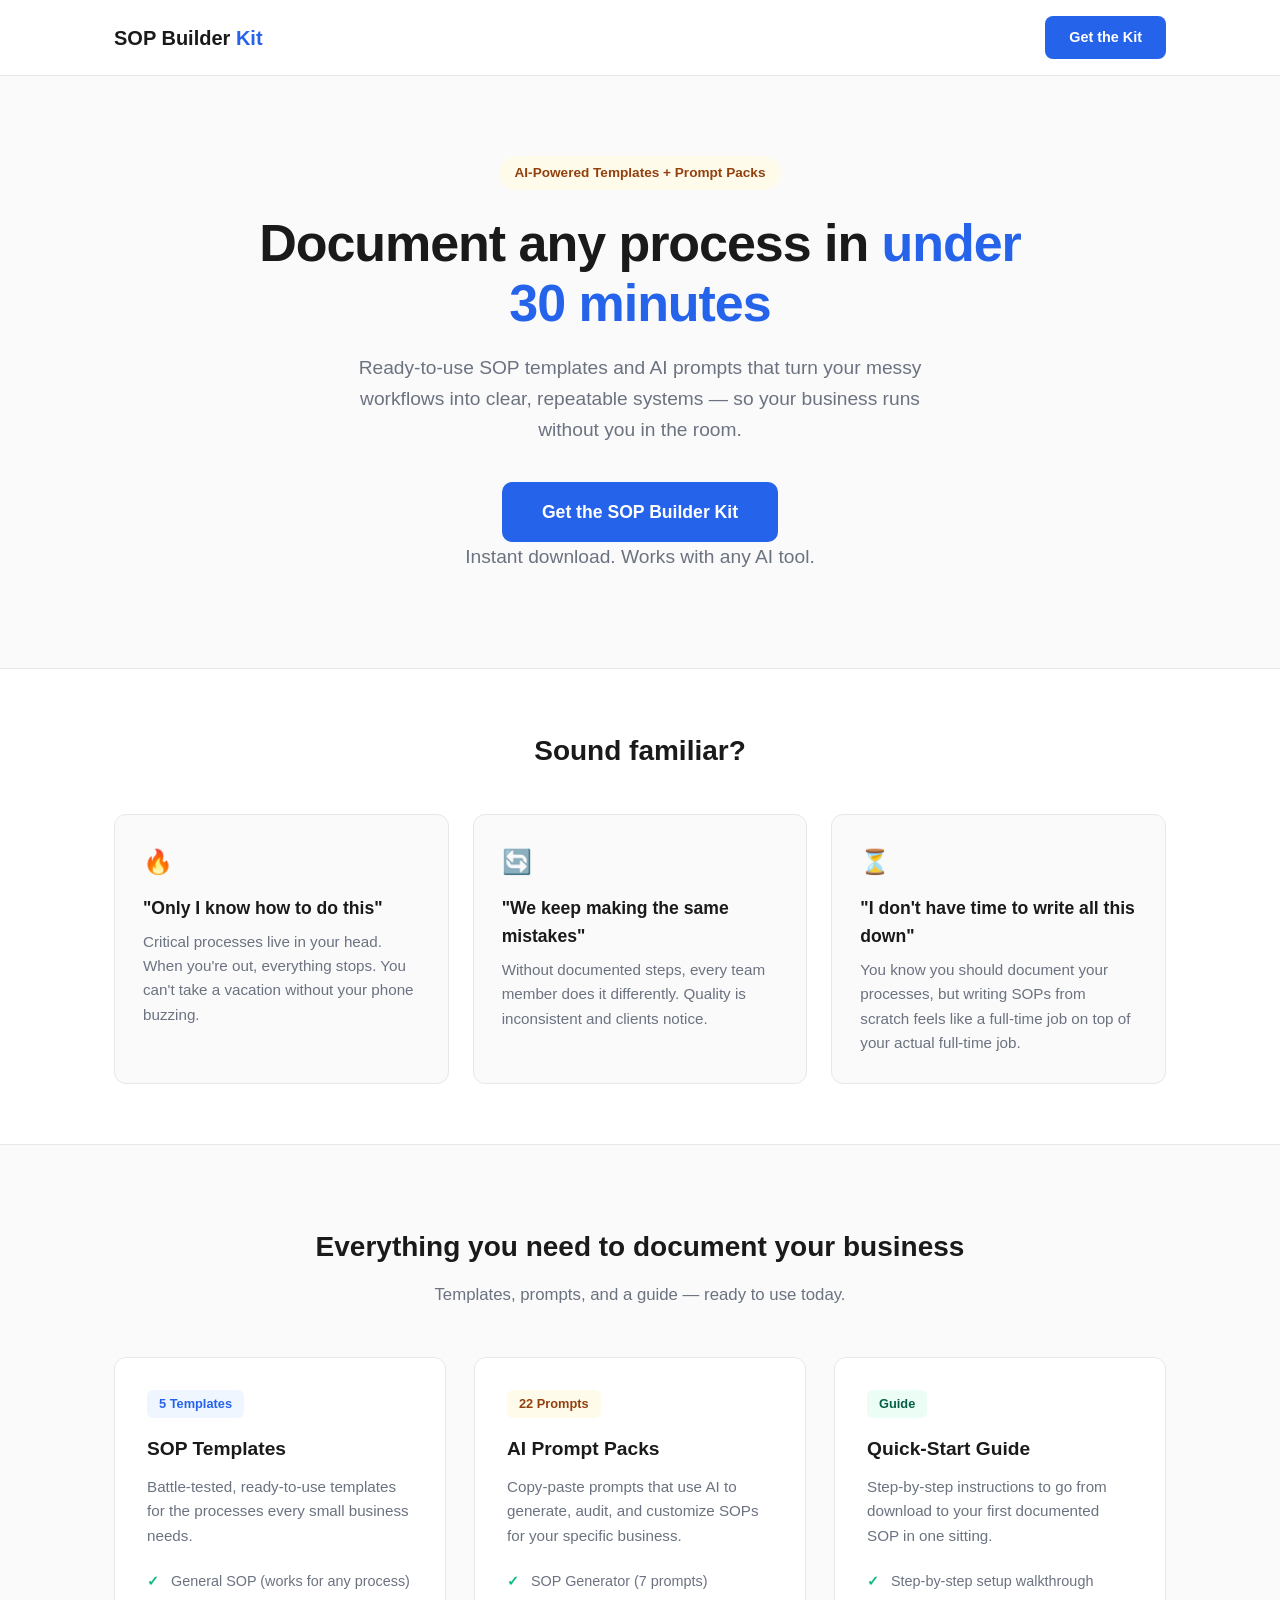
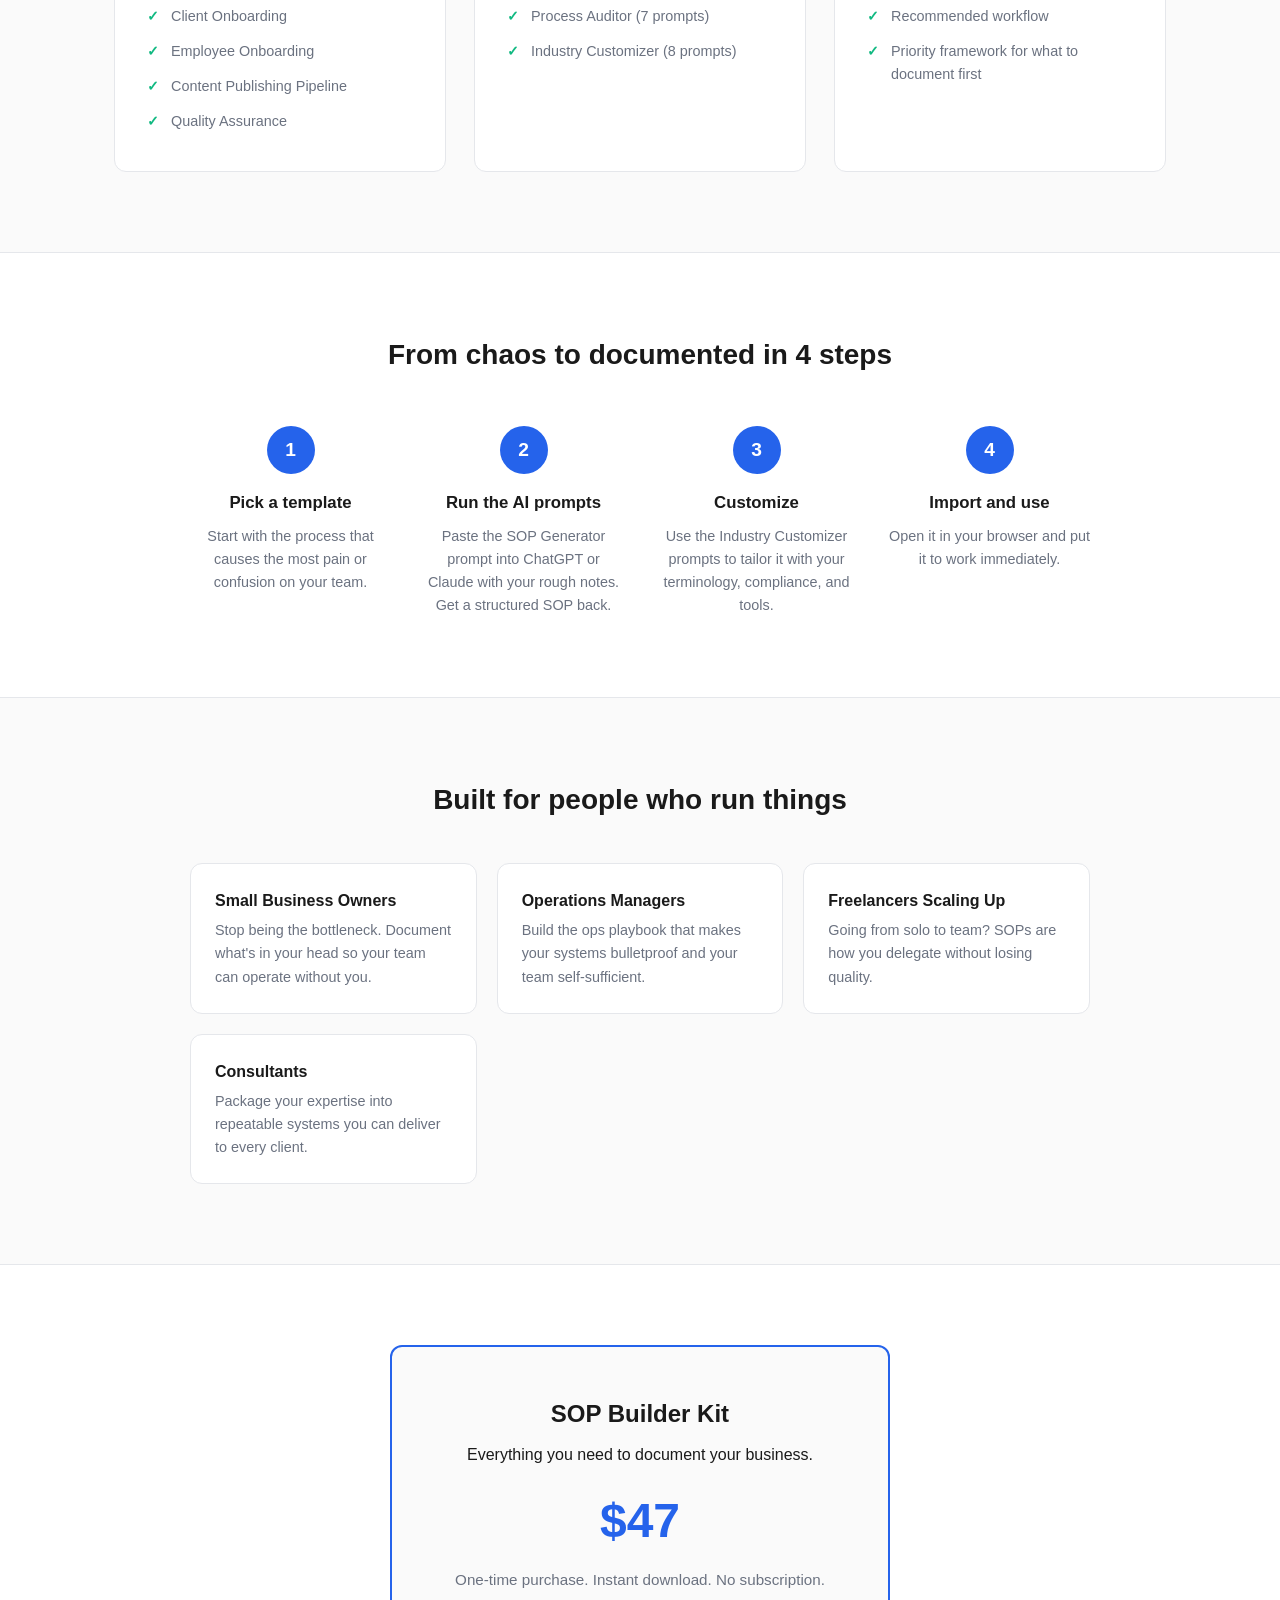
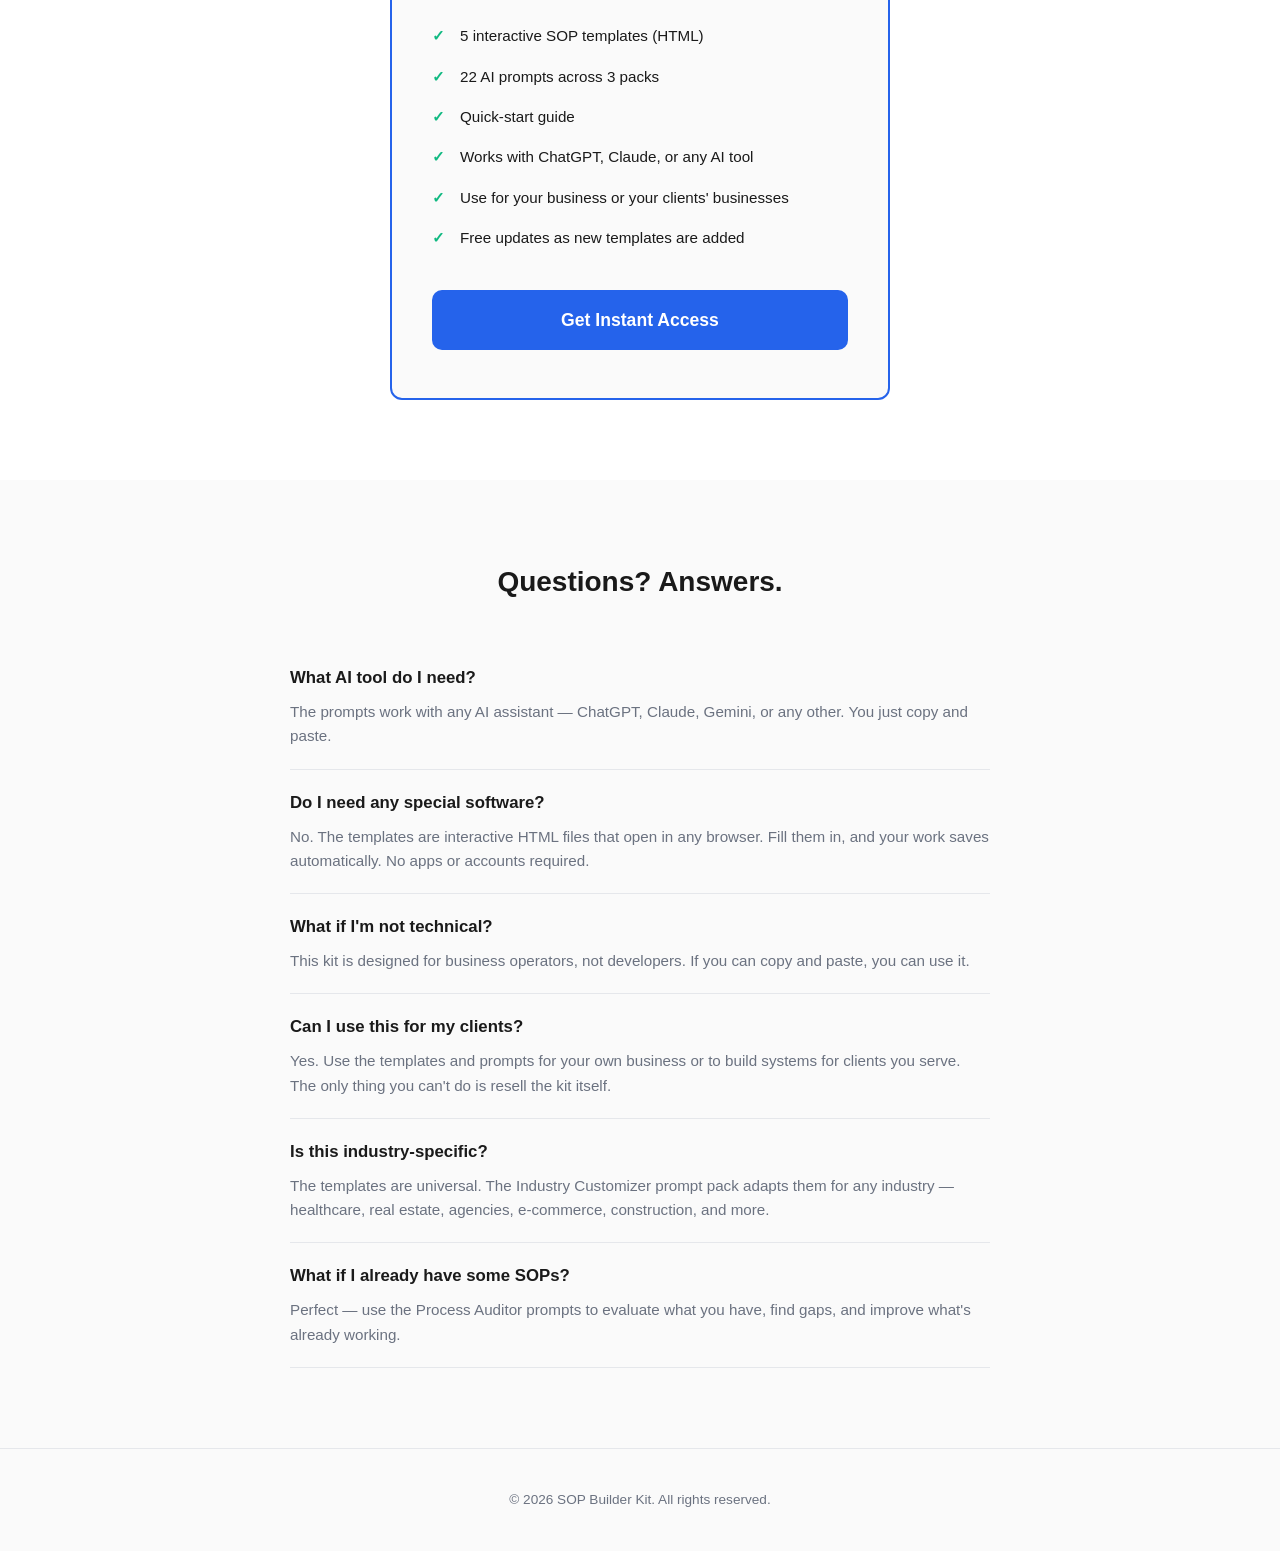
<file: landing-page/index.html>
<!DOCTYPE html>
<html lang="en">
<head>
  <meta charset="UTF-8">
  <meta name="viewport" content="width=device-width, initial-scale=1.0">
  <title>SOP Builder Kit — AI-Powered SOPs for Small Businesses</title>
  <meta name="description" content="Turn messy, undocumented processes into clear, repeatable SOPs in under 30 minutes. Templates, AI prompts, and systems for small business owners.">
  <link rel="stylesheet" href="styles.css">
</head>
<body>

  <header>
    <div class="container">
      <a href="#" class="logo">SOP Builder <span>Kit</span></a>
      <a href="https://YOUR-STORE.lemonsqueezy.com/checkout/buy/PRODUCT-ID" class="nav-cta">Get the Kit</a>
    </div>
  </header>

  <section class="hero">
    <div class="container">
      <div class="hero-badge">AI-Powered Templates + Prompt Packs</div>
      <h1>Document any process in <span class="highlight">under 30 minutes</span></h1>
      <p>Ready-to-use SOP templates and AI prompts that turn your messy workflows into clear, repeatable systems — so your business runs without you in the room.</p>
      <a href="https://YOUR-STORE.lemonsqueezy.com/checkout/buy/PRODUCT-ID" class="hero-cta">Get the SOP Builder Kit</a>
      <p class="hero-sub">Instant download. Works with any AI tool.</p>
    </div>
  </section>

  <section class="problem">
    <div class="container">
      <h2>Sound familiar?</h2>
      <div class="problem-grid">
        <div class="problem-card">
          <div class="icon">&#x1F525;</div>
          <h3>"Only I know how to do this"</h3>
          <p>Critical processes live in your head. When you're out, everything stops. You can't take a vacation without your phone buzzing.</p>
        </div>
        <div class="problem-card">
          <div class="icon">&#x1F504;</div>
          <h3>"We keep making the same mistakes"</h3>
          <p>Without documented steps, every team member does it differently. Quality is inconsistent and clients notice.</p>
        </div>
        <div class="problem-card">
          <div class="icon">&#x23F3;</div>
          <h3>"I don't have time to write all this down"</h3>
          <p>You know you should document your processes, but writing SOPs from scratch feels like a full-time job on top of your actual full-time job.</p>
        </div>
      </div>
    </div>
  </section>

  <section class="whats-inside">
    <div class="container">
      <h2>Everything you need to document your business</h2>
      <p class="subtitle">Templates, prompts, and a guide — ready to use today.</p>
      <div class="product-grid">
        <div class="product-card">
          <span class="tag tag-templates">5 Templates</span>
          <h3>SOP Templates</h3>
          <p>Battle-tested, ready-to-use templates for the processes every small business needs.</p>
          <ul>
            <li>General SOP (works for any process)</li>
            <li>Client Onboarding</li>
            <li>Employee Onboarding</li>
            <li>Content Publishing Pipeline</li>
            <li>Quality Assurance</li>
          </ul>
        </div>
        <div class="product-card">
          <span class="tag tag-prompts">22 Prompts</span>
          <h3>AI Prompt Packs</h3>
          <p>Copy-paste prompts that use AI to generate, audit, and customize SOPs for your specific business.</p>
          <ul>
            <li>SOP Generator (7 prompts)</li>
            <li>Process Auditor (7 prompts)</li>
            <li>Industry Customizer (8 prompts)</li>
          </ul>
        </div>
        <div class="product-card">
          <span class="tag tag-guide">Guide</span>
          <h3>Quick-Start Guide</h3>
          <p>Step-by-step instructions to go from download to your first documented SOP in one sitting.</p>
          <ul>
            <li>Step-by-step setup walkthrough</li>
            <li>Recommended workflow</li>
            <li>Priority framework for what to document first</li>
          </ul>
        </div>
      </div>
    </div>
  </section>

  <section class="how-it-works">
    <div class="container">
      <h2>From chaos to documented in 4 steps</h2>
      <div class="steps">
        <div class="step">
          <div class="step-number">1</div>
          <h3>Pick a template</h3>
          <p>Start with the process that causes the most pain or confusion on your team.</p>
        </div>
        <div class="step">
          <div class="step-number">2</div>
          <h3>Run the AI prompts</h3>
          <p>Paste the SOP Generator prompt into ChatGPT or Claude with your rough notes. Get a structured SOP back.</p>
        </div>
        <div class="step">
          <div class="step-number">3</div>
          <h3>Customize</h3>
          <p>Use the Industry Customizer prompts to tailor it with your terminology, compliance, and tools.</p>
        </div>
        <div class="step">
          <div class="step-number">4</div>
          <h3>Import and use</h3>
          <p>Open it in your browser and put it to work immediately.</p>
        </div>
      </div>
    </div>
  </section>

  <section class="audience">
    <div class="container">
      <h2>Built for people who run things</h2>
      <div class="audience-grid">
        <div class="audience-item">
          <h3>Small Business Owners</h3>
          <p>Stop being the bottleneck. Document what's in your head so your team can operate without you.</p>
        </div>
        <div class="audience-item">
          <h3>Operations Managers</h3>
          <p>Build the ops playbook that makes your systems bulletproof and your team self-sufficient.</p>
        </div>
        <div class="audience-item">
          <h3>Freelancers Scaling Up</h3>
          <p>Going from solo to team? SOPs are how you delegate without losing quality.</p>
        </div>
        <div class="audience-item">
          <h3>Consultants</h3>
          <p>Package your expertise into repeatable systems you can deliver to every client.</p>
        </div>
      </div>
    </div>
  </section>

  <section class="pricing" id="pricing">
    <div class="container">
      <div class="pricing-card">
        <h2>SOP Builder Kit</h2>
        <p>Everything you need to document your business.</p>
        <div class="price">$47</div>
        <p class="price-note">One-time purchase. Instant download. No subscription.</p>
        <ul>
          <li>5 interactive SOP templates (HTML)</li>
          <li>22 AI prompts across 3 packs</li>
          <li>Quick-start guide</li>
          <li>Works with ChatGPT, Claude, or any AI tool</li>
          <li>Use for your business or your clients' businesses</li>
          <li>Free updates as new templates are added</li>
        </ul>
        <a href="https://YOUR-STORE.lemonsqueezy.com/checkout/buy/PRODUCT-ID" class="pricing-cta">Get Instant Access</a>
      </div>
    </div>
  </section>

  <section class="faq">
    <div class="container">
      <h2>Questions? Answers.</h2>
      <div class="faq-list">
        <div class="faq-item">
          <h3>What AI tool do I need?</h3>
          <p>The prompts work with any AI assistant — ChatGPT, Claude, Gemini, or any other. You just copy and paste.</p>
        </div>
        <div class="faq-item">
          <h3>Do I need any special software?</h3>
          <p>No. The templates are interactive HTML files that open in any browser. Fill them in, and your work saves automatically. No apps or accounts required.</p>
        </div>
        <div class="faq-item">
          <h3>What if I'm not technical?</h3>
          <p>This kit is designed for business operators, not developers. If you can copy and paste, you can use it.</p>
        </div>
        <div class="faq-item">
          <h3>Can I use this for my clients?</h3>
          <p>Yes. Use the templates and prompts for your own business or to build systems for clients you serve. The only thing you can't do is resell the kit itself.</p>
        </div>
        <div class="faq-item">
          <h3>Is this industry-specific?</h3>
          <p>The templates are universal. The Industry Customizer prompt pack adapts them for any industry — healthcare, real estate, agencies, e-commerce, construction, and more.</p>
        </div>
        <div class="faq-item">
          <h3>What if I already have some SOPs?</h3>
          <p>Perfect — use the Process Auditor prompts to evaluate what you have, find gaps, and improve what's already working.</p>
        </div>
      </div>
    </div>
  </section>

  <footer>
    <div class="container">
      <p>&copy; 2026 SOP Builder Kit. All rights reserved.</p>
    </div>
  </footer>

</body>
</html>
</file>
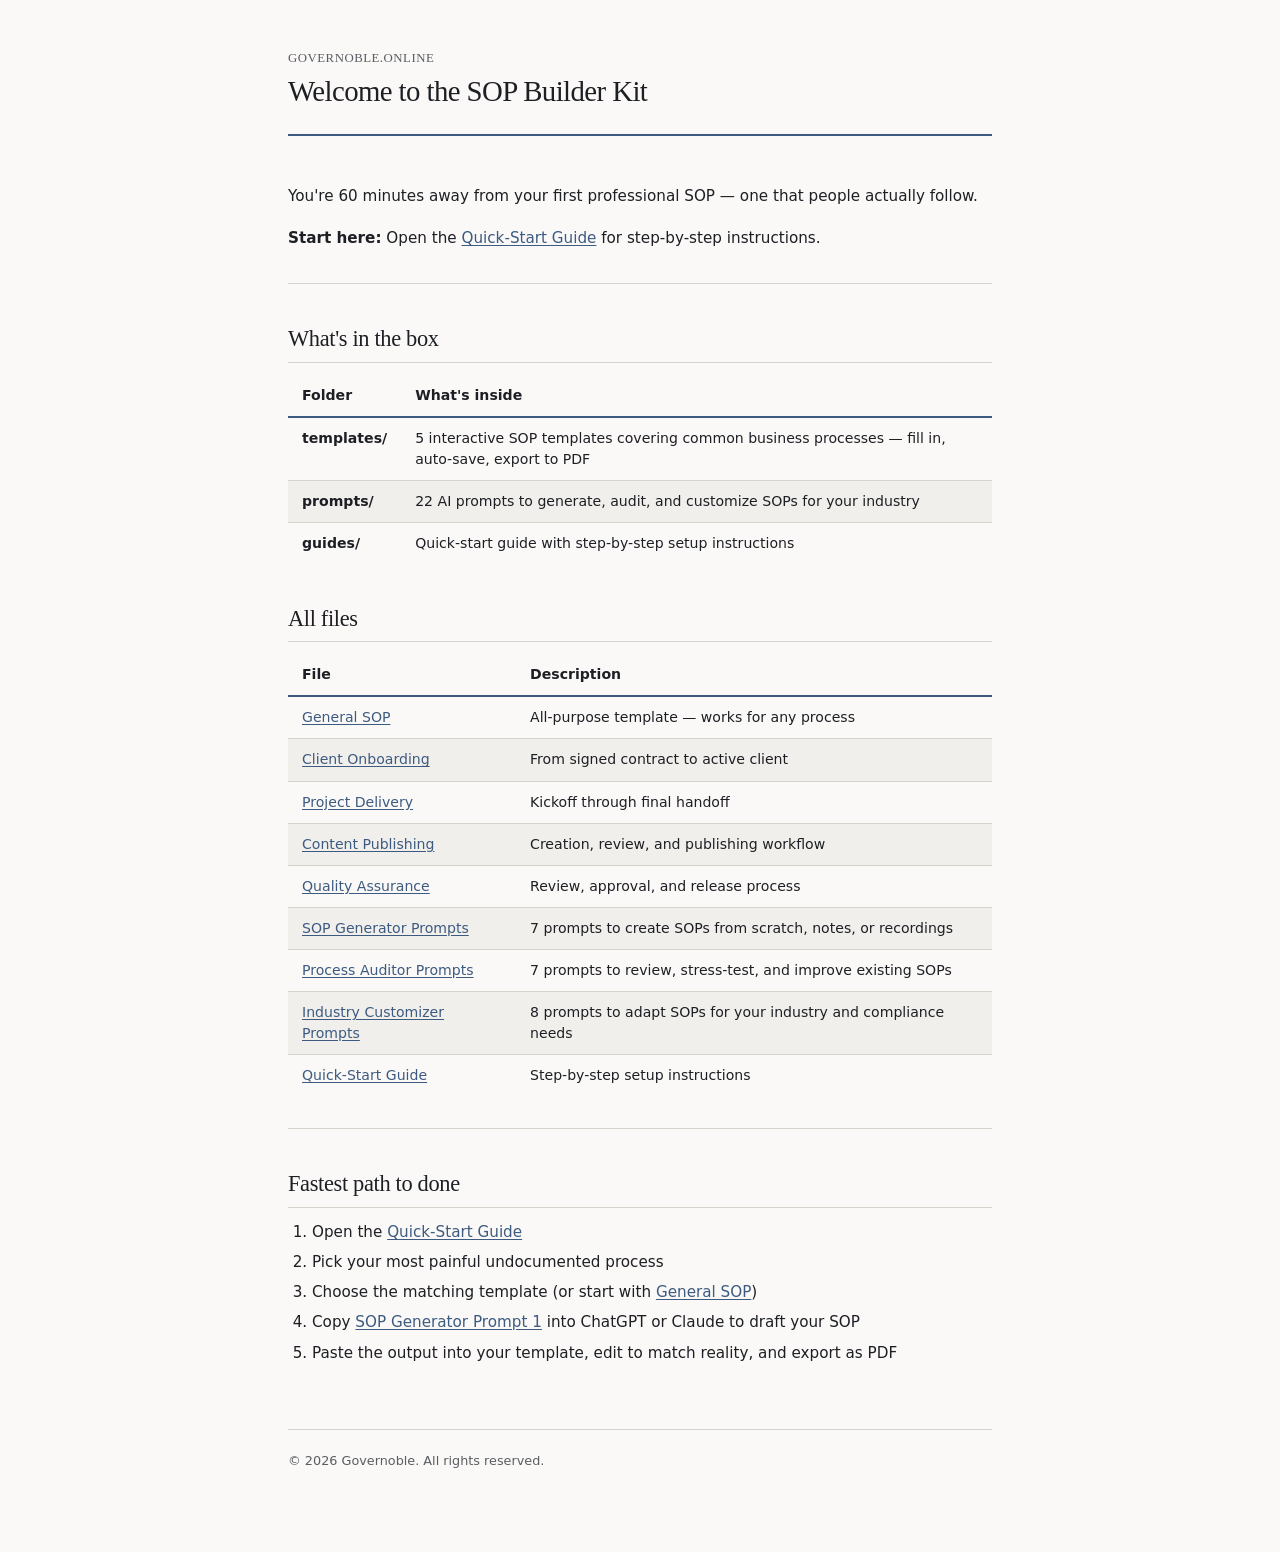
<file: START-HERE.html>
<!DOCTYPE html>
<html lang="en">
<head>
  <meta charset="UTF-8">
  <meta name="viewport" content="width=device-width, initial-scale=1.0">
  <title>Welcome — SOP Builder Kit</title>
  <style>
:root {
  --ink: #141821; --ground: #faf9f7; --paper: #fff; --steel: #3d5a80; --coral: #d96b4e;
  --text: #1d1f24; --text-muted: #5a5d63; --border: #d6d3cc; --code-bg: #f0efeb;
  --quote-border: #d96b4e; --quote-bg: #fdf6f3;
  --font-display: Georgia, 'Noto Serif', 'Times New Roman', serif;
  --font-body: -apple-system, 'Segoe UI', system-ui, Roboto, Helvetica, Arial, sans-serif;
  --max-w: 760px;
}
@media (prefers-color-scheme: dark) {
  :root {
    --ink: #edece8; --ground: #111520; --paper: #1a1f2e; --steel: #7ba4d4; --coral: #e0845f;
    --text: #dddbd7; --text-muted: #8a8d94; --border: #2a2f3d; --code-bg: #161b28;
    --quote-border: #e0845f; --quote-bg: #1e1a17;
  }
}
*, *::before, *::after { margin: 0; padding: 0; box-sizing: border-box; }
body { font-family: var(--font-body); color: var(--text); background: var(--ground); line-height: 1.7; -webkit-font-smoothing: antialiased; max-width: var(--max-w); margin: 0 auto; padding: 48px 28px 80px; }
h1 { font-family: var(--font-display); font-size: 1.8rem; font-weight: 400; letter-spacing: -0.02em; margin: 48px 0 16px; line-height: 1.25; }
h2 { font-family: var(--font-display); font-size: 1.4rem; font-weight: 400; letter-spacing: -0.015em; margin: 40px 0 12px; padding-bottom: 8px; border-bottom: 1px solid var(--border); line-height: 1.3; }
p { margin: 0 0 16px; font-size: 0.95rem; }
hr { border: none; border-top: 1px solid var(--border); margin: 32px 0; }
ol { margin: 0 0 16px; padding-left: 24px; font-size: 0.95rem; }
li { margin-bottom: 6px; line-height: 1.6; }
a { color: var(--steel); text-decoration: underline; text-underline-offset: 2px; }
a:hover { color: var(--coral); }
.product-header { margin-bottom: 48px; padding-bottom: 24px; border-bottom: 2px solid var(--steel); }
.product-header .brand { font-family: var(--font-display); font-size: 0.8rem; color: var(--text-muted); letter-spacing: 0.04em; text-transform: uppercase; margin-bottom: 4px; }
.product-header h1 { margin: 0; }
.table-wrap { overflow-x: auto; margin: 0 0 20px; }
table { width: 100%; border-collapse: collapse; font-size: 0.88rem; line-height: 1.5; }
thead th { text-align: left; font-weight: 700; padding: 10px 14px; border-bottom: 2px solid var(--steel); white-space: nowrap; }
tbody td { padding: 10px 14px; border-bottom: 1px solid var(--border); vertical-align: top; }
tbody tr:last-child td { border-bottom: none; }
tbody tr:nth-child(even) { background: var(--code-bg); }
.product-footer { margin-top: 64px; padding-top: 20px; border-top: 1px solid var(--border); font-size: 0.8rem; color: var(--text-muted); }
@media print { body { background: #fff; color: #000; max-width: none; padding: 0; } a { color: #000; } .product-header { border-bottom-color: #000; } }
@media (max-width: 480px) { body { padding: 24px 16px 48px; } h1 { font-size: 1.5rem; } h2 { font-size: 1.2rem; } }
  </style>
</head>
<body>

  <div class="product-header">
    <div class="brand">Governoble.online</div>
    <h1>Welcome to the SOP Builder Kit</h1>
  </div>

  <p>You're 60 minutes away from your first professional SOP — one that people actually follow.</p>

  <p><strong>Start here:</strong> Open the <a href="guides/quick-start.html">Quick-Start Guide</a> for step-by-step instructions.</p>

  <hr>

  <h2>What's in the box</h2>

  <div class="table-wrap">
    <table>
      <thead>
        <tr><th>Folder</th><th>What's inside</th></tr>
      </thead>
      <tbody>
        <tr><td><strong>templates/</strong></td><td>5 interactive SOP templates covering common business processes — fill in, auto-save, export to PDF</td></tr>
        <tr><td><strong>prompts/</strong></td><td>22 AI prompts to generate, audit, and customize SOPs for your industry</td></tr>
        <tr><td><strong>guides/</strong></td><td>Quick-start guide with step-by-step setup instructions</td></tr>
      </tbody>
    </table>
  </div>

  <h2>All files</h2>

  <div class="table-wrap">
    <table>
      <thead>
        <tr><th>File</th><th>Description</th></tr>
      </thead>
      <tbody>
        <tr><td><a href="templates/01-general-sop.html">General SOP</a></td><td>All-purpose template — works for any process</td></tr>
        <tr><td><a href="templates/02-client-onboarding.html">Client Onboarding</a></td><td>From signed contract to active client</td></tr>
        <tr><td><a href="templates/03-project-delivery.html">Project Delivery</a></td><td>Kickoff through final handoff</td></tr>
        <tr><td><a href="templates/04-content-publishing.html">Content Publishing</a></td><td>Creation, review, and publishing workflow</td></tr>
        <tr><td><a href="templates/05-quality-assurance.html">Quality Assurance</a></td><td>Review, approval, and release process</td></tr>
        <tr><td><a href="prompts/sop-generator.html">SOP Generator Prompts</a></td><td>7 prompts to create SOPs from scratch, notes, or recordings</td></tr>
        <tr><td><a href="prompts/process-auditor.html">Process Auditor Prompts</a></td><td>7 prompts to review, stress-test, and improve existing SOPs</td></tr>
        <tr><td><a href="prompts/industry-customizer.html">Industry Customizer Prompts</a></td><td>8 prompts to adapt SOPs for your industry and compliance needs</td></tr>
        <tr><td><a href="guides/quick-start.html">Quick-Start Guide</a></td><td>Step-by-step setup instructions</td></tr>
      </tbody>
    </table>
  </div>

  <hr>

  <h2>Fastest path to done</h2>

  <ol>
    <li>Open the <a href="guides/quick-start.html">Quick-Start Guide</a></li>
    <li>Pick your most painful undocumented process</li>
    <li>Choose the matching template (or start with <a href="templates/01-general-sop.html">General SOP</a>)</li>
    <li>Copy <a href="prompts/sop-generator.html">SOP Generator Prompt 1</a> into ChatGPT or Claude to draft your SOP</li>
    <li>Paste the output into your template, edit to match reality, and export as PDF</li>
  </ol>

  <div class="product-footer">
    &copy; 2026 Governoble. All rights reserved.
  </div>

</body>
</html>
</file>
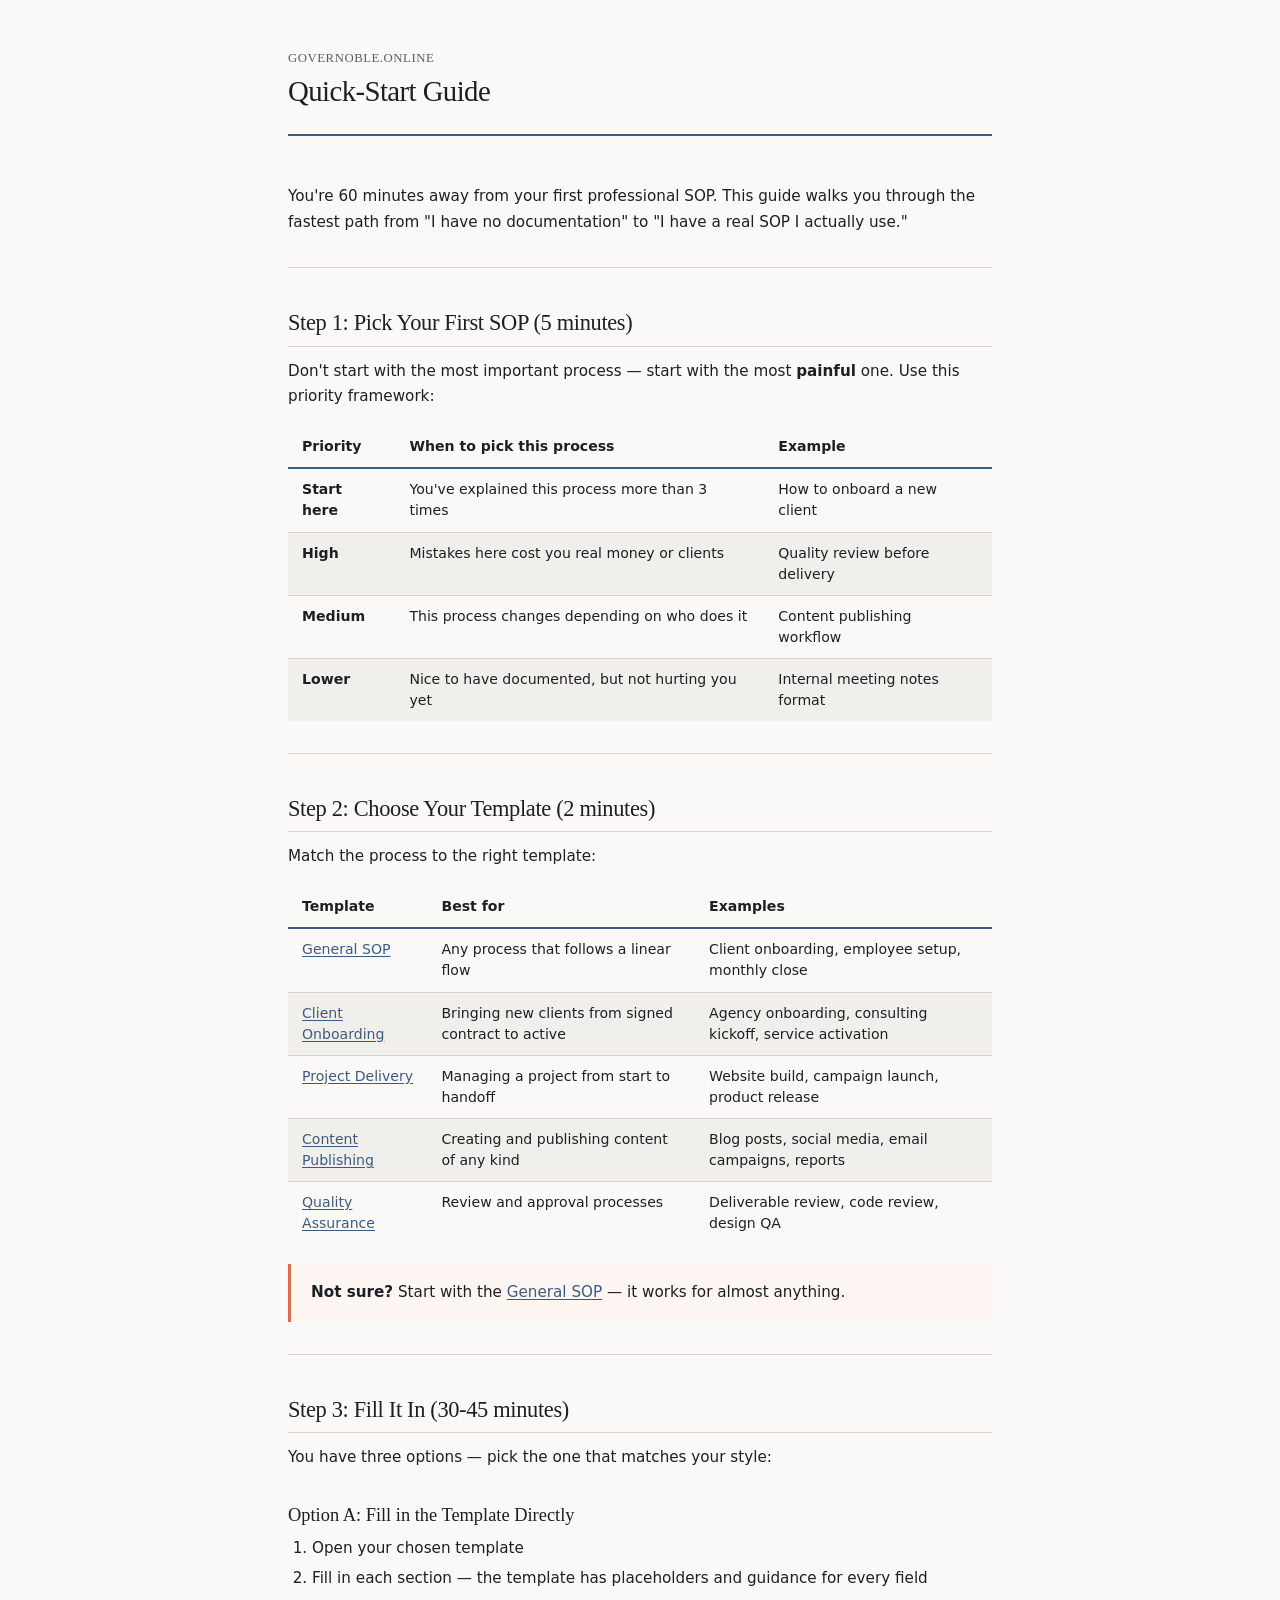
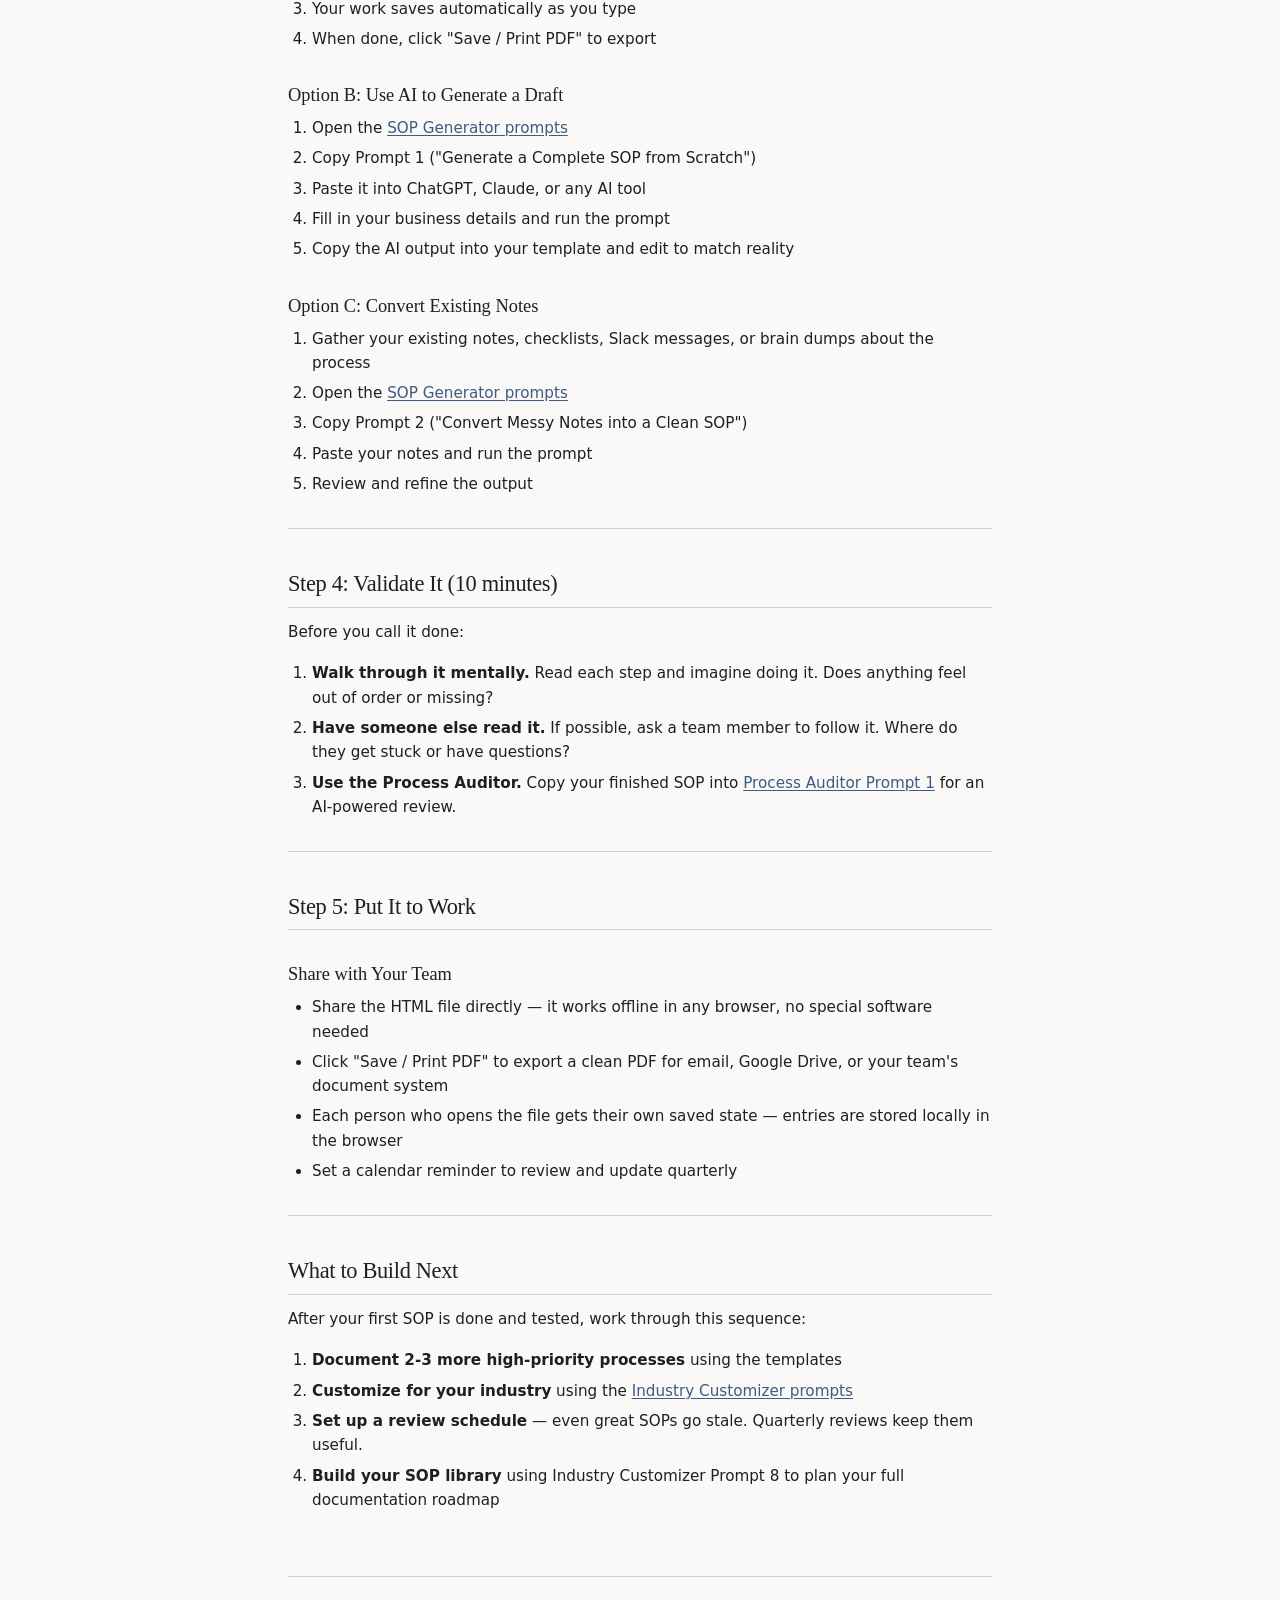
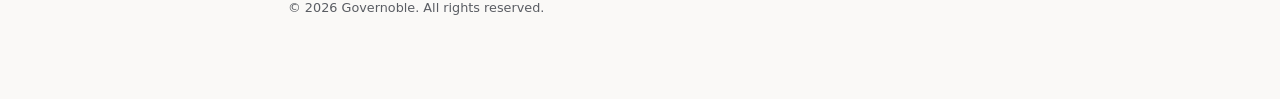
<file: guides/quick-start.html>
<!DOCTYPE html>
<html lang="en">
<head>
  <meta charset="UTF-8">
  <meta name="viewport" content="width=device-width, initial-scale=1.0">
  <title>Quick-Start Guide — SOP Builder Kit</title>
  <style>
:root {
  --ink: #141821; --ground: #faf9f7; --paper: #fff; --steel: #3d5a80; --coral: #d96b4e;
  --text: #1d1f24; --text-muted: #5a5d63; --border: #d6d3cc; --code-bg: #f0efeb;
  --quote-border: #d96b4e; --quote-bg: #fdf6f3;
  --font-display: Georgia, 'Noto Serif', 'Times New Roman', serif;
  --font-body: -apple-system, 'Segoe UI', system-ui, Roboto, Helvetica, Arial, sans-serif;
  --font-mono: 'Cascadia Code', 'SF Mono', SFMono-Regular, Consolas, 'Liberation Mono', monospace;
  --max-w: 760px;
}
@media (prefers-color-scheme: dark) {
  :root {
    --ink: #edece8; --ground: #111520; --paper: #1a1f2e; --steel: #7ba4d4; --coral: #e0845f;
    --text: #dddbd7; --text-muted: #8a8d94; --border: #2a2f3d; --code-bg: #161b28;
    --quote-border: #e0845f; --quote-bg: #1e1a17;
  }
}
*, *::before, *::after { margin: 0; padding: 0; box-sizing: border-box; }
body { font-family: var(--font-body); color: var(--text); background: var(--ground); line-height: 1.7; -webkit-font-smoothing: antialiased; max-width: var(--max-w); margin: 0 auto; padding: 48px 28px 80px; }
h1 { font-family: var(--font-display); font-size: 1.8rem; font-weight: 400; letter-spacing: -0.02em; margin: 48px 0 16px; line-height: 1.25; }
h2 { font-family: var(--font-display); font-size: 1.4rem; font-weight: 400; letter-spacing: -0.015em; margin: 40px 0 12px; padding-bottom: 8px; border-bottom: 1px solid var(--border); line-height: 1.3; }
h3 { font-family: var(--font-display); font-size: 1.15rem; font-weight: 400; margin: 32px 0 8px; line-height: 1.35; }
p { margin: 0 0 16px; font-size: 0.95rem; }
hr { border: none; border-top: 1px solid var(--border); margin: 32px 0; }
ul, ol { margin: 0 0 16px; padding-left: 24px; font-size: 0.95rem; }
li { margin-bottom: 6px; line-height: 1.6; }
em { font-style: italic; }
a { color: var(--steel); text-decoration: underline; text-underline-offset: 2px; }
a:hover { color: var(--coral); }
blockquote { border-left: 3px solid var(--quote-border); background: var(--quote-bg); padding: 16px 20px; margin: 0 0 20px; border-radius: 0 4px 4px 0; font-size: 0.92rem; }
blockquote p:last-child { margin-bottom: 0; }
pre { background: var(--code-bg); padding: 20px 24px; border-radius: 4px; overflow-x: auto; margin: 0 0 20px; font-size: 0.85rem; line-height: 1.6; white-space: pre-wrap; word-wrap: break-word; }
code { font-family: var(--font-mono); font-size: 0.85em; background: var(--code-bg); padding: 2px 6px; border-radius: 3px; }
pre code { background: none; padding: 0; font-size: inherit; }
.product-header { margin-bottom: 48px; padding-bottom: 24px; border-bottom: 2px solid var(--steel); }
.product-header .brand { font-family: var(--font-display); font-size: 0.8rem; color: var(--text-muted); letter-spacing: 0.04em; text-transform: uppercase; margin-bottom: 4px; }
.product-header h1 { margin: 0; }
.table-wrap { overflow-x: auto; margin: 0 0 20px; }
table { width: 100%; border-collapse: collapse; font-size: 0.88rem; line-height: 1.5; }
thead th { text-align: left; font-weight: 700; padding: 10px 14px; border-bottom: 2px solid var(--steel); white-space: nowrap; }
tbody td { padding: 10px 14px; border-bottom: 1px solid var(--border); vertical-align: top; }
tbody tr:last-child td { border-bottom: none; }
tbody tr:nth-child(even) { background: var(--code-bg); }
.product-footer { margin-top: 64px; padding-top: 20px; border-top: 1px solid var(--border); font-size: 0.8rem; color: var(--text-muted); }
@media print { body { background: #fff; color: #000; max-width: none; padding: 0; } a { color: #000; } pre { background: #f5f5f5; } .product-header { border-bottom-color: #000; } }
@media (max-width: 480px) { body { padding: 24px 16px 48px; } h1 { font-size: 1.5rem; } h2 { font-size: 1.2rem; } pre { padding: 16px; font-size: 0.82rem; } }
  </style>
</head>
<body>

  <div class="product-header">
    <div class="brand">Governoble.online</div>
    <h1>Quick-Start Guide</h1>
  </div>

  <p>You're 60 minutes away from your first professional SOP. This guide walks you through the fastest path from "I have no documentation" to "I have a real SOP I actually use."</p>

  <hr>

  <h2>Step 1: Pick Your First SOP (5 minutes)</h2>

  <p>Don't start with the most important process — start with the most <strong>painful</strong> one. Use this priority framework:</p>

  <div class="table-wrap">
    <table>
      <thead><tr><th>Priority</th><th>When to pick this process</th><th>Example</th></tr></thead>
      <tbody>
        <tr><td><strong>Start here</strong></td><td>You've explained this process more than 3 times</td><td>How to onboard a new client</td></tr>
        <tr><td><strong>High</strong></td><td>Mistakes here cost you real money or clients</td><td>Quality review before delivery</td></tr>
        <tr><td><strong>Medium</strong></td><td>This process changes depending on who does it</td><td>Content publishing workflow</td></tr>
        <tr><td><strong>Lower</strong></td><td>Nice to have documented, but not hurting you yet</td><td>Internal meeting notes format</td></tr>
      </tbody>
    </table>
  </div>

  <hr>

  <h2>Step 2: Choose Your Template (2 minutes)</h2>

  <p>Match the process to the right template:</p>

  <div class="table-wrap">
    <table>
      <thead><tr><th>Template</th><th>Best for</th><th>Examples</th></tr></thead>
      <tbody>
        <tr><td><a href="../templates/01-general-sop.html">General SOP</a></td><td>Any process that follows a linear flow</td><td>Client onboarding, employee setup, monthly close</td></tr>
        <tr><td><a href="../templates/02-client-onboarding.html">Client Onboarding</a></td><td>Bringing new clients from signed contract to active</td><td>Agency onboarding, consulting kickoff, service activation</td></tr>
        <tr><td><a href="../templates/03-project-delivery.html">Project Delivery</a></td><td>Managing a project from start to handoff</td><td>Website build, campaign launch, product release</td></tr>
        <tr><td><a href="../templates/04-content-publishing.html">Content Publishing</a></td><td>Creating and publishing content of any kind</td><td>Blog posts, social media, email campaigns, reports</td></tr>
        <tr><td><a href="../templates/05-quality-assurance.html">Quality Assurance</a></td><td>Review and approval processes</td><td>Deliverable review, code review, design QA</td></tr>
      </tbody>
    </table>
  </div>

  <blockquote>
    <p><strong>Not sure?</strong> Start with the <a href="../templates/01-general-sop.html">General SOP</a> — it works for almost anything.</p>
  </blockquote>

  <hr>

  <h2>Step 3: Fill It In (30-45 minutes)</h2>

  <p>You have three options — pick the one that matches your style:</p>

  <h3>Option A: Fill in the Template Directly</h3>
  <ol>
    <li>Open your chosen template</li>
    <li>Fill in each section — the template has placeholders and guidance for every field</li>
    <li>Your work saves automatically as you type</li>
    <li>When done, click "Save / Print PDF" to export</li>
  </ol>

  <h3>Option B: Use AI to Generate a Draft</h3>
  <ol>
    <li>Open the <a href="../prompts/sop-generator.html">SOP Generator prompts</a></li>
    <li>Copy Prompt 1 ("Generate a Complete SOP from Scratch")</li>
    <li>Paste it into ChatGPT, Claude, or any AI tool</li>
    <li>Fill in your business details and run the prompt</li>
    <li>Copy the AI output into your template and edit to match reality</li>
  </ol>

  <h3>Option C: Convert Existing Notes</h3>
  <ol>
    <li>Gather your existing notes, checklists, Slack messages, or brain dumps about the process</li>
    <li>Open the <a href="../prompts/sop-generator.html">SOP Generator prompts</a></li>
    <li>Copy Prompt 2 ("Convert Messy Notes into a Clean SOP")</li>
    <li>Paste your notes and run the prompt</li>
    <li>Review and refine the output</li>
  </ol>

  <hr>

  <h2>Step 4: Validate It (10 minutes)</h2>

  <p>Before you call it done:</p>

  <ol>
    <li><strong>Walk through it mentally.</strong> Read each step and imagine doing it. Does anything feel out of order or missing?</li>
    <li><strong>Have someone else read it.</strong> If possible, ask a team member to follow it. Where do they get stuck or have questions?</li>
    <li><strong>Use the Process Auditor.</strong> Copy your finished SOP into <a href="../prompts/process-auditor.html">Process Auditor Prompt 1</a> for an AI-powered review.</li>
  </ol>

  <hr>

  <h2>Step 5: Put It to Work</h2>

  <h3>Share with Your Team</h3>
  <ul>
    <li>Share the HTML file directly — it works offline in any browser, no special software needed</li>
    <li>Click "Save / Print PDF" to export a clean PDF for email, Google Drive, or your team's document system</li>
    <li>Each person who opens the file gets their own saved state — entries are stored locally in the browser</li>
    <li>Set a calendar reminder to review and update quarterly</li>
  </ul>

  <hr>

  <h2>What to Build Next</h2>

  <p>After your first SOP is done and tested, work through this sequence:</p>

  <ol>
    <li><strong>Document 2-3 more high-priority processes</strong> using the templates</li>
    <li><strong>Customize for your industry</strong> using the <a href="../prompts/industry-customizer.html">Industry Customizer prompts</a></li>
    <li><strong>Set up a review schedule</strong> — even great SOPs go stale. Quarterly reviews keep them useful.</li>
    <li><strong>Build your SOP library</strong> using Industry Customizer Prompt 8 to plan your full documentation roadmap</li>
  </ol>

  <div class="product-footer">
    &copy; 2026 Governoble. All rights reserved.
  </div>

</body>
</html>
</file>
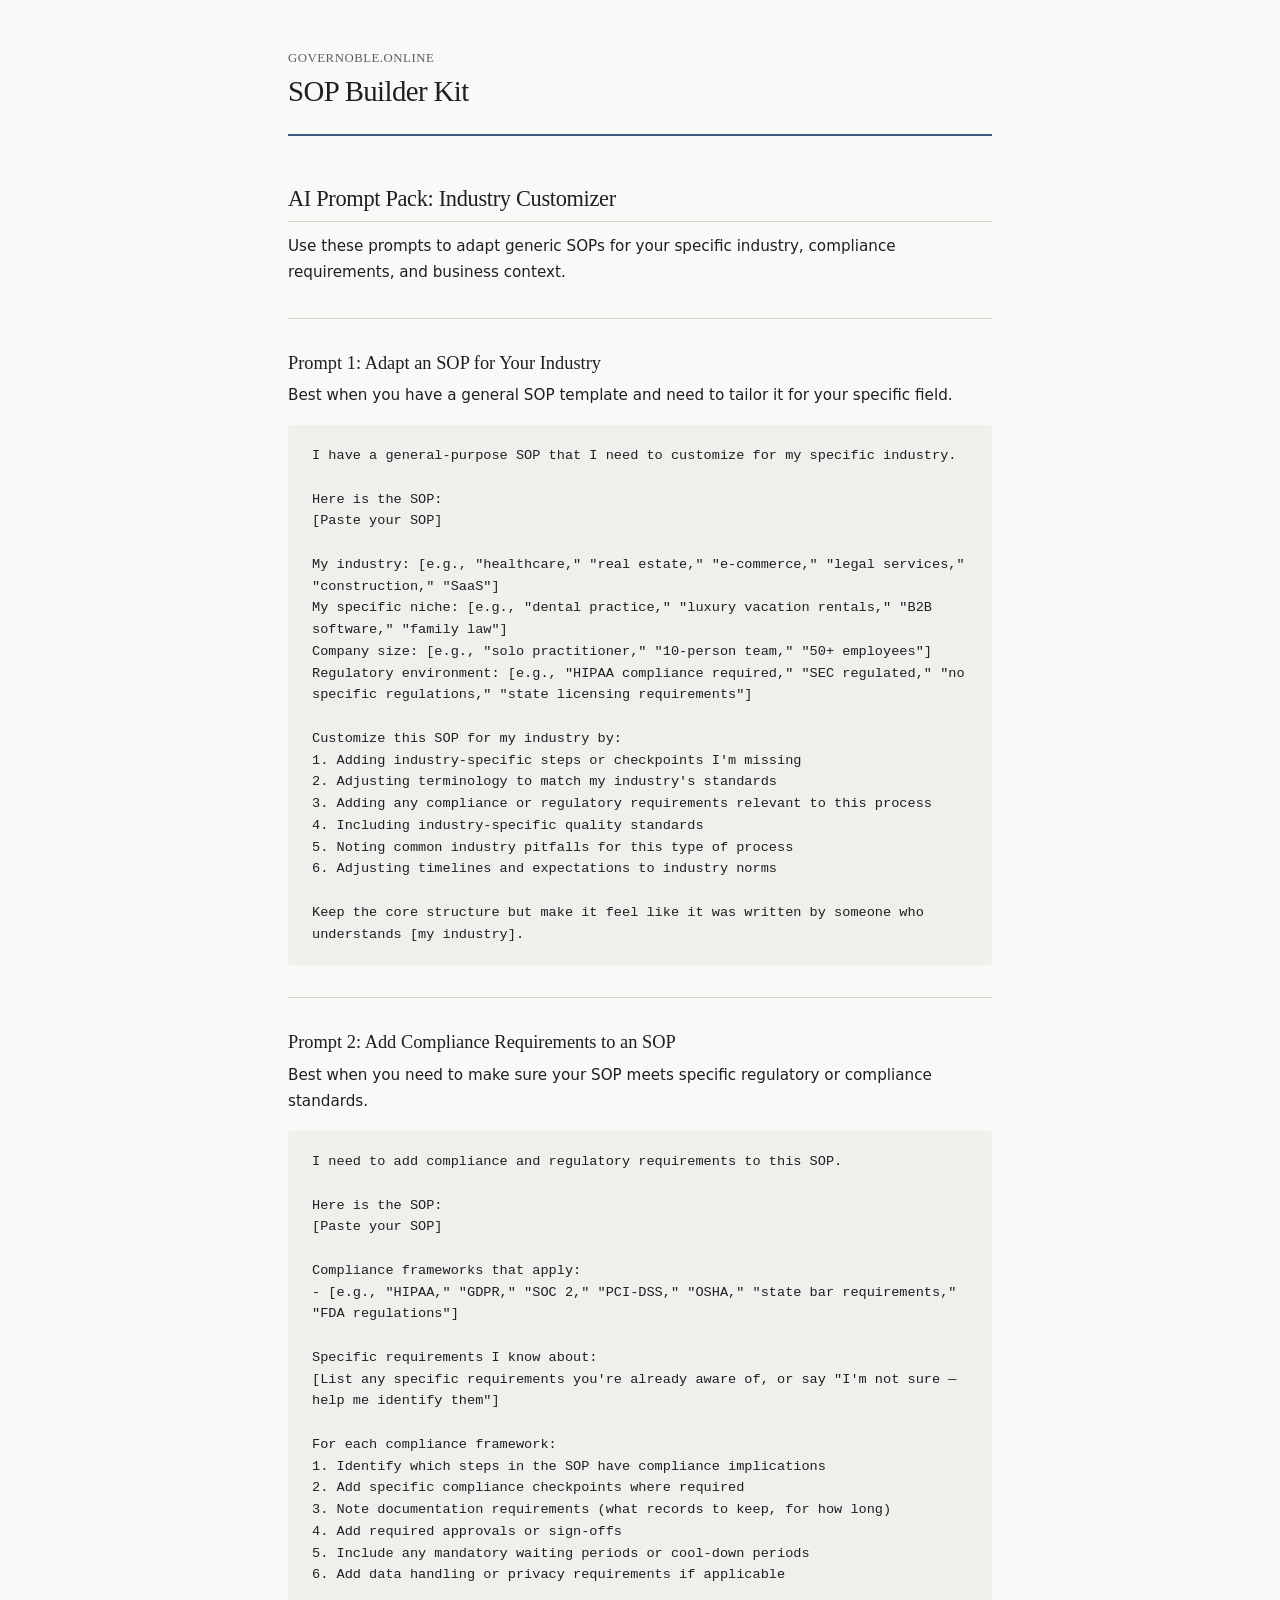
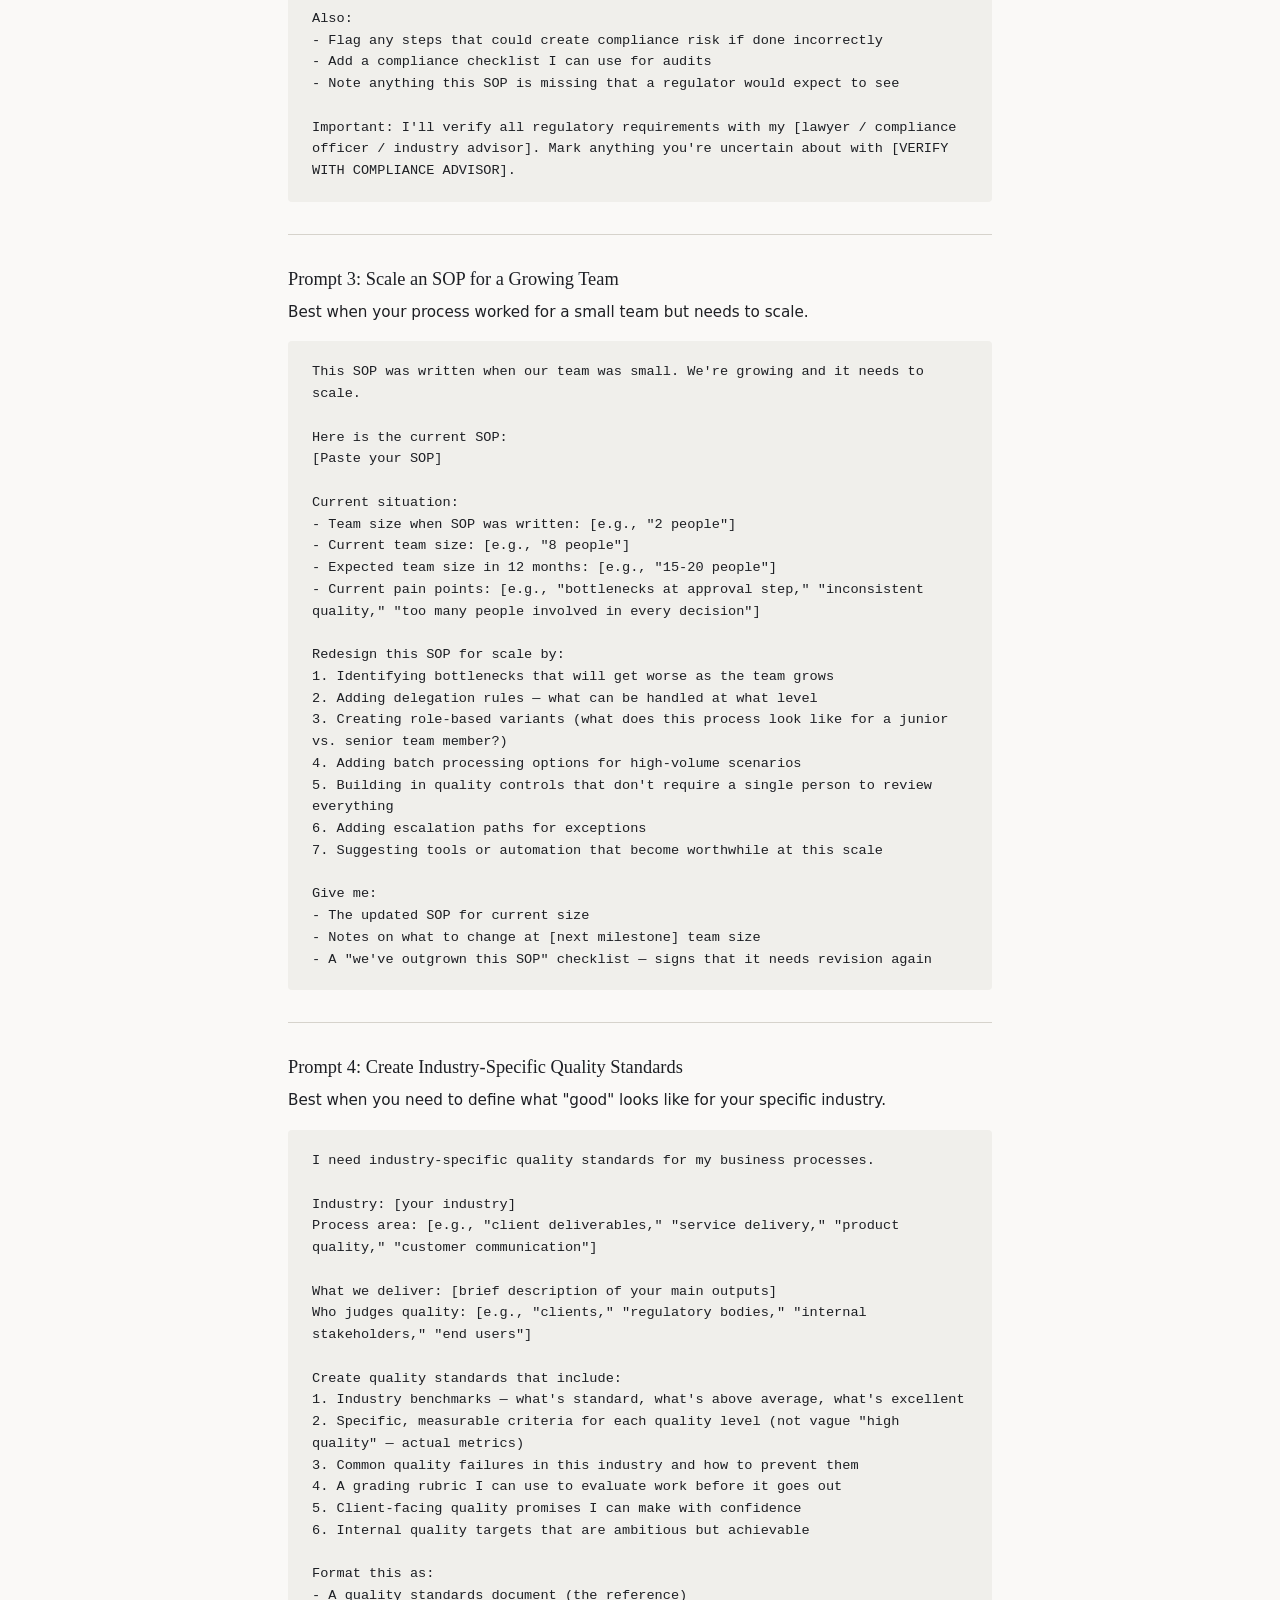
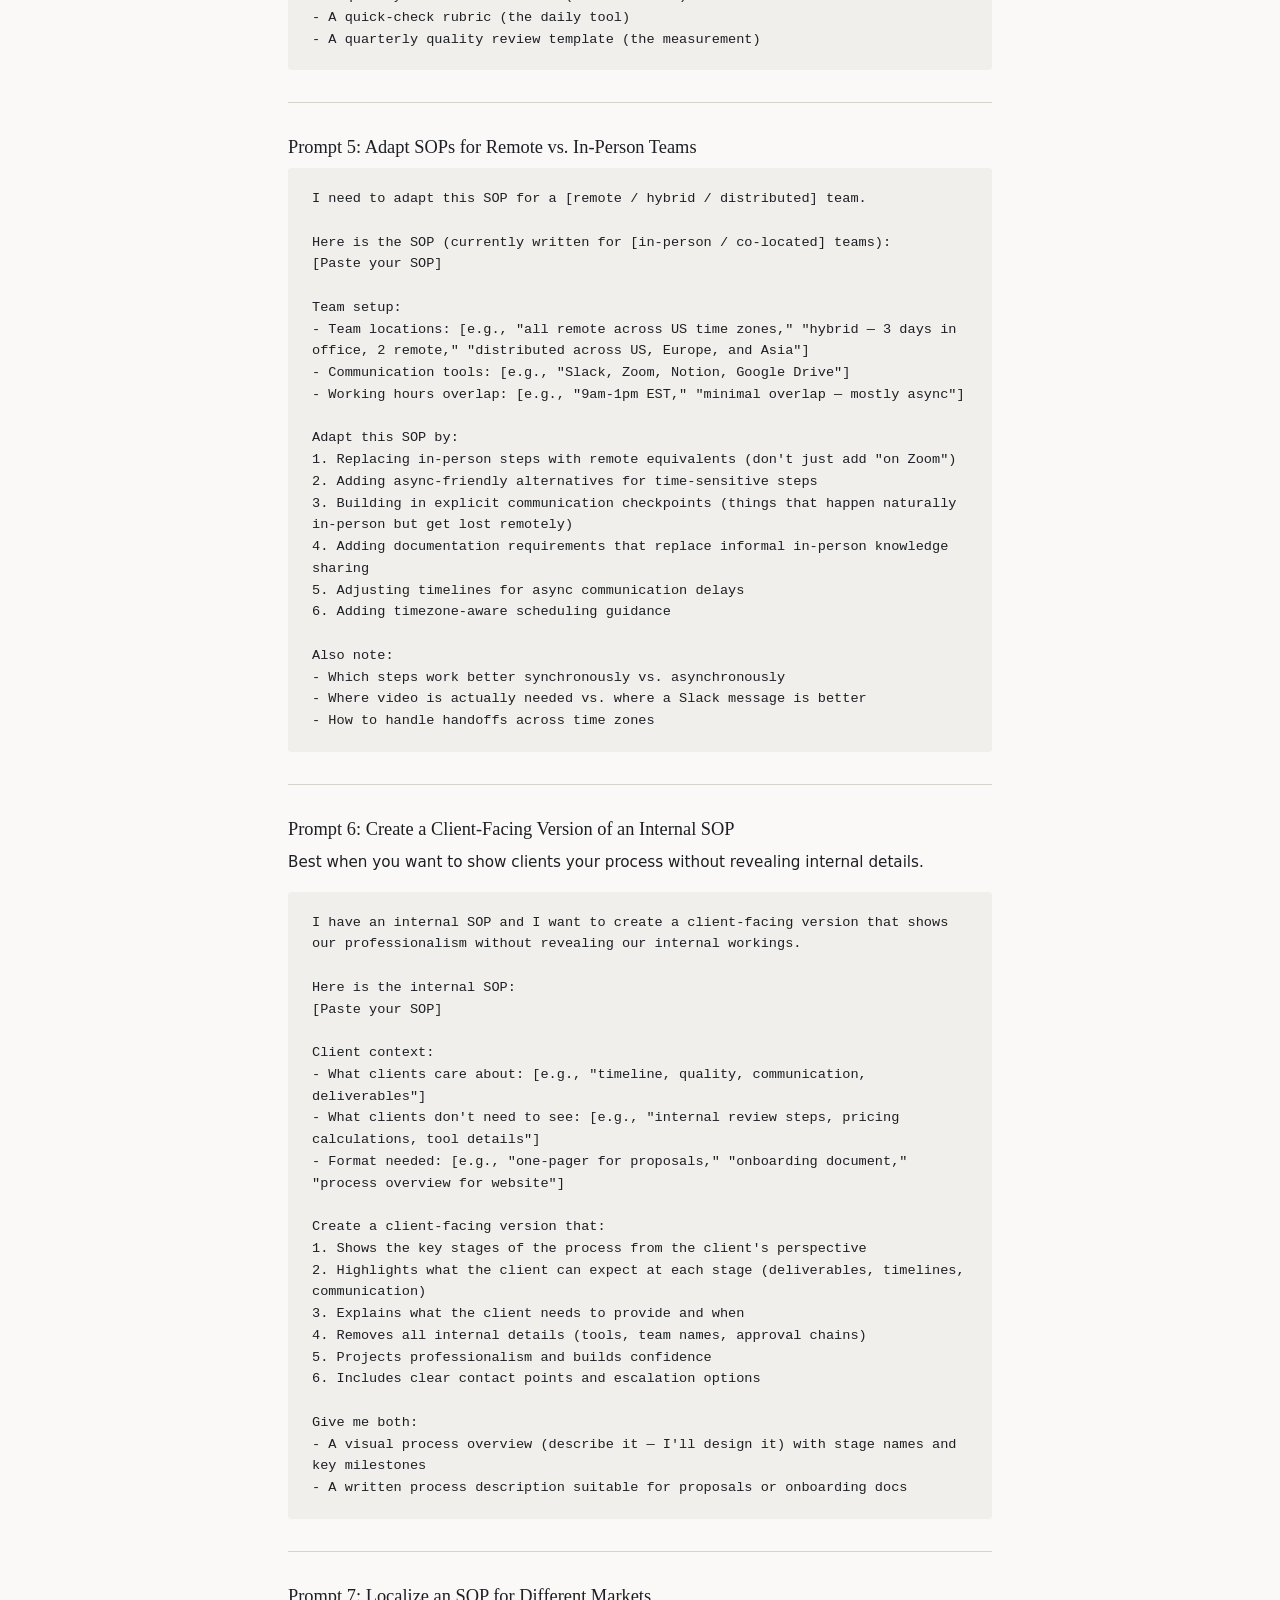
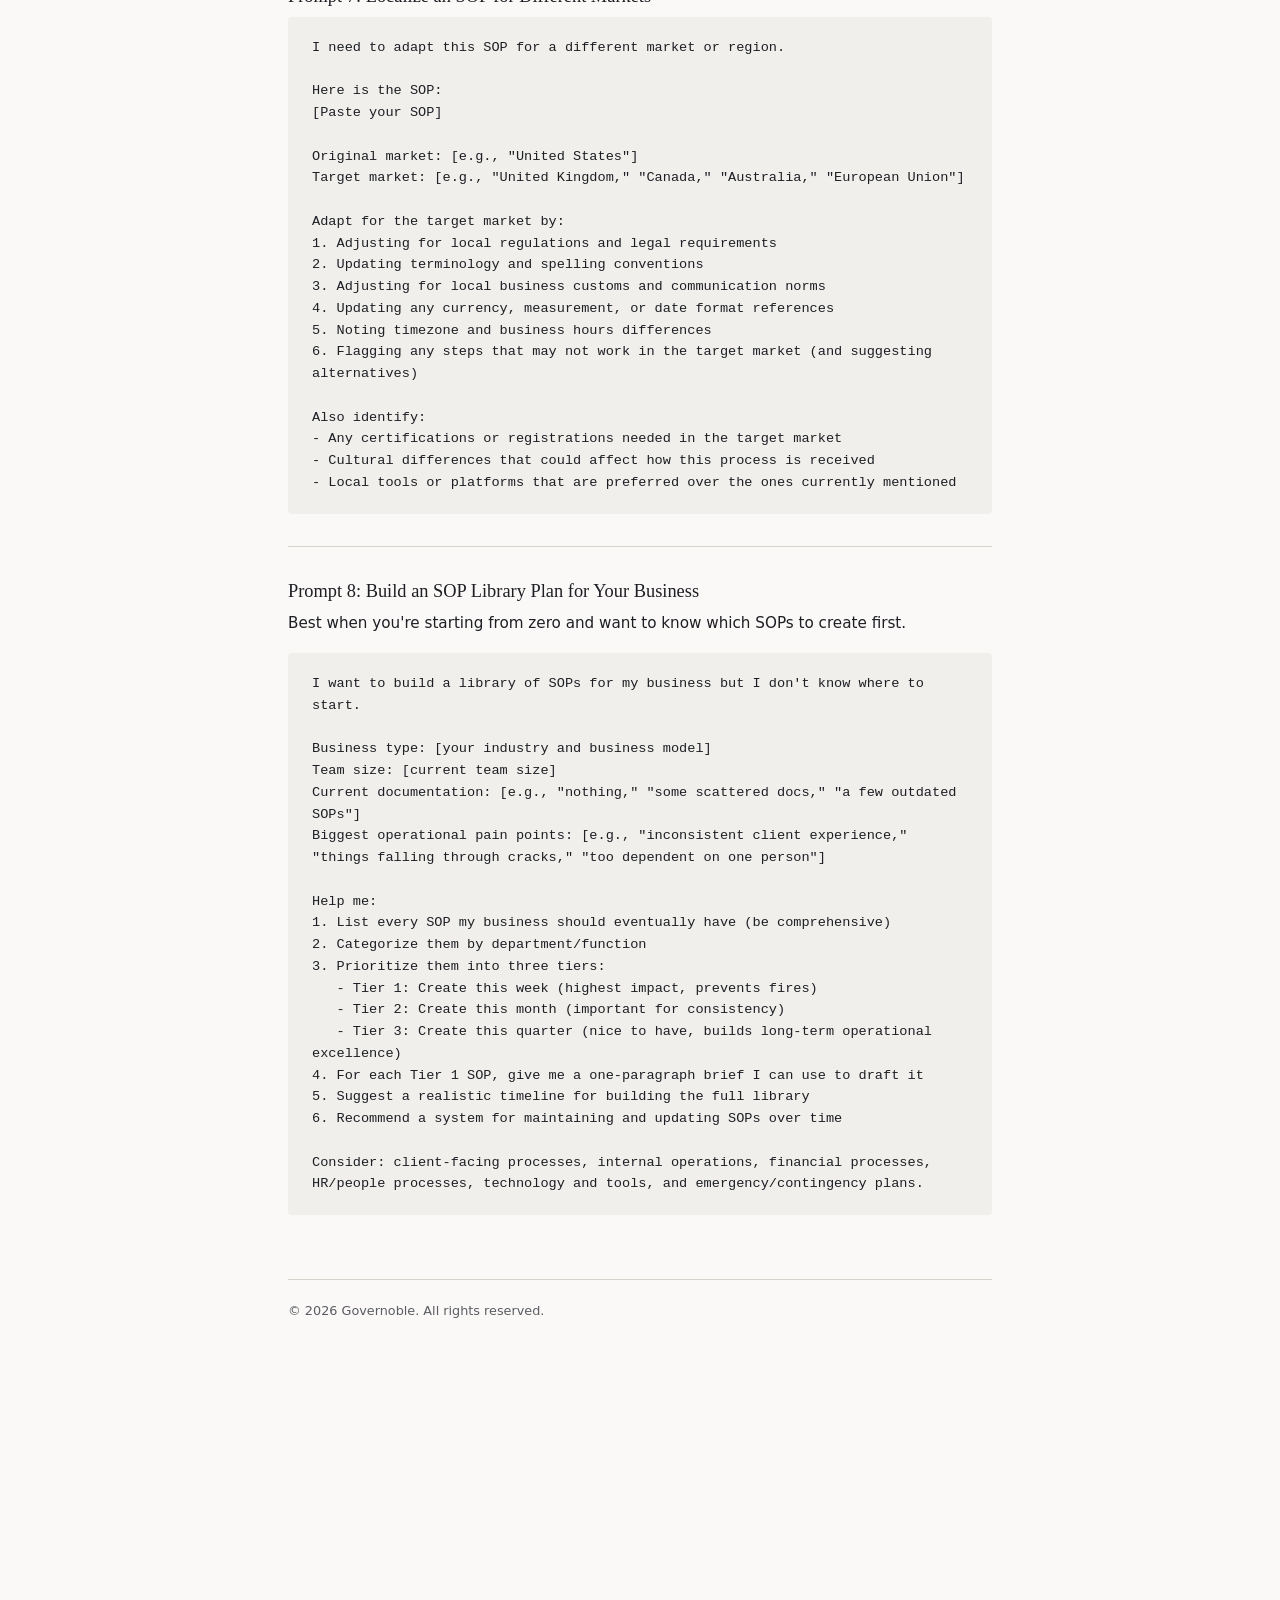
<file: prompts/industry-customizer.html>
<!DOCTYPE html>
<html lang="en">
<head>
  <meta charset="UTF-8">
  <meta name="viewport" content="width=device-width, initial-scale=1.0">
  <title>AI Prompt Pack: Industry Customizer — SOP Builder Kit</title>
  <style>
:root {
  --ink: #141821; --ground: #faf9f7; --paper: #fff; --steel: #3d5a80; --coral: #d96b4e;
  --text: #1d1f24; --text-muted: #5a5d63; --border: #d6d3cc; --code-bg: #f0efeb;
  --quote-border: #d96b4e; --quote-bg: #fdf6f3;
  --font-display: Georgia, 'Noto Serif', 'Times New Roman', serif;
  --font-body: -apple-system, 'Segoe UI', system-ui, Roboto, Helvetica, Arial, sans-serif;
  --font-mono: 'Cascadia Code', 'SF Mono', SFMono-Regular, Consolas, 'Liberation Mono', monospace;
  --max-w: 760px;
}
@media (prefers-color-scheme: dark) {
  :root {
    --ink: #edece8; --ground: #111520; --paper: #1a1f2e; --steel: #7ba4d4; --coral: #e0845f;
    --text: #dddbd7; --text-muted: #8a8d94; --border: #2a2f3d; --code-bg: #161b28;
    --quote-border: #e0845f; --quote-bg: #1e1a17;
  }
}
*, *::before, *::after { margin: 0; padding: 0; box-sizing: border-box; }
body { font-family: var(--font-body); color: var(--text); background: var(--ground); line-height: 1.7; -webkit-font-smoothing: antialiased; max-width: var(--max-w); margin: 0 auto; padding: 48px 28px 80px; }
h1 { font-family: var(--font-display); font-size: 1.8rem; font-weight: 400; letter-spacing: -0.02em; margin: 48px 0 16px; line-height: 1.25; }
h2 { font-family: var(--font-display); font-size: 1.4rem; font-weight: 400; letter-spacing: -0.015em; margin: 40px 0 12px; padding-bottom: 8px; border-bottom: 1px solid var(--border); line-height: 1.3; }
h3 { font-family: var(--font-display); font-size: 1.15rem; font-weight: 400; margin: 32px 0 8px; line-height: 1.35; }
p { margin: 0 0 16px; font-size: 0.95rem; }
hr { border: none; border-top: 1px solid var(--border); margin: 32px 0; }
ul, ol { margin: 0 0 16px; padding-left: 24px; font-size: 0.95rem; }
li { margin-bottom: 6px; line-height: 1.6; }
.product-header { margin-bottom: 48px; padding-bottom: 24px; border-bottom: 2px solid var(--steel); }
.product-header .brand { font-family: var(--font-display); font-size: 0.8rem; color: var(--text-muted); letter-spacing: 0.04em; text-transform: uppercase; margin-bottom: 4px; }
.product-header h1 { margin: 0; }
pre { background: var(--code-bg); padding: 20px 24px; border-radius: 4px; overflow-x: auto; margin: 0 0 20px; font-size: 0.85rem; line-height: 1.6; white-space: pre-wrap; word-wrap: break-word; }
code { font-family: var(--font-mono); font-size: 0.85em; background: var(--code-bg); padding: 2px 6px; border-radius: 3px; }
pre code { background: none; padding: 0; font-size: inherit; }
.product-footer { margin-top: 64px; padding-top: 20px; border-top: 1px solid var(--border); font-size: 0.8rem; color: var(--text-muted); }
@media print { body { background: #fff; color: #000; max-width: none; padding: 0; } pre { background: #f5f5f5; } .product-header { border-bottom-color: #000; } }
@media (max-width: 480px) { body { padding: 24px 16px 48px; } h1 { font-size: 1.5rem; } h2 { font-size: 1.2rem; } pre { padding: 16px; font-size: 0.82rem; } }
  </style>
</head>
<body>

  <div class="product-header">
    <div class="brand">Governoble.online</div>
    <h1>SOP Builder Kit</h1>
  </div>

  <h2>AI Prompt Pack: Industry Customizer</h2>

  <p>Use these prompts to adapt generic SOPs for your specific industry, compliance requirements, and business context.</p>

  <hr>

  <h3>Prompt 1: Adapt an SOP for Your Industry</h3>

  <p>Best when you have a general SOP template and need to tailor it for your specific field.</p>

  <pre><code>I have a general-purpose SOP that I need to customize for my specific industry.

Here is the SOP:
[Paste your SOP]

My industry: [e.g., "healthcare," "real estate," "e-commerce," "legal services," "construction," "SaaS"]
My specific niche: [e.g., "dental practice," "luxury vacation rentals," "B2B software," "family law"]
Company size: [e.g., "solo practitioner," "10-person team," "50+ employees"]
Regulatory environment: [e.g., "HIPAA compliance required," "SEC regulated," "no specific regulations," "state licensing requirements"]

Customize this SOP for my industry by:
1. Adding industry-specific steps or checkpoints I'm missing
2. Adjusting terminology to match my industry's standards
3. Adding any compliance or regulatory requirements relevant to this process
4. Including industry-specific quality standards
5. Noting common industry pitfalls for this type of process
6. Adjusting timelines and expectations to industry norms

Keep the core structure but make it feel like it was written by someone who understands [my industry].</code></pre>

  <hr>

  <h3>Prompt 2: Add Compliance Requirements to an SOP</h3>

  <p>Best when you need to make sure your SOP meets specific regulatory or compliance standards.</p>

  <pre><code>I need to add compliance and regulatory requirements to this SOP.

Here is the SOP:
[Paste your SOP]

Compliance frameworks that apply:
- [e.g., "HIPAA," "GDPR," "SOC 2," "PCI-DSS," "OSHA," "state bar requirements," "FDA regulations"]

Specific requirements I know about:
[List any specific requirements you're already aware of, or say "I'm not sure — help me identify them"]

For each compliance framework:
1. Identify which steps in the SOP have compliance implications
2. Add specific compliance checkpoints where required
3. Note documentation requirements (what records to keep, for how long)
4. Add required approvals or sign-offs
5. Include any mandatory waiting periods or cool-down periods
6. Add data handling or privacy requirements if applicable

Also:
- Flag any steps that could create compliance risk if done incorrectly
- Add a compliance checklist I can use for audits
- Note anything this SOP is missing that a regulator would expect to see

Important: I'll verify all regulatory requirements with my [lawyer / compliance officer / industry advisor]. Mark anything you're uncertain about with [VERIFY WITH COMPLIANCE ADVISOR].</code></pre>

  <hr>

  <h3>Prompt 3: Scale an SOP for a Growing Team</h3>

  <p>Best when your process worked for a small team but needs to scale.</p>

  <pre><code>This SOP was written when our team was small. We're growing and it needs to scale.

Here is the current SOP:
[Paste your SOP]

Current situation:
- Team size when SOP was written: [e.g., "2 people"]
- Current team size: [e.g., "8 people"]
- Expected team size in 12 months: [e.g., "15-20 people"]
- Current pain points: [e.g., "bottlenecks at approval step," "inconsistent quality," "too many people involved in every decision"]

Redesign this SOP for scale by:
1. Identifying bottlenecks that will get worse as the team grows
2. Adding delegation rules — what can be handled at what level
3. Creating role-based variants (what does this process look like for a junior vs. senior team member?)
4. Adding batch processing options for high-volume scenarios
5. Building in quality controls that don't require a single person to review everything
6. Adding escalation paths for exceptions
7. Suggesting tools or automation that become worthwhile at this scale

Give me:
- The updated SOP for current size
- Notes on what to change at [next milestone] team size
- A "we've outgrown this SOP" checklist — signs that it needs revision again</code></pre>

  <hr>

  <h3>Prompt 4: Create Industry-Specific Quality Standards</h3>

  <p>Best when you need to define what "good" looks like for your specific industry.</p>

  <pre><code>I need industry-specific quality standards for my business processes.

Industry: [your industry]
Process area: [e.g., "client deliverables," "service delivery," "product quality," "customer communication"]

What we deliver: [brief description of your main outputs]
Who judges quality: [e.g., "clients," "regulatory bodies," "internal stakeholders," "end users"]

Create quality standards that include:
1. Industry benchmarks — what's standard, what's above average, what's excellent
2. Specific, measurable criteria for each quality level (not vague "high quality" — actual metrics)
3. Common quality failures in this industry and how to prevent them
4. A grading rubric I can use to evaluate work before it goes out
5. Client-facing quality promises I can make with confidence
6. Internal quality targets that are ambitious but achievable

Format this as:
- A quality standards document (the reference)
- A quick-check rubric (the daily tool)
- A quarterly quality review template (the measurement)</code></pre>

  <hr>

  <h3>Prompt 5: Adapt SOPs for Remote vs. In-Person Teams</h3>

  <pre><code>I need to adapt this SOP for a [remote / hybrid / distributed] team.

Here is the SOP (currently written for [in-person / co-located] teams):
[Paste your SOP]

Team setup:
- Team locations: [e.g., "all remote across US time zones," "hybrid — 3 days in office, 2 remote," "distributed across US, Europe, and Asia"]
- Communication tools: [e.g., "Slack, Zoom, Notion, Google Drive"]
- Working hours overlap: [e.g., "9am-1pm EST," "minimal overlap — mostly async"]

Adapt this SOP by:
1. Replacing in-person steps with remote equivalents (don't just add "on Zoom")
2. Adding async-friendly alternatives for time-sensitive steps
3. Building in explicit communication checkpoints (things that happen naturally in-person but get lost remotely)
4. Adding documentation requirements that replace informal in-person knowledge sharing
5. Adjusting timelines for async communication delays
6. Adding timezone-aware scheduling guidance

Also note:
- Which steps work better synchronously vs. asynchronously
- Where video is actually needed vs. where a Slack message is better
- How to handle handoffs across time zones</code></pre>

  <hr>

  <h3>Prompt 6: Create a Client-Facing Version of an Internal SOP</h3>

  <p>Best when you want to show clients your process without revealing internal details.</p>

  <pre><code>I have an internal SOP and I want to create a client-facing version that shows our professionalism without revealing our internal workings.

Here is the internal SOP:
[Paste your SOP]

Client context:
- What clients care about: [e.g., "timeline, quality, communication, deliverables"]
- What clients don't need to see: [e.g., "internal review steps, pricing calculations, tool details"]
- Format needed: [e.g., "one-pager for proposals," "onboarding document," "process overview for website"]

Create a client-facing version that:
1. Shows the key stages of the process from the client's perspective
2. Highlights what the client can expect at each stage (deliverables, timelines, communication)
3. Explains what the client needs to provide and when
4. Removes all internal details (tools, team names, approval chains)
5. Projects professionalism and builds confidence
6. Includes clear contact points and escalation options

Give me both:
- A visual process overview (describe it — I'll design it) with stage names and key milestones
- A written process description suitable for proposals or onboarding docs</code></pre>

  <hr>

  <h3>Prompt 7: Localize an SOP for Different Markets</h3>

  <pre><code>I need to adapt this SOP for a different market or region.

Here is the SOP:
[Paste your SOP]

Original market: [e.g., "United States"]
Target market: [e.g., "United Kingdom," "Canada," "Australia," "European Union"]

Adapt for the target market by:
1. Adjusting for local regulations and legal requirements
2. Updating terminology and spelling conventions
3. Adjusting for local business customs and communication norms
4. Updating any currency, measurement, or date format references
5. Noting timezone and business hours differences
6. Flagging any steps that may not work in the target market (and suggesting alternatives)

Also identify:
- Any certifications or registrations needed in the target market
- Cultural differences that could affect how this process is received
- Local tools or platforms that are preferred over the ones currently mentioned</code></pre>

  <hr>

  <h3>Prompt 8: Build an SOP Library Plan for Your Business</h3>

  <p>Best when you're starting from zero and want to know which SOPs to create first.</p>

  <pre><code>I want to build a library of SOPs for my business but I don't know where to start.

Business type: [your industry and business model]
Team size: [current team size]
Current documentation: [e.g., "nothing," "some scattered docs," "a few outdated SOPs"]
Biggest operational pain points: [e.g., "inconsistent client experience," "things falling through cracks," "too dependent on one person"]

Help me:
1. List every SOP my business should eventually have (be comprehensive)
2. Categorize them by department/function
3. Prioritize them into three tiers:
   - Tier 1: Create this week (highest impact, prevents fires)
   - Tier 2: Create this month (important for consistency)
   - Tier 3: Create this quarter (nice to have, builds long-term operational excellence)
4. For each Tier 1 SOP, give me a one-paragraph brief I can use to draft it
5. Suggest a realistic timeline for building the full library
6. Recommend a system for maintaining and updating SOPs over time

Consider: client-facing processes, internal operations, financial processes, HR/people processes, technology and tools, and emergency/contingency plans.</code></pre>

  <div class="product-footer">
    &copy; 2026 Governoble. All rights reserved.
  </div>

</body>
</html>
</file>
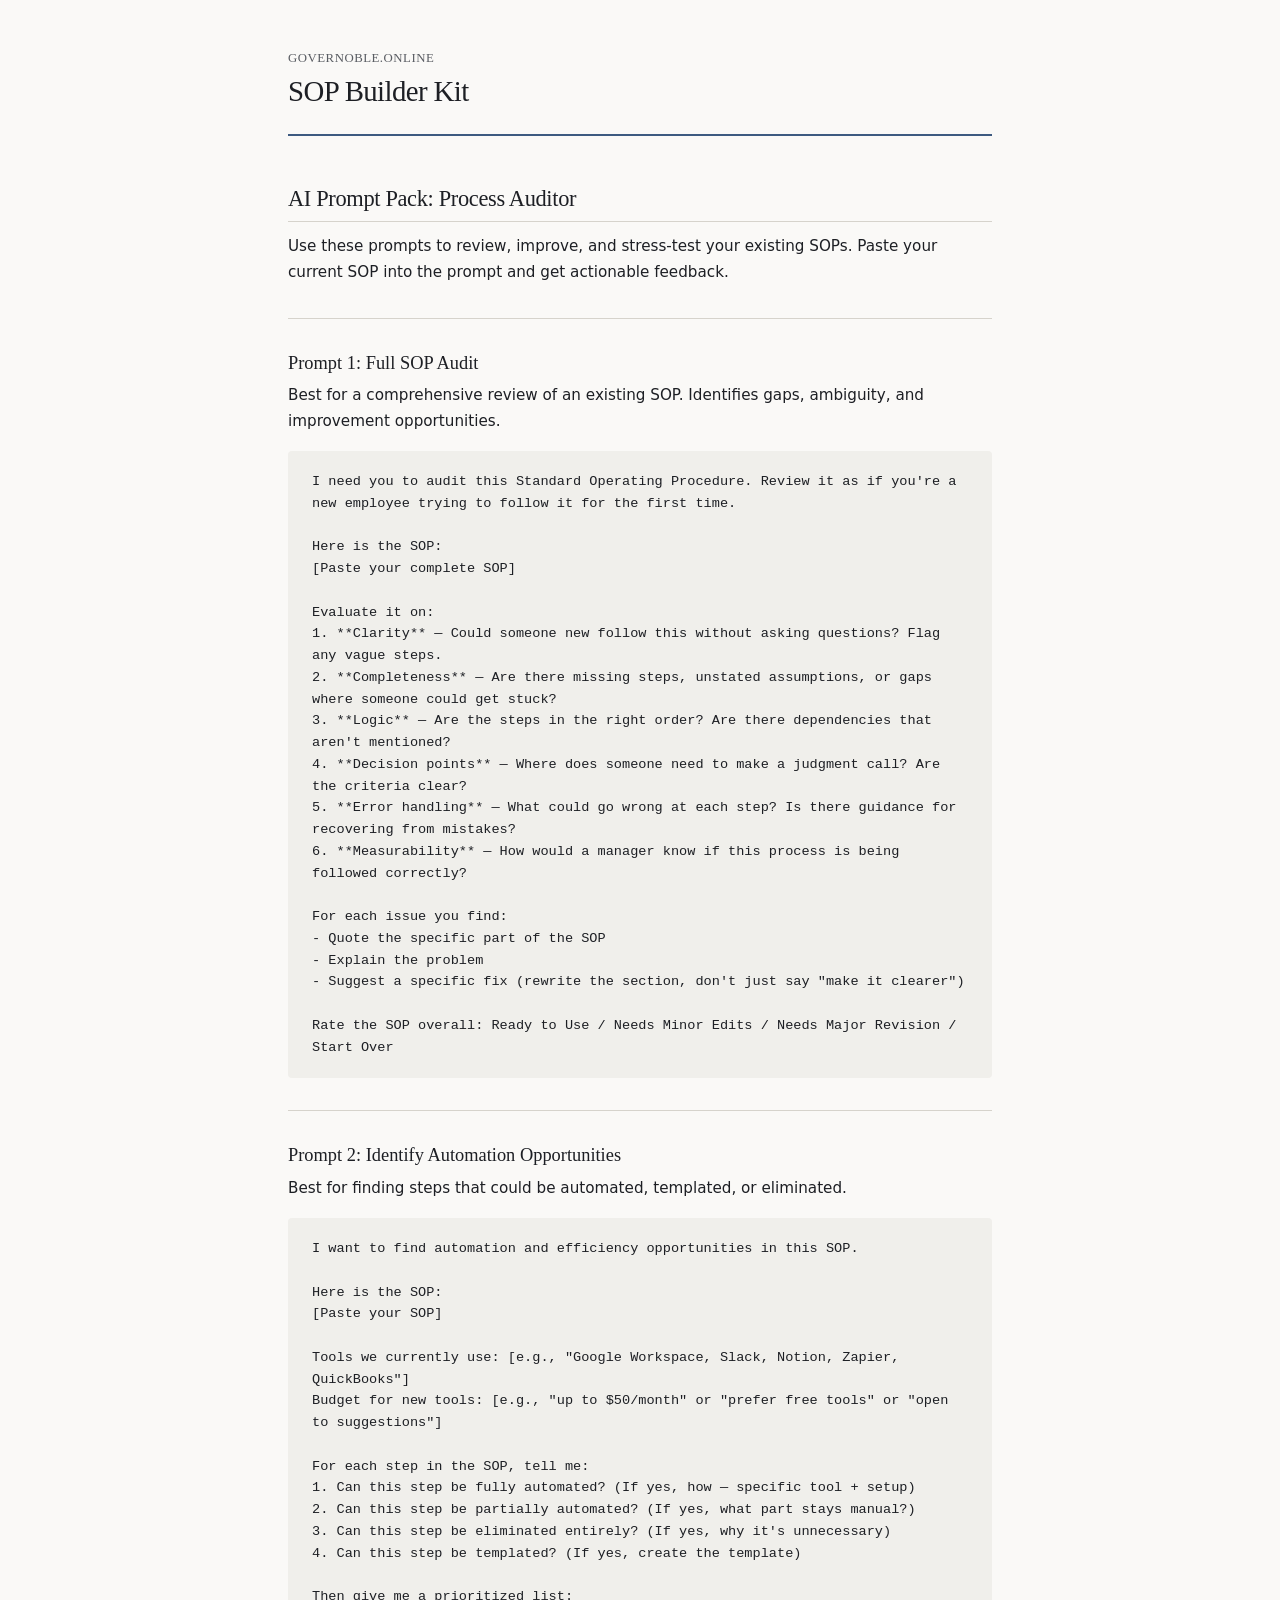
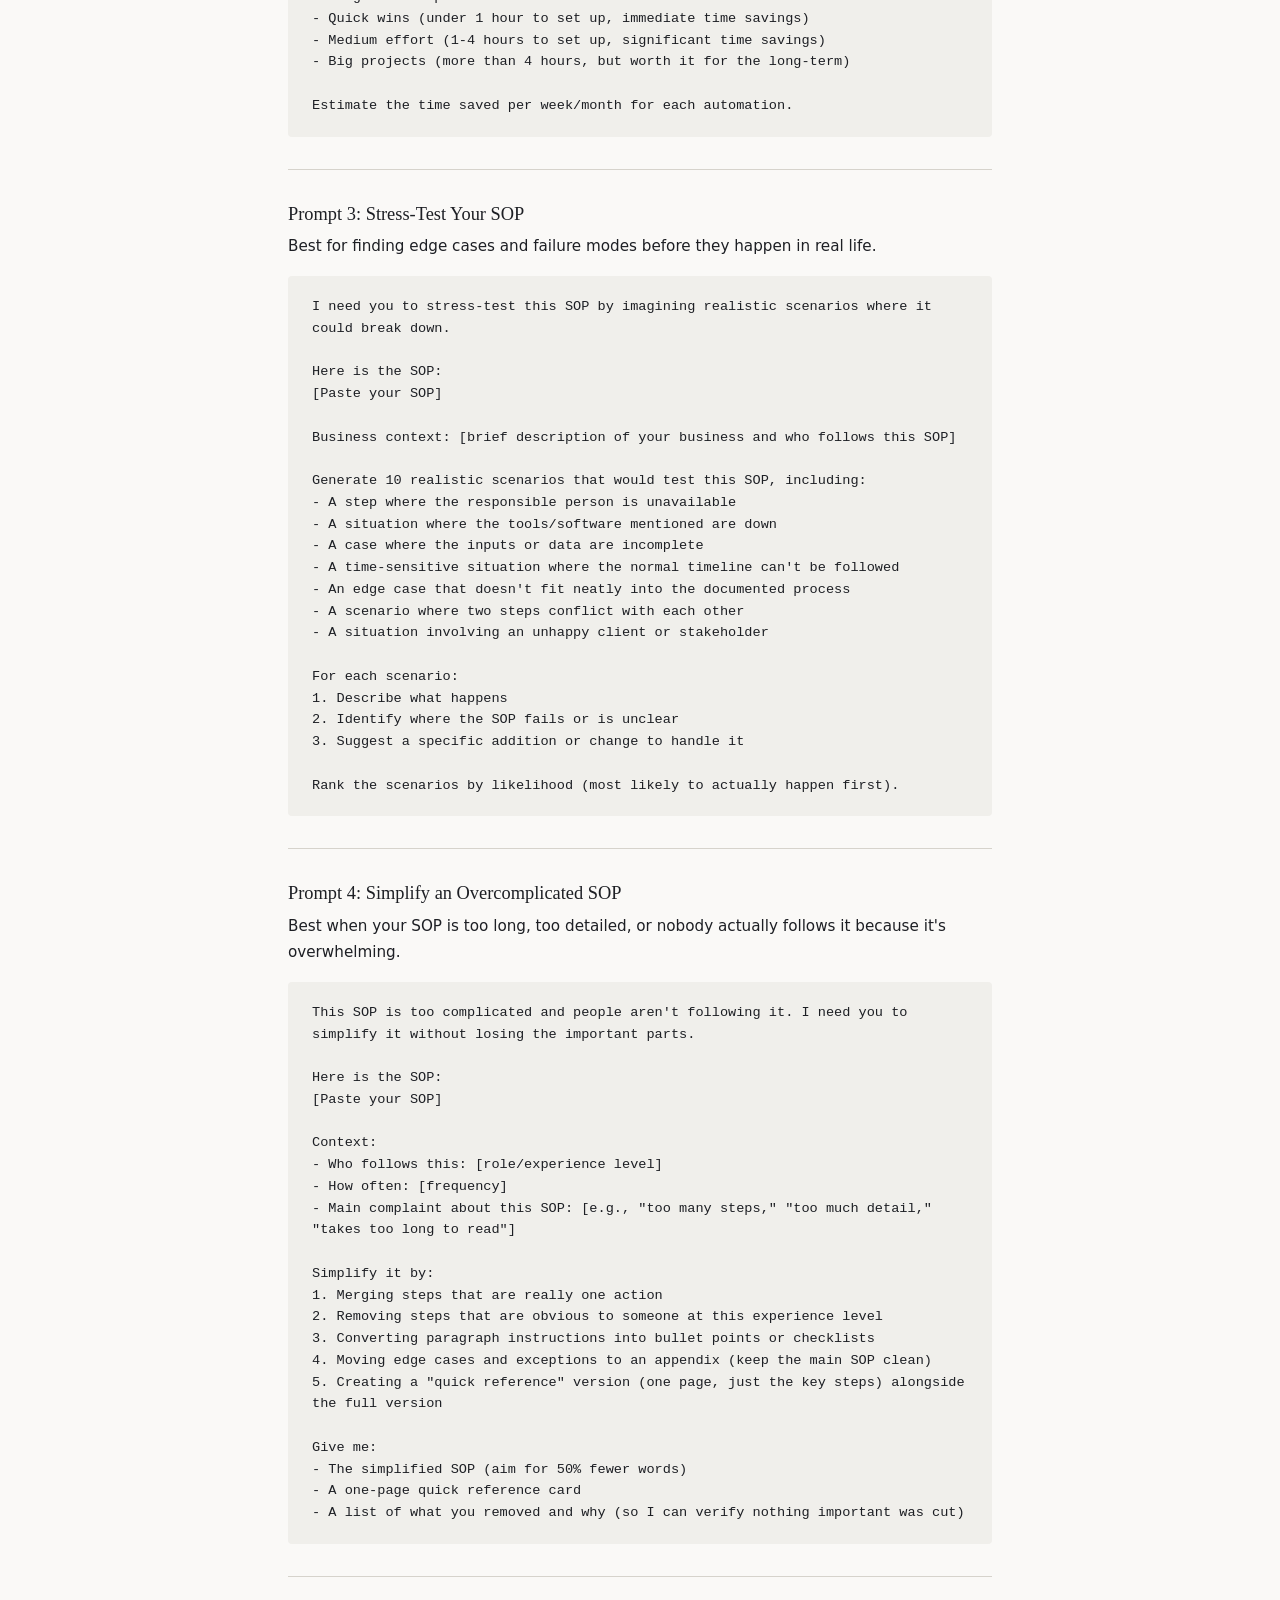
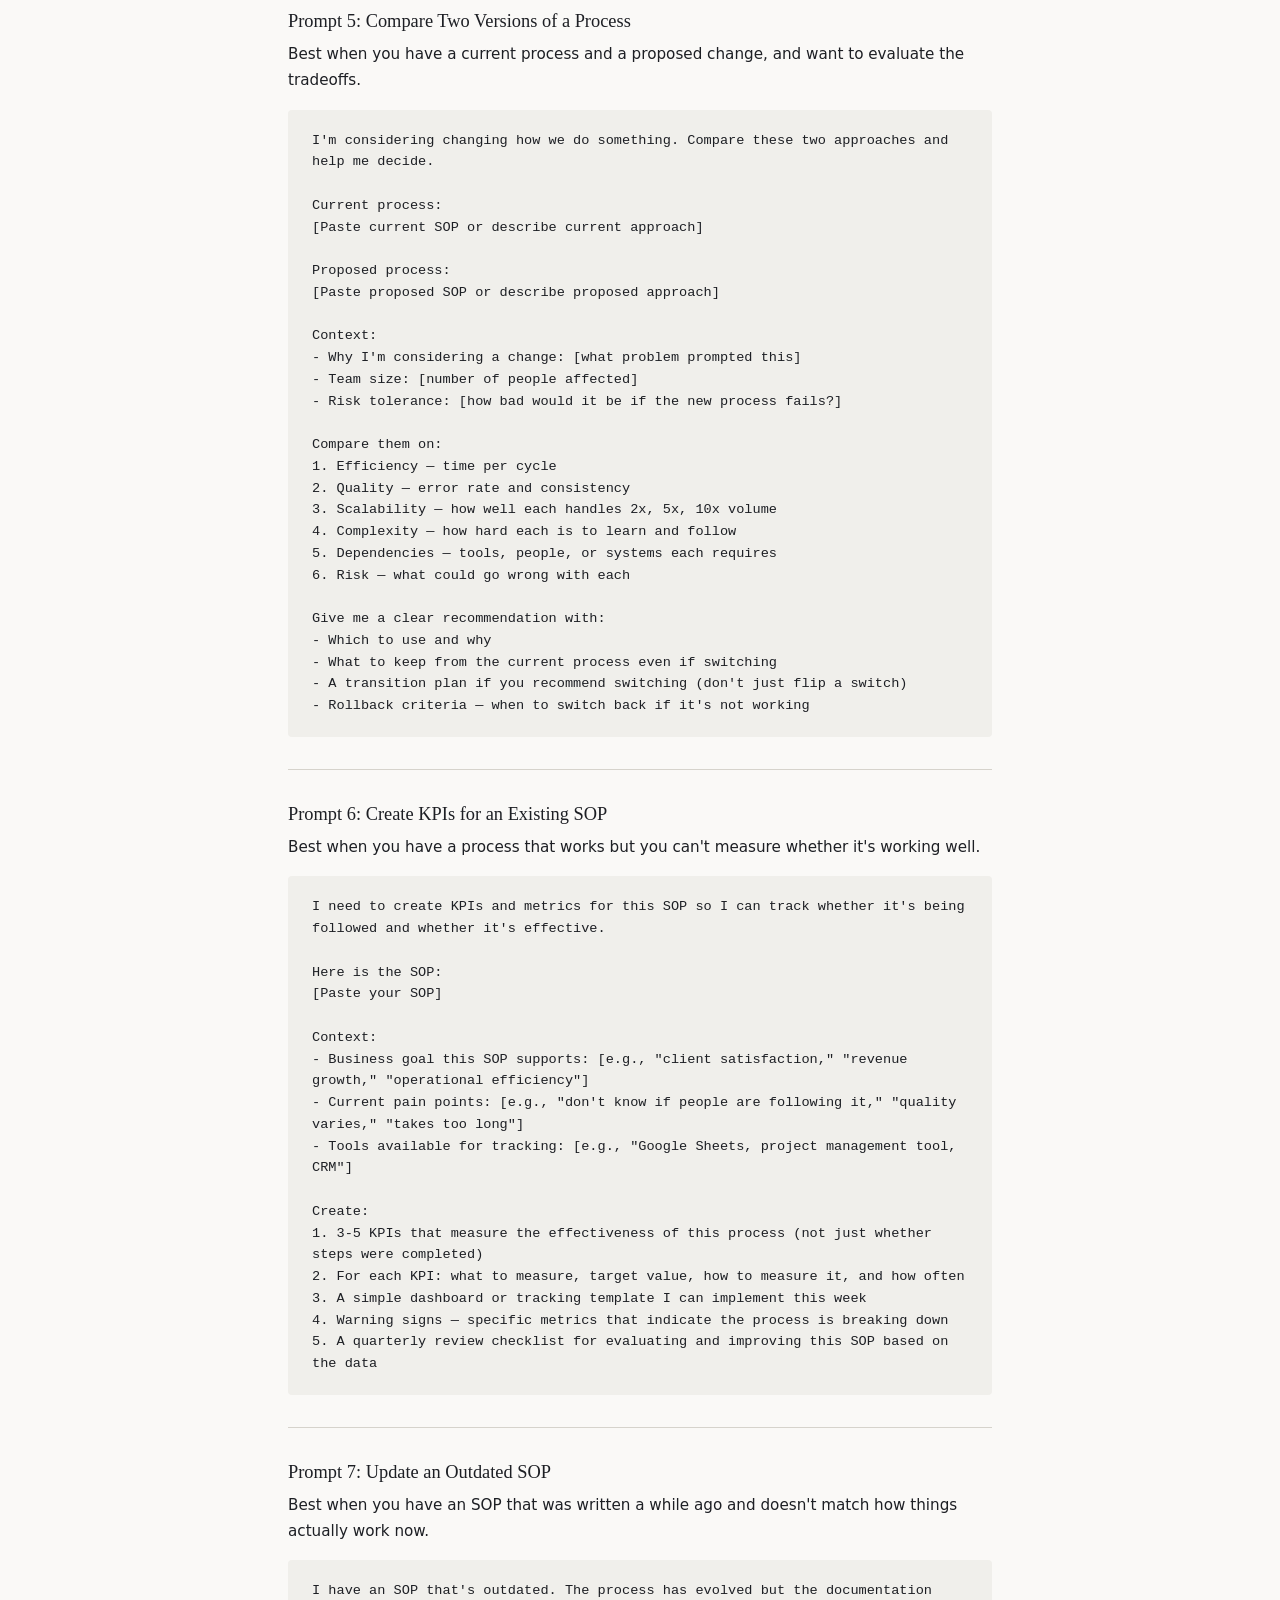
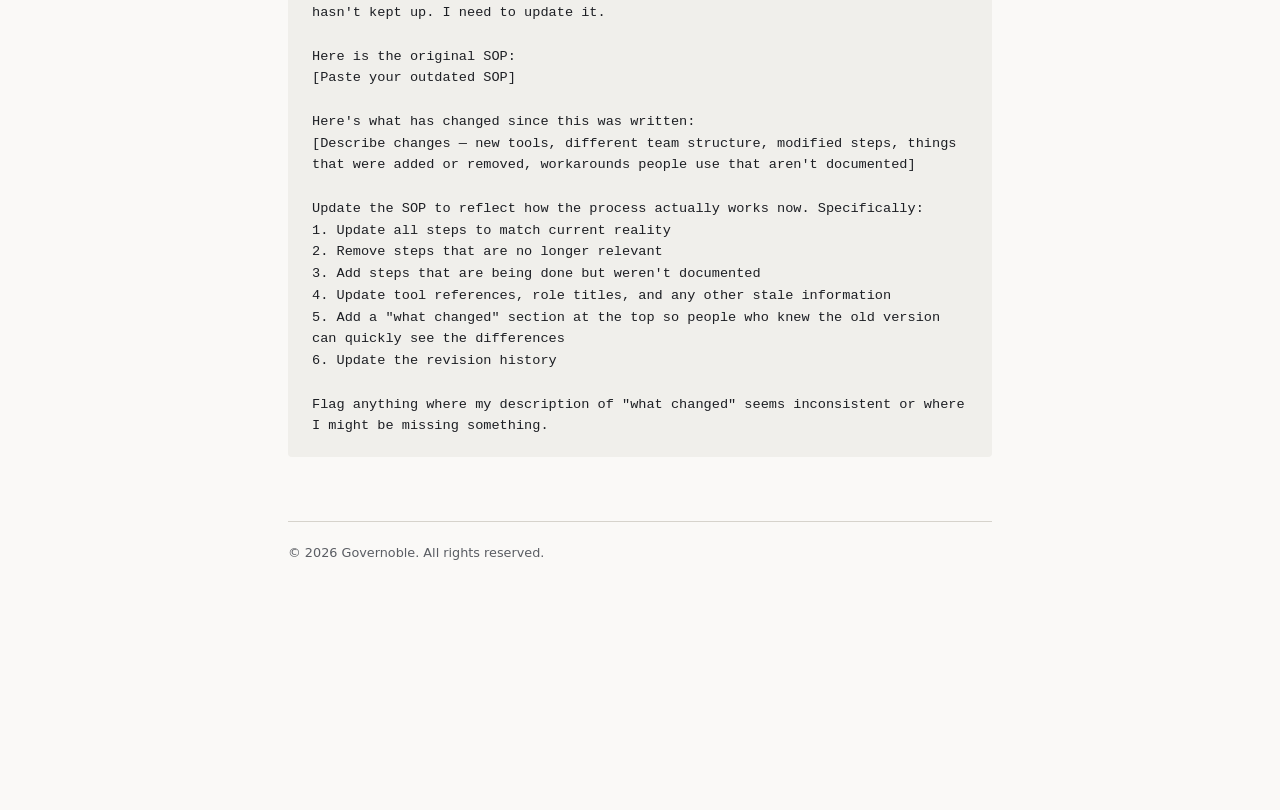
<file: prompts/process-auditor.html>
<!DOCTYPE html>
<html lang="en">
<head>
  <meta charset="UTF-8">
  <meta name="viewport" content="width=device-width, initial-scale=1.0">
  <title>AI Prompt Pack: Process Auditor — SOP Builder Kit</title>
  <style>
:root {
  --ink: #141821; --ground: #faf9f7; --paper: #fff; --steel: #3d5a80; --coral: #d96b4e;
  --text: #1d1f24; --text-muted: #5a5d63; --border: #d6d3cc; --code-bg: #f0efeb;
  --quote-border: #d96b4e; --quote-bg: #fdf6f3;
  --font-display: Georgia, 'Noto Serif', 'Times New Roman', serif;
  --font-body: -apple-system, 'Segoe UI', system-ui, Roboto, Helvetica, Arial, sans-serif;
  --font-mono: 'Cascadia Code', 'SF Mono', SFMono-Regular, Consolas, 'Liberation Mono', monospace;
  --max-w: 760px;
}
@media (prefers-color-scheme: dark) {
  :root {
    --ink: #edece8; --ground: #111520; --paper: #1a1f2e; --steel: #7ba4d4; --coral: #e0845f;
    --text: #dddbd7; --text-muted: #8a8d94; --border: #2a2f3d; --code-bg: #161b28;
    --quote-border: #e0845f; --quote-bg: #1e1a17;
  }
}
*, *::before, *::after { margin: 0; padding: 0; box-sizing: border-box; }
body { font-family: var(--font-body); color: var(--text); background: var(--ground); line-height: 1.7; -webkit-font-smoothing: antialiased; max-width: var(--max-w); margin: 0 auto; padding: 48px 28px 80px; }
h1 { font-family: var(--font-display); font-size: 1.8rem; font-weight: 400; letter-spacing: -0.02em; margin: 48px 0 16px; line-height: 1.25; }
h2 { font-family: var(--font-display); font-size: 1.4rem; font-weight: 400; letter-spacing: -0.015em; margin: 40px 0 12px; padding-bottom: 8px; border-bottom: 1px solid var(--border); line-height: 1.3; }
h3 { font-family: var(--font-display); font-size: 1.15rem; font-weight: 400; margin: 32px 0 8px; line-height: 1.35; }
p { margin: 0 0 16px; font-size: 0.95rem; }
hr { border: none; border-top: 1px solid var(--border); margin: 32px 0; }
ul, ol { margin: 0 0 16px; padding-left: 24px; font-size: 0.95rem; }
li { margin-bottom: 6px; line-height: 1.6; }
.product-header { margin-bottom: 48px; padding-bottom: 24px; border-bottom: 2px solid var(--steel); }
.product-header .brand { font-family: var(--font-display); font-size: 0.8rem; color: var(--text-muted); letter-spacing: 0.04em; text-transform: uppercase; margin-bottom: 4px; }
.product-header h1 { margin: 0; }
pre { background: var(--code-bg); padding: 20px 24px; border-radius: 4px; overflow-x: auto; margin: 0 0 20px; font-size: 0.85rem; line-height: 1.6; white-space: pre-wrap; word-wrap: break-word; }
code { font-family: var(--font-mono); font-size: 0.85em; background: var(--code-bg); padding: 2px 6px; border-radius: 3px; }
pre code { background: none; padding: 0; font-size: inherit; }
.product-footer { margin-top: 64px; padding-top: 20px; border-top: 1px solid var(--border); font-size: 0.8rem; color: var(--text-muted); }
@media print { body { background: #fff; color: #000; max-width: none; padding: 0; } pre { background: #f5f5f5; } .product-header { border-bottom-color: #000; } }
@media (max-width: 480px) { body { padding: 24px 16px 48px; } h1 { font-size: 1.5rem; } h2 { font-size: 1.2rem; } pre { padding: 16px; font-size: 0.82rem; } }
  </style>
</head>
<body>

  <div class="product-header">
    <div class="brand">Governoble.online</div>
    <h1>SOP Builder Kit</h1>
  </div>

  <h2>AI Prompt Pack: Process Auditor</h2>

  <p>Use these prompts to review, improve, and stress-test your existing SOPs. Paste your current SOP into the prompt and get actionable feedback.</p>

  <hr>

  <h3>Prompt 1: Full SOP Audit</h3>

  <p>Best for a comprehensive review of an existing SOP. Identifies gaps, ambiguity, and improvement opportunities.</p>

  <pre><code>I need you to audit this Standard Operating Procedure. Review it as if you're a new employee trying to follow it for the first time.

Here is the SOP:
[Paste your complete SOP]

Evaluate it on:
1. **Clarity** — Could someone new follow this without asking questions? Flag any vague steps.
2. **Completeness** — Are there missing steps, unstated assumptions, or gaps where someone could get stuck?
3. **Logic** — Are the steps in the right order? Are there dependencies that aren't mentioned?
4. **Decision points** — Where does someone need to make a judgment call? Are the criteria clear?
5. **Error handling** — What could go wrong at each step? Is there guidance for recovering from mistakes?
6. **Measurability** — How would a manager know if this process is being followed correctly?

For each issue you find:
- Quote the specific part of the SOP
- Explain the problem
- Suggest a specific fix (rewrite the section, don't just say "make it clearer")

Rate the SOP overall: Ready to Use / Needs Minor Edits / Needs Major Revision / Start Over</code></pre>

  <hr>

  <h3>Prompt 2: Identify Automation Opportunities</h3>

  <p>Best for finding steps that could be automated, templated, or eliminated.</p>

  <pre><code>I want to find automation and efficiency opportunities in this SOP.

Here is the SOP:
[Paste your SOP]

Tools we currently use: [e.g., "Google Workspace, Slack, Notion, Zapier, QuickBooks"]
Budget for new tools: [e.g., "up to $50/month" or "prefer free tools" or "open to suggestions"]

For each step in the SOP, tell me:
1. Can this step be fully automated? (If yes, how — specific tool + setup)
2. Can this step be partially automated? (If yes, what part stays manual?)
3. Can this step be eliminated entirely? (If yes, why it's unnecessary)
4. Can this step be templated? (If yes, create the template)

Then give me a prioritized list:
- Quick wins (under 1 hour to set up, immediate time savings)
- Medium effort (1-4 hours to set up, significant time savings)
- Big projects (more than 4 hours, but worth it for the long-term)

Estimate the time saved per week/month for each automation.</code></pre>

  <hr>

  <h3>Prompt 3: Stress-Test Your SOP</h3>

  <p>Best for finding edge cases and failure modes before they happen in real life.</p>

  <pre><code>I need you to stress-test this SOP by imagining realistic scenarios where it could break down.

Here is the SOP:
[Paste your SOP]

Business context: [brief description of your business and who follows this SOP]

Generate 10 realistic scenarios that would test this SOP, including:
- A step where the responsible person is unavailable
- A situation where the tools/software mentioned are down
- A case where the inputs or data are incomplete
- A time-sensitive situation where the normal timeline can't be followed
- An edge case that doesn't fit neatly into the documented process
- A scenario where two steps conflict with each other
- A situation involving an unhappy client or stakeholder

For each scenario:
1. Describe what happens
2. Identify where the SOP fails or is unclear
3. Suggest a specific addition or change to handle it

Rank the scenarios by likelihood (most likely to actually happen first).</code></pre>

  <hr>

  <h3>Prompt 4: Simplify an Overcomplicated SOP</h3>

  <p>Best when your SOP is too long, too detailed, or nobody actually follows it because it's overwhelming.</p>

  <pre><code>This SOP is too complicated and people aren't following it. I need you to simplify it without losing the important parts.

Here is the SOP:
[Paste your SOP]

Context:
- Who follows this: [role/experience level]
- How often: [frequency]
- Main complaint about this SOP: [e.g., "too many steps," "too much detail," "takes too long to read"]

Simplify it by:
1. Merging steps that are really one action
2. Removing steps that are obvious to someone at this experience level
3. Converting paragraph instructions into bullet points or checklists
4. Moving edge cases and exceptions to an appendix (keep the main SOP clean)
5. Creating a "quick reference" version (one page, just the key steps) alongside the full version

Give me:
- The simplified SOP (aim for 50% fewer words)
- A one-page quick reference card
- A list of what you removed and why (so I can verify nothing important was cut)</code></pre>

  <hr>

  <h3>Prompt 5: Compare Two Versions of a Process</h3>

  <p>Best when you have a current process and a proposed change, and want to evaluate the tradeoffs.</p>

  <pre><code>I'm considering changing how we do something. Compare these two approaches and help me decide.

Current process:
[Paste current SOP or describe current approach]

Proposed process:
[Paste proposed SOP or describe proposed approach]

Context:
- Why I'm considering a change: [what problem prompted this]
- Team size: [number of people affected]
- Risk tolerance: [how bad would it be if the new process fails?]

Compare them on:
1. Efficiency — time per cycle
2. Quality — error rate and consistency
3. Scalability — how well each handles 2x, 5x, 10x volume
4. Complexity — how hard each is to learn and follow
5. Dependencies — tools, people, or systems each requires
6. Risk — what could go wrong with each

Give me a clear recommendation with:
- Which to use and why
- What to keep from the current process even if switching
- A transition plan if you recommend switching (don't just flip a switch)
- Rollback criteria — when to switch back if it's not working</code></pre>

  <hr>

  <h3>Prompt 6: Create KPIs for an Existing SOP</h3>

  <p>Best when you have a process that works but you can't measure whether it's working well.</p>

  <pre><code>I need to create KPIs and metrics for this SOP so I can track whether it's being followed and whether it's effective.

Here is the SOP:
[Paste your SOP]

Context:
- Business goal this SOP supports: [e.g., "client satisfaction," "revenue growth," "operational efficiency"]
- Current pain points: [e.g., "don't know if people are following it," "quality varies," "takes too long"]
- Tools available for tracking: [e.g., "Google Sheets, project management tool, CRM"]

Create:
1. 3-5 KPIs that measure the effectiveness of this process (not just whether steps were completed)
2. For each KPI: what to measure, target value, how to measure it, and how often
3. A simple dashboard or tracking template I can implement this week
4. Warning signs — specific metrics that indicate the process is breaking down
5. A quarterly review checklist for evaluating and improving this SOP based on the data</code></pre>

  <hr>

  <h3>Prompt 7: Update an Outdated SOP</h3>

  <p>Best when you have an SOP that was written a while ago and doesn't match how things actually work now.</p>

  <pre><code>I have an SOP that's outdated. The process has evolved but the documentation hasn't kept up. I need to update it.

Here is the original SOP:
[Paste your outdated SOP]

Here's what has changed since this was written:
[Describe changes — new tools, different team structure, modified steps, things that were added or removed, workarounds people use that aren't documented]

Update the SOP to reflect how the process actually works now. Specifically:
1. Update all steps to match current reality
2. Remove steps that are no longer relevant
3. Add steps that are being done but weren't documented
4. Update tool references, role titles, and any other stale information
5. Add a "what changed" section at the top so people who knew the old version can quickly see the differences
6. Update the revision history

Flag anything where my description of "what changed" seems inconsistent or where I might be missing something.</code></pre>

  <div class="product-footer">
    &copy; 2026 Governoble. All rights reserved.
  </div>

</body>
</html>
</file>
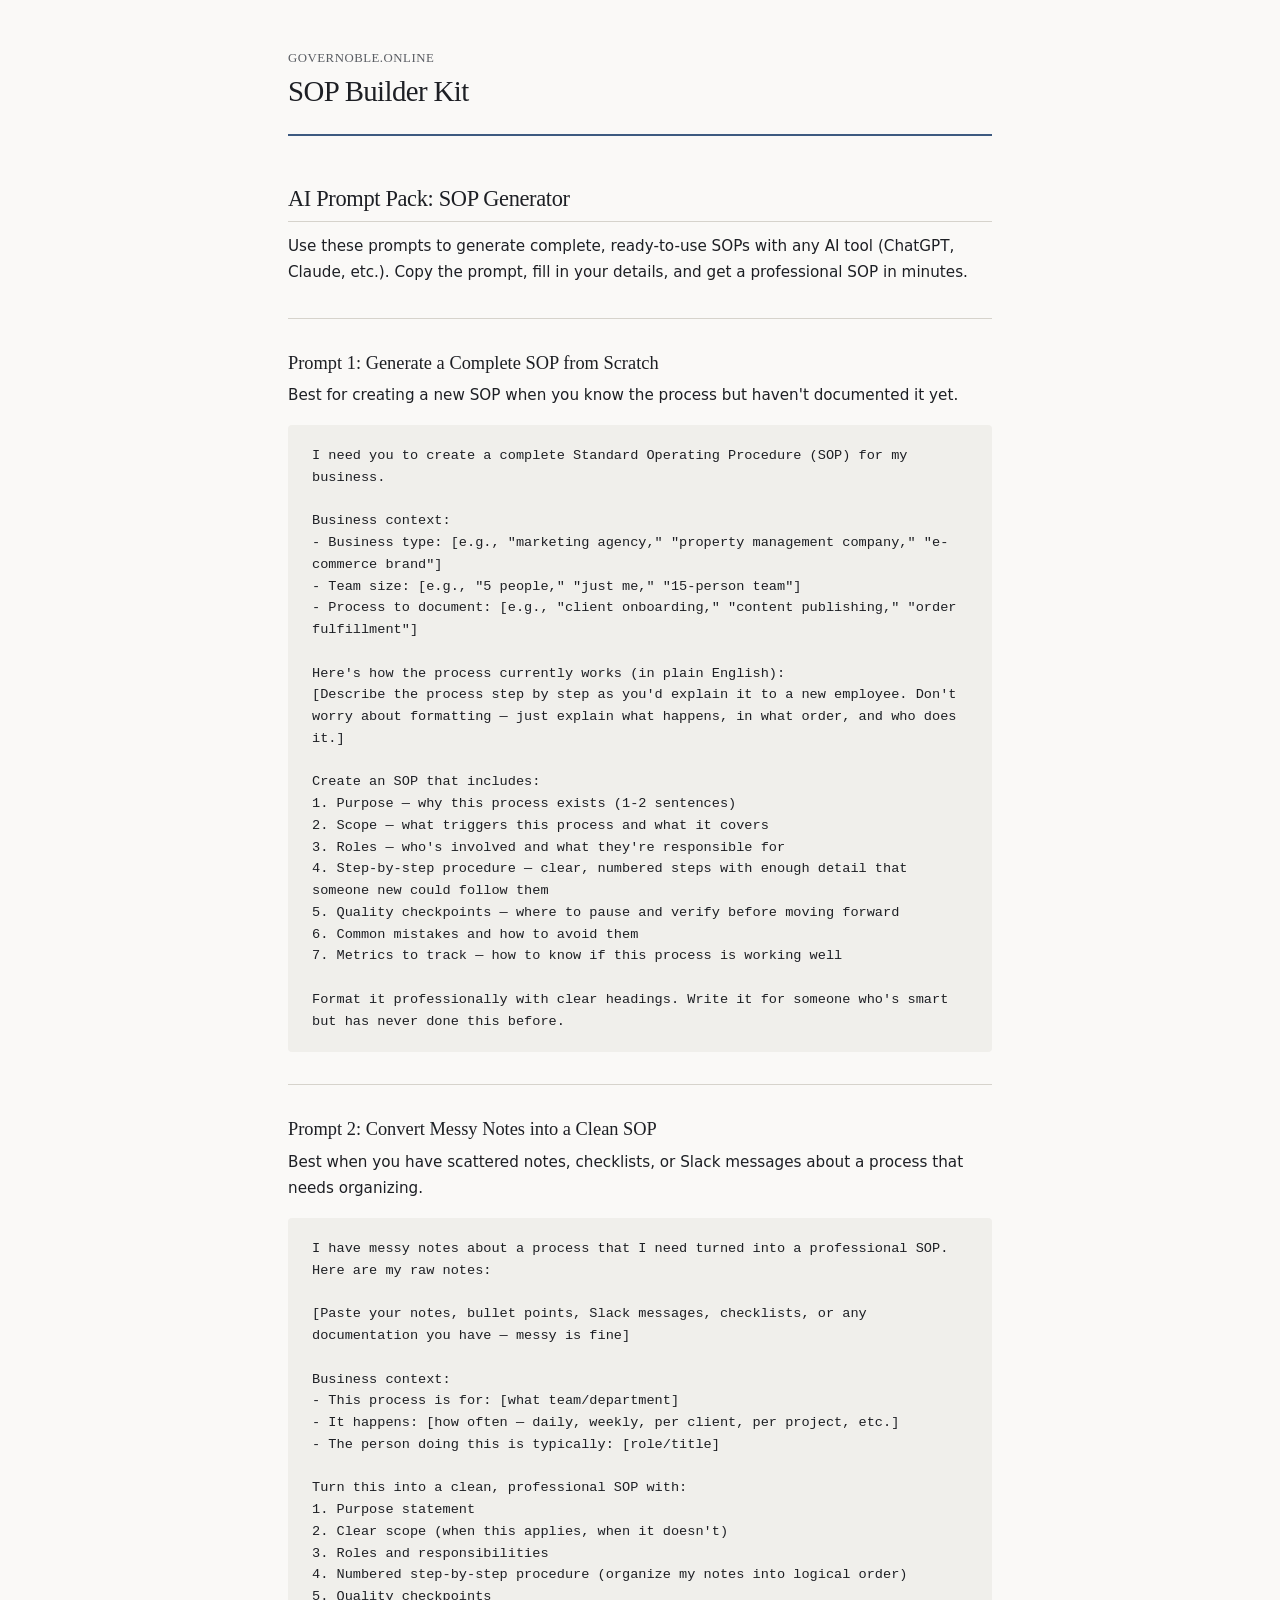
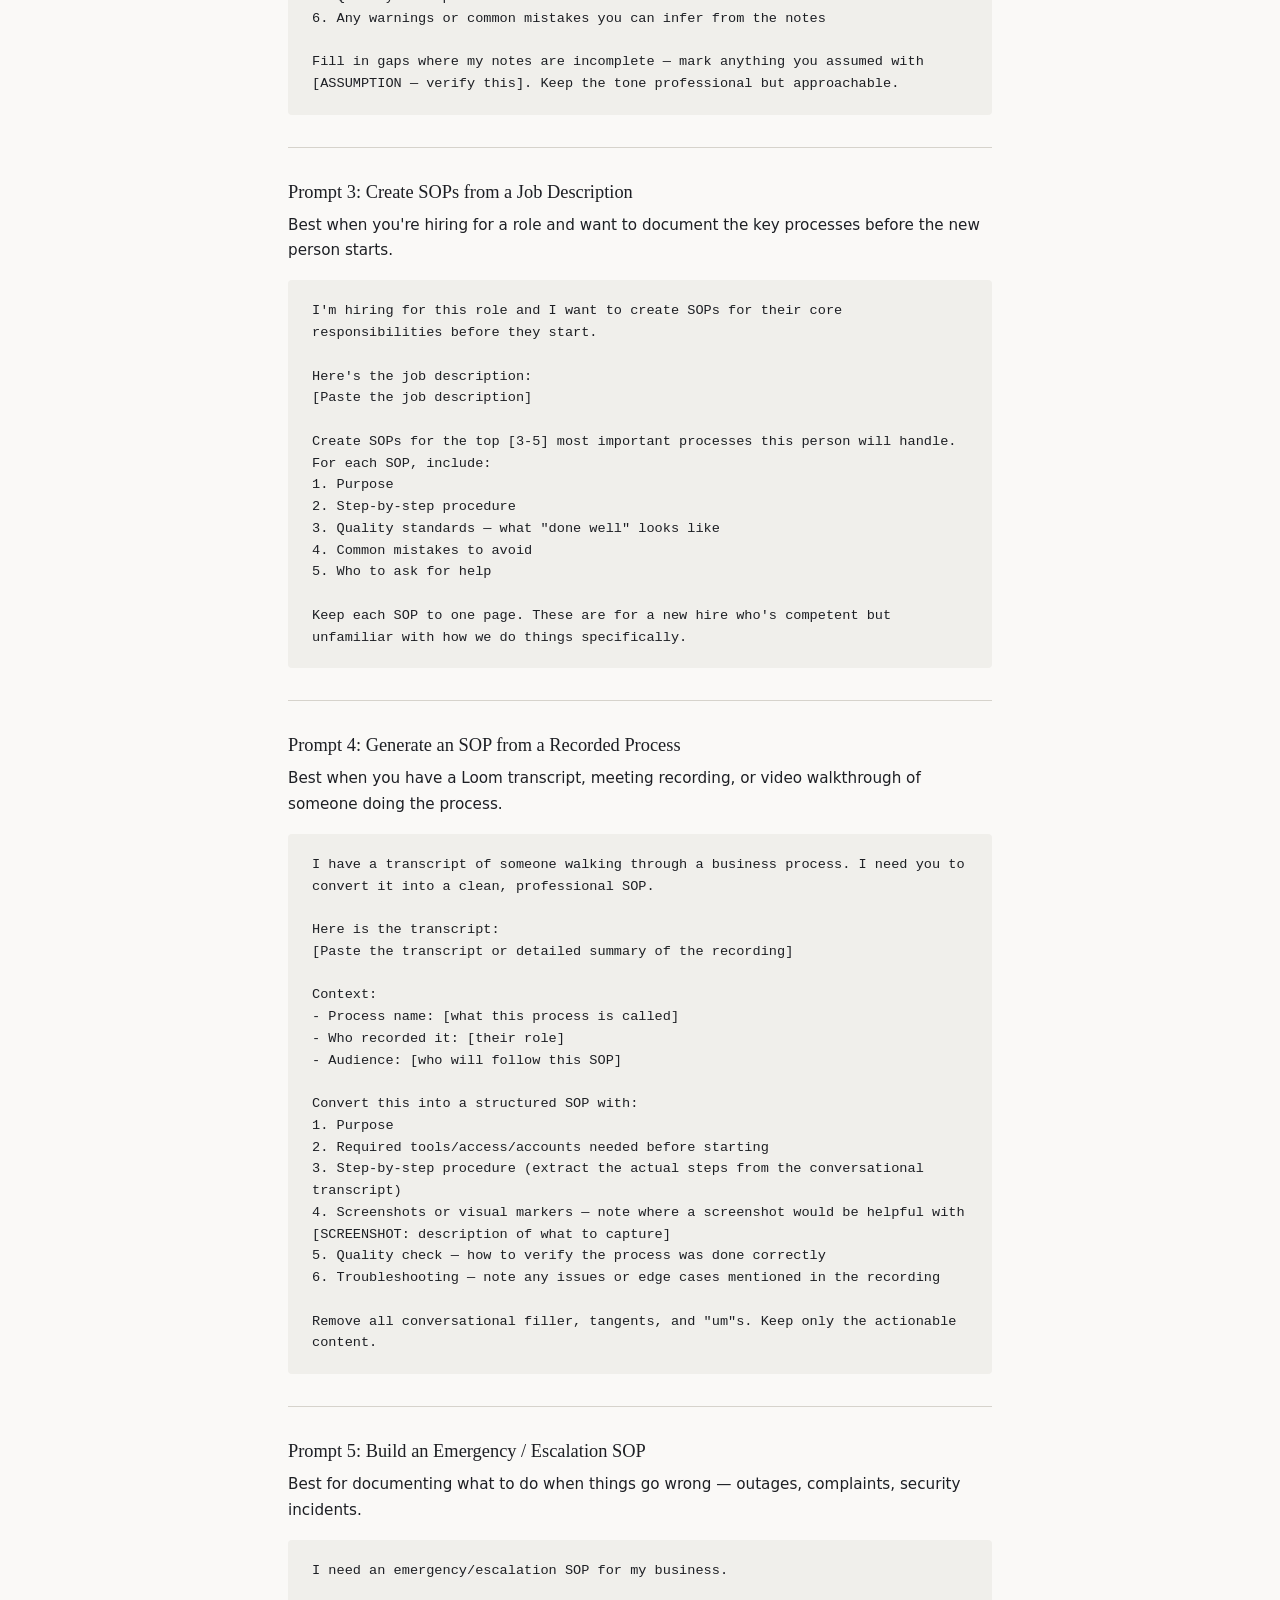
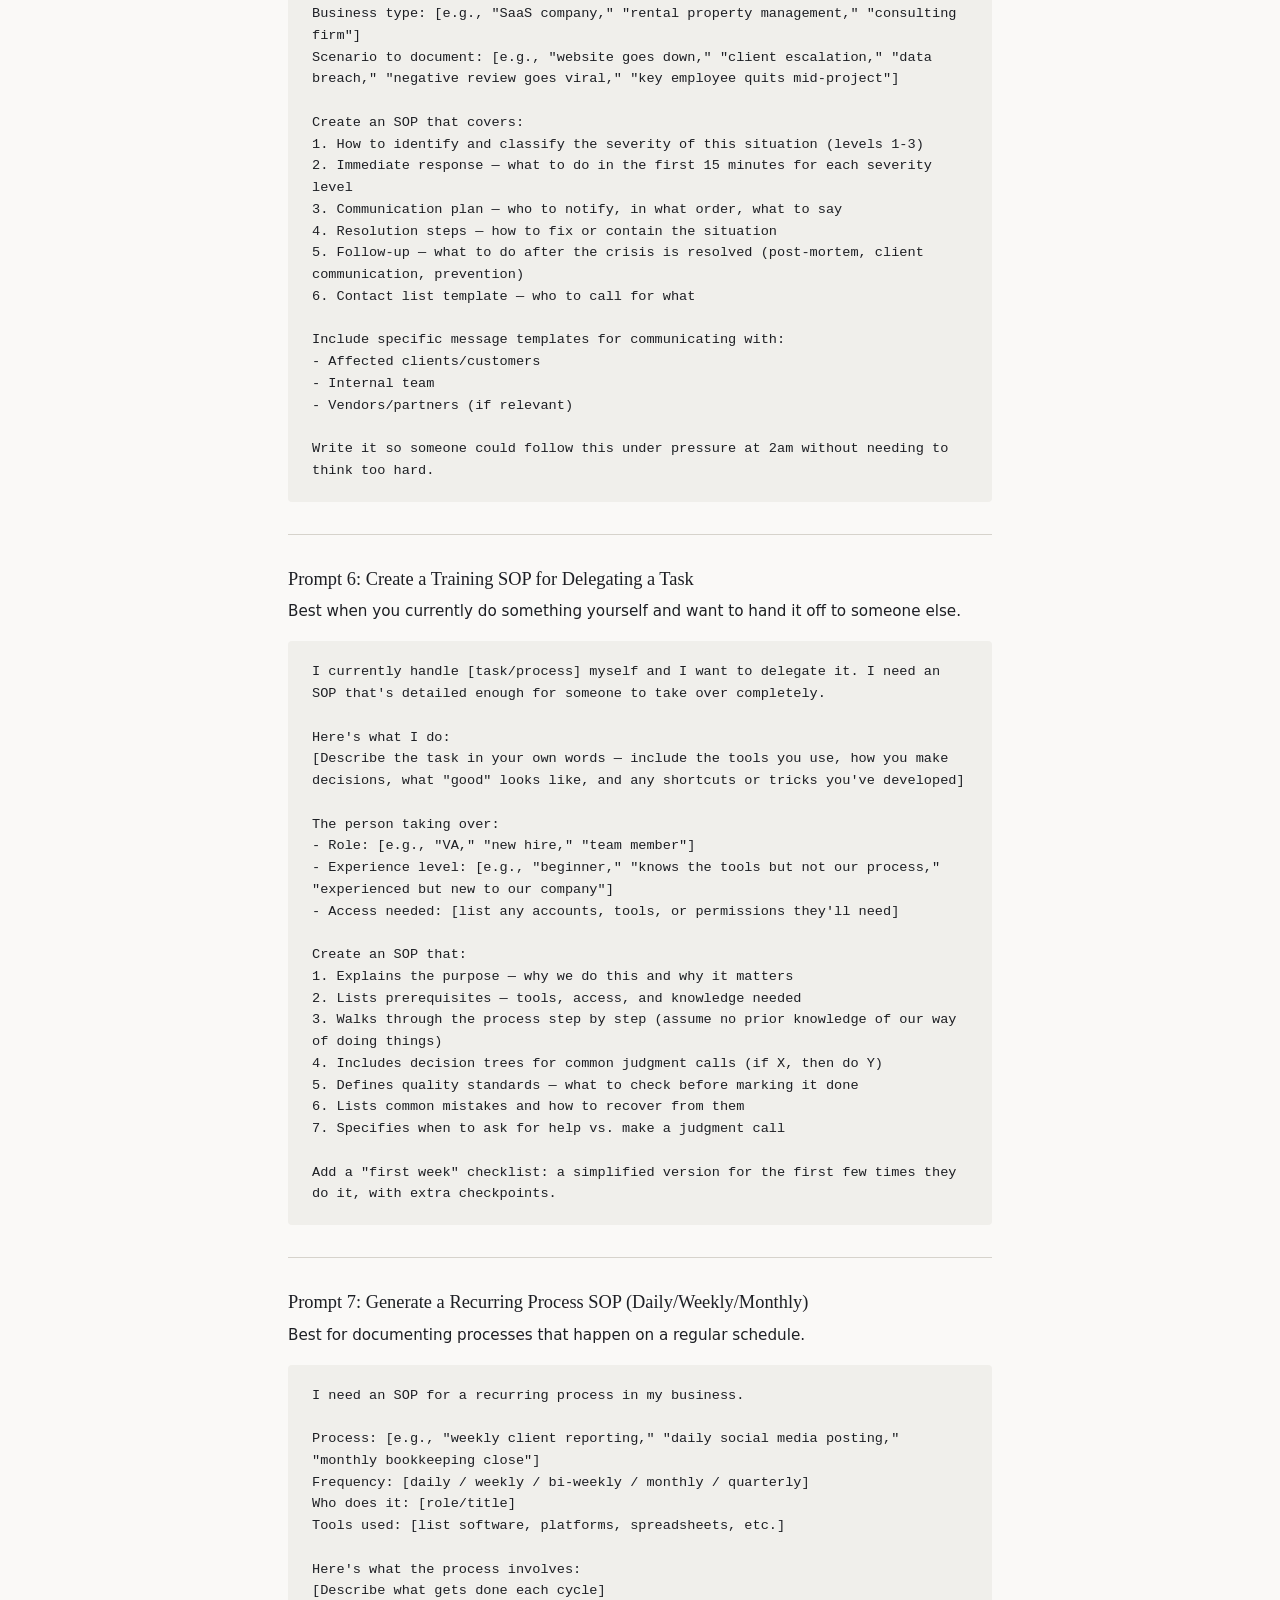
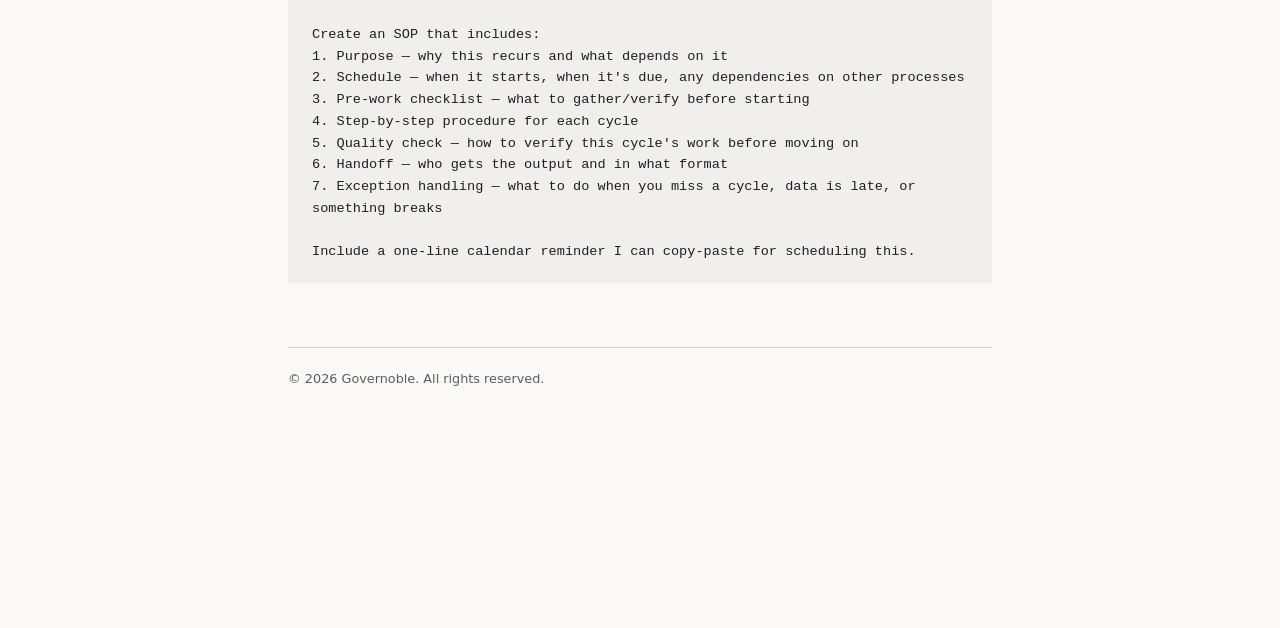
<file: prompts/sop-generator.html>
<!DOCTYPE html>
<html lang="en">
<head>
  <meta charset="UTF-8">
  <meta name="viewport" content="width=device-width, initial-scale=1.0">
  <title>AI Prompt Pack: SOP Generator — SOP Builder Kit</title>
  <style>
:root {
  --ink: #141821; --ground: #faf9f7; --paper: #fff; --steel: #3d5a80; --coral: #d96b4e;
  --text: #1d1f24; --text-muted: #5a5d63; --border: #d6d3cc; --code-bg: #f0efeb;
  --quote-border: #d96b4e; --quote-bg: #fdf6f3;
  --font-display: Georgia, 'Noto Serif', 'Times New Roman', serif;
  --font-body: -apple-system, 'Segoe UI', system-ui, Roboto, Helvetica, Arial, sans-serif;
  --font-mono: 'Cascadia Code', 'SF Mono', SFMono-Regular, Consolas, 'Liberation Mono', monospace;
  --max-w: 760px;
}
@media (prefers-color-scheme: dark) {
  :root {
    --ink: #edece8; --ground: #111520; --paper: #1a1f2e; --steel: #7ba4d4; --coral: #e0845f;
    --text: #dddbd7; --text-muted: #8a8d94; --border: #2a2f3d; --code-bg: #161b28;
    --quote-border: #e0845f; --quote-bg: #1e1a17;
  }
}
*, *::before, *::after { margin: 0; padding: 0; box-sizing: border-box; }
body { font-family: var(--font-body); color: var(--text); background: var(--ground); line-height: 1.7; -webkit-font-smoothing: antialiased; max-width: var(--max-w); margin: 0 auto; padding: 48px 28px 80px; }
h1 { font-family: var(--font-display); font-size: 1.8rem; font-weight: 400; letter-spacing: -0.02em; margin: 48px 0 16px; line-height: 1.25; }
h2 { font-family: var(--font-display); font-size: 1.4rem; font-weight: 400; letter-spacing: -0.015em; margin: 40px 0 12px; padding-bottom: 8px; border-bottom: 1px solid var(--border); line-height: 1.3; }
h3 { font-family: var(--font-display); font-size: 1.15rem; font-weight: 400; margin: 32px 0 8px; line-height: 1.35; }
p { margin: 0 0 16px; font-size: 0.95rem; }
hr { border: none; border-top: 1px solid var(--border); margin: 32px 0; }
ul, ol { margin: 0 0 16px; padding-left: 24px; font-size: 0.95rem; }
li { margin-bottom: 6px; line-height: 1.6; }
.product-header { margin-bottom: 48px; padding-bottom: 24px; border-bottom: 2px solid var(--steel); }
.product-header .brand { font-family: var(--font-display); font-size: 0.8rem; color: var(--text-muted); letter-spacing: 0.04em; text-transform: uppercase; margin-bottom: 4px; }
.product-header h1 { margin: 0; }
pre { background: var(--code-bg); padding: 20px 24px; border-radius: 4px; overflow-x: auto; margin: 0 0 20px; font-size: 0.85rem; line-height: 1.6; white-space: pre-wrap; word-wrap: break-word; }
code { font-family: var(--font-mono); font-size: 0.85em; background: var(--code-bg); padding: 2px 6px; border-radius: 3px; }
pre code { background: none; padding: 0; font-size: inherit; }
.product-footer { margin-top: 64px; padding-top: 20px; border-top: 1px solid var(--border); font-size: 0.8rem; color: var(--text-muted); }
@media print { body { background: #fff; color: #000; max-width: none; padding: 0; } pre { background: #f5f5f5; } .product-header { border-bottom-color: #000; } }
@media (max-width: 480px) { body { padding: 24px 16px 48px; } h1 { font-size: 1.5rem; } h2 { font-size: 1.2rem; } pre { padding: 16px; font-size: 0.82rem; } }
  </style>
</head>
<body>

  <div class="product-header">
    <div class="brand">Governoble.online</div>
    <h1>SOP Builder Kit</h1>
  </div>

  <h2>AI Prompt Pack: SOP Generator</h2>

  <p>Use these prompts to generate complete, ready-to-use SOPs with any AI tool (ChatGPT, Claude, etc.). Copy the prompt, fill in your details, and get a professional SOP in minutes.</p>

  <hr>

  <h3>Prompt 1: Generate a Complete SOP from Scratch</h3>

  <p>Best for creating a new SOP when you know the process but haven't documented it yet.</p>

  <pre><code>I need you to create a complete Standard Operating Procedure (SOP) for my business.

Business context:
- Business type: [e.g., "marketing agency," "property management company," "e-commerce brand"]
- Team size: [e.g., "5 people," "just me," "15-person team"]
- Process to document: [e.g., "client onboarding," "content publishing," "order fulfillment"]

Here's how the process currently works (in plain English):
[Describe the process step by step as you'd explain it to a new employee. Don't worry about formatting — just explain what happens, in what order, and who does it.]

Create an SOP that includes:
1. Purpose — why this process exists (1-2 sentences)
2. Scope — what triggers this process and what it covers
3. Roles — who's involved and what they're responsible for
4. Step-by-step procedure — clear, numbered steps with enough detail that someone new could follow them
5. Quality checkpoints — where to pause and verify before moving forward
6. Common mistakes and how to avoid them
7. Metrics to track — how to know if this process is working well

Format it professionally with clear headings. Write it for someone who's smart but has never done this before.</code></pre>

  <hr>

  <h3>Prompt 2: Convert Messy Notes into a Clean SOP</h3>

  <p>Best when you have scattered notes, checklists, or Slack messages about a process that needs organizing.</p>

  <pre><code>I have messy notes about a process that I need turned into a professional SOP. Here are my raw notes:

[Paste your notes, bullet points, Slack messages, checklists, or any documentation you have — messy is fine]

Business context:
- This process is for: [what team/department]
- It happens: [how often — daily, weekly, per client, per project, etc.]
- The person doing this is typically: [role/title]

Turn this into a clean, professional SOP with:
1. Purpose statement
2. Clear scope (when this applies, when it doesn't)
3. Roles and responsibilities
4. Numbered step-by-step procedure (organize my notes into logical order)
5. Quality checkpoints
6. Any warnings or common mistakes you can infer from the notes

Fill in gaps where my notes are incomplete — mark anything you assumed with [ASSUMPTION — verify this]. Keep the tone professional but approachable.</code></pre>

  <hr>

  <h3>Prompt 3: Create SOPs from a Job Description</h3>

  <p>Best when you're hiring for a role and want to document the key processes before the new person starts.</p>

  <pre><code>I'm hiring for this role and I want to create SOPs for their core responsibilities before they start.

Here's the job description:
[Paste the job description]

Create SOPs for the top [3-5] most important processes this person will handle. For each SOP, include:
1. Purpose
2. Step-by-step procedure
3. Quality standards — what "done well" looks like
4. Common mistakes to avoid
5. Who to ask for help

Keep each SOP to one page. These are for a new hire who's competent but unfamiliar with how we do things specifically.</code></pre>

  <hr>

  <h3>Prompt 4: Generate an SOP from a Recorded Process</h3>

  <p>Best when you have a Loom transcript, meeting recording, or video walkthrough of someone doing the process.</p>

  <pre><code>I have a transcript of someone walking through a business process. I need you to convert it into a clean, professional SOP.

Here is the transcript:
[Paste the transcript or detailed summary of the recording]

Context:
- Process name: [what this process is called]
- Who recorded it: [their role]
- Audience: [who will follow this SOP]

Convert this into a structured SOP with:
1. Purpose
2. Required tools/access/accounts needed before starting
3. Step-by-step procedure (extract the actual steps from the conversational transcript)
4. Screenshots or visual markers — note where a screenshot would be helpful with [SCREENSHOT: description of what to capture]
5. Quality check — how to verify the process was done correctly
6. Troubleshooting — note any issues or edge cases mentioned in the recording

Remove all conversational filler, tangents, and "um"s. Keep only the actionable content.</code></pre>

  <hr>

  <h3>Prompt 5: Build an Emergency / Escalation SOP</h3>

  <p>Best for documenting what to do when things go wrong — outages, complaints, security incidents.</p>

  <pre><code>I need an emergency/escalation SOP for my business.

Business type: [e.g., "SaaS company," "rental property management," "consulting firm"]
Scenario to document: [e.g., "website goes down," "client escalation," "data breach," "negative review goes viral," "key employee quits mid-project"]

Create an SOP that covers:
1. How to identify and classify the severity of this situation (levels 1-3)
2. Immediate response — what to do in the first 15 minutes for each severity level
3. Communication plan — who to notify, in what order, what to say
4. Resolution steps — how to fix or contain the situation
5. Follow-up — what to do after the crisis is resolved (post-mortem, client communication, prevention)
6. Contact list template — who to call for what

Include specific message templates for communicating with:
- Affected clients/customers
- Internal team
- Vendors/partners (if relevant)

Write it so someone could follow this under pressure at 2am without needing to think too hard.</code></pre>

  <hr>

  <h3>Prompt 6: Create a Training SOP for Delegating a Task</h3>

  <p>Best when you currently do something yourself and want to hand it off to someone else.</p>

  <pre><code>I currently handle [task/process] myself and I want to delegate it. I need an SOP that's detailed enough for someone to take over completely.

Here's what I do:
[Describe the task in your own words — include the tools you use, how you make decisions, what "good" looks like, and any shortcuts or tricks you've developed]

The person taking over:
- Role: [e.g., "VA," "new hire," "team member"]
- Experience level: [e.g., "beginner," "knows the tools but not our process," "experienced but new to our company"]
- Access needed: [list any accounts, tools, or permissions they'll need]

Create an SOP that:
1. Explains the purpose — why we do this and why it matters
2. Lists prerequisites — tools, access, and knowledge needed
3. Walks through the process step by step (assume no prior knowledge of our way of doing things)
4. Includes decision trees for common judgment calls (if X, then do Y)
5. Defines quality standards — what to check before marking it done
6. Lists common mistakes and how to recover from them
7. Specifies when to ask for help vs. make a judgment call

Add a "first week" checklist: a simplified version for the first few times they do it, with extra checkpoints.</code></pre>

  <hr>

  <h3>Prompt 7: Generate a Recurring Process SOP (Daily/Weekly/Monthly)</h3>

  <p>Best for documenting processes that happen on a regular schedule.</p>

  <pre><code>I need an SOP for a recurring process in my business.

Process: [e.g., "weekly client reporting," "daily social media posting," "monthly bookkeeping close"]
Frequency: [daily / weekly / bi-weekly / monthly / quarterly]
Who does it: [role/title]
Tools used: [list software, platforms, spreadsheets, etc.]

Here's what the process involves:
[Describe what gets done each cycle]

Create an SOP that includes:
1. Purpose — why this recurs and what depends on it
2. Schedule — when it starts, when it's due, any dependencies on other processes
3. Pre-work checklist — what to gather/verify before starting
4. Step-by-step procedure for each cycle
5. Quality check — how to verify this cycle's work before moving on
6. Handoff — who gets the output and in what format
7. Exception handling — what to do when you miss a cycle, data is late, or something breaks

Include a one-line calendar reminder I can copy-paste for scheduling this.</code></pre>

  <div class="product-footer">
    &copy; 2026 Governoble. All rights reserved.
  </div>

</body>
</html>
</file>
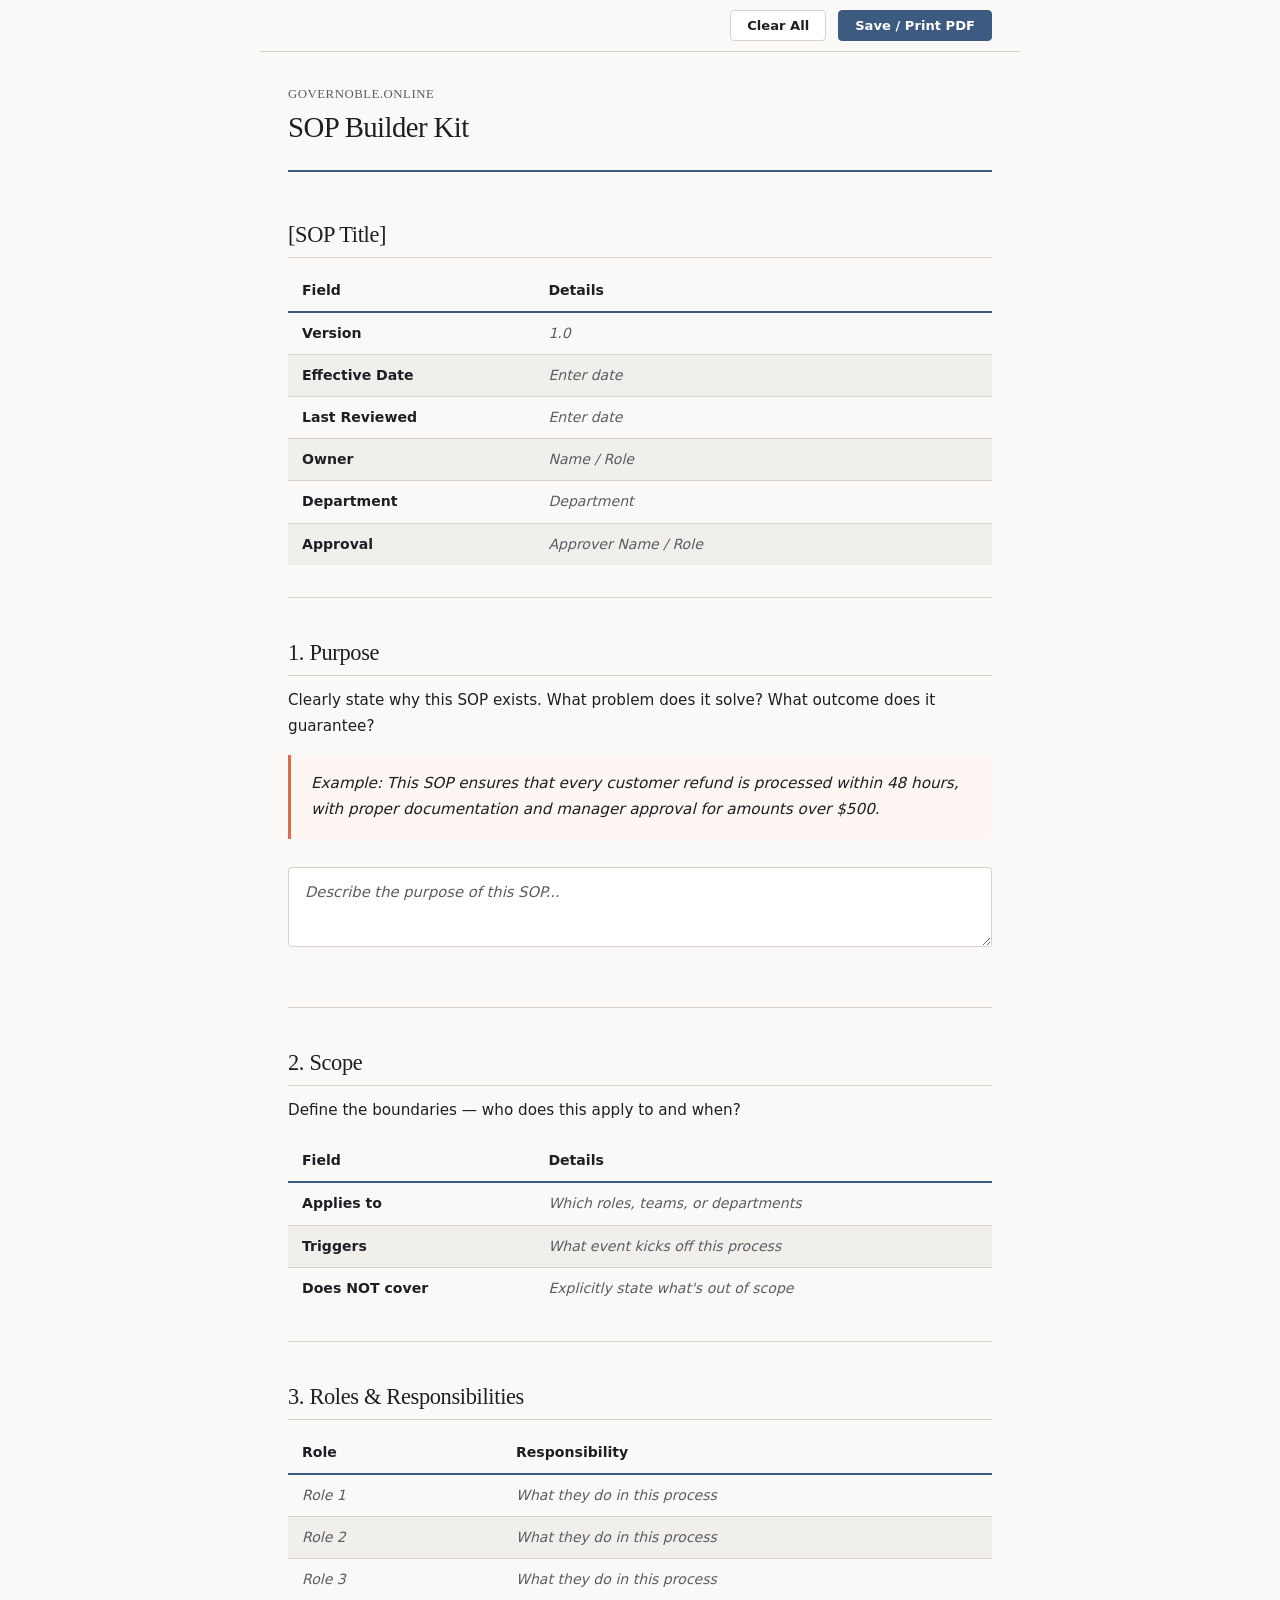
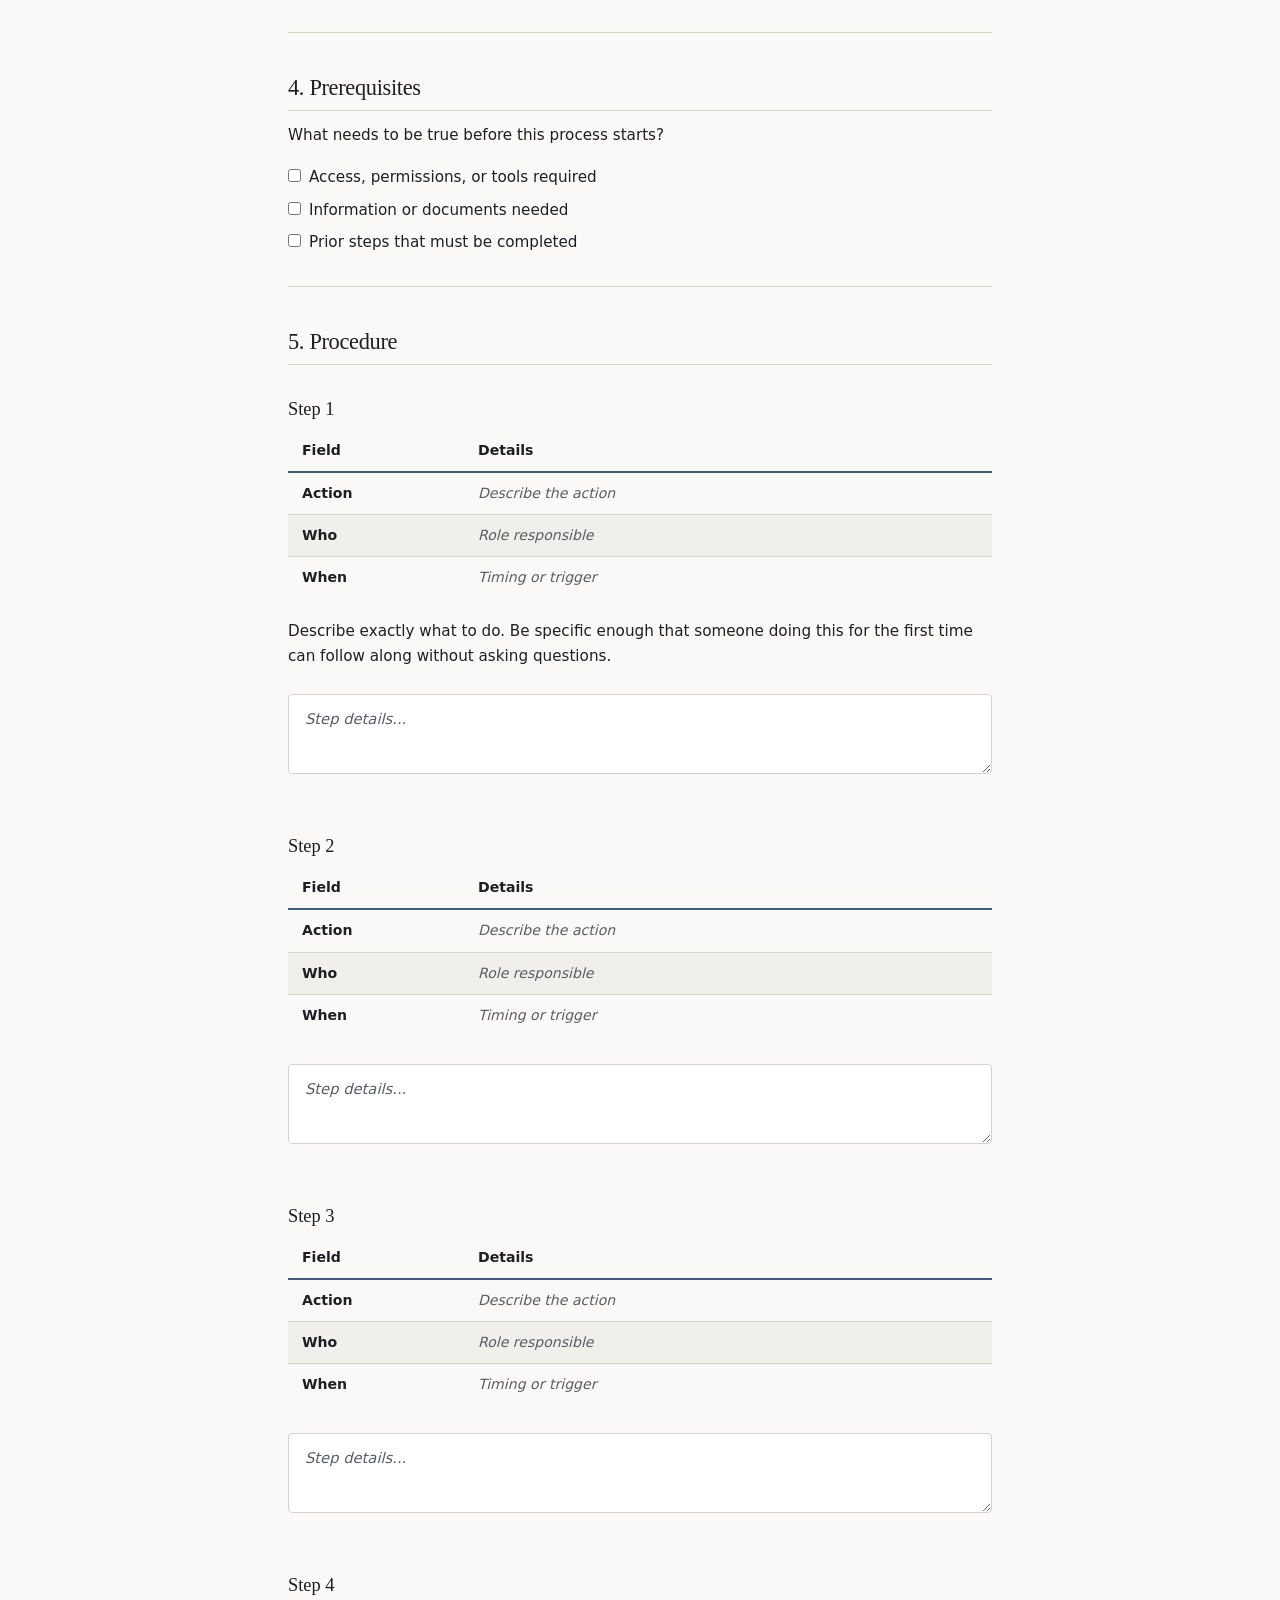
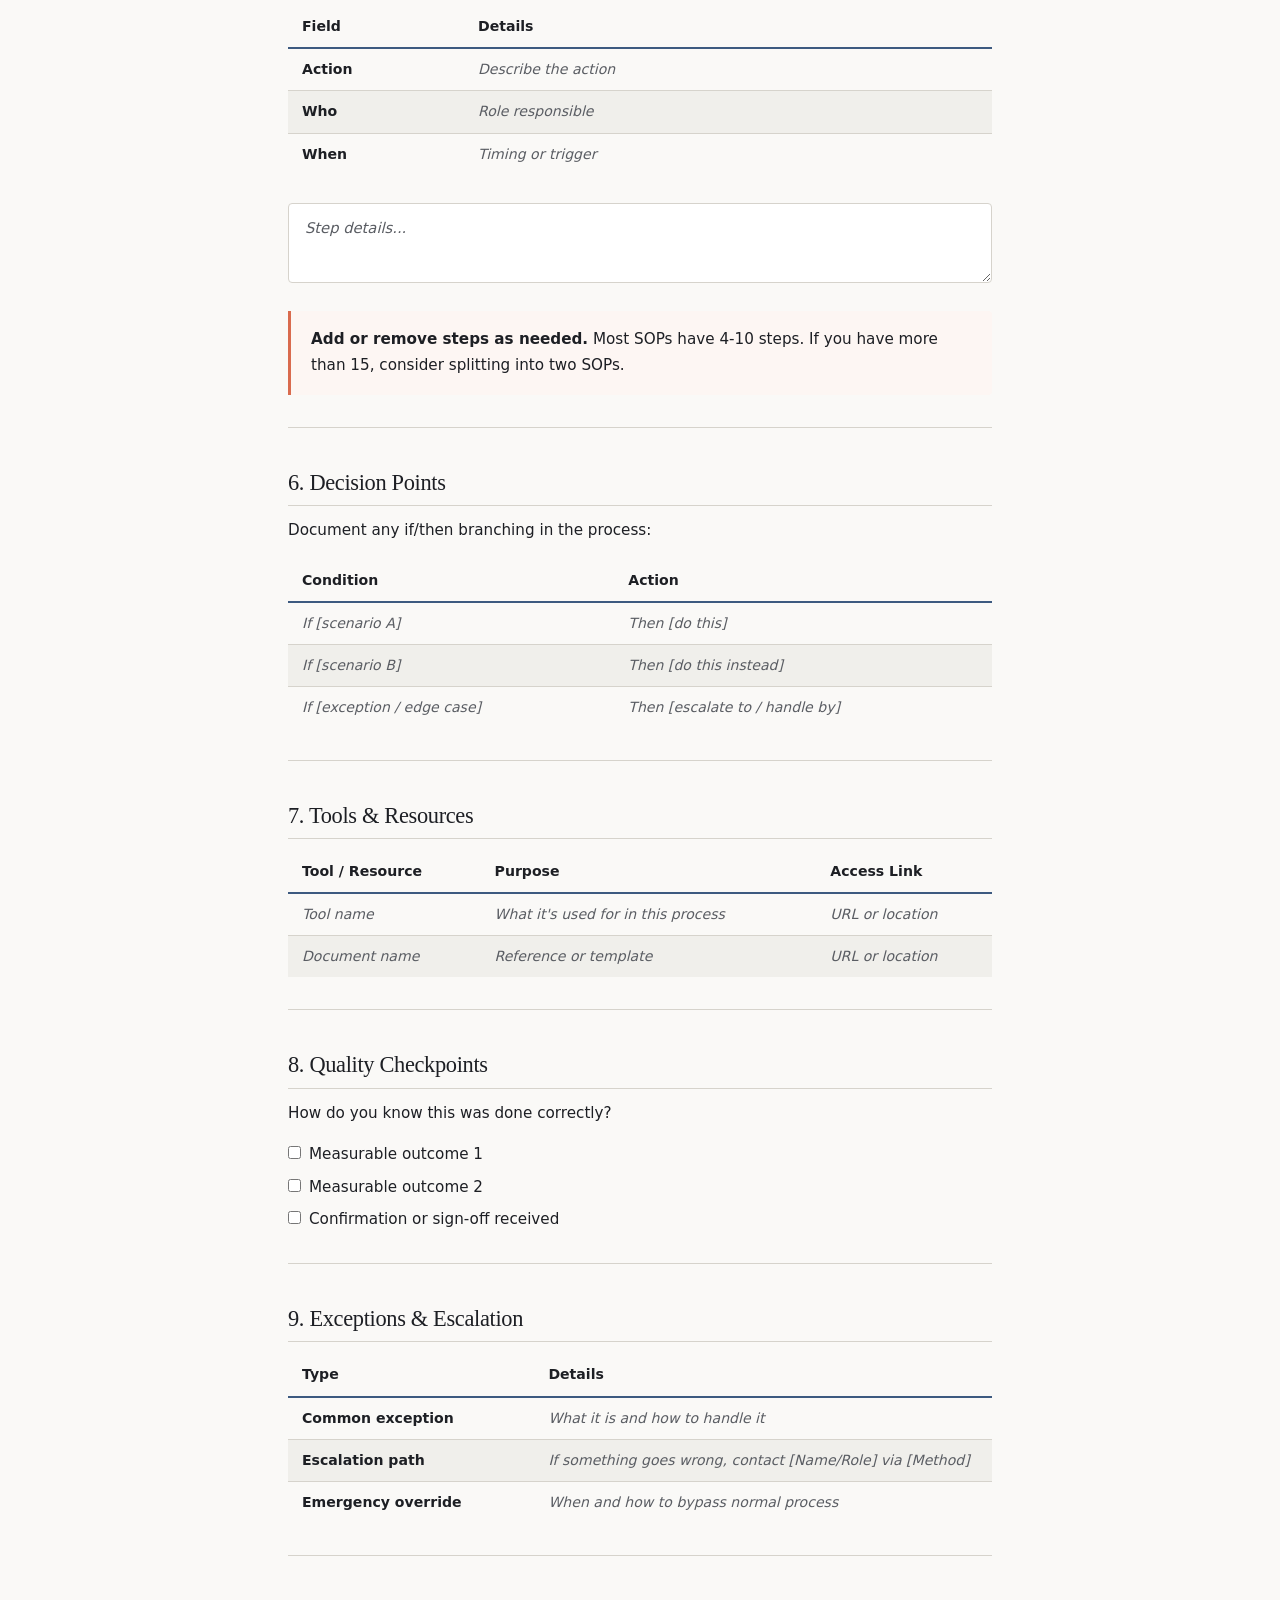
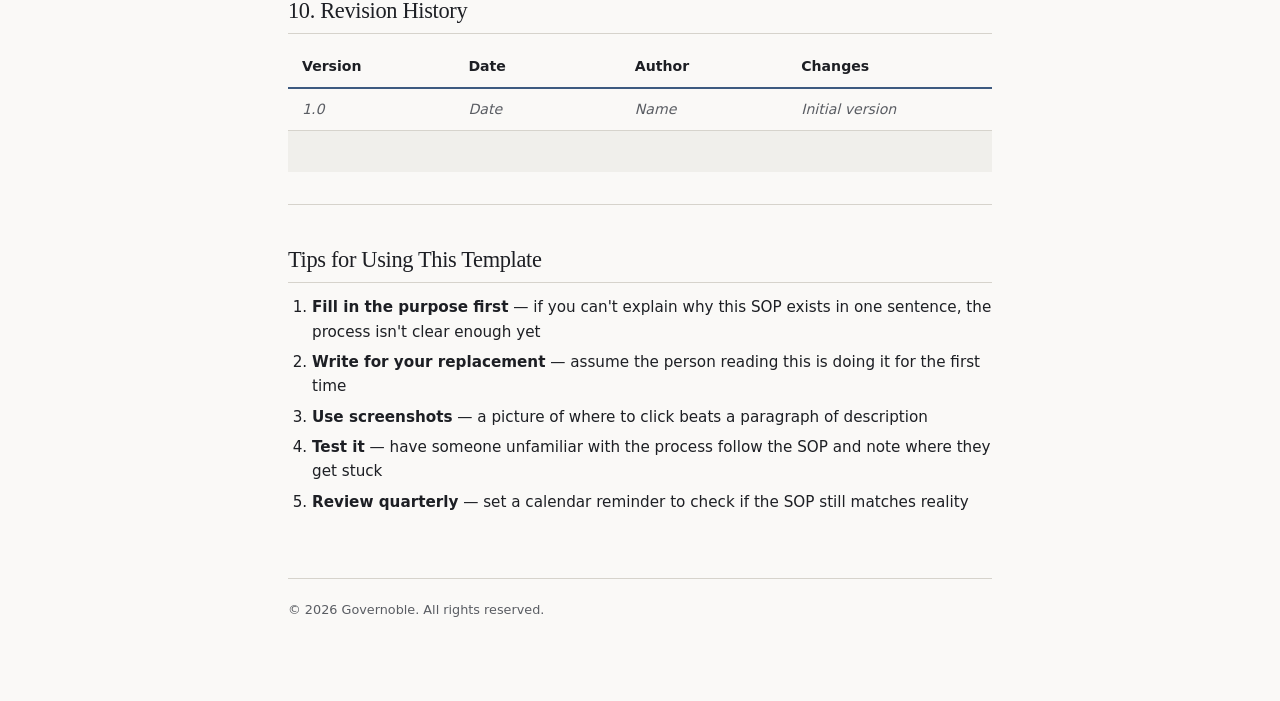
<file: templates/01-general-sop.html>
<!DOCTYPE html>
<html lang="en">
<head>
  <meta charset="UTF-8">
  <meta name="viewport" content="width=device-width, initial-scale=1.0">
  <title>General SOP Template — SOP Builder Kit</title>
  <style>
/* Governoble.online — Product Stylesheet */
:root {
  --ink: #141821;
  --ground: #faf9f7;
  --paper: #fff;
  --steel: #3d5a80;
  --coral: #d96b4e;
  --text: #1d1f24;
  --text-muted: #5a5d63;
  --border: #d6d3cc;
  --code-bg: #f0efeb;
  --quote-border: #d96b4e;
  --quote-bg: #fdf6f3;
  --check-color: #3d5a80;
  --font-display: Georgia, 'Noto Serif', 'Times New Roman', serif;
  --font-body: -apple-system, 'Segoe UI', system-ui, Roboto, Helvetica, Arial, sans-serif;
  --font-mono: 'Cascadia Code', 'SF Mono', SFMono-Regular, Consolas, 'Liberation Mono', monospace;
  --max-w: 760px;
}

@media (prefers-color-scheme: dark) {
  :root {
    --ink: #edece8;
    --ground: #111520;
    --paper: #1a1f2e;
    --steel: #7ba4d4;
    --coral: #e0845f;
    --text: #dddbd7;
    --text-muted: #8a8d94;
    --border: #2a2f3d;
    --code-bg: #161b28;
    --quote-border: #e0845f;
    --quote-bg: #1e1a17;
    --check-color: #7ba4d4;
  }
}

*, *::before, *::after { margin: 0; padding: 0; box-sizing: border-box; }

body {
  font-family: var(--font-body);
  color: var(--text);
  background: var(--ground);
  line-height: 1.7;
  -webkit-font-smoothing: antialiased;
  max-width: var(--max-w);
  margin: 0 auto;
  padding: 48px 28px 80px;
}

/* Typography */
h1 { font-family: var(--font-display); font-size: 1.8rem; font-weight: 400; letter-spacing: -0.02em; margin: 48px 0 16px; line-height: 1.25; }
h2 { font-family: var(--font-display); font-size: 1.4rem; font-weight: 400; letter-spacing: -0.015em; margin: 40px 0 12px; padding-bottom: 8px; border-bottom: 1px solid var(--border); line-height: 1.3; }
h3 { font-family: var(--font-display); font-size: 1.15rem; font-weight: 400; margin: 32px 0 8px; line-height: 1.35; }
h4 { font-size: 0.95rem; font-weight: 700; margin: 24px 0 6px; }
p { margin: 0 0 16px; font-size: 0.95rem; }
hr { border: none; border-top: 1px solid var(--border); margin: 32px 0; }
ul { margin: 0 0 16px; padding-left: 24px; font-size: 0.95rem; }
ol { margin: 0 0 16px; padding-left: 24px; font-size: 0.95rem; }
li { margin-bottom: 6px; line-height: 1.6; }

/* Header */
.product-header { margin-bottom: 48px; padding-bottom: 24px; border-bottom: 2px solid var(--steel); }
.product-header .brand { font-family: var(--font-display); font-size: 0.8rem; color: var(--text-muted); letter-spacing: 0.04em; text-transform: uppercase; margin-bottom: 4px; }
.product-header h1 { margin: 0; }

/* Tables */
.table-wrap { overflow-x: auto; margin: 0 0 20px; }
table { width: 100%; border-collapse: collapse; font-size: 0.88rem; line-height: 1.5; }
thead th { text-align: left; font-weight: 700; padding: 10px 14px; border-bottom: 2px solid var(--steel); white-space: nowrap; }
tbody td { padding: 10px 14px; border-bottom: 1px solid var(--border); vertical-align: top; }
tbody tr:last-child td { border-bottom: none; }
tbody tr:nth-child(even) { background: var(--code-bg); }

/* Blockquotes */
blockquote { border-left: 3px solid var(--quote-border); background: var(--quote-bg); padding: 16px 20px; margin: 0 0 20px; border-radius: 0 4px 4px 0; font-size: 0.92rem; }
blockquote p:last-child { margin-bottom: 0; }

/* Editable cells */
td[contenteditable="true"] {
  outline: none;
  min-width: 100px;
  transition: background 0.15s;
}
td[contenteditable="true"]:hover {
  background: var(--code-bg);
}
td[contenteditable="true"]:focus {
  background: var(--quote-bg);
  box-shadow: inset 0 0 0 2px var(--steel);
}
td[contenteditable="true"].placeholder {
  color: var(--text-muted);
  font-style: italic;
}

/* Textareas */
textarea.field {
  width: 100%;
  min-height: 80px;
  padding: 12px 16px;
  font-family: var(--font-body);
  font-size: 0.92rem;
  line-height: 1.6;
  color: var(--text);
  background: var(--paper);
  border: 1px solid var(--border);
  border-radius: 4px;
  resize: vertical;
  margin: 8px 0 20px;
  outline: none;
}
textarea.field:focus {
  border-color: var(--steel);
  box-shadow: 0 0 0 2px rgba(61,90,128,0.15);
}
textarea.field::placeholder {
  color: var(--text-muted);
  font-style: italic;
}

/* Checkboxes */
.checklist { list-style: none; padding-left: 0; margin: 0 0 16px; }
.checklist li { margin-bottom: 8px; display: flex; align-items: flex-start; gap: 8px; }
.checklist input[type="checkbox"] { margin-top: 4px; accent-color: var(--check-color); flex-shrink: 0; }

/* Radio groups */
.radio-group { margin: 8px 0 16px; }
.radio-group label {
  display: block;
  padding: 8px 12px;
  margin-bottom: 4px;
  border-radius: 4px;
  cursor: pointer;
  font-size: 0.9rem;
  transition: background 0.15s;
}
.radio-group label:hover { background: var(--code-bg); }
.radio-group input[type="radio"] { margin-right: 8px; accent-color: var(--steel); }

/* Toolbar */
.toolbar {
  position: sticky;
  top: 0;
  z-index: 50;
  background: var(--ground);
  border-bottom: 1px solid var(--border);
  padding: 10px 0;
  margin: -48px -28px 32px;
  padding: 10px 28px;
  display: flex;
  align-items: center;
  justify-content: space-between;
  gap: 12px;
}
.toolbar-left { display: flex; align-items: center; gap: 12px; }
.toolbar-right { display: flex; align-items: center; gap: 12px; }
.toolbar button {
  font-family: var(--font-body);
  font-size: 0.82rem;
  font-weight: 600;
  padding: 7px 16px;
  border-radius: 4px;
  border: 1px solid var(--border);
  background: var(--paper);
  color: var(--text);
  cursor: pointer;
  transition: background 0.15s, border-color 0.15s;
}
.toolbar button:hover {
  background: var(--code-bg);
  border-color: var(--steel);
}
.toolbar button.primary {
  background: var(--steel);
  color: #fff;
  border-color: var(--steel);
}
.toolbar button.primary:hover {
  background: var(--coral);
  border-color: var(--coral);
}
#save-indicator {
  font-size: 0.78rem;
  color: var(--text-muted);
  opacity: 0;
  transition: opacity 0.3s;
}
#save-indicator.visible { opacity: 1; }

/* Footer */
.product-footer { margin-top: 64px; padding-top: 20px; border-top: 1px solid var(--border); font-size: 0.8rem; color: var(--text-muted); }

/* Print */
@media print {
  body { background: #fff; color: #000; max-width: none; padding: 0; }
  .toolbar { display: none; }
  h2 { border-bottom-color: #ccc; }
  thead th { border-bottom-color: #000; }
  tbody td { border-bottom-color: #ddd; }
  td[contenteditable="true"]:empty::after { content: ""; }
  textarea.field { border-color: #ccc; }
  .product-header { border-bottom-color: #000; }
  .tips-section { page-break-before: always; }
}

@media (max-width: 480px) {
  body { padding: 24px 16px 48px; }
  .toolbar { margin: -24px -16px 24px; padding: 10px 16px; }
  h1 { font-size: 1.5rem; }
  h2 { font-size: 1.2rem; }
  table { font-size: 0.82rem; }
  thead th, tbody td { padding: 8px 10px; }
}
  </style>
</head>
<body>

  <div class="toolbar" id="toolbar">
    <div class="toolbar-left">
      <span id="save-indicator"></span>
    </div>
    <div class="toolbar-right">
      <button id="btn-clear">Clear All</button>
      <button id="btn-print" class="primary">Save / Print PDF</button>
    </div>
  </div>

  <div class="product-header">
    <div class="brand">Governoble.online</div>
    <h1>SOP Builder Kit</h1>
  </div>

  <h2>[SOP Title]</h2>

  <div class="table-wrap">
    <table>
      <thead>
        <tr><th style="width:35%">Field</th><th>Details</th></tr>
      </thead>
      <tbody>
        <tr><td><strong>Version</strong></td><td contenteditable="true" data-placeholder="1.0"></td></tr>
        <tr><td><strong>Effective Date</strong></td><td contenteditable="true" data-placeholder="Enter date"></td></tr>
        <tr><td><strong>Last Reviewed</strong></td><td contenteditable="true" data-placeholder="Enter date"></td></tr>
        <tr><td><strong>Owner</strong></td><td contenteditable="true" data-placeholder="Name / Role"></td></tr>
        <tr><td><strong>Department</strong></td><td contenteditable="true" data-placeholder="Department"></td></tr>
        <tr><td><strong>Approval</strong></td><td contenteditable="true" data-placeholder="Approver Name / Role"></td></tr>
      </tbody>
    </table>
  </div>

  <hr>

  <h2>1. Purpose</h2>

  <p>Clearly state why this SOP exists. What problem does it solve? What outcome does it guarantee?</p>

  <blockquote>
    <p><em>Example: This SOP ensures that every customer refund is processed within 48 hours, with proper documentation and manager approval for amounts over $500.</em></p>
  </blockquote>

  <textarea class="field" placeholder="Describe the purpose of this SOP..."></textarea>

  <hr>

  <h2>2. Scope</h2>

  <p>Define the boundaries — who does this apply to and when?</p>

  <div class="table-wrap">
    <table>
      <thead>
        <tr><th style="width:35%">Field</th><th>Details</th></tr>
      </thead>
      <tbody>
        <tr><td><strong>Applies to</strong></td><td contenteditable="true" data-placeholder="Which roles, teams, or departments"></td></tr>
        <tr><td><strong>Triggers</strong></td><td contenteditable="true" data-placeholder="What event kicks off this process"></td></tr>
        <tr><td><strong>Does NOT cover</strong></td><td contenteditable="true" data-placeholder="Explicitly state what's out of scope"></td></tr>
      </tbody>
    </table>
  </div>

  <hr>

  <h2>3. Roles &amp; Responsibilities</h2>

  <div class="table-wrap">
    <table>
      <thead>
        <tr><th>Role</th><th>Responsibility</th></tr>
      </thead>
      <tbody>
        <tr><td contenteditable="true" data-placeholder="Role 1"></td><td contenteditable="true" data-placeholder="What they do in this process"></td></tr>
        <tr><td contenteditable="true" data-placeholder="Role 2"></td><td contenteditable="true" data-placeholder="What they do in this process"></td></tr>
        <tr><td contenteditable="true" data-placeholder="Role 3"></td><td contenteditable="true" data-placeholder="What they do in this process"></td></tr>
      </tbody>
    </table>
  </div>

  <hr>

  <h2>4. Prerequisites</h2>

  <p>What needs to be true before this process starts?</p>

  <ul class="checklist">
    <li><input type="checkbox"><label contenteditable="true" data-placeholder="Access, permissions, or tools required"></label></li>
    <li><input type="checkbox"><label contenteditable="true" data-placeholder="Information or documents needed"></label></li>
    <li><input type="checkbox"><label contenteditable="true" data-placeholder="Prior steps that must be completed"></label></li>
  </ul>

  <hr>

  <h2>5. Procedure</h2>

  <h3>Step 1</h3>
  <div class="table-wrap">
    <table>
      <thead>
        <tr><th style="width:25%">Field</th><th>Details</th></tr>
      </thead>
      <tbody>
        <tr><td><strong>Action</strong></td><td contenteditable="true" data-placeholder="Describe the action"></td></tr>
        <tr><td><strong>Who</strong></td><td contenteditable="true" data-placeholder="Role responsible"></td></tr>
        <tr><td><strong>When</strong></td><td contenteditable="true" data-placeholder="Timing or trigger"></td></tr>
      </tbody>
    </table>
  </div>
  <p>Describe exactly what to do. Be specific enough that someone doing this for the first time can follow along without asking questions.</p>
  <textarea class="field" placeholder="Step details..."></textarea>

  <h3>Step 2</h3>
  <div class="table-wrap">
    <table>
      <thead>
        <tr><th style="width:25%">Field</th><th>Details</th></tr>
      </thead>
      <tbody>
        <tr><td><strong>Action</strong></td><td contenteditable="true" data-placeholder="Describe the action"></td></tr>
        <tr><td><strong>Who</strong></td><td contenteditable="true" data-placeholder="Role responsible"></td></tr>
        <tr><td><strong>When</strong></td><td contenteditable="true" data-placeholder="Timing or trigger"></td></tr>
      </tbody>
    </table>
  </div>
  <textarea class="field" placeholder="Step details..."></textarea>

  <h3>Step 3</h3>
  <div class="table-wrap">
    <table>
      <thead>
        <tr><th style="width:25%">Field</th><th>Details</th></tr>
      </thead>
      <tbody>
        <tr><td><strong>Action</strong></td><td contenteditable="true" data-placeholder="Describe the action"></td></tr>
        <tr><td><strong>Who</strong></td><td contenteditable="true" data-placeholder="Role responsible"></td></tr>
        <tr><td><strong>When</strong></td><td contenteditable="true" data-placeholder="Timing or trigger"></td></tr>
      </tbody>
    </table>
  </div>
  <textarea class="field" placeholder="Step details..."></textarea>

  <h3>Step 4</h3>
  <div class="table-wrap">
    <table>
      <thead>
        <tr><th style="width:25%">Field</th><th>Details</th></tr>
      </thead>
      <tbody>
        <tr><td><strong>Action</strong></td><td contenteditable="true" data-placeholder="Describe the action"></td></tr>
        <tr><td><strong>Who</strong></td><td contenteditable="true" data-placeholder="Role responsible"></td></tr>
        <tr><td><strong>When</strong></td><td contenteditable="true" data-placeholder="Timing or trigger"></td></tr>
      </tbody>
    </table>
  </div>
  <textarea class="field" placeholder="Step details..."></textarea>

  <blockquote>
    <p><strong>Add or remove steps as needed.</strong> Most SOPs have 4-10 steps. If you have more than 15, consider splitting into two SOPs.</p>
  </blockquote>

  <hr>

  <h2>6. Decision Points</h2>

  <p>Document any if/then branching in the process:</p>

  <div class="table-wrap">
    <table>
      <thead>
        <tr><th>Condition</th><th>Action</th></tr>
      </thead>
      <tbody>
        <tr><td contenteditable="true" data-placeholder="If [scenario A]"></td><td contenteditable="true" data-placeholder="Then [do this]"></td></tr>
        <tr><td contenteditable="true" data-placeholder="If [scenario B]"></td><td contenteditable="true" data-placeholder="Then [do this instead]"></td></tr>
        <tr><td contenteditable="true" data-placeholder="If [exception / edge case]"></td><td contenteditable="true" data-placeholder="Then [escalate to / handle by]"></td></tr>
      </tbody>
    </table>
  </div>

  <hr>

  <h2>7. Tools &amp; Resources</h2>

  <div class="table-wrap">
    <table>
      <thead>
        <tr><th>Tool / Resource</th><th>Purpose</th><th>Access Link</th></tr>
      </thead>
      <tbody>
        <tr><td contenteditable="true" data-placeholder="Tool name"></td><td contenteditable="true" data-placeholder="What it's used for in this process"></td><td contenteditable="true" data-placeholder="URL or location"></td></tr>
        <tr><td contenteditable="true" data-placeholder="Document name"></td><td contenteditable="true" data-placeholder="Reference or template"></td><td contenteditable="true" data-placeholder="URL or location"></td></tr>
      </tbody>
    </table>
  </div>

  <hr>

  <h2>8. Quality Checkpoints</h2>

  <p>How do you know this was done correctly?</p>

  <ul class="checklist">
    <li><input type="checkbox"><label contenteditable="true" data-placeholder="Measurable outcome 1"></label></li>
    <li><input type="checkbox"><label contenteditable="true" data-placeholder="Measurable outcome 2"></label></li>
    <li><input type="checkbox"><label contenteditable="true" data-placeholder="Confirmation or sign-off received"></label></li>
  </ul>

  <hr>

  <h2>9. Exceptions &amp; Escalation</h2>

  <div class="table-wrap">
    <table>
      <thead>
        <tr><th style="width:35%">Type</th><th>Details</th></tr>
      </thead>
      <tbody>
        <tr><td><strong>Common exception</strong></td><td contenteditable="true" data-placeholder="What it is and how to handle it"></td></tr>
        <tr><td><strong>Escalation path</strong></td><td contenteditable="true" data-placeholder="If something goes wrong, contact [Name/Role] via [Method]"></td></tr>
        <tr><td><strong>Emergency override</strong></td><td contenteditable="true" data-placeholder="When and how to bypass normal process"></td></tr>
      </tbody>
    </table>
  </div>

  <hr>

  <h2>10. Revision History</h2>

  <div class="table-wrap">
    <table>
      <thead>
        <tr><th>Version</th><th>Date</th><th>Author</th><th>Changes</th></tr>
      </thead>
      <tbody>
        <tr><td contenteditable="true" data-placeholder="1.0"></td><td contenteditable="true" data-placeholder="Date"></td><td contenteditable="true" data-placeholder="Name"></td><td contenteditable="true" data-placeholder="Initial version"></td></tr>
        <tr><td contenteditable="true" data-placeholder=""></td><td contenteditable="true" data-placeholder=""></td><td contenteditable="true" data-placeholder=""></td><td contenteditable="true" data-placeholder=""></td></tr>
      </tbody>
    </table>
  </div>

  <hr>

  <div class="tips-section">
    <h2>Tips for Using This Template</h2>
    <ol>
      <li><strong>Fill in the purpose first</strong> — if you can't explain why this SOP exists in one sentence, the process isn't clear enough yet</li>
      <li><strong>Write for your replacement</strong> — assume the person reading this is doing it for the first time</li>
      <li><strong>Use screenshots</strong> — a picture of where to click beats a paragraph of description</li>
      <li><strong>Test it</strong> — have someone unfamiliar with the process follow the SOP and note where they get stuck</li>
      <li><strong>Review quarterly</strong> — set a calendar reminder to check if the SOP still matches reality</li>
    </ol>
  </div>

  <div class="product-footer">
    &copy; 2026 Governoble. All rights reserved.
  </div>

  <script>
// Governoble Interactive Template Engine
(function() {
  var STORAGE_KEY = 'governoble_' + document.title.replace(/[^a-z0-9]/gi, '_');

  function saveState() {
    var state = {};
    document.querySelectorAll('[contenteditable="true"]').forEach(function(el, i) {
      if (!el.classList.contains('placeholder') && el.textContent.trim()) {
        state['edit_' + i] = el.innerHTML;
      }
    });
    document.querySelectorAll('input[type="checkbox"]').forEach(function(el, i) {
      state['check_' + i] = el.checked;
    });
    document.querySelectorAll('input[type="radio"]').forEach(function(el, i) {
      state['radio_' + i] = el.checked;
    });
    document.querySelectorAll('textarea').forEach(function(el, i) {
      state['textarea_' + i] = el.value;
    });
    try {
      localStorage.setItem(STORAGE_KEY, JSON.stringify(state));
      showSaveIndicator();
    } catch(e) {}
  }

  function restoreState() {
    var stored;
    try { stored = JSON.parse(localStorage.getItem(STORAGE_KEY)); } catch(e) {}
    if (!stored) return;
    document.querySelectorAll('[contenteditable="true"]').forEach(function(el, i) {
      if (stored['edit_' + i]) {
        el.innerHTML = stored['edit_' + i];
        el.classList.remove('placeholder');
      }
    });
    document.querySelectorAll('input[type="checkbox"]').forEach(function(el, i) {
      if (stored['check_' + i] !== undefined) el.checked = stored['check_' + i];
    });
    document.querySelectorAll('input[type="radio"]').forEach(function(el, i) {
      if (stored['radio_' + i] !== undefined) el.checked = stored['radio_' + i];
    });
    document.querySelectorAll('textarea').forEach(function(el, i) {
      if (stored['textarea_' + i]) el.value = stored['textarea_' + i];
    });
  }

  function showSaveIndicator() {
    var el = document.getElementById('save-indicator');
    if (!el) return;
    el.textContent = 'Saved';
    el.classList.add('visible');
    setTimeout(function() { el.classList.remove('visible'); }, 1500);
  }

  var saveTimeout;
  function debouncedSave() {
    clearTimeout(saveTimeout);
    saveTimeout = setTimeout(saveState, 800);
  }

  function setupPlaceholders() {
    document.querySelectorAll('[contenteditable="true"]').forEach(function(el) {
      var ph = el.getAttribute('data-placeholder');
      if (!ph) return;
      if (!el.textContent.trim()) {
        el.textContent = ph;
        el.classList.add('placeholder');
      }
      el.addEventListener('focus', function() {
        if (el.classList.contains('placeholder')) {
          el.textContent = '';
          el.classList.remove('placeholder');
        }
      });
      el.addEventListener('blur', function() {
        if (!el.textContent.trim()) {
          el.textContent = ph;
          el.classList.add('placeholder');
        }
      });
    });
  }

  function setupToolbar() {
    document.getElementById('btn-print').addEventListener('click', function() { window.print(); });
    document.getElementById('btn-clear').addEventListener('click', function() {
      if (!confirm('Clear all entries and start fresh? This cannot be undone.')) return;
      document.querySelectorAll('[contenteditable="true"]').forEach(function(el) {
        el.innerHTML = '';
        var ph = el.getAttribute('data-placeholder');
        if (ph) { el.textContent = ph; el.classList.add('placeholder'); }
      });
      document.querySelectorAll('input[type="checkbox"], input[type="radio"]').forEach(function(el) { el.checked = false; });
      document.querySelectorAll('textarea').forEach(function(el) { el.value = ''; });
      try { localStorage.removeItem(STORAGE_KEY); } catch(e) {}
    });
  }

  function init() {
    setupPlaceholders();
    setupToolbar();
    restoreState();
    document.addEventListener('input', function(e) {
      if (e.target.matches('[contenteditable], textarea')) debouncedSave();
    });
    document.addEventListener('change', function(e) {
      if (e.target.matches('input[type="checkbox"], input[type="radio"]')) debouncedSave();
    });
  }

  if (document.readyState === 'loading') {
    document.addEventListener('DOMContentLoaded', init);
  } else {
    init();
  }
})();
  </script>
</body>
</html>
</file>
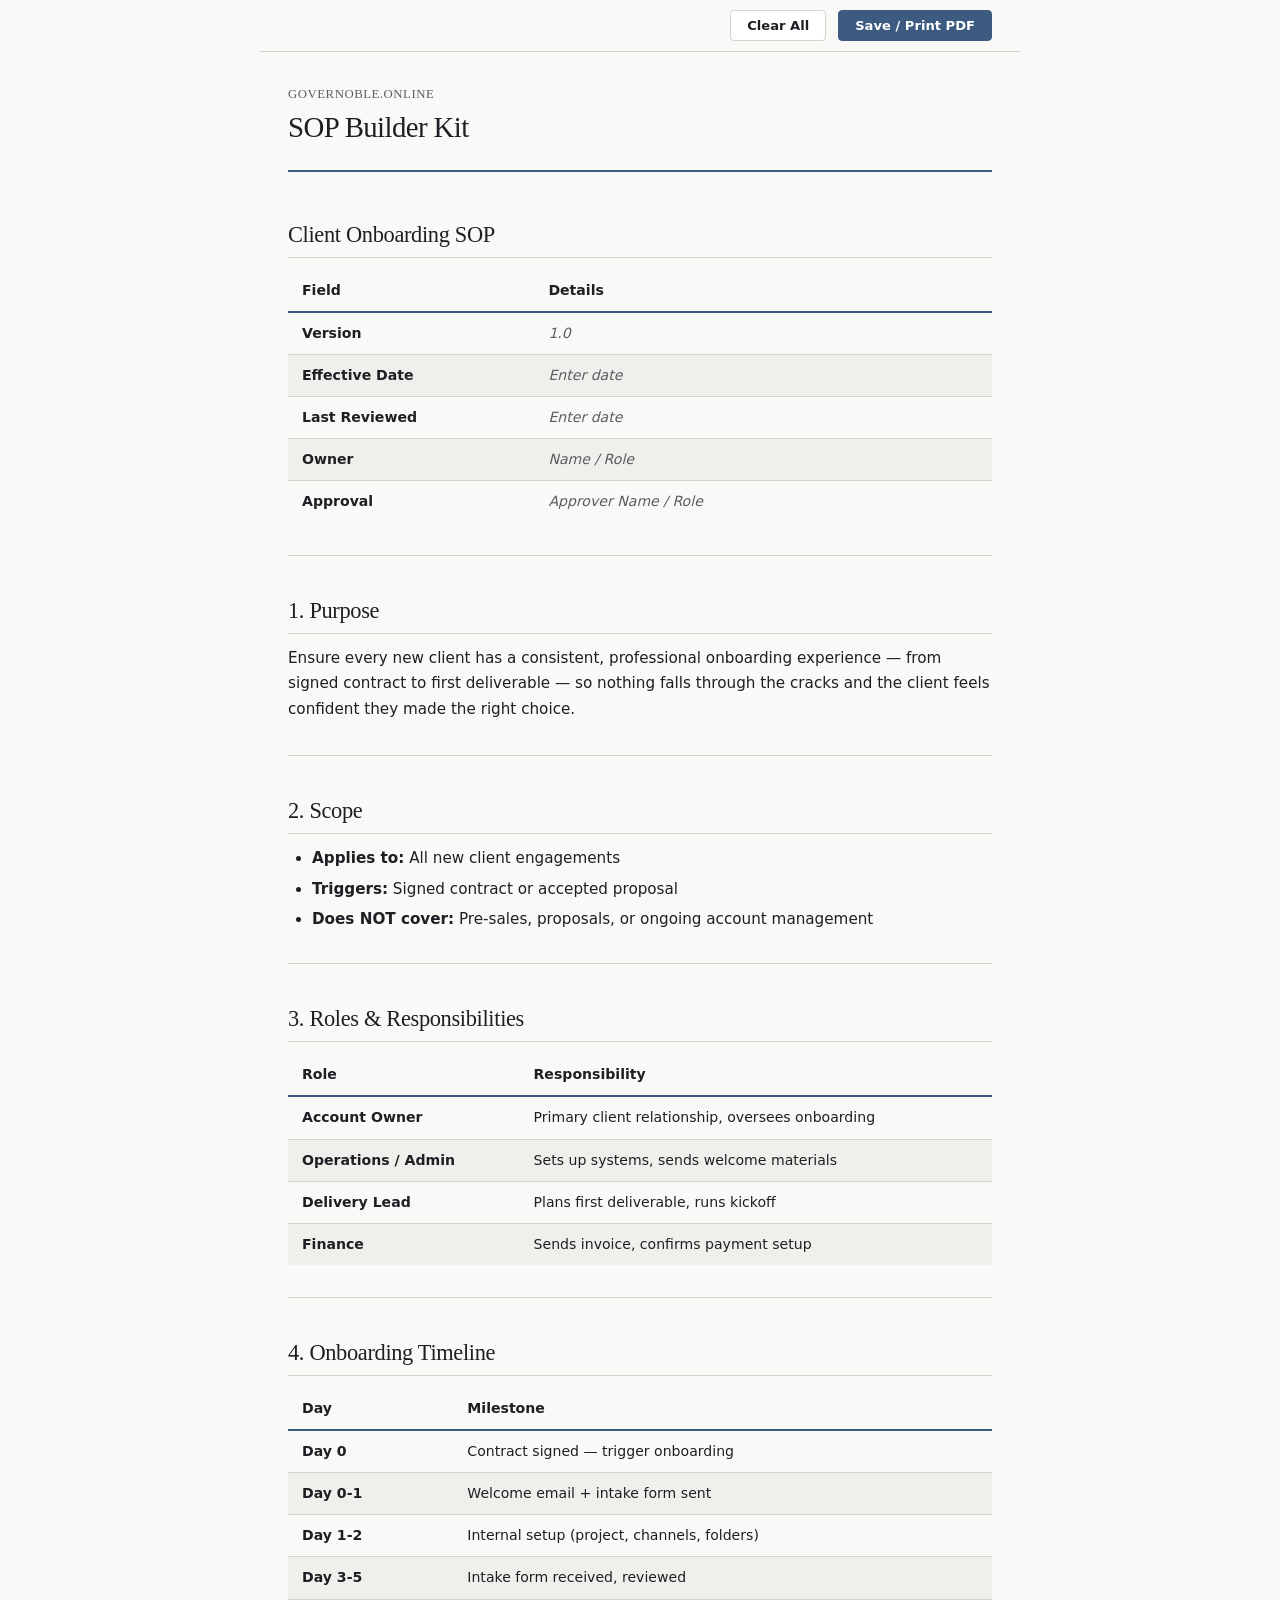
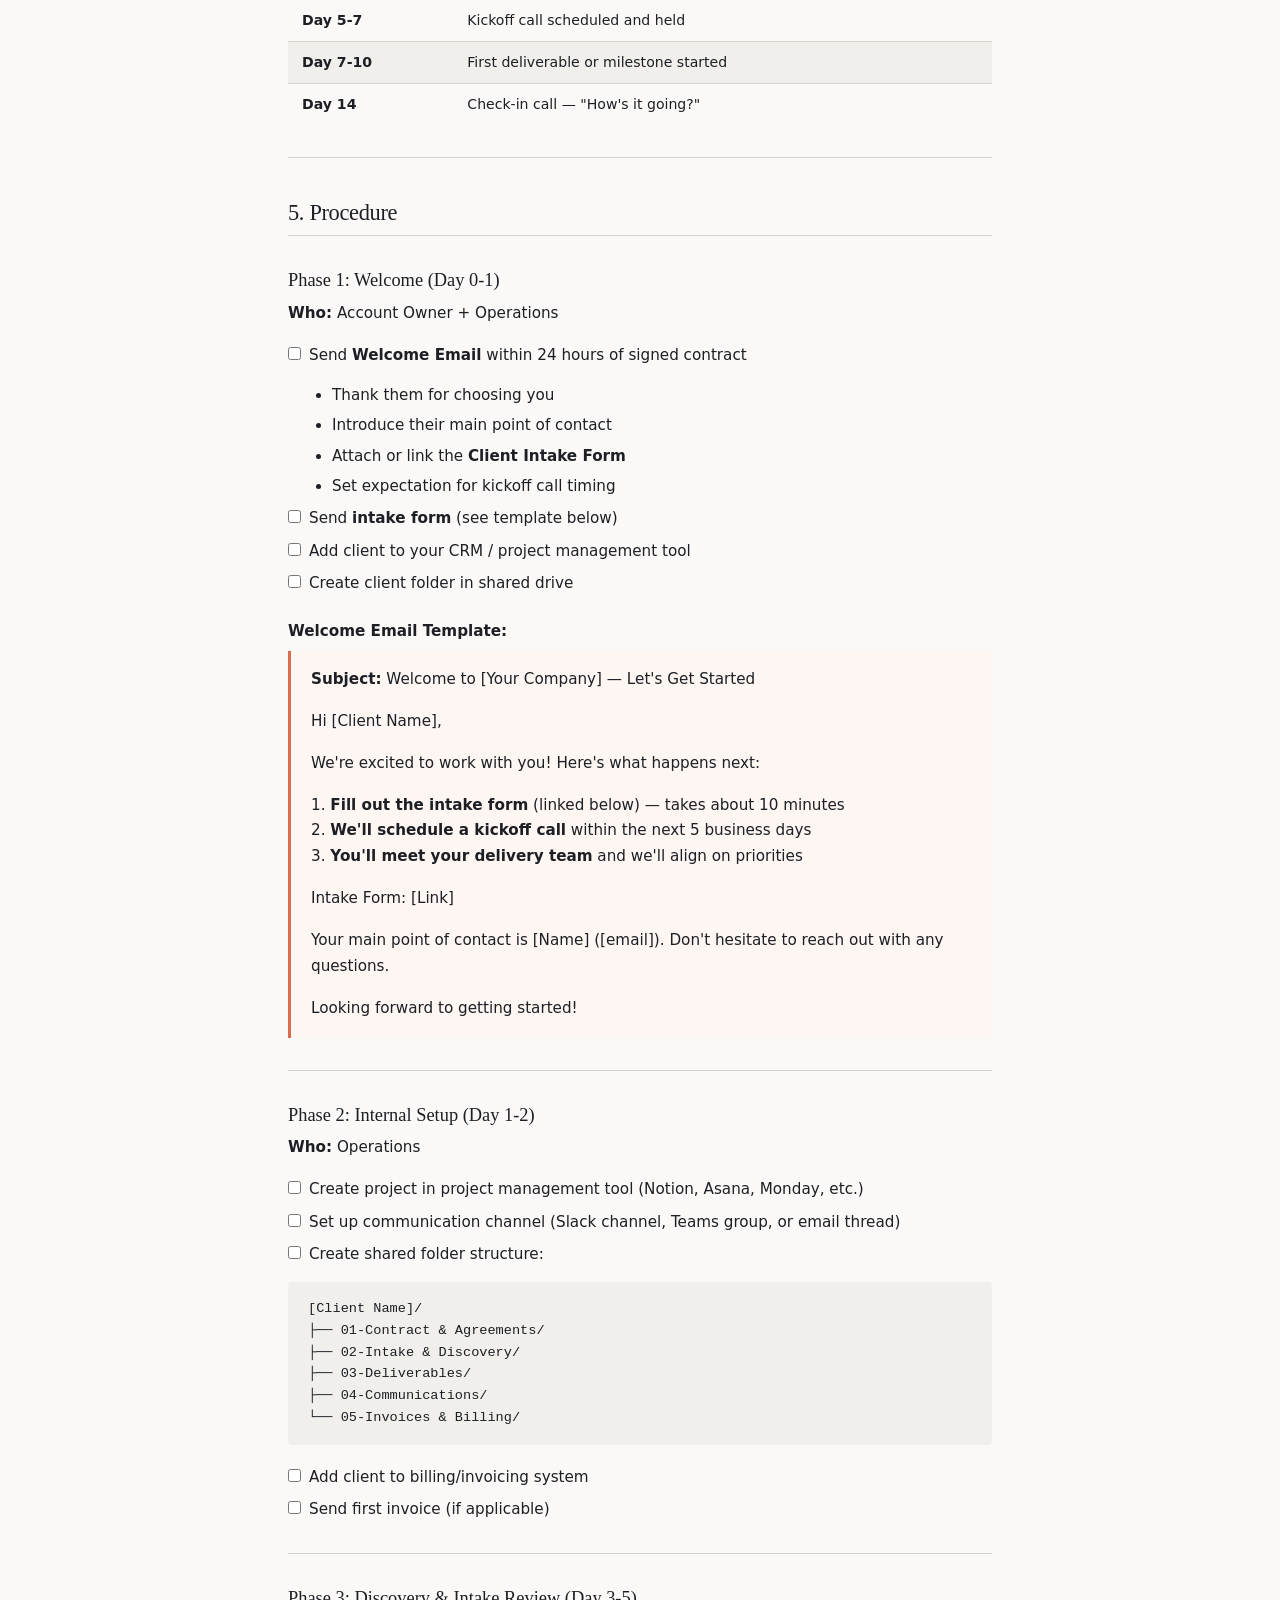
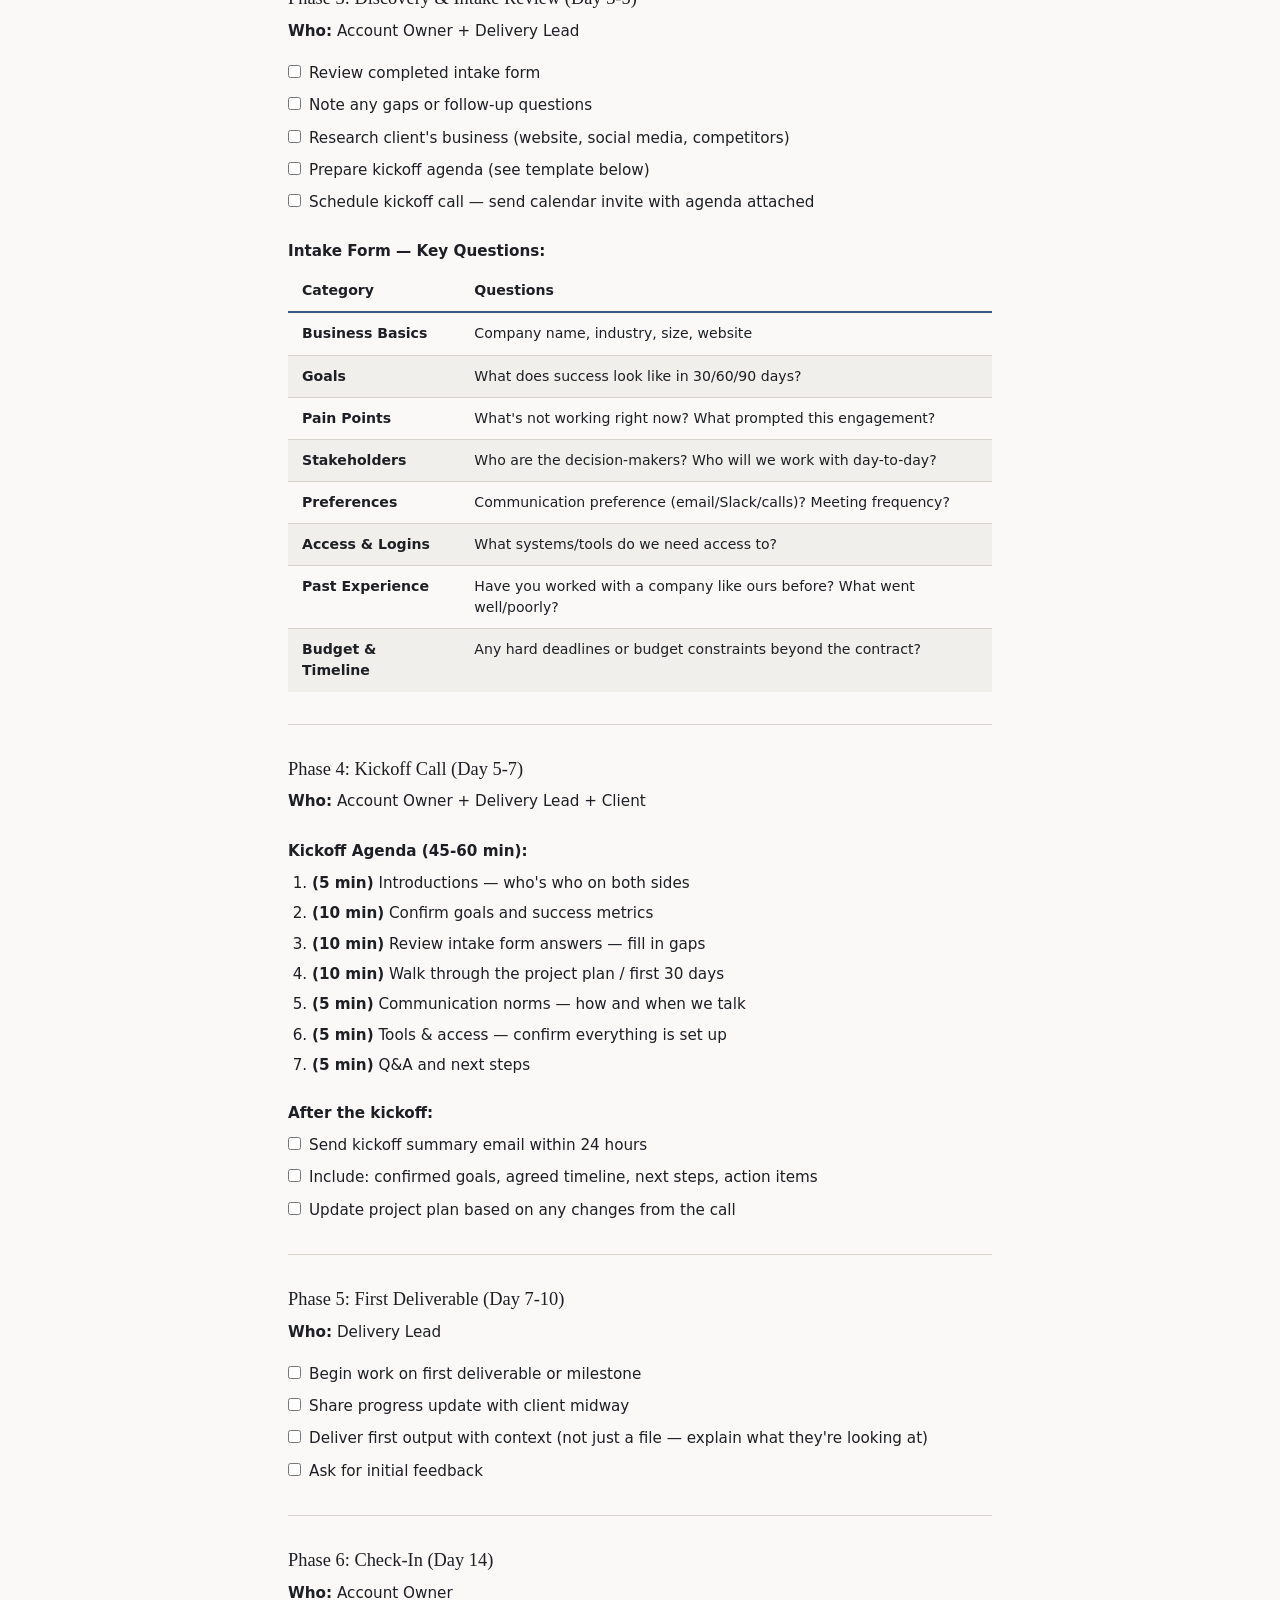
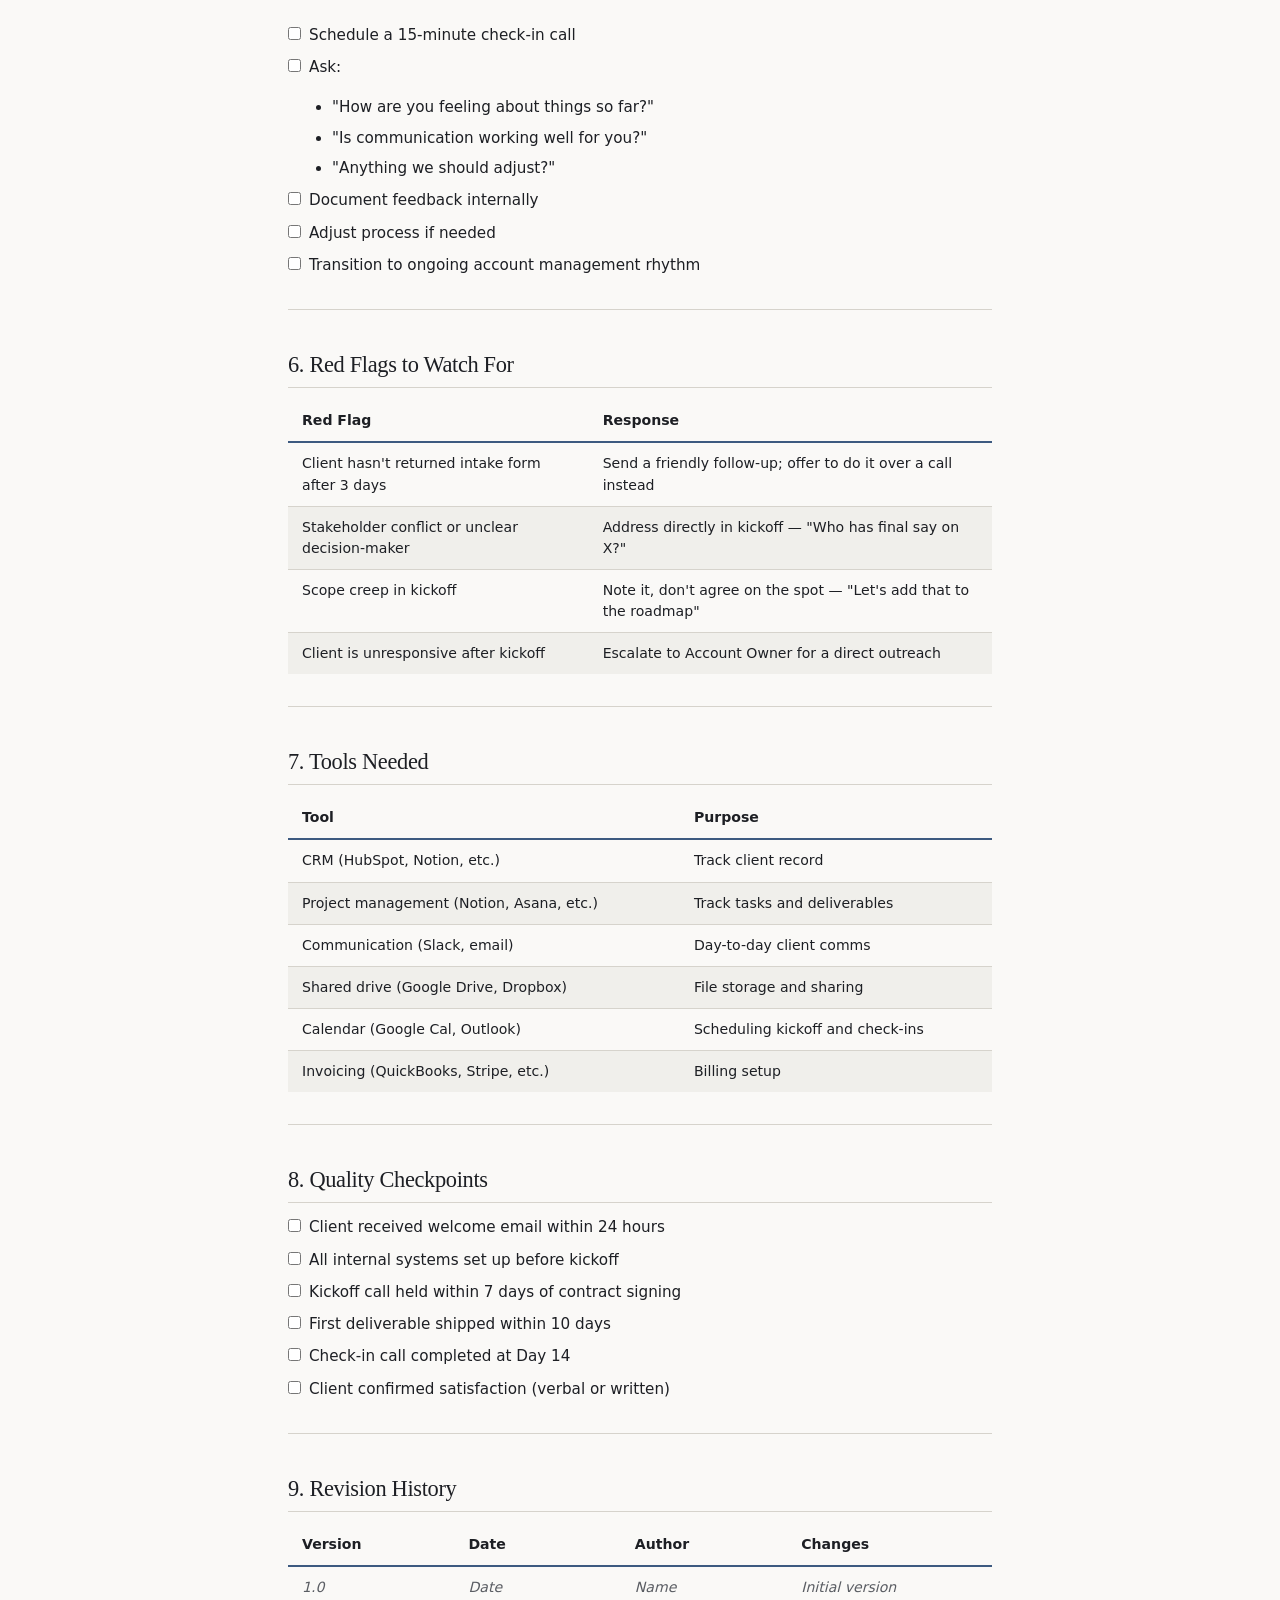
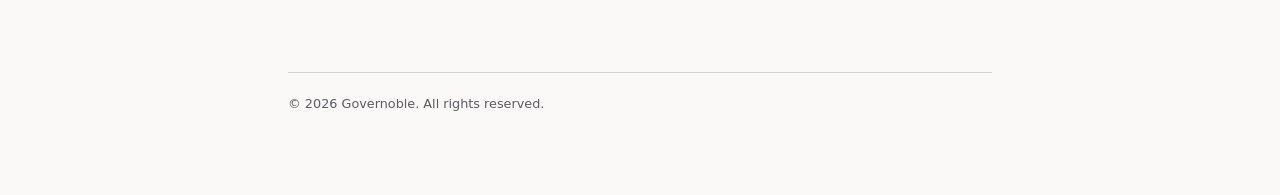
<file: templates/02-client-onboarding.html>
<!DOCTYPE html>
<html lang="en">
<head>
  <meta charset="UTF-8">
  <meta name="viewport" content="width=device-width, initial-scale=1.0">
  <title>Client Onboarding SOP — SOP Builder Kit</title>
  <style>
/* Governoble.online — Product Stylesheet */
:root {
  --ink: #141821;
  --ground: #faf9f7;
  --paper: #fff;
  --steel: #3d5a80;
  --coral: #d96b4e;
  --text: #1d1f24;
  --text-muted: #5a5d63;
  --border: #d6d3cc;
  --code-bg: #f0efeb;
  --quote-border: #d96b4e;
  --quote-bg: #fdf6f3;
  --check-color: #3d5a80;
  --font-display: Georgia, 'Noto Serif', 'Times New Roman', serif;
  --font-body: -apple-system, 'Segoe UI', system-ui, Roboto, Helvetica, Arial, sans-serif;
  --font-mono: 'Cascadia Code', 'SF Mono', SFMono-Regular, Consolas, 'Liberation Mono', monospace;
  --max-w: 760px;
}

@media (prefers-color-scheme: dark) {
  :root {
    --ink: #edece8;
    --ground: #111520;
    --paper: #1a1f2e;
    --steel: #7ba4d4;
    --coral: #e0845f;
    --text: #dddbd7;
    --text-muted: #8a8d94;
    --border: #2a2f3d;
    --code-bg: #161b28;
    --quote-border: #e0845f;
    --quote-bg: #1e1a17;
    --check-color: #7ba4d4;
  }
}

*, *::before, *::after { margin: 0; padding: 0; box-sizing: border-box; }

body {
  font-family: var(--font-body);
  color: var(--text);
  background: var(--ground);
  line-height: 1.7;
  -webkit-font-smoothing: antialiased;
  max-width: var(--max-w);
  margin: 0 auto;
  padding: 48px 28px 80px;
}

h1 { font-family: var(--font-display); font-size: 1.8rem; font-weight: 400; letter-spacing: -0.02em; margin: 48px 0 16px; line-height: 1.25; }
h2 { font-family: var(--font-display); font-size: 1.4rem; font-weight: 400; letter-spacing: -0.015em; margin: 40px 0 12px; padding-bottom: 8px; border-bottom: 1px solid var(--border); line-height: 1.3; }
h3 { font-family: var(--font-display); font-size: 1.15rem; font-weight: 400; margin: 32px 0 8px; line-height: 1.35; }
h4 { font-size: 0.95rem; font-weight: 700; margin: 24px 0 6px; }
p { margin: 0 0 16px; font-size: 0.95rem; }
hr { border: none; border-top: 1px solid var(--border); margin: 32px 0; }
ul { margin: 0 0 16px; padding-left: 24px; font-size: 0.95rem; }
ol { margin: 0 0 16px; padding-left: 24px; font-size: 0.95rem; }
li { margin-bottom: 6px; line-height: 1.6; }

.product-header { margin-bottom: 48px; padding-bottom: 24px; border-bottom: 2px solid var(--steel); }
.product-header .brand { font-family: var(--font-display); font-size: 0.8rem; color: var(--text-muted); letter-spacing: 0.04em; text-transform: uppercase; margin-bottom: 4px; }
.product-header h1 { margin: 0; }

.table-wrap { overflow-x: auto; margin: 0 0 20px; }
table { width: 100%; border-collapse: collapse; font-size: 0.88rem; line-height: 1.5; }
thead th { text-align: left; font-weight: 700; padding: 10px 14px; border-bottom: 2px solid var(--steel); white-space: nowrap; }
tbody td { padding: 10px 14px; border-bottom: 1px solid var(--border); vertical-align: top; }
tbody tr:last-child td { border-bottom: none; }
tbody tr:nth-child(even) { background: var(--code-bg); }

blockquote { border-left: 3px solid var(--quote-border); background: var(--quote-bg); padding: 16px 20px; margin: 0 0 20px; border-radius: 0 4px 4px 0; font-size: 0.92rem; }
blockquote p:last-child { margin-bottom: 0; }

td[contenteditable="true"] { outline: none; min-width: 100px; transition: background 0.15s; }
td[contenteditable="true"]:hover { background: var(--code-bg); }
td[contenteditable="true"]:focus { background: var(--quote-bg); box-shadow: inset 0 0 0 2px var(--steel); }
td[contenteditable="true"].placeholder { color: var(--text-muted); font-style: italic; }

textarea.field { width: 100%; min-height: 80px; padding: 12px 16px; font-family: var(--font-body); font-size: 0.92rem; line-height: 1.6; color: var(--text); background: var(--paper); border: 1px solid var(--border); border-radius: 4px; resize: vertical; margin: 8px 0 20px; outline: none; }
textarea.field:focus { border-color: var(--steel); box-shadow: 0 0 0 2px rgba(61,90,128,0.15); }
textarea.field::placeholder { color: var(--text-muted); font-style: italic; }

.checklist { list-style: none; padding-left: 0; margin: 0 0 16px; }
.checklist li { margin-bottom: 8px; display: flex; align-items: flex-start; gap: 8px; }
.checklist input[type="checkbox"] { margin-top: 4px; accent-color: var(--check-color); flex-shrink: 0; }

code { font-family: var(--font-mono); font-size: 0.85em; background: var(--code-bg); padding: 2px 6px; border-radius: 3px; }
pre { background: var(--code-bg); padding: 16px 20px; border-radius: 4px; overflow-x: auto; margin: 0 0 20px; font-family: var(--font-mono); font-size: 0.85rem; line-height: 1.6; }

.toolbar { position: sticky; top: 0; z-index: 50; background: var(--ground); border-bottom: 1px solid var(--border); padding: 10px 0; margin: -48px -28px 32px; padding: 10px 28px; display: flex; align-items: center; justify-content: space-between; gap: 12px; }
.toolbar-left { display: flex; align-items: center; gap: 12px; }
.toolbar-right { display: flex; align-items: center; gap: 12px; }
.toolbar button { font-family: var(--font-body); font-size: 0.82rem; font-weight: 600; padding: 7px 16px; border-radius: 4px; border: 1px solid var(--border); background: var(--paper); color: var(--text); cursor: pointer; transition: background 0.15s, border-color 0.15s; }
.toolbar button:hover { background: var(--code-bg); border-color: var(--steel); }
.toolbar button.primary { background: var(--steel); color: #fff; border-color: var(--steel); }
.toolbar button.primary:hover { background: var(--coral); border-color: var(--coral); }
#save-indicator { font-size: 0.78rem; color: var(--text-muted); opacity: 0; transition: opacity 0.3s; }
#save-indicator.visible { opacity: 1; }

.product-footer { margin-top: 64px; padding-top: 20px; border-top: 1px solid var(--border); font-size: 0.8rem; color: var(--text-muted); }

@media print {
  body { background: #fff; color: #000; max-width: none; padding: 0; }
  .toolbar { display: none; }
  h2 { border-bottom-color: #ccc; }
  thead th { border-bottom-color: #000; }
  tbody td { border-bottom-color: #ddd; }
  td[contenteditable="true"]:empty::after { content: ""; }
  textarea.field { border-color: #ccc; }
  .product-header { border-bottom-color: #000; }
}

@media (max-width: 480px) {
  body { padding: 24px 16px 48px; }
  .toolbar { margin: -24px -16px 24px; padding: 10px 16px; }
  h1 { font-size: 1.5rem; }
  h2 { font-size: 1.2rem; }
  table { font-size: 0.82rem; }
  thead th, tbody td { padding: 8px 10px; }
}
  </style>
</head>
<body>

  <div class="toolbar" id="toolbar">
    <div class="toolbar-left">
      <span id="save-indicator"></span>
    </div>
    <div class="toolbar-right">
      <button id="btn-clear">Clear All</button>
      <button id="btn-print" class="primary">Save / Print PDF</button>
    </div>
  </div>

  <div class="product-header">
    <div class="brand">Governoble.online</div>
    <h1>SOP Builder Kit</h1>
  </div>

  <h2>Client Onboarding SOP</h2>

  <div class="table-wrap">
    <table>
      <thead>
        <tr><th style="width:35%">Field</th><th>Details</th></tr>
      </thead>
      <tbody>
        <tr><td><strong>Version</strong></td><td contenteditable="true" data-placeholder="1.0"></td></tr>
        <tr><td><strong>Effective Date</strong></td><td contenteditable="true" data-placeholder="Enter date"></td></tr>
        <tr><td><strong>Last Reviewed</strong></td><td contenteditable="true" data-placeholder="Enter date"></td></tr>
        <tr><td><strong>Owner</strong></td><td contenteditable="true" data-placeholder="Name / Role"></td></tr>
        <tr><td><strong>Approval</strong></td><td contenteditable="true" data-placeholder="Approver Name / Role"></td></tr>
      </tbody>
    </table>
  </div>

  <hr>

  <h2>1. Purpose</h2>

  <p>Ensure every new client has a consistent, professional onboarding experience — from signed contract to first deliverable — so nothing falls through the cracks and the client feels confident they made the right choice.</p>

  <hr>

  <h2>2. Scope</h2>

  <ul>
    <li><strong>Applies to:</strong> All new client engagements</li>
    <li><strong>Triggers:</strong> Signed contract or accepted proposal</li>
    <li><strong>Does NOT cover:</strong> Pre-sales, proposals, or ongoing account management</li>
  </ul>

  <hr>

  <h2>3. Roles &amp; Responsibilities</h2>

  <div class="table-wrap">
    <table>
      <thead>
        <tr><th>Role</th><th>Responsibility</th></tr>
      </thead>
      <tbody>
        <tr><td><strong>Account Owner</strong></td><td>Primary client relationship, oversees onboarding</td></tr>
        <tr><td><strong>Operations / Admin</strong></td><td>Sets up systems, sends welcome materials</td></tr>
        <tr><td><strong>Delivery Lead</strong></td><td>Plans first deliverable, runs kickoff</td></tr>
        <tr><td><strong>Finance</strong></td><td>Sends invoice, confirms payment setup</td></tr>
      </tbody>
    </table>
  </div>

  <hr>

  <h2>4. Onboarding Timeline</h2>

  <div class="table-wrap">
    <table>
      <thead>
        <tr><th>Day</th><th>Milestone</th></tr>
      </thead>
      <tbody>
        <tr><td><strong>Day 0</strong></td><td>Contract signed — trigger onboarding</td></tr>
        <tr><td><strong>Day 0-1</strong></td><td>Welcome email + intake form sent</td></tr>
        <tr><td><strong>Day 1-2</strong></td><td>Internal setup (project, channels, folders)</td></tr>
        <tr><td><strong>Day 3-5</strong></td><td>Intake form received, reviewed</td></tr>
        <tr><td><strong>Day 5-7</strong></td><td>Kickoff call scheduled and held</td></tr>
        <tr><td><strong>Day 7-10</strong></td><td>First deliverable or milestone started</td></tr>
        <tr><td><strong>Day 14</strong></td><td>Check-in call — "How's it going?"</td></tr>
      </tbody>
    </table>
  </div>

  <hr>

  <h2>5. Procedure</h2>

  <h3>Phase 1: Welcome (Day 0-1)</h3>

  <p><strong>Who:</strong> Account Owner + Operations</p>

  <ul class="checklist">
    <li><input type="checkbox"><label>Send <strong>Welcome Email</strong> within 24 hours of signed contract</label></li>
  </ul>
  <ul style="margin: 0 0 8px; padding-left: 44px; font-size: 0.95rem;">
    <li>Thank them for choosing you</li>
    <li>Introduce their main point of contact</li>
    <li>Attach or link the <strong>Client Intake Form</strong></li>
    <li>Set expectation for kickoff call timing</li>
  </ul>
  <ul class="checklist">
    <li><input type="checkbox"><label>Send <strong>intake form</strong> (see template below)</label></li>
    <li><input type="checkbox"><label>Add client to your CRM / project management tool</label></li>
    <li><input type="checkbox"><label>Create client folder in shared drive</label></li>
  </ul>

  <h4>Welcome Email Template:</h4>
  <blockquote>
    <p><strong>Subject:</strong> Welcome to [Your Company] — Let's Get Started</p>
    <p>Hi [Client Name],</p>
    <p>We're excited to work with you! Here's what happens next:</p>
    <p>1. <strong>Fill out the intake form</strong> (linked below) — takes about 10 minutes<br>
    2. <strong>We'll schedule a kickoff call</strong> within the next 5 business days<br>
    3. <strong>You'll meet your delivery team</strong> and we'll align on priorities</p>
    <p>Intake Form: [Link]</p>
    <p>Your main point of contact is [Name] ([email]). Don't hesitate to reach out with any questions.</p>
    <p>Looking forward to getting started!</p>
  </blockquote>

  <hr>

  <h3>Phase 2: Internal Setup (Day 1-2)</h3>

  <p><strong>Who:</strong> Operations</p>

  <ul class="checklist">
    <li><input type="checkbox"><label>Create project in project management tool (Notion, Asana, Monday, etc.)</label></li>
    <li><input type="checkbox"><label>Set up communication channel (Slack channel, Teams group, or email thread)</label></li>
    <li><input type="checkbox"><label>Create shared folder structure:</label></li>
  </ul>

  <pre>[Client Name]/
├── 01-Contract &amp; Agreements/
├── 02-Intake &amp; Discovery/
├── 03-Deliverables/
├── 04-Communications/
└── 05-Invoices &amp; Billing/</pre>

  <ul class="checklist">
    <li><input type="checkbox"><label>Add client to billing/invoicing system</label></li>
    <li><input type="checkbox"><label>Send first invoice (if applicable)</label></li>
  </ul>

  <hr>

  <h3>Phase 3: Discovery &amp; Intake Review (Day 3-5)</h3>

  <p><strong>Who:</strong> Account Owner + Delivery Lead</p>

  <ul class="checklist">
    <li><input type="checkbox"><label>Review completed intake form</label></li>
    <li><input type="checkbox"><label>Note any gaps or follow-up questions</label></li>
    <li><input type="checkbox"><label>Research client's business (website, social media, competitors)</label></li>
    <li><input type="checkbox"><label>Prepare kickoff agenda (see template below)</label></li>
    <li><input type="checkbox"><label>Schedule kickoff call — send calendar invite with agenda attached</label></li>
  </ul>

  <h4>Intake Form — Key Questions:</h4>

  <div class="table-wrap">
    <table>
      <thead>
        <tr><th>Category</th><th>Questions</th></tr>
      </thead>
      <tbody>
        <tr><td><strong>Business Basics</strong></td><td>Company name, industry, size, website</td></tr>
        <tr><td><strong>Goals</strong></td><td>What does success look like in 30/60/90 days?</td></tr>
        <tr><td><strong>Pain Points</strong></td><td>What's not working right now? What prompted this engagement?</td></tr>
        <tr><td><strong>Stakeholders</strong></td><td>Who are the decision-makers? Who will we work with day-to-day?</td></tr>
        <tr><td><strong>Preferences</strong></td><td>Communication preference (email/Slack/calls)? Meeting frequency?</td></tr>
        <tr><td><strong>Access &amp; Logins</strong></td><td>What systems/tools do we need access to?</td></tr>
        <tr><td><strong>Past Experience</strong></td><td>Have you worked with a company like ours before? What went well/poorly?</td></tr>
        <tr><td><strong>Budget &amp; Timeline</strong></td><td>Any hard deadlines or budget constraints beyond the contract?</td></tr>
      </tbody>
    </table>
  </div>

  <hr>

  <h3>Phase 4: Kickoff Call (Day 5-7)</h3>

  <p><strong>Who:</strong> Account Owner + Delivery Lead + Client</p>

  <h4>Kickoff Agenda (45-60 min):</h4>

  <ol>
    <li><strong>(5 min)</strong> Introductions — who's who on both sides</li>
    <li><strong>(10 min)</strong> Confirm goals and success metrics</li>
    <li><strong>(10 min)</strong> Review intake form answers — fill in gaps</li>
    <li><strong>(10 min)</strong> Walk through the project plan / first 30 days</li>
    <li><strong>(5 min)</strong> Communication norms — how and when we talk</li>
    <li><strong>(5 min)</strong> Tools &amp; access — confirm everything is set up</li>
    <li><strong>(5 min)</strong> Q&amp;A and next steps</li>
  </ol>

  <h4>After the kickoff:</h4>
  <ul class="checklist">
    <li><input type="checkbox"><label>Send kickoff summary email within 24 hours</label></li>
    <li><input type="checkbox"><label>Include: confirmed goals, agreed timeline, next steps, action items</label></li>
    <li><input type="checkbox"><label>Update project plan based on any changes from the call</label></li>
  </ul>

  <hr>

  <h3>Phase 5: First Deliverable (Day 7-10)</h3>

  <p><strong>Who:</strong> Delivery Lead</p>

  <ul class="checklist">
    <li><input type="checkbox"><label>Begin work on first deliverable or milestone</label></li>
    <li><input type="checkbox"><label>Share progress update with client midway</label></li>
    <li><input type="checkbox"><label>Deliver first output with context (not just a file — explain what they're looking at)</label></li>
    <li><input type="checkbox"><label>Ask for initial feedback</label></li>
  </ul>

  <hr>

  <h3>Phase 6: Check-In (Day 14)</h3>

  <p><strong>Who:</strong> Account Owner</p>

  <ul class="checklist">
    <li><input type="checkbox"><label>Schedule a 15-minute check-in call</label></li>
    <li><input type="checkbox"><label>Ask:</label></li>
  </ul>
  <ul style="margin: 0 0 8px; padding-left: 44px; font-size: 0.95rem;">
    <li>"How are you feeling about things so far?"</li>
    <li>"Is communication working well for you?"</li>
    <li>"Anything we should adjust?"</li>
  </ul>
  <ul class="checklist">
    <li><input type="checkbox"><label>Document feedback internally</label></li>
    <li><input type="checkbox"><label>Adjust process if needed</label></li>
    <li><input type="checkbox"><label>Transition to ongoing account management rhythm</label></li>
  </ul>

  <hr>

  <h2>6. Red Flags to Watch For</h2>

  <div class="table-wrap">
    <table>
      <thead>
        <tr><th>Red Flag</th><th>Response</th></tr>
      </thead>
      <tbody>
        <tr><td>Client hasn't returned intake form after 3 days</td><td>Send a friendly follow-up; offer to do it over a call instead</td></tr>
        <tr><td>Stakeholder conflict or unclear decision-maker</td><td>Address directly in kickoff — "Who has final say on X?"</td></tr>
        <tr><td>Scope creep in kickoff</td><td>Note it, don't agree on the spot — "Let's add that to the roadmap"</td></tr>
        <tr><td>Client is unresponsive after kickoff</td><td>Escalate to Account Owner for a direct outreach</td></tr>
      </tbody>
    </table>
  </div>

  <hr>

  <h2>7. Tools Needed</h2>

  <div class="table-wrap">
    <table>
      <thead>
        <tr><th>Tool</th><th>Purpose</th></tr>
      </thead>
      <tbody>
        <tr><td contenteditable="true" data-placeholder="CRM (HubSpot, Notion, etc.)">CRM (HubSpot, Notion, etc.)</td><td>Track client record</td></tr>
        <tr><td contenteditable="true" data-placeholder="Project management (Notion, Asana, etc.)">Project management (Notion, Asana, etc.)</td><td>Track tasks and deliverables</td></tr>
        <tr><td contenteditable="true" data-placeholder="Communication (Slack, email)">Communication (Slack, email)</td><td>Day-to-day client comms</td></tr>
        <tr><td contenteditable="true" data-placeholder="Shared drive (Google Drive, Dropbox)">Shared drive (Google Drive, Dropbox)</td><td>File storage and sharing</td></tr>
        <tr><td contenteditable="true" data-placeholder="Calendar (Google Cal, Outlook)">Calendar (Google Cal, Outlook)</td><td>Scheduling kickoff and check-ins</td></tr>
        <tr><td contenteditable="true" data-placeholder="Invoicing (QuickBooks, Stripe, etc.)">Invoicing (QuickBooks, Stripe, etc.)</td><td>Billing setup</td></tr>
      </tbody>
    </table>
  </div>

  <hr>

  <h2>8. Quality Checkpoints</h2>

  <ul class="checklist">
    <li><input type="checkbox"><label>Client received welcome email within 24 hours</label></li>
    <li><input type="checkbox"><label>All internal systems set up before kickoff</label></li>
    <li><input type="checkbox"><label>Kickoff call held within 7 days of contract signing</label></li>
    <li><input type="checkbox"><label>First deliverable shipped within 10 days</label></li>
    <li><input type="checkbox"><label>Check-in call completed at Day 14</label></li>
    <li><input type="checkbox"><label>Client confirmed satisfaction (verbal or written)</label></li>
  </ul>

  <hr>

  <h2>9. Revision History</h2>

  <div class="table-wrap">
    <table>
      <thead>
        <tr><th>Version</th><th>Date</th><th>Author</th><th>Changes</th></tr>
      </thead>
      <tbody>
        <tr><td contenteditable="true" data-placeholder="1.0"></td><td contenteditable="true" data-placeholder="Date"></td><td contenteditable="true" data-placeholder="Name"></td><td contenteditable="true" data-placeholder="Initial version"></td></tr>
      </tbody>
    </table>
  </div>

  <div class="product-footer">
    &copy; 2026 Governoble. All rights reserved.
  </div>

  <script>
// Governoble Interactive Template Engine
(function() {
  var STORAGE_KEY = 'governoble_' + document.title.replace(/[^a-z0-9]/gi, '_');

  function saveState() {
    var state = {};
    document.querySelectorAll('[contenteditable="true"]').forEach(function(el, i) {
      if (!el.classList.contains('placeholder') && el.textContent.trim()) {
        state['edit_' + i] = el.innerHTML;
      }
    });
    document.querySelectorAll('input[type="checkbox"]').forEach(function(el, i) {
      state['check_' + i] = el.checked;
    });
    document.querySelectorAll('input[type="radio"]').forEach(function(el, i) {
      state['radio_' + i] = el.checked;
    });
    document.querySelectorAll('textarea').forEach(function(el, i) {
      state['textarea_' + i] = el.value;
    });
    try {
      localStorage.setItem(STORAGE_KEY, JSON.stringify(state));
      showSaveIndicator();
    } catch(e) {}
  }

  function restoreState() {
    var stored;
    try { stored = JSON.parse(localStorage.getItem(STORAGE_KEY)); } catch(e) {}
    if (!stored) return;
    document.querySelectorAll('[contenteditable="true"]').forEach(function(el, i) {
      if (stored['edit_' + i]) {
        el.innerHTML = stored['edit_' + i];
        el.classList.remove('placeholder');
      }
    });
    document.querySelectorAll('input[type="checkbox"]').forEach(function(el, i) {
      if (stored['check_' + i] !== undefined) el.checked = stored['check_' + i];
    });
    document.querySelectorAll('input[type="radio"]').forEach(function(el, i) {
      if (stored['radio_' + i] !== undefined) el.checked = stored['radio_' + i];
    });
    document.querySelectorAll('textarea').forEach(function(el, i) {
      if (stored['textarea_' + i]) el.value = stored['textarea_' + i];
    });
  }

  function showSaveIndicator() {
    var el = document.getElementById('save-indicator');
    if (!el) return;
    el.textContent = 'Saved';
    el.classList.add('visible');
    setTimeout(function() { el.classList.remove('visible'); }, 1500);
  }

  var saveTimeout;
  function debouncedSave() {
    clearTimeout(saveTimeout);
    saveTimeout = setTimeout(saveState, 800);
  }

  function setupPlaceholders() {
    document.querySelectorAll('[contenteditable="true"]').forEach(function(el) {
      var ph = el.getAttribute('data-placeholder');
      if (!ph) return;
      if (!el.textContent.trim()) {
        el.textContent = ph;
        el.classList.add('placeholder');
      }
      el.addEventListener('focus', function() {
        if (el.classList.contains('placeholder')) {
          el.textContent = '';
          el.classList.remove('placeholder');
        }
      });
      el.addEventListener('blur', function() {
        if (!el.textContent.trim()) {
          el.textContent = ph;
          el.classList.add('placeholder');
        }
      });
    });
  }

  function setupToolbar() {
    document.getElementById('btn-print').addEventListener('click', function() { window.print(); });
    document.getElementById('btn-clear').addEventListener('click', function() {
      if (!confirm('Clear all entries and start fresh? This cannot be undone.')) return;
      document.querySelectorAll('[contenteditable="true"]').forEach(function(el) {
        el.innerHTML = '';
        var ph = el.getAttribute('data-placeholder');
        if (ph) { el.textContent = ph; el.classList.add('placeholder'); }
      });
      document.querySelectorAll('input[type="checkbox"], input[type="radio"]').forEach(function(el) { el.checked = false; });
      document.querySelectorAll('textarea').forEach(function(el) { el.value = ''; });
      try { localStorage.removeItem(STORAGE_KEY); } catch(e) {}
    });
  }

  function init() {
    setupPlaceholders();
    setupToolbar();
    restoreState();
    document.addEventListener('input', function(e) {
      if (e.target.matches('[contenteditable], textarea')) debouncedSave();
    });
    document.addEventListener('change', function(e) {
      if (e.target.matches('input[type="checkbox"], input[type="radio"]')) debouncedSave();
    });
  }

  if (document.readyState === 'loading') {
    document.addEventListener('DOMContentLoaded', init);
  } else {
    init();
  }
})();
  </script>
</body>
</html>
</file>
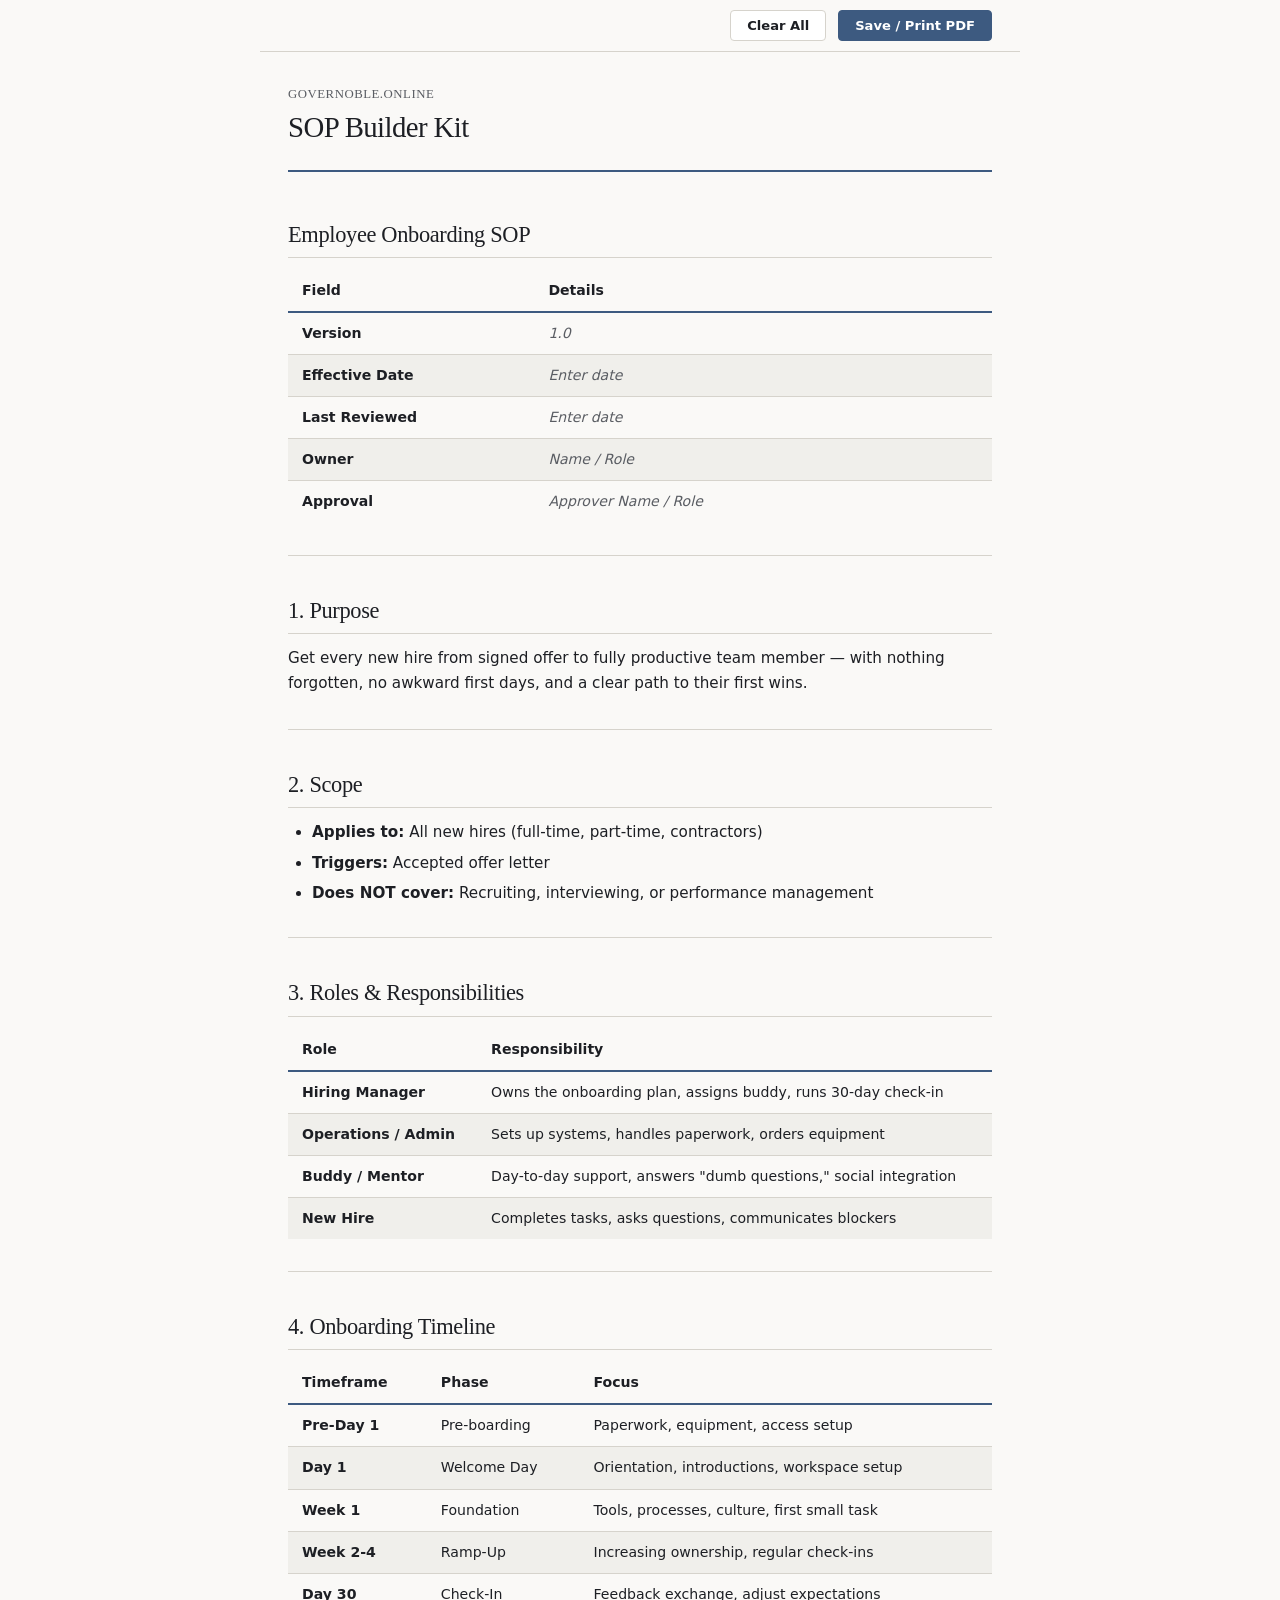
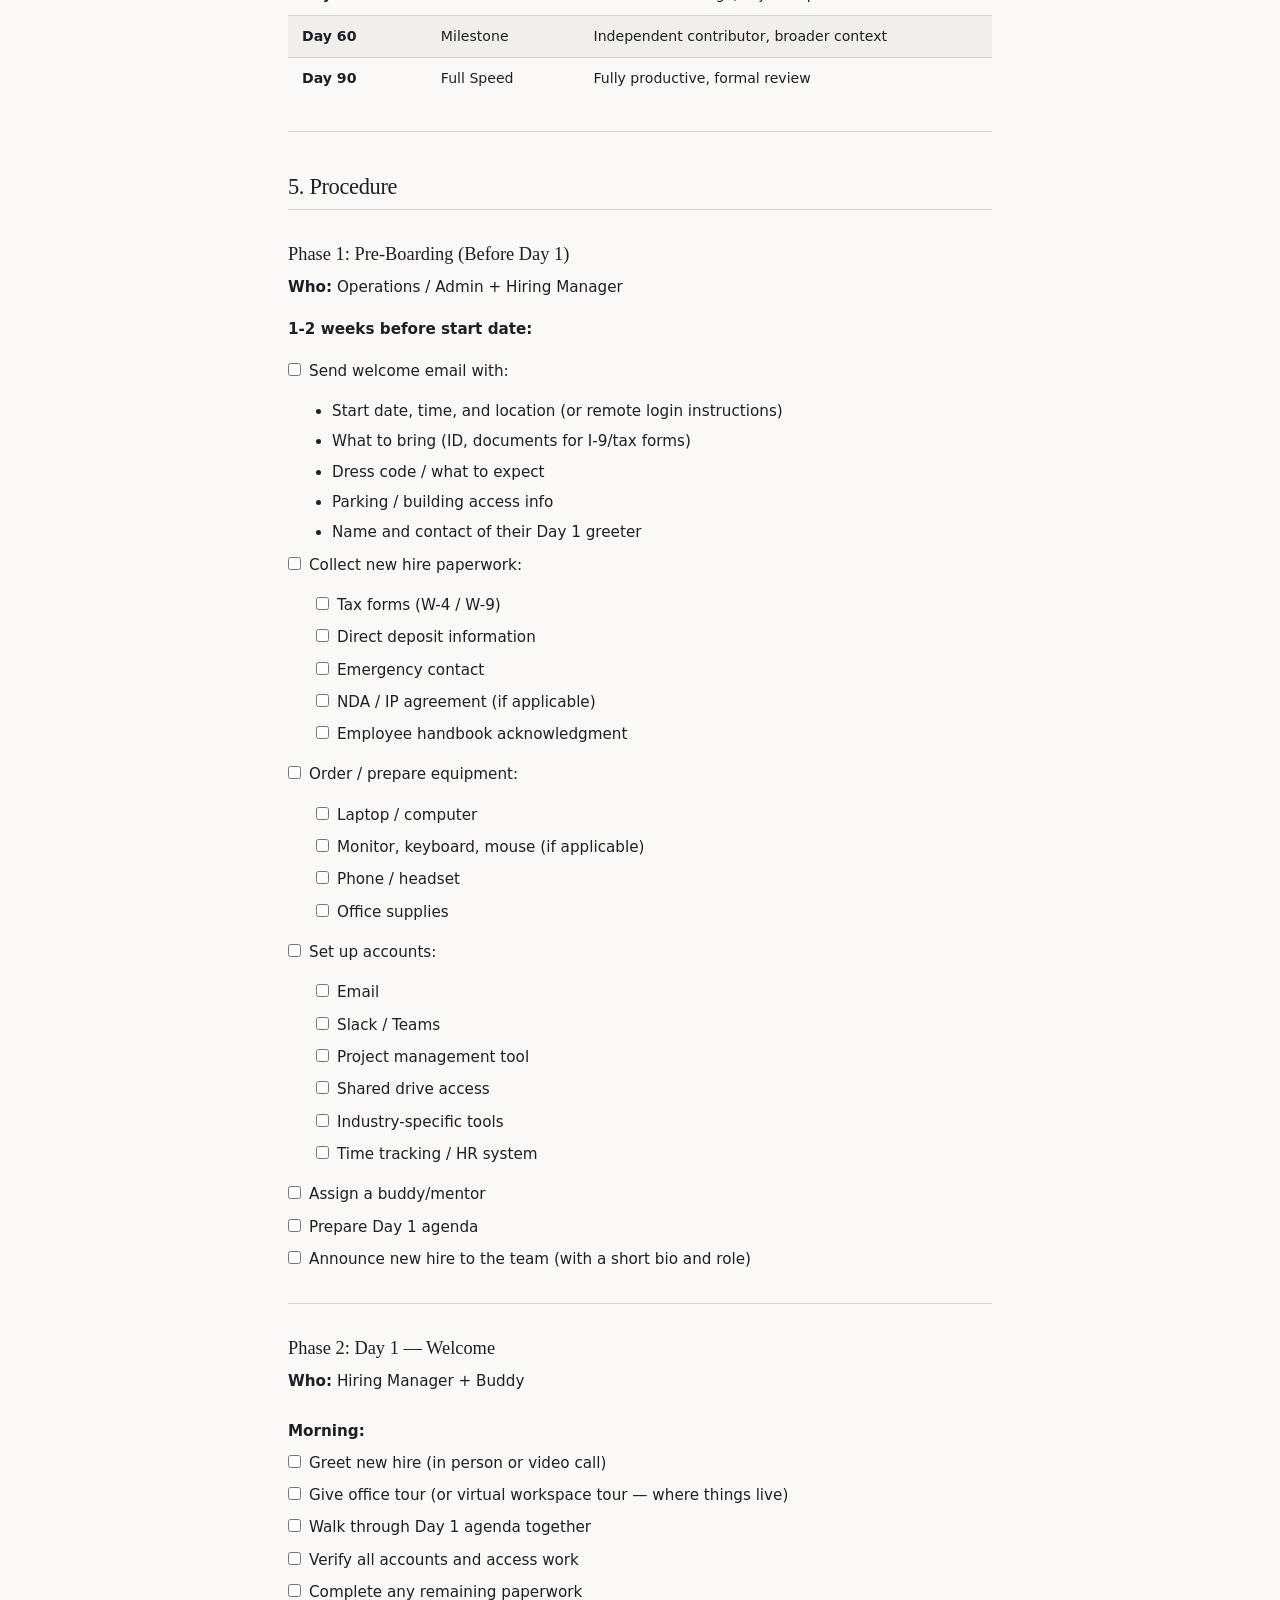
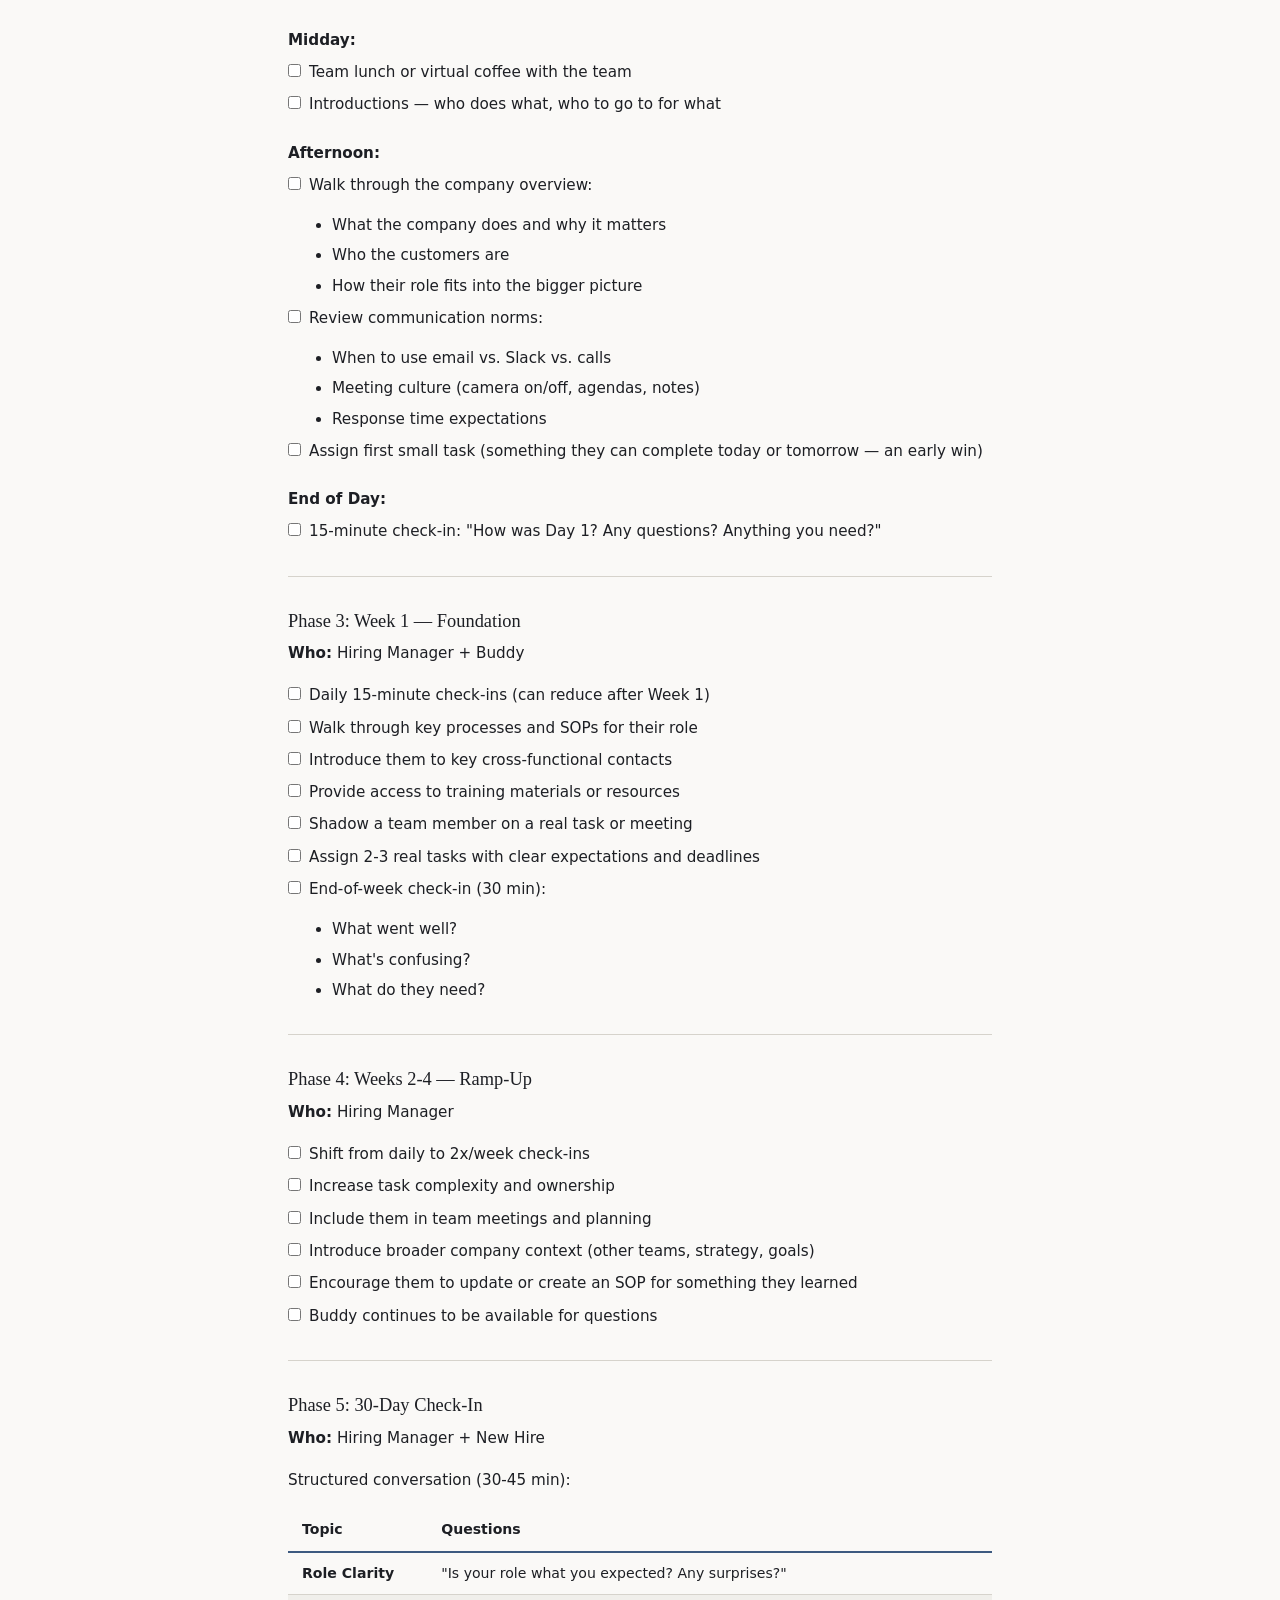
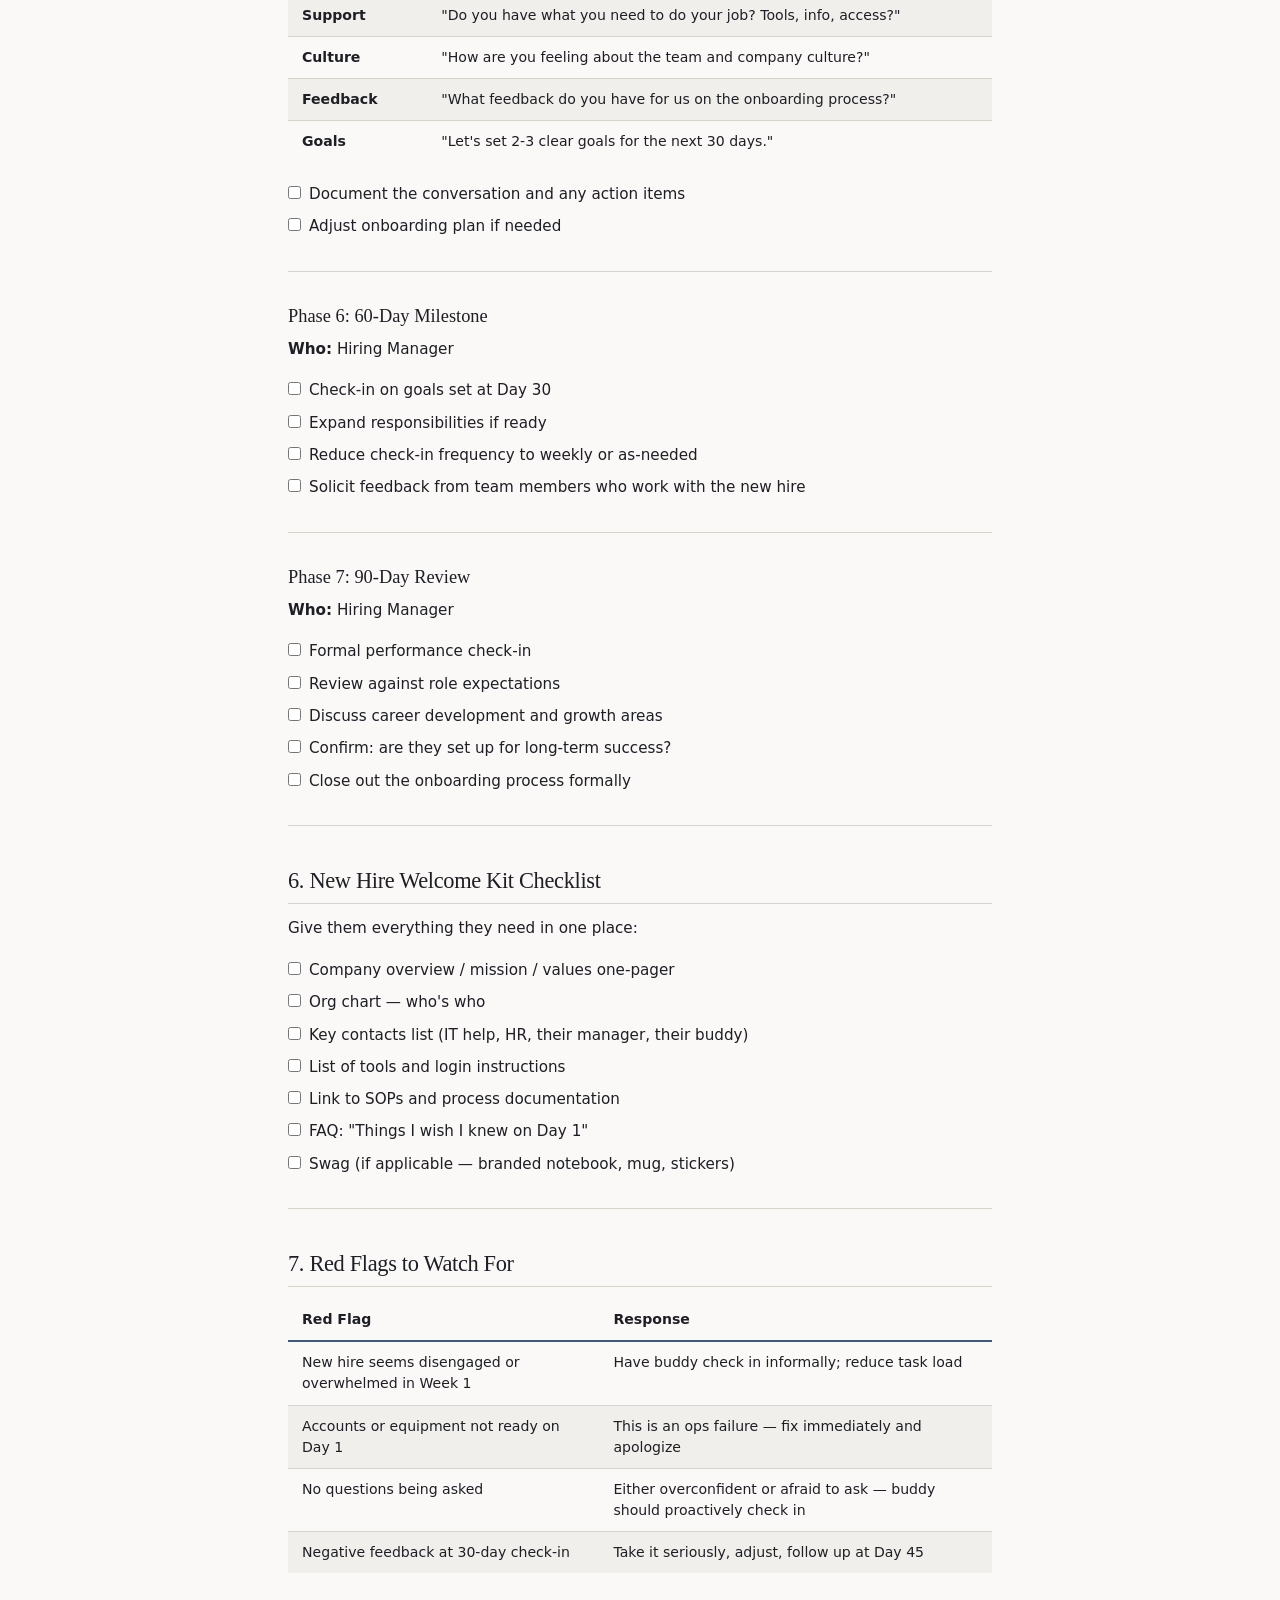
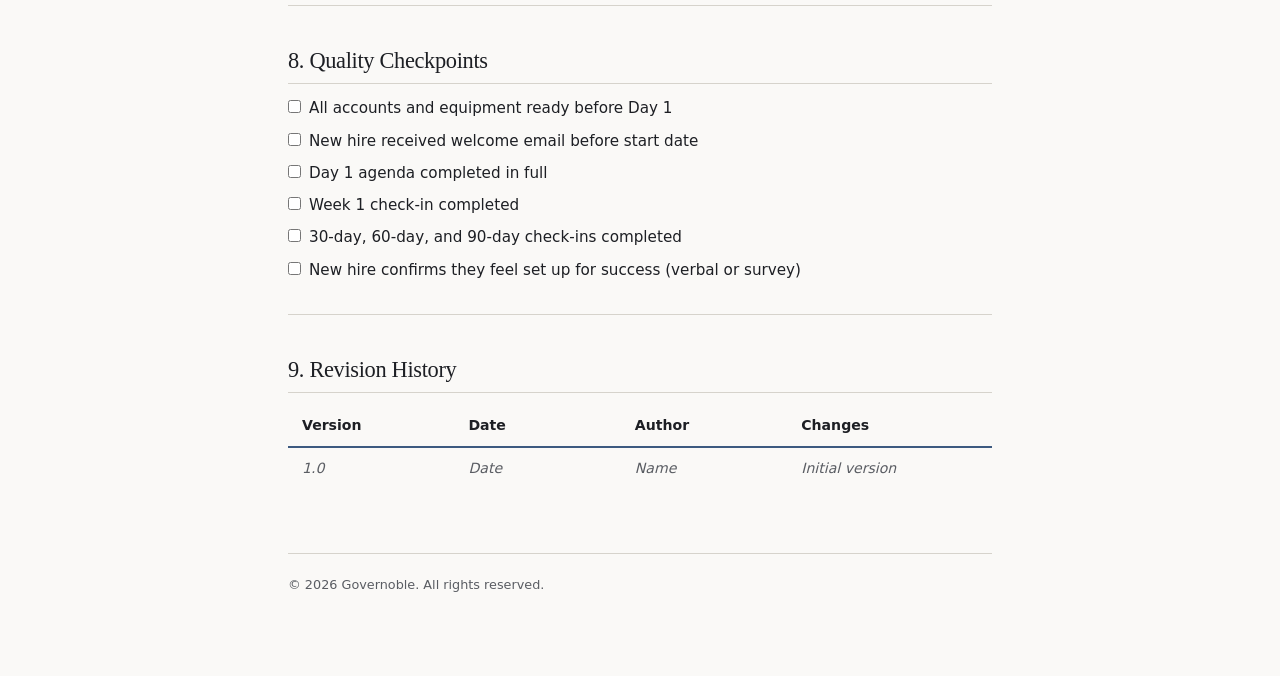
<file: templates/03-employee-onboarding.html>
<!DOCTYPE html>
<html lang="en">
<head>
  <meta charset="UTF-8">
  <meta name="viewport" content="width=device-width, initial-scale=1.0">
  <title>Employee Onboarding SOP — SOP Builder Kit</title>
  <style>
/* Governoble.online — Product Stylesheet */
:root {
  --ink: #141821;
  --ground: #faf9f7;
  --paper: #fff;
  --steel: #3d5a80;
  --coral: #d96b4e;
  --text: #1d1f24;
  --text-muted: #5a5d63;
  --border: #d6d3cc;
  --code-bg: #f0efeb;
  --quote-border: #d96b4e;
  --quote-bg: #fdf6f3;
  --check-color: #3d5a80;
  --font-display: Georgia, 'Noto Serif', 'Times New Roman', serif;
  --font-body: -apple-system, 'Segoe UI', system-ui, Roboto, Helvetica, Arial, sans-serif;
  --font-mono: 'Cascadia Code', 'SF Mono', SFMono-Regular, Consolas, 'Liberation Mono', monospace;
  --max-w: 760px;
}

@media (prefers-color-scheme: dark) {
  :root {
    --ink: #edece8;
    --ground: #111520;
    --paper: #1a1f2e;
    --steel: #7ba4d4;
    --coral: #e0845f;
    --text: #dddbd7;
    --text-muted: #8a8d94;
    --border: #2a2f3d;
    --code-bg: #161b28;
    --quote-border: #e0845f;
    --quote-bg: #1e1a17;
    --check-color: #7ba4d4;
  }
}

*, *::before, *::after { margin: 0; padding: 0; box-sizing: border-box; }

body { font-family: var(--font-body); color: var(--text); background: var(--ground); line-height: 1.7; -webkit-font-smoothing: antialiased; max-width: var(--max-w); margin: 0 auto; padding: 48px 28px 80px; }

h1 { font-family: var(--font-display); font-size: 1.8rem; font-weight: 400; letter-spacing: -0.02em; margin: 48px 0 16px; line-height: 1.25; }
h2 { font-family: var(--font-display); font-size: 1.4rem; font-weight: 400; letter-spacing: -0.015em; margin: 40px 0 12px; padding-bottom: 8px; border-bottom: 1px solid var(--border); line-height: 1.3; }
h3 { font-family: var(--font-display); font-size: 1.15rem; font-weight: 400; margin: 32px 0 8px; line-height: 1.35; }
h4 { font-size: 0.95rem; font-weight: 700; margin: 24px 0 6px; }
p { margin: 0 0 16px; font-size: 0.95rem; }
hr { border: none; border-top: 1px solid var(--border); margin: 32px 0; }
ul { margin: 0 0 16px; padding-left: 24px; font-size: 0.95rem; }
ol { margin: 0 0 16px; padding-left: 24px; font-size: 0.95rem; }
li { margin-bottom: 6px; line-height: 1.6; }

.product-header { margin-bottom: 48px; padding-bottom: 24px; border-bottom: 2px solid var(--steel); }
.product-header .brand { font-family: var(--font-display); font-size: 0.8rem; color: var(--text-muted); letter-spacing: 0.04em; text-transform: uppercase; margin-bottom: 4px; }
.product-header h1 { margin: 0; }

.table-wrap { overflow-x: auto; margin: 0 0 20px; }
table { width: 100%; border-collapse: collapse; font-size: 0.88rem; line-height: 1.5; }
thead th { text-align: left; font-weight: 700; padding: 10px 14px; border-bottom: 2px solid var(--steel); white-space: nowrap; }
tbody td { padding: 10px 14px; border-bottom: 1px solid var(--border); vertical-align: top; }
tbody tr:last-child td { border-bottom: none; }
tbody tr:nth-child(even) { background: var(--code-bg); }

blockquote { border-left: 3px solid var(--quote-border); background: var(--quote-bg); padding: 16px 20px; margin: 0 0 20px; border-radius: 0 4px 4px 0; font-size: 0.92rem; }
blockquote p:last-child { margin-bottom: 0; }

td[contenteditable="true"] { outline: none; min-width: 100px; transition: background 0.15s; }
td[contenteditable="true"]:hover { background: var(--code-bg); }
td[contenteditable="true"]:focus { background: var(--quote-bg); box-shadow: inset 0 0 0 2px var(--steel); }
td[contenteditable="true"].placeholder { color: var(--text-muted); font-style: italic; }

textarea.field { width: 100%; min-height: 80px; padding: 12px 16px; font-family: var(--font-body); font-size: 0.92rem; line-height: 1.6; color: var(--text); background: var(--paper); border: 1px solid var(--border); border-radius: 4px; resize: vertical; margin: 8px 0 20px; outline: none; }
textarea.field:focus { border-color: var(--steel); box-shadow: 0 0 0 2px rgba(61,90,128,0.15); }
textarea.field::placeholder { color: var(--text-muted); font-style: italic; }

.checklist { list-style: none; padding-left: 0; margin: 0 0 16px; }
.checklist li { margin-bottom: 8px; display: flex; align-items: flex-start; gap: 8px; }
.checklist input[type="checkbox"] { margin-top: 4px; accent-color: var(--check-color); flex-shrink: 0; }

.toolbar { position: sticky; top: 0; z-index: 50; background: var(--ground); border-bottom: 1px solid var(--border); padding: 10px 0; margin: -48px -28px 32px; padding: 10px 28px; display: flex; align-items: center; justify-content: space-between; gap: 12px; }
.toolbar-left { display: flex; align-items: center; gap: 12px; }
.toolbar-right { display: flex; align-items: center; gap: 12px; }
.toolbar button { font-family: var(--font-body); font-size: 0.82rem; font-weight: 600; padding: 7px 16px; border-radius: 4px; border: 1px solid var(--border); background: var(--paper); color: var(--text); cursor: pointer; transition: background 0.15s, border-color 0.15s; }
.toolbar button:hover { background: var(--code-bg); border-color: var(--steel); }
.toolbar button.primary { background: var(--steel); color: #fff; border-color: var(--steel); }
.toolbar button.primary:hover { background: var(--coral); border-color: var(--coral); }
#save-indicator { font-size: 0.78rem; color: var(--text-muted); opacity: 0; transition: opacity 0.3s; }
#save-indicator.visible { opacity: 1; }

.product-footer { margin-top: 64px; padding-top: 20px; border-top: 1px solid var(--border); font-size: 0.8rem; color: var(--text-muted); }

@media print {
  body { background: #fff; color: #000; max-width: none; padding: 0; }
  .toolbar { display: none; }
  h2 { border-bottom-color: #ccc; }
  thead th { border-bottom-color: #000; }
  tbody td { border-bottom-color: #ddd; }
  td[contenteditable="true"]:empty::after { content: ""; }
  textarea.field { border-color: #ccc; }
  .product-header { border-bottom-color: #000; }
}

@media (max-width: 480px) {
  body { padding: 24px 16px 48px; }
  .toolbar { margin: -24px -16px 24px; padding: 10px 16px; }
  h1 { font-size: 1.5rem; }
  h2 { font-size: 1.2rem; }
  table { font-size: 0.82rem; }
  thead th, tbody td { padding: 8px 10px; }
}
  </style>
</head>
<body>

  <div class="toolbar" id="toolbar">
    <div class="toolbar-left">
      <span id="save-indicator"></span>
    </div>
    <div class="toolbar-right">
      <button id="btn-clear">Clear All</button>
      <button id="btn-print" class="primary">Save / Print PDF</button>
    </div>
  </div>

  <div class="product-header">
    <div class="brand">Governoble.online</div>
    <h1>SOP Builder Kit</h1>
  </div>

  <h2>Employee Onboarding SOP</h2>

  <div class="table-wrap">
    <table>
      <thead>
        <tr><th style="width:35%">Field</th><th>Details</th></tr>
      </thead>
      <tbody>
        <tr><td><strong>Version</strong></td><td contenteditable="true" data-placeholder="1.0"></td></tr>
        <tr><td><strong>Effective Date</strong></td><td contenteditable="true" data-placeholder="Enter date"></td></tr>
        <tr><td><strong>Last Reviewed</strong></td><td contenteditable="true" data-placeholder="Enter date"></td></tr>
        <tr><td><strong>Owner</strong></td><td contenteditable="true" data-placeholder="Name / Role"></td></tr>
        <tr><td><strong>Approval</strong></td><td contenteditable="true" data-placeholder="Approver Name / Role"></td></tr>
      </tbody>
    </table>
  </div>

  <hr>

  <h2>1. Purpose</h2>

  <p>Get every new hire from signed offer to fully productive team member — with nothing forgotten, no awkward first days, and a clear path to their first wins.</p>

  <hr>

  <h2>2. Scope</h2>

  <ul>
    <li><strong>Applies to:</strong> All new hires (full-time, part-time, contractors)</li>
    <li><strong>Triggers:</strong> Accepted offer letter</li>
    <li><strong>Does NOT cover:</strong> Recruiting, interviewing, or performance management</li>
  </ul>

  <hr>

  <h2>3. Roles &amp; Responsibilities</h2>

  <div class="table-wrap">
    <table>
      <thead>
        <tr><th>Role</th><th>Responsibility</th></tr>
      </thead>
      <tbody>
        <tr><td><strong>Hiring Manager</strong></td><td>Owns the onboarding plan, assigns buddy, runs 30-day check-in</td></tr>
        <tr><td><strong>Operations / Admin</strong></td><td>Sets up systems, handles paperwork, orders equipment</td></tr>
        <tr><td><strong>Buddy / Mentor</strong></td><td>Day-to-day support, answers "dumb questions," social integration</td></tr>
        <tr><td><strong>New Hire</strong></td><td>Completes tasks, asks questions, communicates blockers</td></tr>
      </tbody>
    </table>
  </div>

  <hr>

  <h2>4. Onboarding Timeline</h2>

  <div class="table-wrap">
    <table>
      <thead>
        <tr><th>Timeframe</th><th>Phase</th><th>Focus</th></tr>
      </thead>
      <tbody>
        <tr><td><strong>Pre-Day 1</strong></td><td>Pre-boarding</td><td>Paperwork, equipment, access setup</td></tr>
        <tr><td><strong>Day 1</strong></td><td>Welcome Day</td><td>Orientation, introductions, workspace setup</td></tr>
        <tr><td><strong>Week 1</strong></td><td>Foundation</td><td>Tools, processes, culture, first small task</td></tr>
        <tr><td><strong>Week 2-4</strong></td><td>Ramp-Up</td><td>Increasing ownership, regular check-ins</td></tr>
        <tr><td><strong>Day 30</strong></td><td>Check-In</td><td>Feedback exchange, adjust expectations</td></tr>
        <tr><td><strong>Day 60</strong></td><td>Milestone</td><td>Independent contributor, broader context</td></tr>
        <tr><td><strong>Day 90</strong></td><td>Full Speed</td><td>Fully productive, formal review</td></tr>
      </tbody>
    </table>
  </div>

  <hr>

  <h2>5. Procedure</h2>

  <h3>Phase 1: Pre-Boarding (Before Day 1)</h3>

  <p><strong>Who:</strong> Operations / Admin + Hiring Manager</p>
  <p><strong>1-2 weeks before start date:</strong></p>

  <ul class="checklist">
    <li><input type="checkbox"><label>Send welcome email with:</label></li>
  </ul>
  <ul style="margin: 0 0 8px; padding-left: 44px; font-size: 0.95rem;">
    <li>Start date, time, and location (or remote login instructions)</li>
    <li>What to bring (ID, documents for I-9/tax forms)</li>
    <li>Dress code / what to expect</li>
    <li>Parking / building access info</li>
    <li>Name and contact of their Day 1 greeter</li>
  </ul>

  <ul class="checklist">
    <li><input type="checkbox"><label>Collect new hire paperwork:</label></li>
  </ul>
  <ul class="checklist" style="padding-left: 28px;">
    <li><input type="checkbox"><label>Tax forms (W-4 / W-9)</label></li>
    <li><input type="checkbox"><label>Direct deposit information</label></li>
    <li><input type="checkbox"><label>Emergency contact</label></li>
    <li><input type="checkbox"><label>NDA / IP agreement (if applicable)</label></li>
    <li><input type="checkbox"><label>Employee handbook acknowledgment</label></li>
  </ul>

  <ul class="checklist">
    <li><input type="checkbox"><label>Order / prepare equipment:</label></li>
  </ul>
  <ul class="checklist" style="padding-left: 28px;">
    <li><input type="checkbox"><label>Laptop / computer</label></li>
    <li><input type="checkbox"><label>Monitor, keyboard, mouse (if applicable)</label></li>
    <li><input type="checkbox"><label>Phone / headset</label></li>
    <li><input type="checkbox"><label>Office supplies</label></li>
  </ul>

  <ul class="checklist">
    <li><input type="checkbox"><label>Set up accounts:</label></li>
  </ul>
  <ul class="checklist" style="padding-left: 28px;">
    <li><input type="checkbox"><label>Email</label></li>
    <li><input type="checkbox"><label>Slack / Teams</label></li>
    <li><input type="checkbox"><label>Project management tool</label></li>
    <li><input type="checkbox"><label>Shared drive access</label></li>
    <li><input type="checkbox"><label>Industry-specific tools</label></li>
    <li><input type="checkbox"><label>Time tracking / HR system</label></li>
  </ul>

  <ul class="checklist">
    <li><input type="checkbox"><label>Assign a buddy/mentor</label></li>
    <li><input type="checkbox"><label>Prepare Day 1 agenda</label></li>
    <li><input type="checkbox"><label>Announce new hire to the team (with a short bio and role)</label></li>
  </ul>

  <hr>

  <h3>Phase 2: Day 1 — Welcome</h3>

  <p><strong>Who:</strong> Hiring Manager + Buddy</p>

  <h4>Morning:</h4>
  <ul class="checklist">
    <li><input type="checkbox"><label>Greet new hire (in person or video call)</label></li>
    <li><input type="checkbox"><label>Give office tour (or virtual workspace tour — where things live)</label></li>
    <li><input type="checkbox"><label>Walk through Day 1 agenda together</label></li>
    <li><input type="checkbox"><label>Verify all accounts and access work</label></li>
    <li><input type="checkbox"><label>Complete any remaining paperwork</label></li>
  </ul>

  <h4>Midday:</h4>
  <ul class="checklist">
    <li><input type="checkbox"><label>Team lunch or virtual coffee with the team</label></li>
    <li><input type="checkbox"><label>Introductions — who does what, who to go to for what</label></li>
  </ul>

  <h4>Afternoon:</h4>
  <ul class="checklist">
    <li><input type="checkbox"><label>Walk through the company overview:</label></li>
  </ul>
  <ul style="margin: 0 0 8px; padding-left: 44px; font-size: 0.95rem;">
    <li>What the company does and why it matters</li>
    <li>Who the customers are</li>
    <li>How their role fits into the bigger picture</li>
  </ul>
  <ul class="checklist">
    <li><input type="checkbox"><label>Review communication norms:</label></li>
  </ul>
  <ul style="margin: 0 0 8px; padding-left: 44px; font-size: 0.95rem;">
    <li>When to use email vs. Slack vs. calls</li>
    <li>Meeting culture (camera on/off, agendas, notes)</li>
    <li>Response time expectations</li>
  </ul>
  <ul class="checklist">
    <li><input type="checkbox"><label>Assign first small task (something they can complete today or tomorrow — an early win)</label></li>
  </ul>

  <h4>End of Day:</h4>
  <ul class="checklist">
    <li><input type="checkbox"><label>15-minute check-in: "How was Day 1? Any questions? Anything you need?"</label></li>
  </ul>

  <hr>

  <h3>Phase 3: Week 1 — Foundation</h3>

  <p><strong>Who:</strong> Hiring Manager + Buddy</p>

  <ul class="checklist">
    <li><input type="checkbox"><label>Daily 15-minute check-ins (can reduce after Week 1)</label></li>
    <li><input type="checkbox"><label>Walk through key processes and SOPs for their role</label></li>
    <li><input type="checkbox"><label>Introduce them to key cross-functional contacts</label></li>
    <li><input type="checkbox"><label>Provide access to training materials or resources</label></li>
    <li><input type="checkbox"><label>Shadow a team member on a real task or meeting</label></li>
    <li><input type="checkbox"><label>Assign 2-3 real tasks with clear expectations and deadlines</label></li>
    <li><input type="checkbox"><label>End-of-week check-in (30 min):</label></li>
  </ul>
  <ul style="margin: 0 0 16px; padding-left: 44px; font-size: 0.95rem;">
    <li>What went well?</li>
    <li>What's confusing?</li>
    <li>What do they need?</li>
  </ul>

  <hr>

  <h3>Phase 4: Weeks 2-4 — Ramp-Up</h3>

  <p><strong>Who:</strong> Hiring Manager</p>

  <ul class="checklist">
    <li><input type="checkbox"><label>Shift from daily to 2x/week check-ins</label></li>
    <li><input type="checkbox"><label>Increase task complexity and ownership</label></li>
    <li><input type="checkbox"><label>Include them in team meetings and planning</label></li>
    <li><input type="checkbox"><label>Introduce broader company context (other teams, strategy, goals)</label></li>
    <li><input type="checkbox"><label>Encourage them to update or create an SOP for something they learned</label></li>
    <li><input type="checkbox"><label>Buddy continues to be available for questions</label></li>
  </ul>

  <hr>

  <h3>Phase 5: 30-Day Check-In</h3>

  <p><strong>Who:</strong> Hiring Manager + New Hire</p>
  <p>Structured conversation (30-45 min):</p>

  <div class="table-wrap">
    <table>
      <thead>
        <tr><th>Topic</th><th>Questions</th></tr>
      </thead>
      <tbody>
        <tr><td><strong>Role Clarity</strong></td><td>"Is your role what you expected? Any surprises?"</td></tr>
        <tr><td><strong>Support</strong></td><td>"Do you have what you need to do your job? Tools, info, access?"</td></tr>
        <tr><td><strong>Culture</strong></td><td>"How are you feeling about the team and company culture?"</td></tr>
        <tr><td><strong>Feedback</strong></td><td>"What feedback do you have for us on the onboarding process?"</td></tr>
        <tr><td><strong>Goals</strong></td><td>"Let's set 2-3 clear goals for the next 30 days."</td></tr>
      </tbody>
    </table>
  </div>

  <ul class="checklist">
    <li><input type="checkbox"><label>Document the conversation and any action items</label></li>
    <li><input type="checkbox"><label>Adjust onboarding plan if needed</label></li>
  </ul>

  <hr>

  <h3>Phase 6: 60-Day Milestone</h3>

  <p><strong>Who:</strong> Hiring Manager</p>

  <ul class="checklist">
    <li><input type="checkbox"><label>Check-in on goals set at Day 30</label></li>
    <li><input type="checkbox"><label>Expand responsibilities if ready</label></li>
    <li><input type="checkbox"><label>Reduce check-in frequency to weekly or as-needed</label></li>
    <li><input type="checkbox"><label>Solicit feedback from team members who work with the new hire</label></li>
  </ul>

  <hr>

  <h3>Phase 7: 90-Day Review</h3>

  <p><strong>Who:</strong> Hiring Manager</p>

  <ul class="checklist">
    <li><input type="checkbox"><label>Formal performance check-in</label></li>
    <li><input type="checkbox"><label>Review against role expectations</label></li>
    <li><input type="checkbox"><label>Discuss career development and growth areas</label></li>
    <li><input type="checkbox"><label>Confirm: are they set up for long-term success?</label></li>
    <li><input type="checkbox"><label>Close out the onboarding process formally</label></li>
  </ul>

  <hr>

  <h2>6. New Hire Welcome Kit Checklist</h2>

  <p>Give them everything they need in one place:</p>

  <ul class="checklist">
    <li><input type="checkbox"><label>Company overview / mission / values one-pager</label></li>
    <li><input type="checkbox"><label>Org chart — who's who</label></li>
    <li><input type="checkbox"><label>Key contacts list (IT help, HR, their manager, their buddy)</label></li>
    <li><input type="checkbox"><label>List of tools and login instructions</label></li>
    <li><input type="checkbox"><label>Link to SOPs and process documentation</label></li>
    <li><input type="checkbox"><label>FAQ: "Things I wish I knew on Day 1"</label></li>
    <li><input type="checkbox"><label>Swag (if applicable — branded notebook, mug, stickers)</label></li>
  </ul>

  <hr>

  <h2>7. Red Flags to Watch For</h2>

  <div class="table-wrap">
    <table>
      <thead>
        <tr><th>Red Flag</th><th>Response</th></tr>
      </thead>
      <tbody>
        <tr><td>New hire seems disengaged or overwhelmed in Week 1</td><td>Have buddy check in informally; reduce task load</td></tr>
        <tr><td>Accounts or equipment not ready on Day 1</td><td>This is an ops failure — fix immediately and apologize</td></tr>
        <tr><td>No questions being asked</td><td>Either overconfident or afraid to ask — buddy should proactively check in</td></tr>
        <tr><td>Negative feedback at 30-day check-in</td><td>Take it seriously, adjust, follow up at Day 45</td></tr>
      </tbody>
    </table>
  </div>

  <hr>

  <h2>8. Quality Checkpoints</h2>

  <ul class="checklist">
    <li><input type="checkbox"><label>All accounts and equipment ready before Day 1</label></li>
    <li><input type="checkbox"><label>New hire received welcome email before start date</label></li>
    <li><input type="checkbox"><label>Day 1 agenda completed in full</label></li>
    <li><input type="checkbox"><label>Week 1 check-in completed</label></li>
    <li><input type="checkbox"><label>30-day, 60-day, and 90-day check-ins completed</label></li>
    <li><input type="checkbox"><label>New hire confirms they feel set up for success (verbal or survey)</label></li>
  </ul>

  <hr>

  <h2>9. Revision History</h2>

  <div class="table-wrap">
    <table>
      <thead>
        <tr><th>Version</th><th>Date</th><th>Author</th><th>Changes</th></tr>
      </thead>
      <tbody>
        <tr><td contenteditable="true" data-placeholder="1.0"></td><td contenteditable="true" data-placeholder="Date"></td><td contenteditable="true" data-placeholder="Name"></td><td contenteditable="true" data-placeholder="Initial version"></td></tr>
      </tbody>
    </table>
  </div>

  <div class="product-footer">
    &copy; 2026 Governoble. All rights reserved.
  </div>

  <script>
// Governoble Interactive Template Engine
(function() {
  var STORAGE_KEY = 'governoble_' + document.title.replace(/[^a-z0-9]/gi, '_');

  function saveState() {
    var state = {};
    document.querySelectorAll('[contenteditable="true"]').forEach(function(el, i) {
      if (!el.classList.contains('placeholder') && el.textContent.trim()) {
        state['edit_' + i] = el.innerHTML;
      }
    });
    document.querySelectorAll('input[type="checkbox"]').forEach(function(el, i) {
      state['check_' + i] = el.checked;
    });
    document.querySelectorAll('input[type="radio"]').forEach(function(el, i) {
      state['radio_' + i] = el.checked;
    });
    document.querySelectorAll('textarea').forEach(function(el, i) {
      state['textarea_' + i] = el.value;
    });
    try {
      localStorage.setItem(STORAGE_KEY, JSON.stringify(state));
      showSaveIndicator();
    } catch(e) {}
  }

  function restoreState() {
    var stored;
    try { stored = JSON.parse(localStorage.getItem(STORAGE_KEY)); } catch(e) {}
    if (!stored) return;
    document.querySelectorAll('[contenteditable="true"]').forEach(function(el, i) {
      if (stored['edit_' + i]) {
        el.innerHTML = stored['edit_' + i];
        el.classList.remove('placeholder');
      }
    });
    document.querySelectorAll('input[type="checkbox"]').forEach(function(el, i) {
      if (stored['check_' + i] !== undefined) el.checked = stored['check_' + i];
    });
    document.querySelectorAll('input[type="radio"]').forEach(function(el, i) {
      if (stored['radio_' + i] !== undefined) el.checked = stored['radio_' + i];
    });
    document.querySelectorAll('textarea').forEach(function(el, i) {
      if (stored['textarea_' + i]) el.value = stored['textarea_' + i];
    });
  }

  function showSaveIndicator() {
    var el = document.getElementById('save-indicator');
    if (!el) return;
    el.textContent = 'Saved';
    el.classList.add('visible');
    setTimeout(function() { el.classList.remove('visible'); }, 1500);
  }

  var saveTimeout;
  function debouncedSave() {
    clearTimeout(saveTimeout);
    saveTimeout = setTimeout(saveState, 800);
  }

  function setupPlaceholders() {
    document.querySelectorAll('[contenteditable="true"]').forEach(function(el) {
      var ph = el.getAttribute('data-placeholder');
      if (!ph) return;
      if (!el.textContent.trim()) {
        el.textContent = ph;
        el.classList.add('placeholder');
      }
      el.addEventListener('focus', function() {
        if (el.classList.contains('placeholder')) {
          el.textContent = '';
          el.classList.remove('placeholder');
        }
      });
      el.addEventListener('blur', function() {
        if (!el.textContent.trim()) {
          el.textContent = ph;
          el.classList.add('placeholder');
        }
      });
    });
  }

  function setupToolbar() {
    document.getElementById('btn-print').addEventListener('click', function() { window.print(); });
    document.getElementById('btn-clear').addEventListener('click', function() {
      if (!confirm('Clear all entries and start fresh? This cannot be undone.')) return;
      document.querySelectorAll('[contenteditable="true"]').forEach(function(el) {
        el.innerHTML = '';
        var ph = el.getAttribute('data-placeholder');
        if (ph) { el.textContent = ph; el.classList.add('placeholder'); }
      });
      document.querySelectorAll('input[type="checkbox"], input[type="radio"]').forEach(function(el) { el.checked = false; });
      document.querySelectorAll('textarea').forEach(function(el) { el.value = ''; });
      try { localStorage.removeItem(STORAGE_KEY); } catch(e) {}
    });
  }

  function init() {
    setupPlaceholders();
    setupToolbar();
    restoreState();
    document.addEventListener('input', function(e) {
      if (e.target.matches('[contenteditable], textarea')) debouncedSave();
    });
    document.addEventListener('change', function(e) {
      if (e.target.matches('input[type="checkbox"], input[type="radio"]')) debouncedSave();
    });
  }

  if (document.readyState === 'loading') {
    document.addEventListener('DOMContentLoaded', init);
  } else {
    init();
  }
})();
  </script>
</body>
</html>
</file>
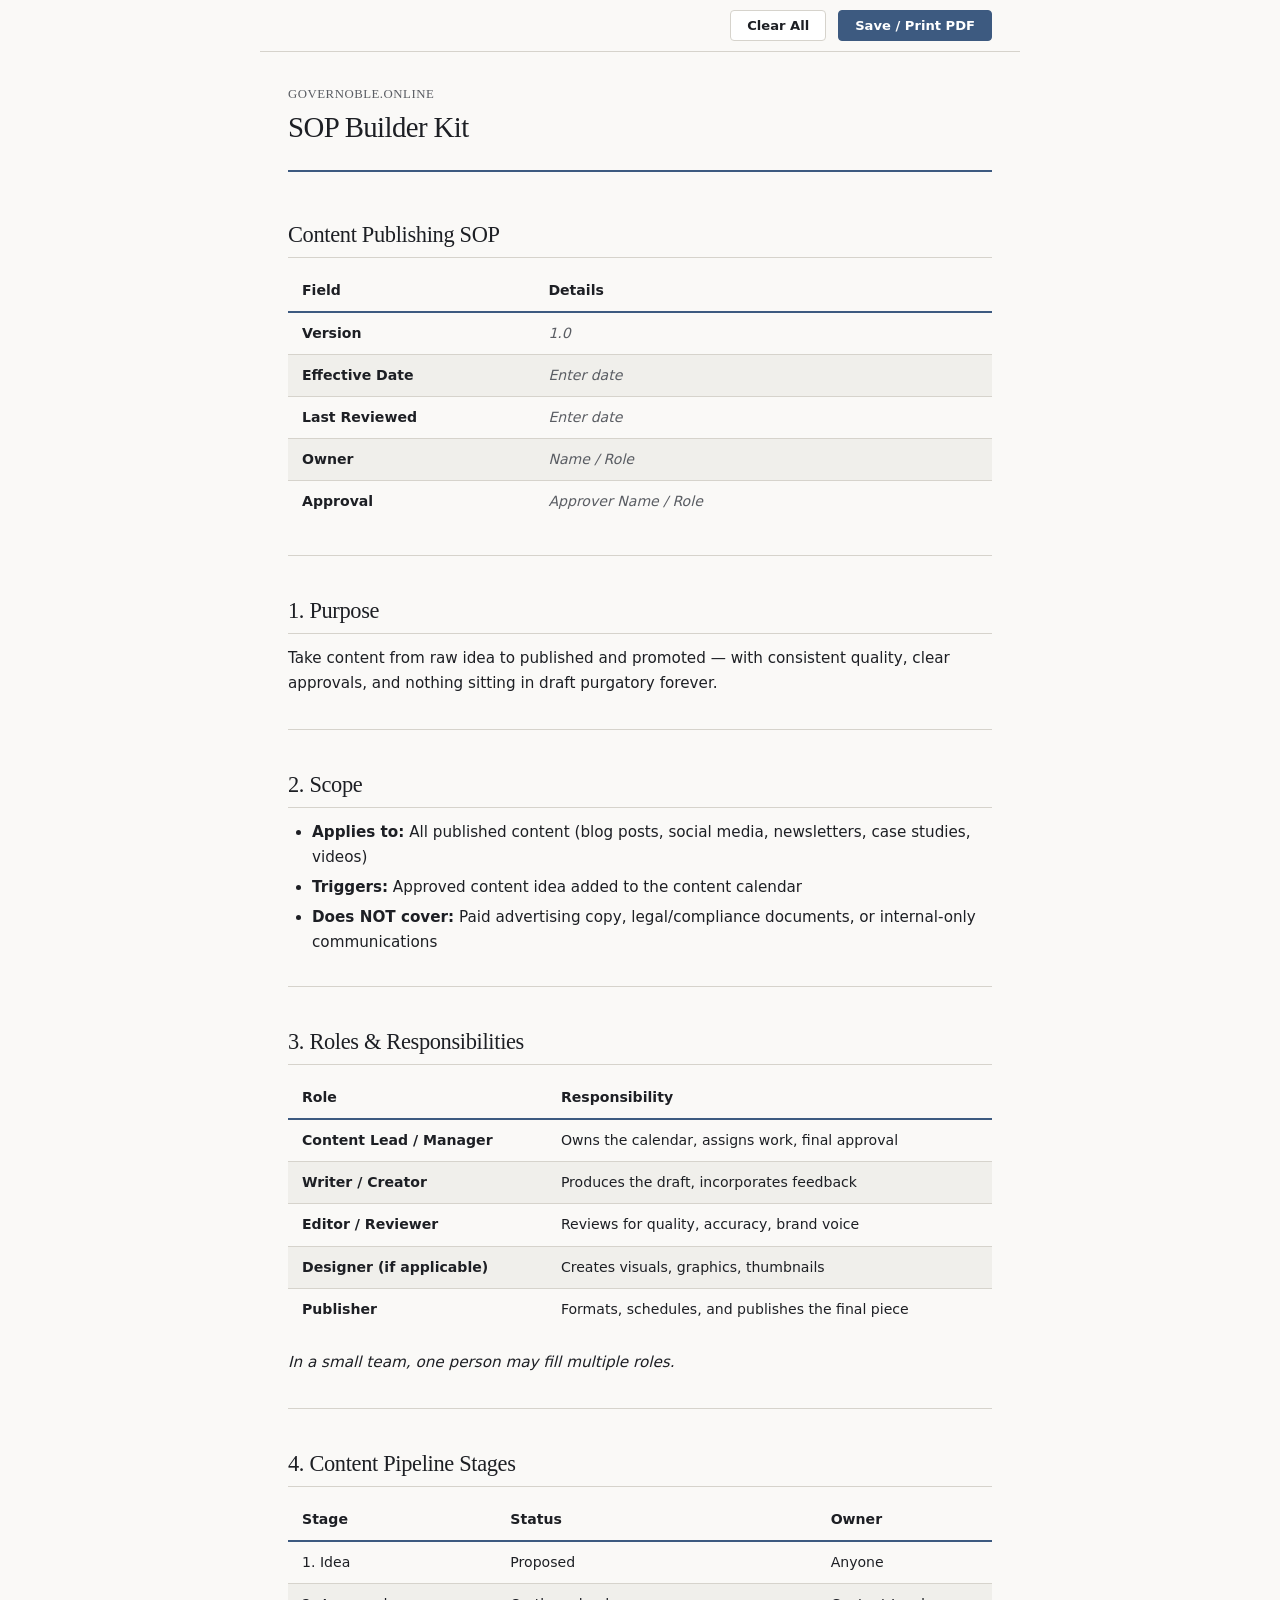
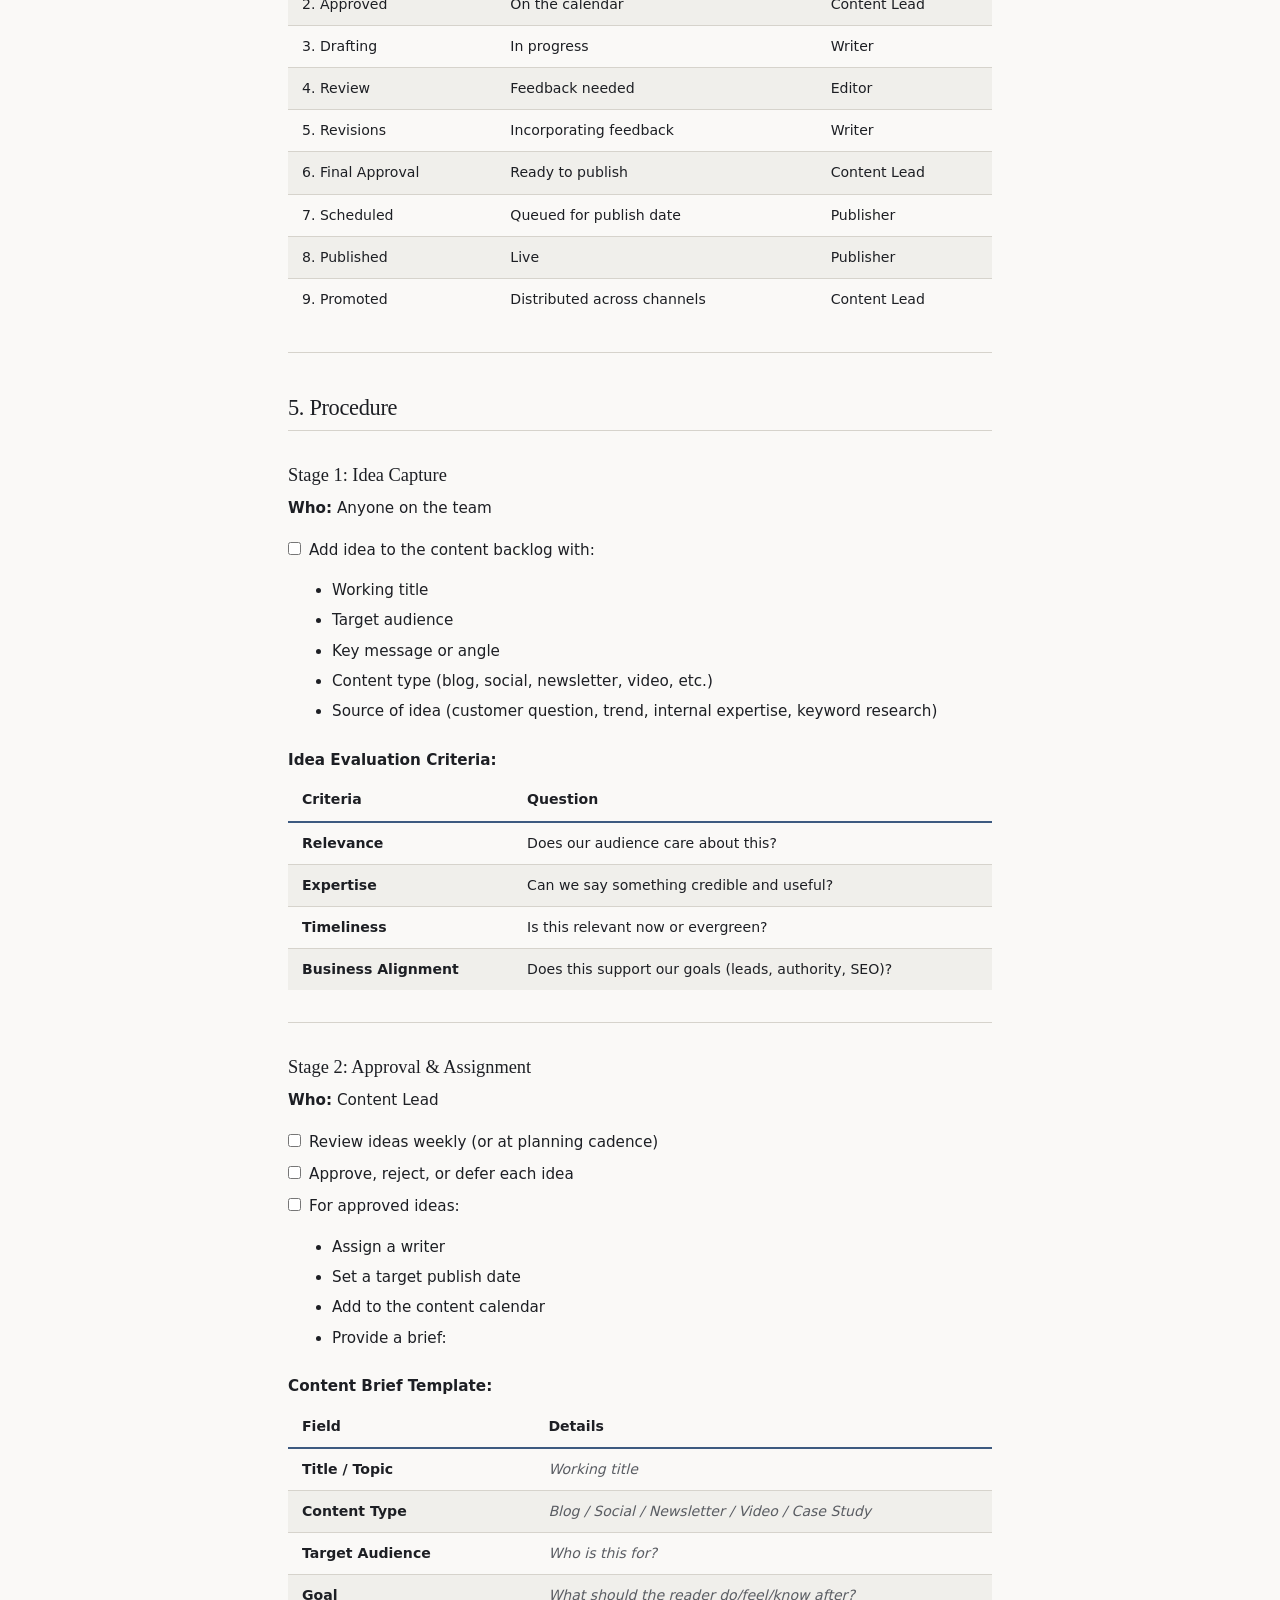
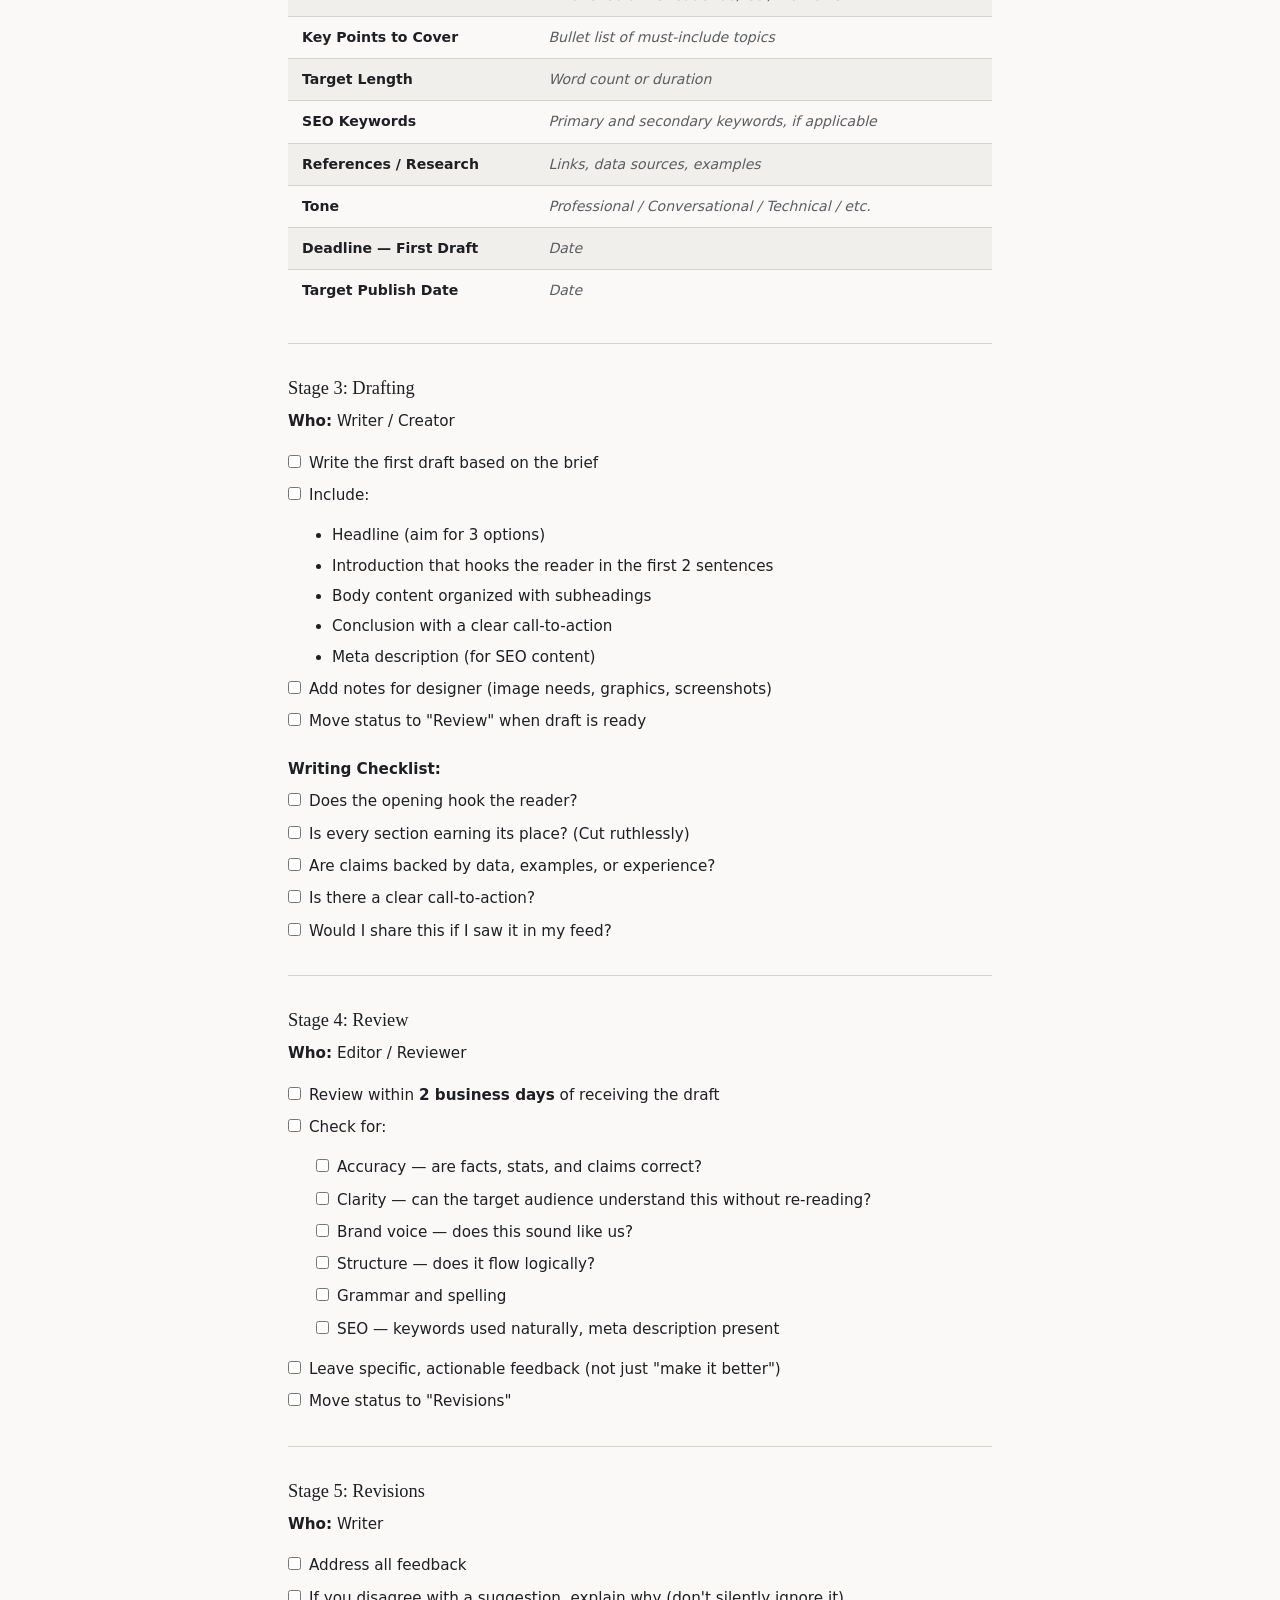
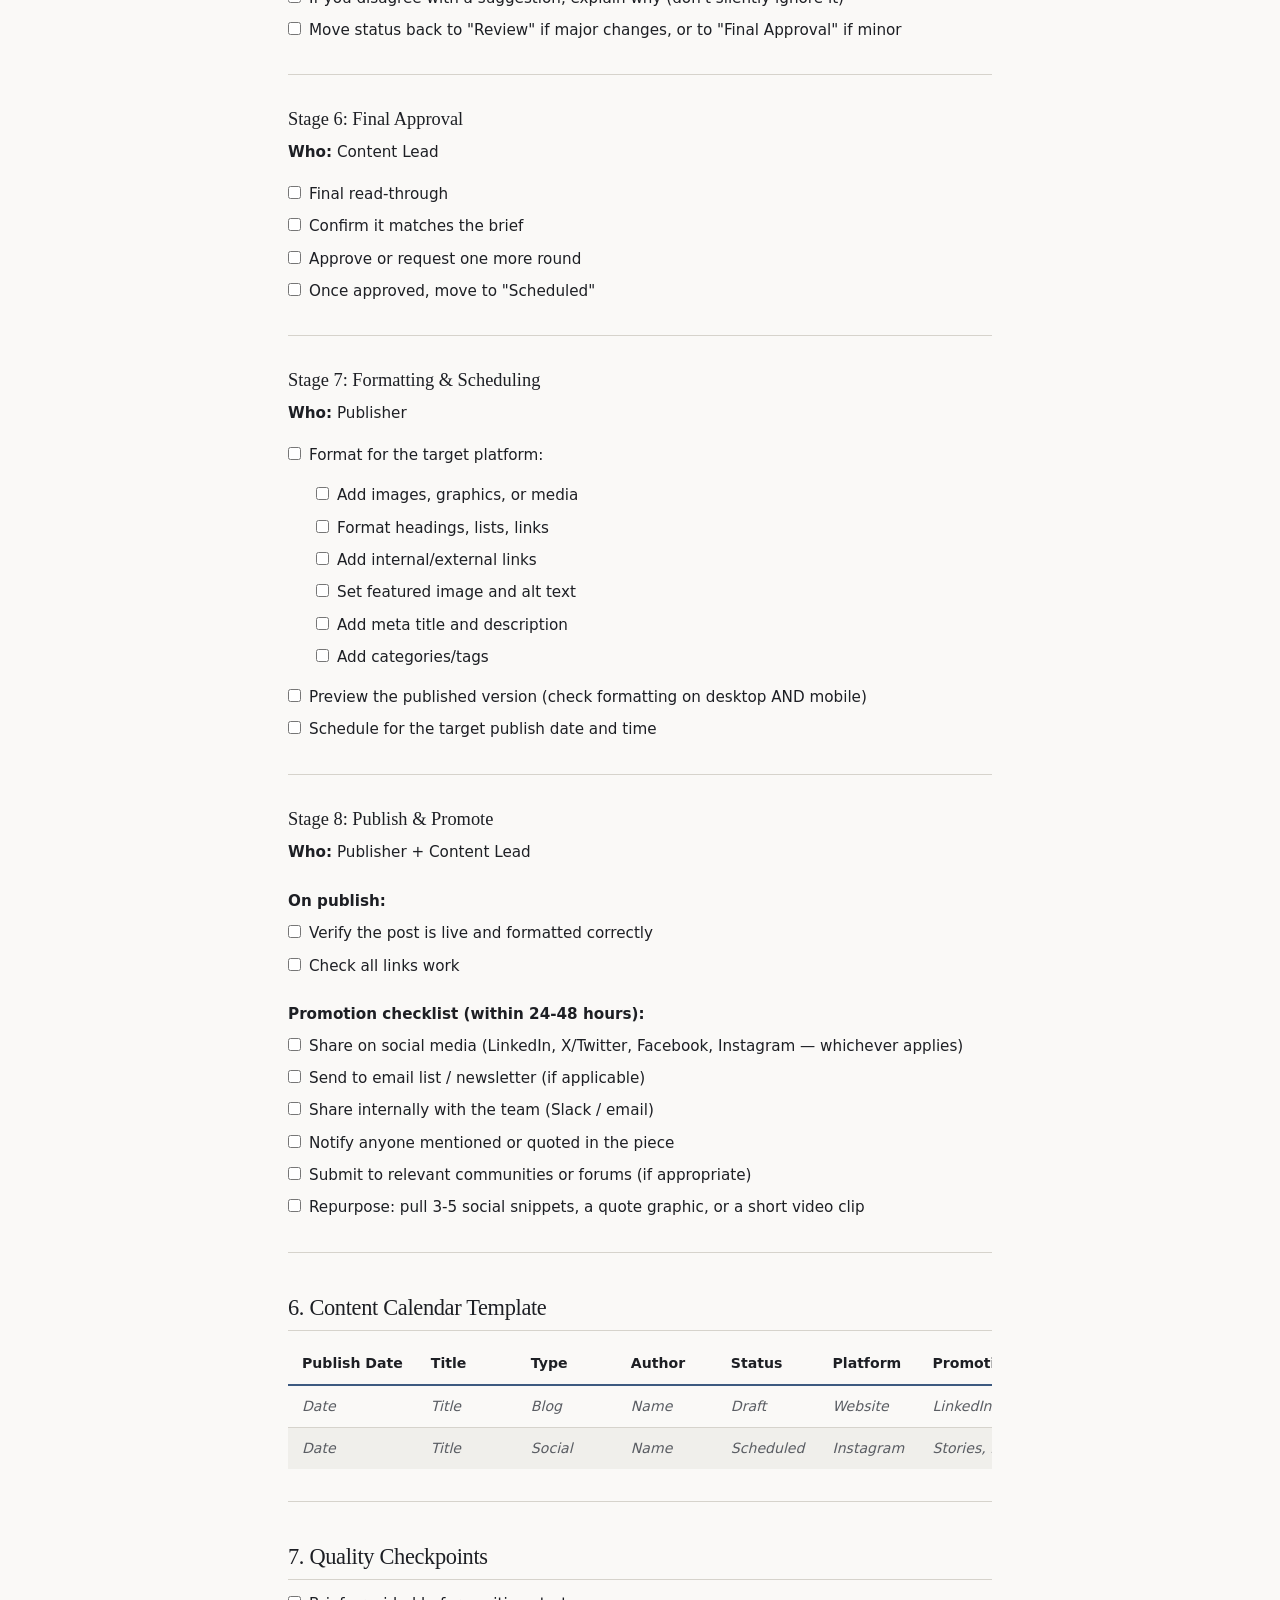
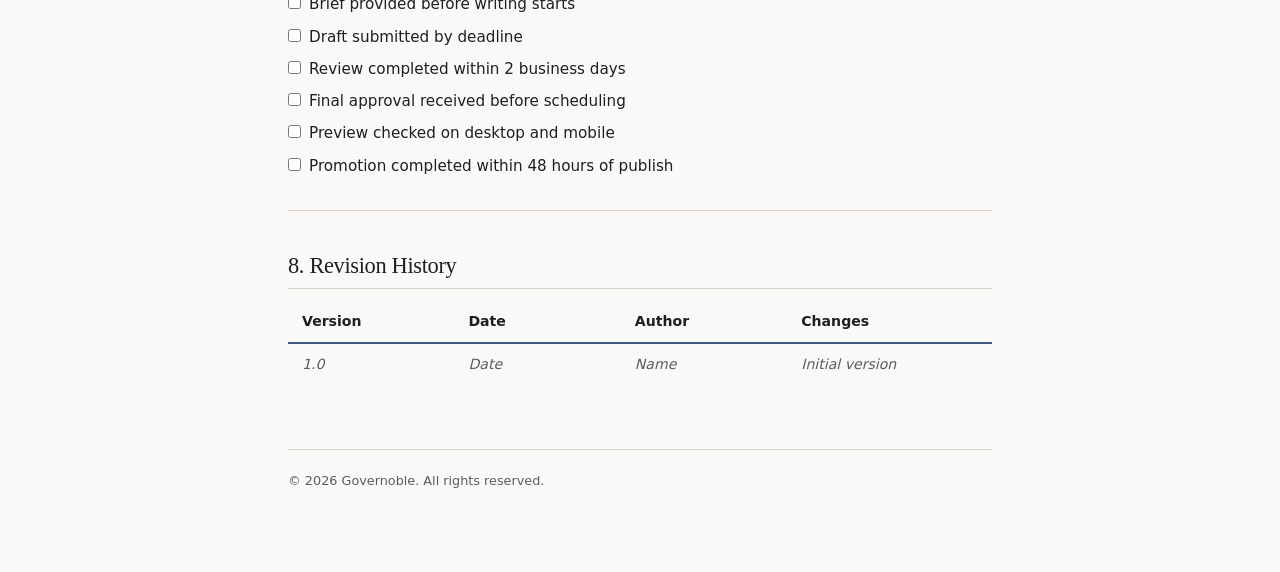
<file: templates/04-content-publishing.html>
<!DOCTYPE html>
<html lang="en">
<head>
  <meta charset="UTF-8">
  <meta name="viewport" content="width=device-width, initial-scale=1.0">
  <title>Content Publishing SOP — SOP Builder Kit</title>
  <style>
/* Governoble.online — Product Stylesheet */
:root {
  --ink: #141821;
  --ground: #faf9f7;
  --paper: #fff;
  --steel: #3d5a80;
  --coral: #d96b4e;
  --text: #1d1f24;
  --text-muted: #5a5d63;
  --border: #d6d3cc;
  --code-bg: #f0efeb;
  --quote-border: #d96b4e;
  --quote-bg: #fdf6f3;
  --check-color: #3d5a80;
  --font-display: Georgia, 'Noto Serif', 'Times New Roman', serif;
  --font-body: -apple-system, 'Segoe UI', system-ui, Roboto, Helvetica, Arial, sans-serif;
  --font-mono: 'Cascadia Code', 'SF Mono', SFMono-Regular, Consolas, 'Liberation Mono', monospace;
  --max-w: 760px;
}

@media (prefers-color-scheme: dark) {
  :root {
    --ink: #edece8;
    --ground: #111520;
    --paper: #1a1f2e;
    --steel: #7ba4d4;
    --coral: #e0845f;
    --text: #dddbd7;
    --text-muted: #8a8d94;
    --border: #2a2f3d;
    --code-bg: #161b28;
    --quote-border: #e0845f;
    --quote-bg: #1e1a17;
    --check-color: #7ba4d4;
  }
}

*, *::before, *::after { margin: 0; padding: 0; box-sizing: border-box; }

body { font-family: var(--font-body); color: var(--text); background: var(--ground); line-height: 1.7; -webkit-font-smoothing: antialiased; max-width: var(--max-w); margin: 0 auto; padding: 48px 28px 80px; }

h1 { font-family: var(--font-display); font-size: 1.8rem; font-weight: 400; letter-spacing: -0.02em; margin: 48px 0 16px; line-height: 1.25; }
h2 { font-family: var(--font-display); font-size: 1.4rem; font-weight: 400; letter-spacing: -0.015em; margin: 40px 0 12px; padding-bottom: 8px; border-bottom: 1px solid var(--border); line-height: 1.3; }
h3 { font-family: var(--font-display); font-size: 1.15rem; font-weight: 400; margin: 32px 0 8px; line-height: 1.35; }
h4 { font-size: 0.95rem; font-weight: 700; margin: 24px 0 6px; }
p { margin: 0 0 16px; font-size: 0.95rem; }
hr { border: none; border-top: 1px solid var(--border); margin: 32px 0; }
ul { margin: 0 0 16px; padding-left: 24px; font-size: 0.95rem; }
ol { margin: 0 0 16px; padding-left: 24px; font-size: 0.95rem; }
li { margin-bottom: 6px; line-height: 1.6; }

.product-header { margin-bottom: 48px; padding-bottom: 24px; border-bottom: 2px solid var(--steel); }
.product-header .brand { font-family: var(--font-display); font-size: 0.8rem; color: var(--text-muted); letter-spacing: 0.04em; text-transform: uppercase; margin-bottom: 4px; }
.product-header h1 { margin: 0; }

.table-wrap { overflow-x: auto; margin: 0 0 20px; }
table { width: 100%; border-collapse: collapse; font-size: 0.88rem; line-height: 1.5; }
thead th { text-align: left; font-weight: 700; padding: 10px 14px; border-bottom: 2px solid var(--steel); white-space: nowrap; }
tbody td { padding: 10px 14px; border-bottom: 1px solid var(--border); vertical-align: top; }
tbody tr:last-child td { border-bottom: none; }
tbody tr:nth-child(even) { background: var(--code-bg); }

blockquote { border-left: 3px solid var(--quote-border); background: var(--quote-bg); padding: 16px 20px; margin: 0 0 20px; border-radius: 0 4px 4px 0; font-size: 0.92rem; }
blockquote p:last-child { margin-bottom: 0; }

td[contenteditable="true"] { outline: none; min-width: 100px; transition: background 0.15s; }
td[contenteditable="true"]:hover { background: var(--code-bg); }
td[contenteditable="true"]:focus { background: var(--quote-bg); box-shadow: inset 0 0 0 2px var(--steel); }
td[contenteditable="true"].placeholder { color: var(--text-muted); font-style: italic; }

textarea.field { width: 100%; min-height: 80px; padding: 12px 16px; font-family: var(--font-body); font-size: 0.92rem; line-height: 1.6; color: var(--text); background: var(--paper); border: 1px solid var(--border); border-radius: 4px; resize: vertical; margin: 8px 0 20px; outline: none; }
textarea.field:focus { border-color: var(--steel); box-shadow: 0 0 0 2px rgba(61,90,128,0.15); }
textarea.field::placeholder { color: var(--text-muted); font-style: italic; }

.checklist { list-style: none; padding-left: 0; margin: 0 0 16px; }
.checklist li { margin-bottom: 8px; display: flex; align-items: flex-start; gap: 8px; }
.checklist input[type="checkbox"] { margin-top: 4px; accent-color: var(--check-color); flex-shrink: 0; }

.toolbar { position: sticky; top: 0; z-index: 50; background: var(--ground); border-bottom: 1px solid var(--border); padding: 10px 0; margin: -48px -28px 32px; padding: 10px 28px; display: flex; align-items: center; justify-content: space-between; gap: 12px; }
.toolbar-left { display: flex; align-items: center; gap: 12px; }
.toolbar-right { display: flex; align-items: center; gap: 12px; }
.toolbar button { font-family: var(--font-body); font-size: 0.82rem; font-weight: 600; padding: 7px 16px; border-radius: 4px; border: 1px solid var(--border); background: var(--paper); color: var(--text); cursor: pointer; transition: background 0.15s, border-color 0.15s; }
.toolbar button:hover { background: var(--code-bg); border-color: var(--steel); }
.toolbar button.primary { background: var(--steel); color: #fff; border-color: var(--steel); }
.toolbar button.primary:hover { background: var(--coral); border-color: var(--coral); }
#save-indicator { font-size: 0.78rem; color: var(--text-muted); opacity: 0; transition: opacity 0.3s; }
#save-indicator.visible { opacity: 1; }

.product-footer { margin-top: 64px; padding-top: 20px; border-top: 1px solid var(--border); font-size: 0.8rem; color: var(--text-muted); }

@media print {
  body { background: #fff; color: #000; max-width: none; padding: 0; }
  .toolbar { display: none; }
  h2 { border-bottom-color: #ccc; }
  thead th { border-bottom-color: #000; }
  tbody td { border-bottom-color: #ddd; }
  td[contenteditable="true"]:empty::after { content: ""; }
  textarea.field { border-color: #ccc; }
  .product-header { border-bottom-color: #000; }
}

@media (max-width: 480px) {
  body { padding: 24px 16px 48px; }
  .toolbar { margin: -24px -16px 24px; padding: 10px 16px; }
  h1 { font-size: 1.5rem; }
  h2 { font-size: 1.2rem; }
  table { font-size: 0.82rem; }
  thead th, tbody td { padding: 8px 10px; }
}
  </style>
</head>
<body>

  <div class="toolbar" id="toolbar">
    <div class="toolbar-left">
      <span id="save-indicator"></span>
    </div>
    <div class="toolbar-right">
      <button id="btn-clear">Clear All</button>
      <button id="btn-print" class="primary">Save / Print PDF</button>
    </div>
  </div>

  <div class="product-header">
    <div class="brand">Governoble.online</div>
    <h1>SOP Builder Kit</h1>
  </div>

  <h2>Content Publishing SOP</h2>

  <div class="table-wrap">
    <table>
      <thead>
        <tr><th style="width:35%">Field</th><th>Details</th></tr>
      </thead>
      <tbody>
        <tr><td><strong>Version</strong></td><td contenteditable="true" data-placeholder="1.0"></td></tr>
        <tr><td><strong>Effective Date</strong></td><td contenteditable="true" data-placeholder="Enter date"></td></tr>
        <tr><td><strong>Last Reviewed</strong></td><td contenteditable="true" data-placeholder="Enter date"></td></tr>
        <tr><td><strong>Owner</strong></td><td contenteditable="true" data-placeholder="Name / Role"></td></tr>
        <tr><td><strong>Approval</strong></td><td contenteditable="true" data-placeholder="Approver Name / Role"></td></tr>
      </tbody>
    </table>
  </div>

  <hr>

  <h2>1. Purpose</h2>

  <p>Take content from raw idea to published and promoted — with consistent quality, clear approvals, and nothing sitting in draft purgatory forever.</p>

  <hr>

  <h2>2. Scope</h2>

  <ul>
    <li><strong>Applies to:</strong> All published content (blog posts, social media, newsletters, case studies, videos)</li>
    <li><strong>Triggers:</strong> Approved content idea added to the content calendar</li>
    <li><strong>Does NOT cover:</strong> Paid advertising copy, legal/compliance documents, or internal-only communications</li>
  </ul>

  <hr>

  <h2>3. Roles &amp; Responsibilities</h2>

  <div class="table-wrap">
    <table>
      <thead>
        <tr><th>Role</th><th>Responsibility</th></tr>
      </thead>
      <tbody>
        <tr><td><strong>Content Lead / Manager</strong></td><td>Owns the calendar, assigns work, final approval</td></tr>
        <tr><td><strong>Writer / Creator</strong></td><td>Produces the draft, incorporates feedback</td></tr>
        <tr><td><strong>Editor / Reviewer</strong></td><td>Reviews for quality, accuracy, brand voice</td></tr>
        <tr><td><strong>Designer (if applicable)</strong></td><td>Creates visuals, graphics, thumbnails</td></tr>
        <tr><td><strong>Publisher</strong></td><td>Formats, schedules, and publishes the final piece</td></tr>
      </tbody>
    </table>
  </div>

  <p><em>In a small team, one person may fill multiple roles.</em></p>

  <hr>

  <h2>4. Content Pipeline Stages</h2>

  <div class="table-wrap">
    <table>
      <thead>
        <tr><th>Stage</th><th>Status</th><th>Owner</th></tr>
      </thead>
      <tbody>
        <tr><td>1. Idea</td><td>Proposed</td><td>Anyone</td></tr>
        <tr><td>2. Approved</td><td>On the calendar</td><td>Content Lead</td></tr>
        <tr><td>3. Drafting</td><td>In progress</td><td>Writer</td></tr>
        <tr><td>4. Review</td><td>Feedback needed</td><td>Editor</td></tr>
        <tr><td>5. Revisions</td><td>Incorporating feedback</td><td>Writer</td></tr>
        <tr><td>6. Final Approval</td><td>Ready to publish</td><td>Content Lead</td></tr>
        <tr><td>7. Scheduled</td><td>Queued for publish date</td><td>Publisher</td></tr>
        <tr><td>8. Published</td><td>Live</td><td>Publisher</td></tr>
        <tr><td>9. Promoted</td><td>Distributed across channels</td><td>Content Lead</td></tr>
      </tbody>
    </table>
  </div>

  <hr>

  <h2>5. Procedure</h2>

  <h3>Stage 1: Idea Capture</h3>

  <p><strong>Who:</strong> Anyone on the team</p>

  <ul class="checklist">
    <li><input type="checkbox"><label>Add idea to the content backlog with:</label></li>
  </ul>
  <ul style="margin: 0 0 16px; padding-left: 44px; font-size: 0.95rem;">
    <li>Working title</li>
    <li>Target audience</li>
    <li>Key message or angle</li>
    <li>Content type (blog, social, newsletter, video, etc.)</li>
    <li>Source of idea (customer question, trend, internal expertise, keyword research)</li>
  </ul>

  <h4>Idea Evaluation Criteria:</h4>
  <div class="table-wrap">
    <table>
      <thead>
        <tr><th>Criteria</th><th>Question</th></tr>
      </thead>
      <tbody>
        <tr><td><strong>Relevance</strong></td><td>Does our audience care about this?</td></tr>
        <tr><td><strong>Expertise</strong></td><td>Can we say something credible and useful?</td></tr>
        <tr><td><strong>Timeliness</strong></td><td>Is this relevant now or evergreen?</td></tr>
        <tr><td><strong>Business Alignment</strong></td><td>Does this support our goals (leads, authority, SEO)?</td></tr>
      </tbody>
    </table>
  </div>

  <hr>

  <h3>Stage 2: Approval &amp; Assignment</h3>

  <p><strong>Who:</strong> Content Lead</p>

  <ul class="checklist">
    <li><input type="checkbox"><label>Review ideas weekly (or at planning cadence)</label></li>
    <li><input type="checkbox"><label>Approve, reject, or defer each idea</label></li>
    <li><input type="checkbox"><label>For approved ideas:</label></li>
  </ul>
  <ul style="margin: 0 0 16px; padding-left: 44px; font-size: 0.95rem;">
    <li>Assign a writer</li>
    <li>Set a target publish date</li>
    <li>Add to the content calendar</li>
    <li>Provide a brief:</li>
  </ul>

  <h4>Content Brief Template:</h4>
  <div class="table-wrap">
    <table>
      <thead>
        <tr><th style="width:35%">Field</th><th>Details</th></tr>
      </thead>
      <tbody>
        <tr><td><strong>Title / Topic</strong></td><td contenteditable="true" data-placeholder="Working title"></td></tr>
        <tr><td><strong>Content Type</strong></td><td contenteditable="true" data-placeholder="Blog / Social / Newsletter / Video / Case Study"></td></tr>
        <tr><td><strong>Target Audience</strong></td><td contenteditable="true" data-placeholder="Who is this for?"></td></tr>
        <tr><td><strong>Goal</strong></td><td contenteditable="true" data-placeholder="What should the reader do/feel/know after?"></td></tr>
        <tr><td><strong>Key Points to Cover</strong></td><td contenteditable="true" data-placeholder="Bullet list of must-include topics"></td></tr>
        <tr><td><strong>Target Length</strong></td><td contenteditable="true" data-placeholder="Word count or duration"></td></tr>
        <tr><td><strong>SEO Keywords</strong></td><td contenteditable="true" data-placeholder="Primary and secondary keywords, if applicable"></td></tr>
        <tr><td><strong>References / Research</strong></td><td contenteditable="true" data-placeholder="Links, data sources, examples"></td></tr>
        <tr><td><strong>Tone</strong></td><td contenteditable="true" data-placeholder="Professional / Conversational / Technical / etc."></td></tr>
        <tr><td><strong>Deadline — First Draft</strong></td><td contenteditable="true" data-placeholder="Date"></td></tr>
        <tr><td><strong>Target Publish Date</strong></td><td contenteditable="true" data-placeholder="Date"></td></tr>
      </tbody>
    </table>
  </div>

  <hr>

  <h3>Stage 3: Drafting</h3>

  <p><strong>Who:</strong> Writer / Creator</p>

  <ul class="checklist">
    <li><input type="checkbox"><label>Write the first draft based on the brief</label></li>
    <li><input type="checkbox"><label>Include:</label></li>
  </ul>
  <ul style="margin: 0 0 8px; padding-left: 44px; font-size: 0.95rem;">
    <li>Headline (aim for 3 options)</li>
    <li>Introduction that hooks the reader in the first 2 sentences</li>
    <li>Body content organized with subheadings</li>
    <li>Conclusion with a clear call-to-action</li>
    <li>Meta description (for SEO content)</li>
  </ul>
  <ul class="checklist">
    <li><input type="checkbox"><label>Add notes for designer (image needs, graphics, screenshots)</label></li>
    <li><input type="checkbox"><label>Move status to "Review" when draft is ready</label></li>
  </ul>

  <h4>Writing Checklist:</h4>
  <ul class="checklist">
    <li><input type="checkbox"><label>Does the opening hook the reader?</label></li>
    <li><input type="checkbox"><label>Is every section earning its place? (Cut ruthlessly)</label></li>
    <li><input type="checkbox"><label>Are claims backed by data, examples, or experience?</label></li>
    <li><input type="checkbox"><label>Is there a clear call-to-action?</label></li>
    <li><input type="checkbox"><label>Would I share this if I saw it in my feed?</label></li>
  </ul>

  <hr>

  <h3>Stage 4: Review</h3>

  <p><strong>Who:</strong> Editor / Reviewer</p>

  <ul class="checklist">
    <li><input type="checkbox"><label>Review within <strong>2 business days</strong> of receiving the draft</label></li>
    <li><input type="checkbox"><label>Check for:</label></li>
  </ul>
  <ul class="checklist" style="padding-left: 28px;">
    <li><input type="checkbox"><label>Accuracy — are facts, stats, and claims correct?</label></li>
    <li><input type="checkbox"><label>Clarity — can the target audience understand this without re-reading?</label></li>
    <li><input type="checkbox"><label>Brand voice — does this sound like us?</label></li>
    <li><input type="checkbox"><label>Structure — does it flow logically?</label></li>
    <li><input type="checkbox"><label>Grammar and spelling</label></li>
    <li><input type="checkbox"><label>SEO — keywords used naturally, meta description present</label></li>
  </ul>
  <ul class="checklist">
    <li><input type="checkbox"><label>Leave specific, actionable feedback (not just "make it better")</label></li>
    <li><input type="checkbox"><label>Move status to "Revisions"</label></li>
  </ul>

  <hr>

  <h3>Stage 5: Revisions</h3>

  <p><strong>Who:</strong> Writer</p>

  <ul class="checklist">
    <li><input type="checkbox"><label>Address all feedback</label></li>
    <li><input type="checkbox"><label>If you disagree with a suggestion, explain why (don't silently ignore it)</label></li>
    <li><input type="checkbox"><label>Move status back to "Review" if major changes, or to "Final Approval" if minor</label></li>
  </ul>

  <hr>

  <h3>Stage 6: Final Approval</h3>

  <p><strong>Who:</strong> Content Lead</p>

  <ul class="checklist">
    <li><input type="checkbox"><label>Final read-through</label></li>
    <li><input type="checkbox"><label>Confirm it matches the brief</label></li>
    <li><input type="checkbox"><label>Approve or request one more round</label></li>
    <li><input type="checkbox"><label>Once approved, move to "Scheduled"</label></li>
  </ul>

  <hr>

  <h3>Stage 7: Formatting &amp; Scheduling</h3>

  <p><strong>Who:</strong> Publisher</p>

  <ul class="checklist">
    <li><input type="checkbox"><label>Format for the target platform:</label></li>
  </ul>
  <ul class="checklist" style="padding-left: 28px;">
    <li><input type="checkbox"><label>Add images, graphics, or media</label></li>
    <li><input type="checkbox"><label>Format headings, lists, links</label></li>
    <li><input type="checkbox"><label>Add internal/external links</label></li>
    <li><input type="checkbox"><label>Set featured image and alt text</label></li>
    <li><input type="checkbox"><label>Add meta title and description</label></li>
    <li><input type="checkbox"><label>Add categories/tags</label></li>
  </ul>
  <ul class="checklist">
    <li><input type="checkbox"><label>Preview the published version (check formatting on desktop AND mobile)</label></li>
    <li><input type="checkbox"><label>Schedule for the target publish date and time</label></li>
  </ul>

  <hr>

  <h3>Stage 8: Publish &amp; Promote</h3>

  <p><strong>Who:</strong> Publisher + Content Lead</p>

  <h4>On publish:</h4>
  <ul class="checklist">
    <li><input type="checkbox"><label>Verify the post is live and formatted correctly</label></li>
    <li><input type="checkbox"><label>Check all links work</label></li>
  </ul>

  <h4>Promotion checklist (within 24-48 hours):</h4>
  <ul class="checklist">
    <li><input type="checkbox"><label>Share on social media (LinkedIn, X/Twitter, Facebook, Instagram — whichever applies)</label></li>
    <li><input type="checkbox"><label>Send to email list / newsletter (if applicable)</label></li>
    <li><input type="checkbox"><label>Share internally with the team (Slack / email)</label></li>
    <li><input type="checkbox"><label>Notify anyone mentioned or quoted in the piece</label></li>
    <li><input type="checkbox"><label>Submit to relevant communities or forums (if appropriate)</label></li>
    <li><input type="checkbox"><label>Repurpose: pull 3-5 social snippets, a quote graphic, or a short video clip</label></li>
  </ul>

  <hr>

  <h2>6. Content Calendar Template</h2>

  <div class="table-wrap">
    <table>
      <thead>
        <tr><th>Publish Date</th><th>Title</th><th>Type</th><th>Author</th><th>Status</th><th>Platform</th><th>Promotion Channels</th></tr>
      </thead>
      <tbody>
        <tr><td contenteditable="true" data-placeholder="Date"></td><td contenteditable="true" data-placeholder="Title"></td><td contenteditable="true" data-placeholder="Blog"></td><td contenteditable="true" data-placeholder="Name"></td><td contenteditable="true" data-placeholder="Draft"></td><td contenteditable="true" data-placeholder="Website"></td><td contenteditable="true" data-placeholder="LinkedIn, Newsletter"></td></tr>
        <tr><td contenteditable="true" data-placeholder="Date"></td><td contenteditable="true" data-placeholder="Title"></td><td contenteditable="true" data-placeholder="Social"></td><td contenteditable="true" data-placeholder="Name"></td><td contenteditable="true" data-placeholder="Scheduled"></td><td contenteditable="true" data-placeholder="Instagram"></td><td contenteditable="true" data-placeholder="Stories, Email"></td></tr>
      </tbody>
    </table>
  </div>

  <hr>

  <h2>7. Quality Checkpoints</h2>

  <ul class="checklist">
    <li><input type="checkbox"><label>Brief provided before writing starts</label></li>
    <li><input type="checkbox"><label>Draft submitted by deadline</label></li>
    <li><input type="checkbox"><label>Review completed within 2 business days</label></li>
    <li><input type="checkbox"><label>Final approval received before scheduling</label></li>
    <li><input type="checkbox"><label>Preview checked on desktop and mobile</label></li>
    <li><input type="checkbox"><label>Promotion completed within 48 hours of publish</label></li>
  </ul>

  <hr>

  <h2>8. Revision History</h2>

  <div class="table-wrap">
    <table>
      <thead>
        <tr><th>Version</th><th>Date</th><th>Author</th><th>Changes</th></tr>
      </thead>
      <tbody>
        <tr><td contenteditable="true" data-placeholder="1.0"></td><td contenteditable="true" data-placeholder="Date"></td><td contenteditable="true" data-placeholder="Name"></td><td contenteditable="true" data-placeholder="Initial version"></td></tr>
      </tbody>
    </table>
  </div>

  <div class="product-footer">
    &copy; 2026 Governoble. All rights reserved.
  </div>

  <script>
// Governoble Interactive Template Engine
(function() {
  var STORAGE_KEY = 'governoble_' + document.title.replace(/[^a-z0-9]/gi, '_');

  function saveState() {
    var state = {};
    document.querySelectorAll('[contenteditable="true"]').forEach(function(el, i) {
      if (!el.classList.contains('placeholder') && el.textContent.trim()) {
        state['edit_' + i] = el.innerHTML;
      }
    });
    document.querySelectorAll('input[type="checkbox"]').forEach(function(el, i) {
      state['check_' + i] = el.checked;
    });
    document.querySelectorAll('input[type="radio"]').forEach(function(el, i) {
      state['radio_' + i] = el.checked;
    });
    document.querySelectorAll('textarea').forEach(function(el, i) {
      state['textarea_' + i] = el.value;
    });
    try {
      localStorage.setItem(STORAGE_KEY, JSON.stringify(state));
      showSaveIndicator();
    } catch(e) {}
  }

  function restoreState() {
    var stored;
    try { stored = JSON.parse(localStorage.getItem(STORAGE_KEY)); } catch(e) {}
    if (!stored) return;
    document.querySelectorAll('[contenteditable="true"]').forEach(function(el, i) {
      if (stored['edit_' + i]) {
        el.innerHTML = stored['edit_' + i];
        el.classList.remove('placeholder');
      }
    });
    document.querySelectorAll('input[type="checkbox"]').forEach(function(el, i) {
      if (stored['check_' + i] !== undefined) el.checked = stored['check_' + i];
    });
    document.querySelectorAll('input[type="radio"]').forEach(function(el, i) {
      if (stored['radio_' + i] !== undefined) el.checked = stored['radio_' + i];
    });
    document.querySelectorAll('textarea').forEach(function(el, i) {
      if (stored['textarea_' + i]) el.value = stored['textarea_' + i];
    });
  }

  function showSaveIndicator() {
    var el = document.getElementById('save-indicator');
    if (!el) return;
    el.textContent = 'Saved';
    el.classList.add('visible');
    setTimeout(function() { el.classList.remove('visible'); }, 1500);
  }

  var saveTimeout;
  function debouncedSave() {
    clearTimeout(saveTimeout);
    saveTimeout = setTimeout(saveState, 800);
  }

  function setupPlaceholders() {
    document.querySelectorAll('[contenteditable="true"]').forEach(function(el) {
      var ph = el.getAttribute('data-placeholder');
      if (!ph) return;
      if (!el.textContent.trim()) {
        el.textContent = ph;
        el.classList.add('placeholder');
      }
      el.addEventListener('focus', function() {
        if (el.classList.contains('placeholder')) {
          el.textContent = '';
          el.classList.remove('placeholder');
        }
      });
      el.addEventListener('blur', function() {
        if (!el.textContent.trim()) {
          el.textContent = ph;
          el.classList.add('placeholder');
        }
      });
    });
  }

  function setupToolbar() {
    document.getElementById('btn-print').addEventListener('click', function() { window.print(); });
    document.getElementById('btn-clear').addEventListener('click', function() {
      if (!confirm('Clear all entries and start fresh? This cannot be undone.')) return;
      document.querySelectorAll('[contenteditable="true"]').forEach(function(el) {
        el.innerHTML = '';
        var ph = el.getAttribute('data-placeholder');
        if (ph) { el.textContent = ph; el.classList.add('placeholder'); }
      });
      document.querySelectorAll('input[type="checkbox"], input[type="radio"]').forEach(function(el) { el.checked = false; });
      document.querySelectorAll('textarea').forEach(function(el) { el.value = ''; });
      try { localStorage.removeItem(STORAGE_KEY); } catch(e) {}
    });
  }

  function init() {
    setupPlaceholders();
    setupToolbar();
    restoreState();
    document.addEventListener('input', function(e) {
      if (e.target.matches('[contenteditable], textarea')) debouncedSave();
    });
    document.addEventListener('change', function(e) {
      if (e.target.matches('input[type="checkbox"], input[type="radio"]')) debouncedSave();
    });
  }

  if (document.readyState === 'loading') {
    document.addEventListener('DOMContentLoaded', init);
  } else {
    init();
  }
})();
  </script>
</body>
</html>
</file>
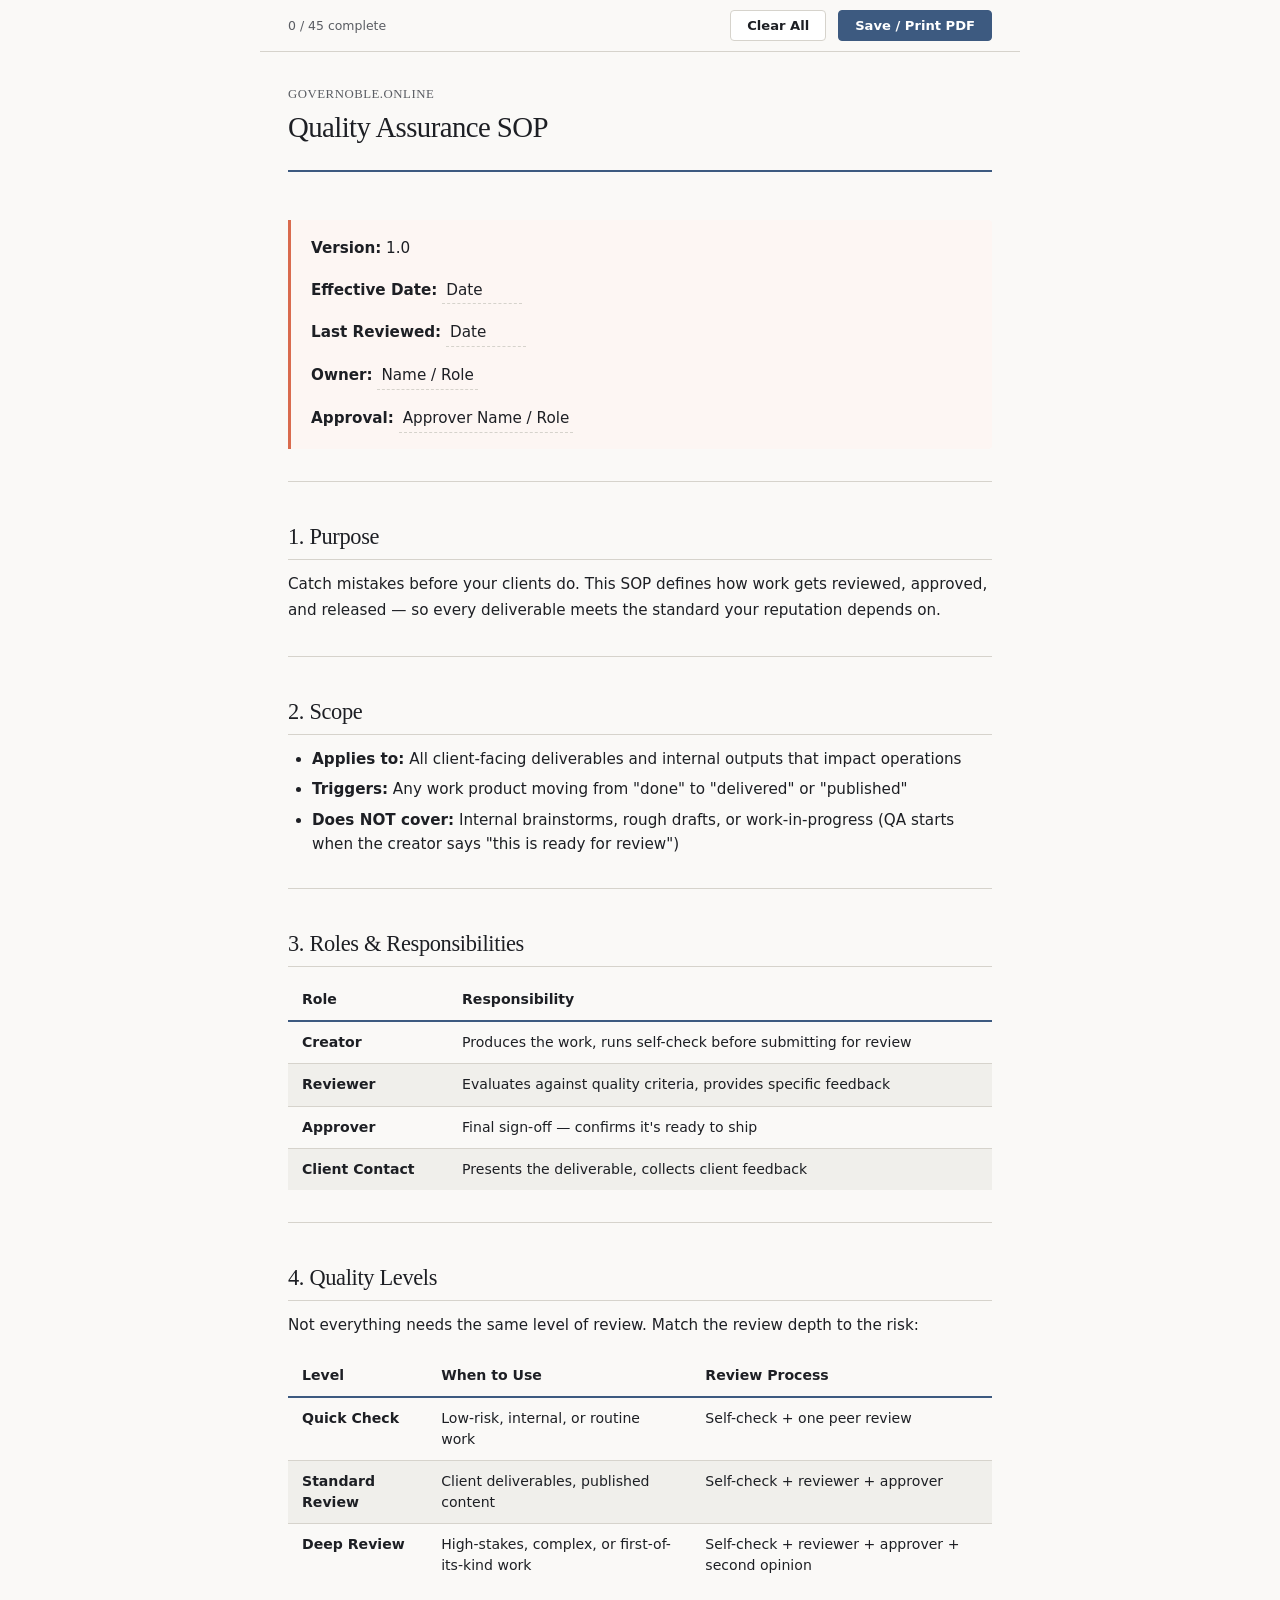
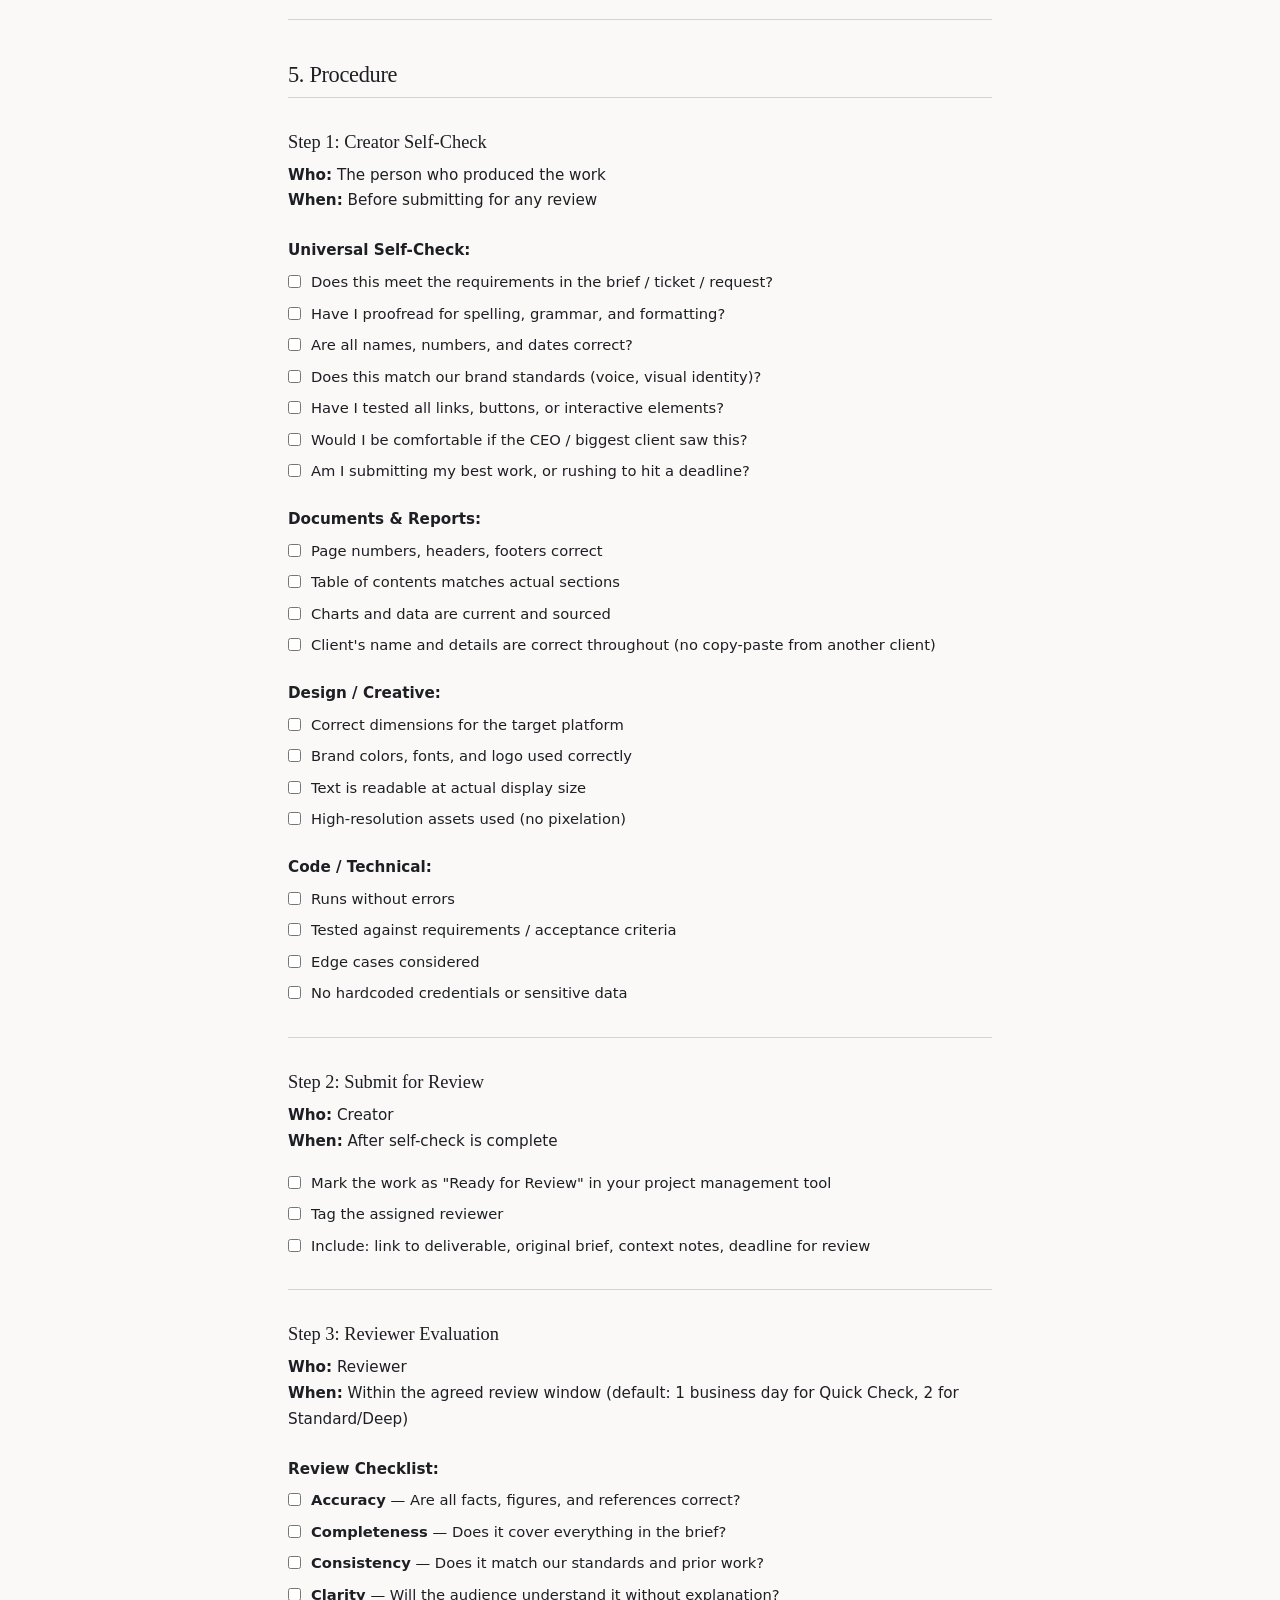
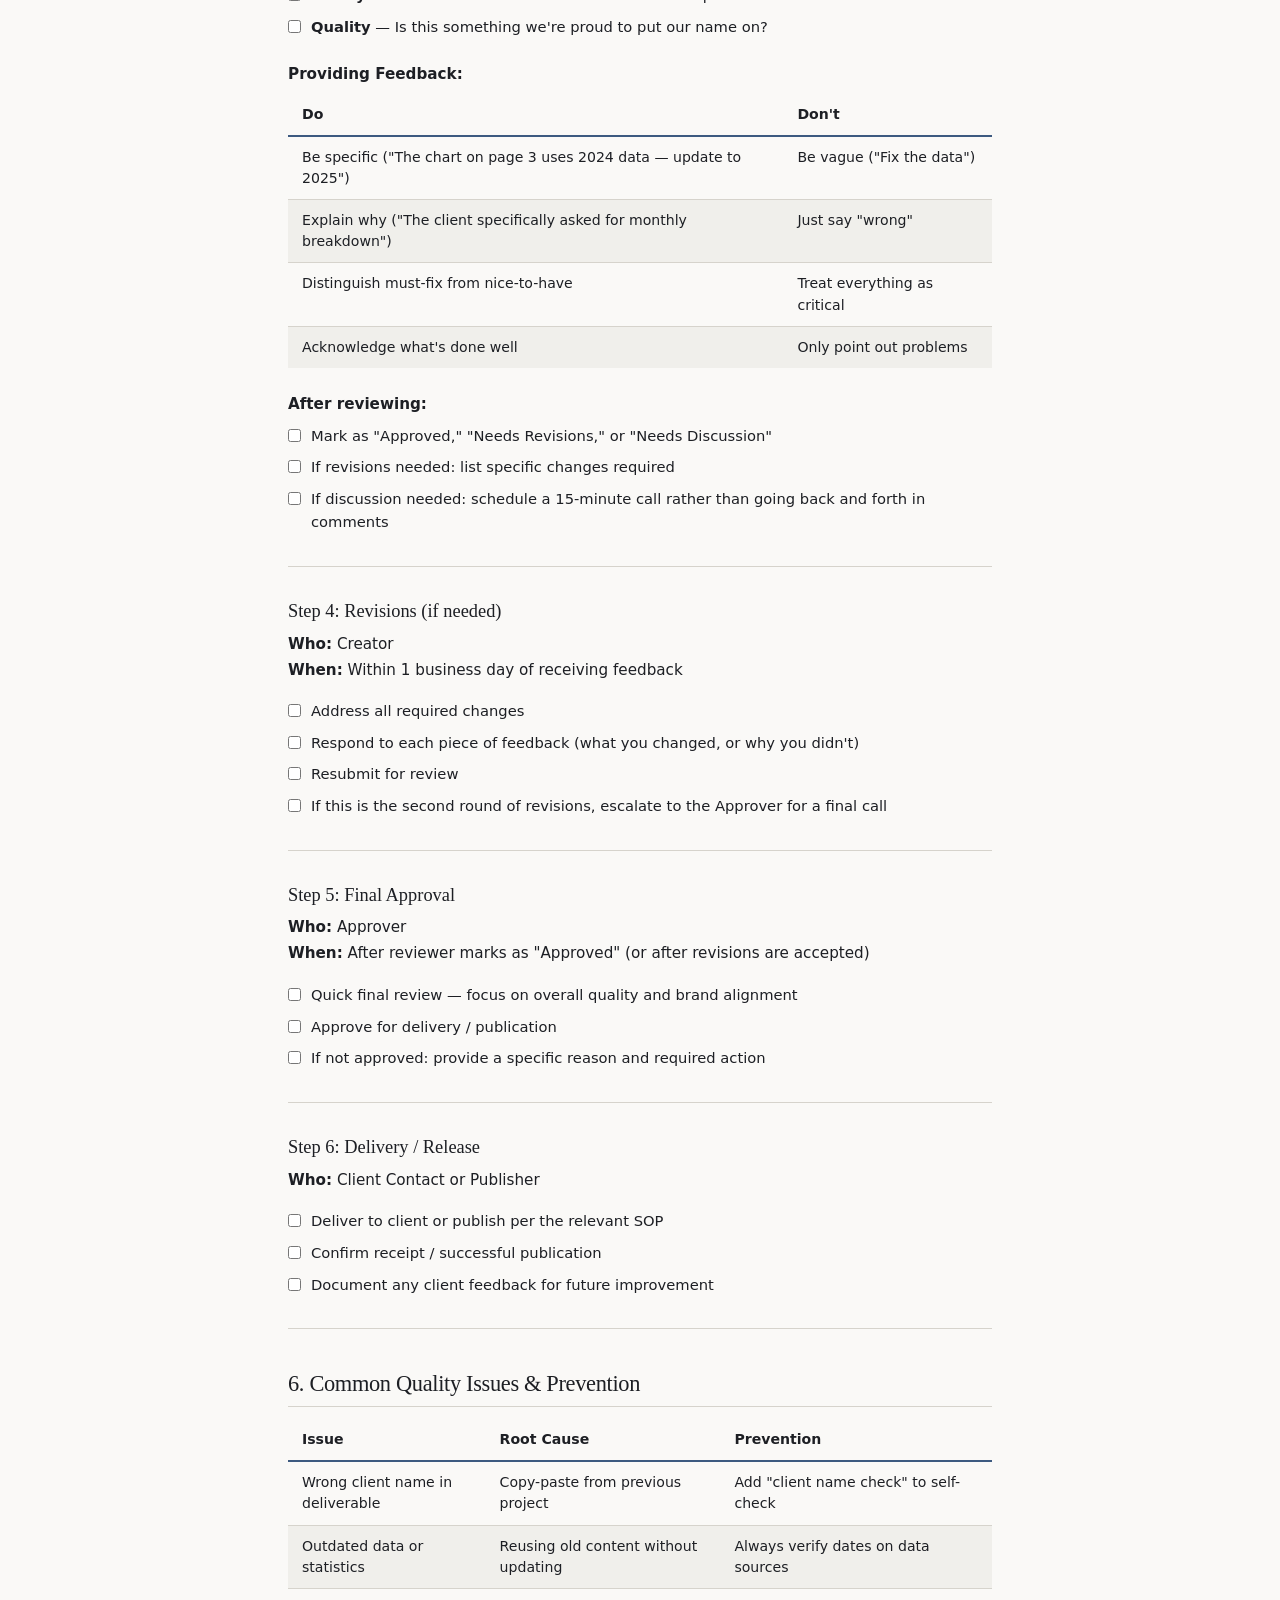
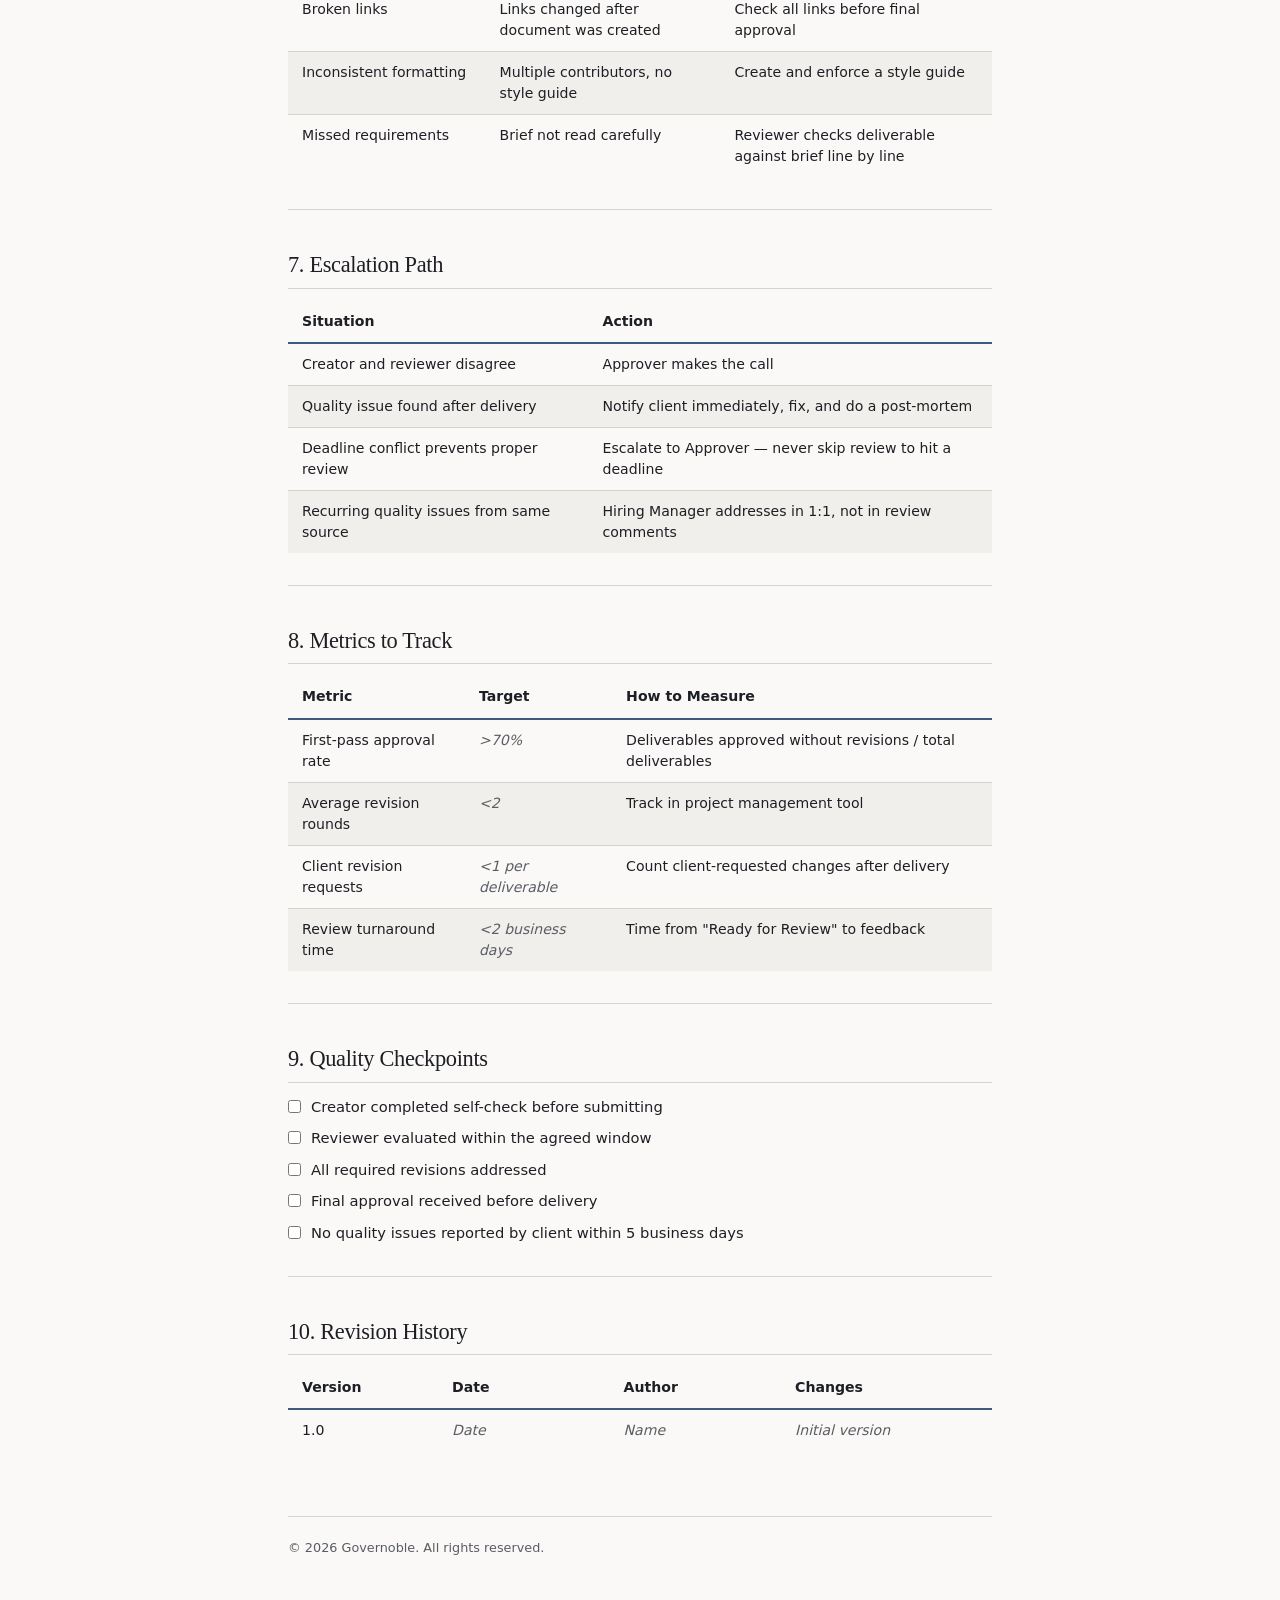
<file: templates/05-quality-assurance.html>
<!DOCTYPE html>
<html lang="en">
<head>
  <meta charset="UTF-8">
  <meta name="viewport" content="width=device-width, initial-scale=1.0">
  <title>Quality Assurance SOP — SOP Builder Kit</title>
  <style>
:root {
  --ink: #141821; --ground: #faf9f7; --paper: #fff; --steel: #3d5a80; --coral: #d96b4e;
  --text: #1d1f24; --text-muted: #5a5d63; --border: #d6d3cc; --code-bg: #f0efeb;
  --quote-border: #d96b4e; --quote-bg: #fdf6f3; --check-color: #3d5a80;
  --font-display: Georgia, 'Noto Serif', 'Times New Roman', serif;
  --font-body: -apple-system, 'Segoe UI', system-ui, Roboto, Helvetica, Arial, sans-serif;
  --font-mono: 'Cascadia Code', 'SF Mono', SFMono-Regular, Consolas, 'Liberation Mono', monospace;
  --max-w: 760px;
}
@media (prefers-color-scheme: dark) {
  :root {
    --ink: #edece8; --ground: #111520; --paper: #1a1f2e; --steel: #7ba4d4; --coral: #e0845f;
    --text: #dddbd7; --text-muted: #8a8d94; --border: #2a2f3d; --code-bg: #161b28;
    --quote-border: #e0845f; --quote-bg: #1e1a17; --check-color: #7ba4d4;
  }
}
*, *::before, *::after { margin: 0; padding: 0; box-sizing: border-box; }
body { font-family: var(--font-body); color: var(--text); background: var(--ground); line-height: 1.7; -webkit-font-smoothing: antialiased; max-width: var(--max-w); margin: 0 auto; padding: 48px 28px 80px; }
h1 { font-family: var(--font-display); font-size: 1.8rem; font-weight: 400; letter-spacing: -0.02em; margin: 48px 0 16px; line-height: 1.25; }
h2 { font-family: var(--font-display); font-size: 1.4rem; font-weight: 400; letter-spacing: -0.015em; margin: 40px 0 12px; padding-bottom: 8px; border-bottom: 1px solid var(--border); line-height: 1.3; }
h3 { font-family: var(--font-display); font-size: 1.15rem; font-weight: 400; margin: 32px 0 8px; line-height: 1.35; }
h4 { font-size: 0.95rem; font-weight: 700; margin: 24px 0 6px; }
p { margin: 0 0 16px; font-size: 0.95rem; }
hr { border: none; border-top: 1px solid var(--border); margin: 32px 0; }
ul, ol { margin: 0 0 16px; padding-left: 24px; font-size: 0.95rem; }
li { margin-bottom: 6px; line-height: 1.6; }
em { font-style: italic; }
blockquote { border-left: 3px solid var(--quote-border); background: var(--quote-bg); padding: 16px 20px; margin: 0 0 20px; border-radius: 0 4px 4px 0; font-size: 0.92rem; }
blockquote p:last-child { margin-bottom: 0; }
.product-header { margin-bottom: 48px; padding-bottom: 24px; border-bottom: 2px solid var(--steel); }
.product-header .brand { font-family: var(--font-display); font-size: 0.8rem; color: var(--text-muted); letter-spacing: 0.04em; text-transform: uppercase; margin-bottom: 4px; }
.product-header h1 { margin: 0; }
.table-wrap { overflow-x: auto; margin: 0 0 20px; }
table { width: 100%; border-collapse: collapse; font-size: 0.88rem; line-height: 1.5; }
thead th { text-align: left; font-weight: 700; padding: 10px 14px; border-bottom: 2px solid var(--steel); white-space: nowrap; }
tbody td { padding: 10px 14px; border-bottom: 1px solid var(--border); vertical-align: top; }
tbody tr:last-child td { border-bottom: none; }
tbody tr:nth-child(even) { background: var(--code-bg); }
td[contenteditable="true"] { outline: none; min-width: 100px; transition: background 0.15s; }
td[contenteditable="true"]:hover { background: var(--code-bg); }
td[contenteditable="true"]:focus { background: var(--quote-bg); box-shadow: inset 0 0 0 2px var(--steel); }
td[contenteditable="true"].placeholder { color: var(--text-muted); font-style: italic; }
textarea.field { width: 100%; min-height: 80px; padding: 12px 16px; font-family: var(--font-body); font-size: 0.92rem; line-height: 1.6; color: var(--text); background: var(--paper); border: 1px solid var(--border); border-radius: 4px; resize: vertical; margin: 8px 0 20px; outline: none; }
textarea.field:focus { border-color: var(--steel); box-shadow: 0 0 0 2px rgba(61,90,128,0.15); }
textarea.field::placeholder { color: var(--text-muted); font-style: italic; }
.check-item { display: flex; align-items: flex-start; gap: 10px; margin-bottom: 8px; font-size: 0.92rem; line-height: 1.6; }
.check-item input[type="checkbox"] { margin-top: 5px; accent-color: var(--steel); flex-shrink: 0; }
.toolbar { position: sticky; top: 0; z-index: 50; background: var(--ground); border-bottom: 1px solid var(--border); padding: 10px 28px; margin: -48px -28px 32px; display: flex; align-items: center; justify-content: space-between; gap: 12px; }
.toolbar-left { display: flex; align-items: center; gap: 12px; }
.toolbar-right { display: flex; align-items: center; gap: 12px; }
.toolbar button { font-family: var(--font-body); font-size: 0.82rem; font-weight: 600; padding: 7px 16px; border-radius: 4px; border: 1px solid var(--border); background: var(--paper); color: var(--text); cursor: pointer; transition: background 0.15s, border-color 0.15s; }
.toolbar button:hover { background: var(--code-bg); border-color: var(--steel); }
.toolbar button.primary { background: var(--steel); color: #fff; border-color: var(--steel); }
.toolbar button.primary:hover { background: var(--coral); border-color: var(--coral); }
#save-indicator { font-size: 0.78rem; color: var(--text-muted); opacity: 0; transition: opacity 0.3s; }
#save-indicator.visible { opacity: 1; }
#progress-count { font-size: 0.78rem; color: var(--text-muted); }
.product-footer { margin-top: 64px; padding-top: 20px; border-top: 1px solid var(--border); font-size: 0.8rem; color: var(--text-muted); }
@media print { body { background: #fff; color: #000; max-width: none; padding: 0; } .toolbar { display: none; } h2 { border-bottom-color: #ccc; } thead th { border-bottom-color: #000; } tbody td { border-bottom-color: #ddd; } .product-header { border-bottom-color: #000; } }
@media (max-width: 480px) { body { padding: 24px 16px 48px; } .toolbar { margin: -24px -16px 24px; padding: 10px 16px; } h1 { font-size: 1.5rem; } h2 { font-size: 1.2rem; } table { font-size: 0.82rem; } thead th, tbody td { padding: 8px 10px; } }
  </style>
</head>
<body>

  <div class="toolbar" id="toolbar">
    <div class="toolbar-left">
      <span id="progress-count"></span>
      <span id="save-indicator"></span>
    </div>
    <div class="toolbar-right">
      <button id="btn-clear">Clear All</button>
      <button id="btn-print" class="primary">Save / Print PDF</button>
    </div>
  </div>

  <div class="product-header">
    <div class="brand">Governoble.online</div>
    <h1>Quality Assurance SOP</h1>
  </div>

  <blockquote>
    <p><strong>Version:</strong> 1.0</p>
    <p><strong>Effective Date:</strong> <span contenteditable="true" data-placeholder="Date" style="border-bottom:1px dashed var(--border); padding:0 4px; min-width:80px; display:inline-block"></span></p>
    <p><strong>Last Reviewed:</strong> <span contenteditable="true" data-placeholder="Date" style="border-bottom:1px dashed var(--border); padding:0 4px; min-width:80px; display:inline-block"></span></p>
    <p><strong>Owner:</strong> <span contenteditable="true" data-placeholder="Name / Role" style="border-bottom:1px dashed var(--border); padding:0 4px; min-width:100px; display:inline-block"></span></p>
    <p><strong>Approval:</strong> <span contenteditable="true" data-placeholder="Approver Name / Role" style="border-bottom:1px dashed var(--border); padding:0 4px; min-width:100px; display:inline-block"></span></p>
  </blockquote>

  <hr>

  <h2>1. Purpose</h2>
  <p>Catch mistakes before your clients do. This SOP defines how work gets reviewed, approved, and released — so every deliverable meets the standard your reputation depends on.</p>

  <hr>

  <h2>2. Scope</h2>
  <ul>
    <li><strong>Applies to:</strong> All client-facing deliverables and internal outputs that impact operations</li>
    <li><strong>Triggers:</strong> Any work product moving from "done" to "delivered" or "published"</li>
    <li><strong>Does NOT cover:</strong> Internal brainstorms, rough drafts, or work-in-progress (QA starts when the creator says "this is ready for review")</li>
  </ul>

  <hr>

  <h2>3. Roles &amp; Responsibilities</h2>
  <div class="table-wrap">
    <table>
      <thead><tr><th>Role</th><th>Responsibility</th></tr></thead>
      <tbody>
        <tr><td><strong>Creator</strong></td><td>Produces the work, runs self-check before submitting for review</td></tr>
        <tr><td><strong>Reviewer</strong></td><td>Evaluates against quality criteria, provides specific feedback</td></tr>
        <tr><td><strong>Approver</strong></td><td>Final sign-off — confirms it's ready to ship</td></tr>
        <tr><td><strong>Client Contact</strong></td><td>Presents the deliverable, collects client feedback</td></tr>
      </tbody>
    </table>
  </div>

  <hr>

  <h2>4. Quality Levels</h2>
  <p>Not everything needs the same level of review. Match the review depth to the risk:</p>
  <div class="table-wrap">
    <table>
      <thead><tr><th>Level</th><th>When to Use</th><th>Review Process</th></tr></thead>
      <tbody>
        <tr><td><strong>Quick Check</strong></td><td>Low-risk, internal, or routine work</td><td>Self-check + one peer review</td></tr>
        <tr><td><strong>Standard Review</strong></td><td>Client deliverables, published content</td><td>Self-check + reviewer + approver</td></tr>
        <tr><td><strong>Deep Review</strong></td><td>High-stakes, complex, or first-of-its-kind work</td><td>Self-check + reviewer + approver + second opinion</td></tr>
      </tbody>
    </table>
  </div>

  <hr>

  <h2>5. Procedure</h2>

  <h3>Step 1: Creator Self-Check</h3>
  <p><strong>Who:</strong> The person who produced the work<br><strong>When:</strong> Before submitting for any review</p>

  <h4>Universal Self-Check:</h4>
  <div class="check-item"><input type="checkbox"><span>Does this meet the requirements in the brief / ticket / request?</span></div>
  <div class="check-item"><input type="checkbox"><span>Have I proofread for spelling, grammar, and formatting?</span></div>
  <div class="check-item"><input type="checkbox"><span>Are all names, numbers, and dates correct?</span></div>
  <div class="check-item"><input type="checkbox"><span>Does this match our brand standards (voice, visual identity)?</span></div>
  <div class="check-item"><input type="checkbox"><span>Have I tested all links, buttons, or interactive elements?</span></div>
  <div class="check-item"><input type="checkbox"><span>Would I be comfortable if the CEO / biggest client saw this?</span></div>
  <div class="check-item"><input type="checkbox"><span>Am I submitting my best work, or rushing to hit a deadline?</span></div>

  <h4>Documents &amp; Reports:</h4>
  <div class="check-item"><input type="checkbox"><span>Page numbers, headers, footers correct</span></div>
  <div class="check-item"><input type="checkbox"><span>Table of contents matches actual sections</span></div>
  <div class="check-item"><input type="checkbox"><span>Charts and data are current and sourced</span></div>
  <div class="check-item"><input type="checkbox"><span>Client's name and details are correct throughout (no copy-paste from another client)</span></div>

  <h4>Design / Creative:</h4>
  <div class="check-item"><input type="checkbox"><span>Correct dimensions for the target platform</span></div>
  <div class="check-item"><input type="checkbox"><span>Brand colors, fonts, and logo used correctly</span></div>
  <div class="check-item"><input type="checkbox"><span>Text is readable at actual display size</span></div>
  <div class="check-item"><input type="checkbox"><span>High-resolution assets used (no pixelation)</span></div>

  <h4>Code / Technical:</h4>
  <div class="check-item"><input type="checkbox"><span>Runs without errors</span></div>
  <div class="check-item"><input type="checkbox"><span>Tested against requirements / acceptance criteria</span></div>
  <div class="check-item"><input type="checkbox"><span>Edge cases considered</span></div>
  <div class="check-item"><input type="checkbox"><span>No hardcoded credentials or sensitive data</span></div>

  <hr>

  <h3>Step 2: Submit for Review</h3>
  <p><strong>Who:</strong> Creator<br><strong>When:</strong> After self-check is complete</p>
  <div class="check-item"><input type="checkbox"><span>Mark the work as "Ready for Review" in your project management tool</span></div>
  <div class="check-item"><input type="checkbox"><span>Tag the assigned reviewer</span></div>
  <div class="check-item"><input type="checkbox"><span>Include: link to deliverable, original brief, context notes, deadline for review</span></div>

  <hr>

  <h3>Step 3: Reviewer Evaluation</h3>
  <p><strong>Who:</strong> Reviewer<br><strong>When:</strong> Within the agreed review window (default: 1 business day for Quick Check, 2 for Standard/Deep)</p>

  <h4>Review Checklist:</h4>
  <div class="check-item"><input type="checkbox"><span><strong>Accuracy</strong> — Are all facts, figures, and references correct?</span></div>
  <div class="check-item"><input type="checkbox"><span><strong>Completeness</strong> — Does it cover everything in the brief?</span></div>
  <div class="check-item"><input type="checkbox"><span><strong>Consistency</strong> — Does it match our standards and prior work?</span></div>
  <div class="check-item"><input type="checkbox"><span><strong>Clarity</strong> — Will the audience understand it without explanation?</span></div>
  <div class="check-item"><input type="checkbox"><span><strong>Quality</strong> — Is this something we're proud to put our name on?</span></div>

  <h4>Providing Feedback:</h4>
  <div class="table-wrap">
    <table>
      <thead><tr><th>Do</th><th>Don't</th></tr></thead>
      <tbody>
        <tr><td>Be specific ("The chart on page 3 uses 2024 data — update to 2025")</td><td>Be vague ("Fix the data")</td></tr>
        <tr><td>Explain why ("The client specifically asked for monthly breakdown")</td><td>Just say "wrong"</td></tr>
        <tr><td>Distinguish must-fix from nice-to-have</td><td>Treat everything as critical</td></tr>
        <tr><td>Acknowledge what's done well</td><td>Only point out problems</td></tr>
      </tbody>
    </table>
  </div>

  <h4>After reviewing:</h4>
  <div class="check-item"><input type="checkbox"><span>Mark as "Approved," "Needs Revisions," or "Needs Discussion"</span></div>
  <div class="check-item"><input type="checkbox"><span>If revisions needed: list specific changes required</span></div>
  <div class="check-item"><input type="checkbox"><span>If discussion needed: schedule a 15-minute call rather than going back and forth in comments</span></div>

  <hr>

  <h3>Step 4: Revisions (if needed)</h3>
  <p><strong>Who:</strong> Creator<br><strong>When:</strong> Within 1 business day of receiving feedback</p>
  <div class="check-item"><input type="checkbox"><span>Address all required changes</span></div>
  <div class="check-item"><input type="checkbox"><span>Respond to each piece of feedback (what you changed, or why you didn't)</span></div>
  <div class="check-item"><input type="checkbox"><span>Resubmit for review</span></div>
  <div class="check-item"><input type="checkbox"><span>If this is the second round of revisions, escalate to the Approver for a final call</span></div>

  <hr>

  <h3>Step 5: Final Approval</h3>
  <p><strong>Who:</strong> Approver<br><strong>When:</strong> After reviewer marks as "Approved" (or after revisions are accepted)</p>
  <div class="check-item"><input type="checkbox"><span>Quick final review — focus on overall quality and brand alignment</span></div>
  <div class="check-item"><input type="checkbox"><span>Approve for delivery / publication</span></div>
  <div class="check-item"><input type="checkbox"><span>If not approved: provide a specific reason and required action</span></div>

  <hr>

  <h3>Step 6: Delivery / Release</h3>
  <p><strong>Who:</strong> Client Contact or Publisher</p>
  <div class="check-item"><input type="checkbox"><span>Deliver to client or publish per the relevant SOP</span></div>
  <div class="check-item"><input type="checkbox"><span>Confirm receipt / successful publication</span></div>
  <div class="check-item"><input type="checkbox"><span>Document any client feedback for future improvement</span></div>

  <hr>

  <h2>6. Common Quality Issues &amp; Prevention</h2>
  <div class="table-wrap">
    <table>
      <thead><tr><th>Issue</th><th>Root Cause</th><th>Prevention</th></tr></thead>
      <tbody>
        <tr><td>Wrong client name in deliverable</td><td>Copy-paste from previous project</td><td>Add "client name check" to self-check</td></tr>
        <tr><td>Outdated data or statistics</td><td>Reusing old content without updating</td><td>Always verify dates on data sources</td></tr>
        <tr><td>Broken links</td><td>Links changed after document was created</td><td>Check all links before final approval</td></tr>
        <tr><td>Inconsistent formatting</td><td>Multiple contributors, no style guide</td><td>Create and enforce a style guide</td></tr>
        <tr><td>Missed requirements</td><td>Brief not read carefully</td><td>Reviewer checks deliverable against brief line by line</td></tr>
      </tbody>
    </table>
  </div>

  <hr>

  <h2>7. Escalation Path</h2>
  <div class="table-wrap">
    <table>
      <thead><tr><th>Situation</th><th>Action</th></tr></thead>
      <tbody>
        <tr><td>Creator and reviewer disagree</td><td>Approver makes the call</td></tr>
        <tr><td>Quality issue found after delivery</td><td>Notify client immediately, fix, and do a post-mortem</td></tr>
        <tr><td>Deadline conflict prevents proper review</td><td>Escalate to Approver — never skip review to hit a deadline</td></tr>
        <tr><td>Recurring quality issues from same source</td><td>Hiring Manager addresses in 1:1, not in review comments</td></tr>
      </tbody>
    </table>
  </div>

  <hr>

  <h2>8. Metrics to Track</h2>
  <div class="table-wrap">
    <table>
      <thead><tr><th>Metric</th><th>Target</th><th>How to Measure</th></tr></thead>
      <tbody>
        <tr><td>First-pass approval rate</td><td contenteditable="true" data-placeholder=">70%"></td><td>Deliverables approved without revisions / total deliverables</td></tr>
        <tr><td>Average revision rounds</td><td contenteditable="true" data-placeholder="<2"></td><td>Track in project management tool</td></tr>
        <tr><td>Client revision requests</td><td contenteditable="true" data-placeholder="<1 per deliverable"></td><td>Count client-requested changes after delivery</td></tr>
        <tr><td>Review turnaround time</td><td contenteditable="true" data-placeholder="<2 business days"></td><td>Time from "Ready for Review" to feedback</td></tr>
      </tbody>
    </table>
  </div>

  <hr>

  <h2>9. Quality Checkpoints</h2>
  <div class="check-item"><input type="checkbox"><span>Creator completed self-check before submitting</span></div>
  <div class="check-item"><input type="checkbox"><span>Reviewer evaluated within the agreed window</span></div>
  <div class="check-item"><input type="checkbox"><span>All required revisions addressed</span></div>
  <div class="check-item"><input type="checkbox"><span>Final approval received before delivery</span></div>
  <div class="check-item"><input type="checkbox"><span>No quality issues reported by client within 5 business days</span></div>

  <hr>

  <h2>10. Revision History</h2>
  <div class="table-wrap">
    <table>
      <thead><tr><th>Version</th><th>Date</th><th>Author</th><th>Changes</th></tr></thead>
      <tbody>
        <tr><td>1.0</td><td contenteditable="true" data-placeholder="Date"></td><td contenteditable="true" data-placeholder="Name"></td><td contenteditable="true" data-placeholder="Initial version"></td></tr>
      </tbody>
    </table>
  </div>

  <div class="product-footer">
    &copy; 2026 Governoble. All rights reserved.
  </div>

  <script>
(function() {
  var STORAGE_KEY = 'governoble_' + document.title.replace(/[^a-z0-9]/gi, '_');
  function saveState() {
    var state = {};
    document.querySelectorAll('[contenteditable="true"]').forEach(function(el, i) {
      if (!el.classList.contains('placeholder') && el.textContent.trim()) state['edit_' + i] = el.innerHTML;
    });
    document.querySelectorAll('input[type="checkbox"]').forEach(function(el, i) { state['check_' + i] = el.checked; });
    document.querySelectorAll('input[type="radio"]').forEach(function(el, i) { state['radio_' + i] = el.checked; });
    document.querySelectorAll('textarea').forEach(function(el, i) { state['textarea_' + i] = el.value; });
    try { localStorage.setItem(STORAGE_KEY, JSON.stringify(state)); showSaveIndicator(); } catch(e) {}
  }
  function restoreState() {
    var stored;
    try { stored = JSON.parse(localStorage.getItem(STORAGE_KEY)); } catch(e) {}
    if (!stored) return;
    document.querySelectorAll('[contenteditable="true"]').forEach(function(el, i) {
      if (stored['edit_' + i]) { el.innerHTML = stored['edit_' + i]; el.classList.remove('placeholder'); }
    });
    document.querySelectorAll('input[type="checkbox"]').forEach(function(el, i) {
      if (stored['check_' + i] !== undefined) el.checked = stored['check_' + i];
    });
    document.querySelectorAll('input[type="radio"]').forEach(function(el, i) {
      if (stored['radio_' + i] !== undefined) el.checked = stored['radio_' + i];
    });
    document.querySelectorAll('textarea').forEach(function(el, i) {
      if (stored['textarea_' + i]) el.value = stored['textarea_' + i];
    });
  }
  function showSaveIndicator() {
    var el = document.getElementById('save-indicator');
    if (!el) return;
    el.textContent = 'Saved'; el.classList.add('visible');
    setTimeout(function() { el.classList.remove('visible'); }, 1500);
  }
  function updateProgress() {
    var counter = document.getElementById('progress-count');
    if (!counter) return;
    var total = document.querySelectorAll('input[type="checkbox"]').length;
    var checked = document.querySelectorAll('input[type="checkbox"]:checked').length;
    counter.textContent = checked + ' / ' + total + ' complete';
  }
  var saveTimeout;
  function debouncedSave() { clearTimeout(saveTimeout); saveTimeout = setTimeout(saveState, 800); }
  function setupPlaceholders() {
    document.querySelectorAll('[contenteditable="true"]').forEach(function(el) {
      var ph = el.getAttribute('data-placeholder');
      if (!ph) return;
      if (!el.textContent.trim()) { el.textContent = ph; el.classList.add('placeholder'); }
      el.addEventListener('focus', function() {
        if (el.classList.contains('placeholder')) { el.textContent = ''; el.classList.remove('placeholder'); }
      });
      el.addEventListener('blur', function() {
        if (!el.textContent.trim()) { el.textContent = ph; el.classList.add('placeholder'); }
      });
    });
  }
  function setupToolbar() {
    document.getElementById('btn-print').addEventListener('click', function() { window.print(); });
    document.getElementById('btn-clear').addEventListener('click', function() {
      if (!confirm('Clear all entries and start fresh? This cannot be undone.')) return;
      document.querySelectorAll('[contenteditable="true"]').forEach(function(el) {
        el.innerHTML = '';
        var ph = el.getAttribute('data-placeholder');
        if (ph) { el.textContent = ph; el.classList.add('placeholder'); }
      });
      document.querySelectorAll('input[type="checkbox"], input[type="radio"]').forEach(function(el) { el.checked = false; });
      document.querySelectorAll('textarea').forEach(function(el) { el.value = ''; });
      updateProgress();
      try { localStorage.removeItem(STORAGE_KEY); } catch(e) {}
    });
  }
  function init() {
    setupPlaceholders(); setupToolbar(); restoreState(); updateProgress();
    document.addEventListener('input', function(e) {
      if (e.target.matches('[contenteditable], textarea')) debouncedSave();
    });
    document.addEventListener('change', function(e) {
      if (e.target.matches('input[type="checkbox"], input[type="radio"]')) { updateProgress(); debouncedSave(); }
    });
  }
  if (document.readyState === 'loading') { document.addEventListener('DOMContentLoaded', init); } else { init(); }
})();
  </script>
</body>
</html>
</file>
<file: landing-page/styles.css>
:root {
  --color-bg: #fafafa;
  --color-surface: #ffffff;
  --color-text: #1a1a1a;
  --color-text-muted: #6b7280;
  --color-primary: #2563eb;
  --color-primary-hover: #1d4ed8;
  --color-primary-light: #eff6ff;
  --color-accent: #f59e0b;
  --color-accent-light: #fffbeb;
  --color-border: #e5e7eb;
  --color-success: #10b981;
  --font-sans: -apple-system, BlinkMacSystemFont, 'Segoe UI', Roboto, sans-serif;
  --font-mono: 'SF Mono', 'Fira Code', monospace;
  --max-width: 1100px;
  --radius: 12px;
}

* {
  margin: 0;
  padding: 0;
  box-sizing: border-box;
}

body {
  font-family: var(--font-sans);
  color: var(--color-text);
  background: var(--color-bg);
  line-height: 1.6;
  -webkit-font-smoothing: antialiased;
}

.container {
  max-width: var(--max-width);
  margin: 0 auto;
  padding: 0 24px;
}

/* Header */
header {
  padding: 16px 0;
  border-bottom: 1px solid var(--color-border);
  background: var(--color-surface);
}

header .container {
  display: flex;
  justify-content: space-between;
  align-items: center;
}

.logo {
  font-size: 1.25rem;
  font-weight: 700;
  color: var(--color-text);
  text-decoration: none;
}

.logo span {
  color: var(--color-primary);
}

.nav-cta {
  background: var(--color-primary);
  color: white;
  padding: 10px 24px;
  border-radius: 8px;
  text-decoration: none;
  font-weight: 600;
  font-size: 0.9rem;
  transition: background 0.2s;
}

.nav-cta:hover {
  background: var(--color-primary-hover);
}

/* Hero */
.hero {
  padding: 80px 0 60px;
  text-align: center;
}

.hero-badge {
  display: inline-block;
  background: var(--color-accent-light);
  color: #92400e;
  padding: 6px 16px;
  border-radius: 100px;
  font-size: 0.85rem;
  font-weight: 600;
  margin-bottom: 24px;
}

.hero h1 {
  font-size: clamp(2rem, 5vw, 3.25rem);
  font-weight: 800;
  line-height: 1.15;
  max-width: 800px;
  margin: 0 auto 20px;
  letter-spacing: -0.02em;
}

.hero h1 .highlight {
  color: var(--color-primary);
}

.hero p {
  font-size: 1.2rem;
  color: var(--color-text-muted);
  max-width: 600px;
  margin: 0 auto 36px;
}

.hero-cta {
  display: inline-block;
  background: var(--color-primary);
  color: white;
  padding: 16px 40px;
  border-radius: 10px;
  text-decoration: none;
  font-weight: 700;
  font-size: 1.1rem;
  transition: background 0.2s, transform 0.1s;
}

.hero-cta:hover {
  background: var(--color-primary-hover);
  transform: translateY(-1px);
}

.hero-sub {
  margin-top: 12px;
  font-size: 0.9rem;
  color: var(--color-text-muted);
}

/* Problem Section */
.problem {
  padding: 60px 0;
  background: var(--color-surface);
  border-top: 1px solid var(--color-border);
  border-bottom: 1px solid var(--color-border);
}

.problem h2 {
  font-size: 1.75rem;
  font-weight: 700;
  text-align: center;
  margin-bottom: 40px;
}

.problem-grid {
  display: grid;
  grid-template-columns: repeat(auto-fit, minmax(280px, 1fr));
  gap: 24px;
}

.problem-card {
  padding: 28px;
  background: var(--color-bg);
  border-radius: var(--radius);
  border: 1px solid var(--color-border);
}

.problem-card .icon {
  font-size: 1.5rem;
  margin-bottom: 12px;
}

.problem-card h3 {
  font-size: 1.1rem;
  font-weight: 700;
  margin-bottom: 8px;
}

.problem-card p {
  color: var(--color-text-muted);
  font-size: 0.95rem;
}

/* What's Inside */
.whats-inside {
  padding: 80px 0;
}

.whats-inside h2 {
  font-size: 1.75rem;
  font-weight: 700;
  text-align: center;
  margin-bottom: 12px;
}

.whats-inside .subtitle {
  text-align: center;
  color: var(--color-text-muted);
  margin-bottom: 48px;
  font-size: 1.05rem;
}

.product-grid {
  display: grid;
  grid-template-columns: repeat(auto-fit, minmax(320px, 1fr));
  gap: 28px;
}

.product-card {
  padding: 32px;
  background: var(--color-surface);
  border-radius: var(--radius);
  border: 1px solid var(--color-border);
  transition: box-shadow 0.2s;
}

.product-card:hover {
  box-shadow: 0 4px 20px rgba(0, 0, 0, 0.06);
}

.product-card .tag {
  display: inline-block;
  padding: 4px 12px;
  border-radius: 6px;
  font-size: 0.8rem;
  font-weight: 600;
  margin-bottom: 16px;
}

.tag-templates {
  background: var(--color-primary-light);
  color: var(--color-primary);
}

.tag-prompts {
  background: var(--color-accent-light);
  color: #92400e;
}

.tag-guide {
  background: #ecfdf5;
  color: #065f46;
}

.product-card h3 {
  font-size: 1.2rem;
  font-weight: 700;
  margin-bottom: 10px;
}

.product-card p {
  color: var(--color-text-muted);
  font-size: 0.95rem;
  margin-bottom: 16px;
}

.product-card ul {
  list-style: none;
  padding: 0;
}

.product-card ul li {
  padding: 6px 0;
  padding-left: 24px;
  position: relative;
  color: var(--color-text-muted);
  font-size: 0.9rem;
}

.product-card ul li::before {
  content: "\2713";
  position: absolute;
  left: 0;
  color: var(--color-success);
  font-weight: 700;
}

/* How It Works */
.how-it-works {
  padding: 80px 0;
  background: var(--color-surface);
  border-top: 1px solid var(--color-border);
  border-bottom: 1px solid var(--color-border);
}

.how-it-works h2 {
  font-size: 1.75rem;
  font-weight: 700;
  text-align: center;
  margin-bottom: 48px;
}

.steps {
  display: grid;
  grid-template-columns: repeat(auto-fit, minmax(200px, 1fr));
  gap: 32px;
  max-width: 900px;
  margin: 0 auto;
}

.step {
  text-align: center;
}

.step-number {
  width: 48px;
  height: 48px;
  background: var(--color-primary);
  color: white;
  border-radius: 50%;
  display: inline-flex;
  align-items: center;
  justify-content: center;
  font-size: 1.2rem;
  font-weight: 700;
  margin-bottom: 16px;
}

.step h3 {
  font-size: 1.05rem;
  font-weight: 700;
  margin-bottom: 8px;
}

.step p {
  color: var(--color-text-muted);
  font-size: 0.9rem;
}

/* Who It's For */
.audience {
  padding: 80px 0;
}

.audience h2 {
  font-size: 1.75rem;
  font-weight: 700;
  text-align: center;
  margin-bottom: 40px;
}

.audience-grid {
  display: grid;
  grid-template-columns: repeat(auto-fit, minmax(240px, 1fr));
  gap: 20px;
  max-width: 900px;
  margin: 0 auto;
}

.audience-item {
  padding: 24px;
  background: var(--color-surface);
  border-radius: var(--radius);
  border: 1px solid var(--color-border);
}

.audience-item h3 {
  font-size: 1rem;
  font-weight: 700;
  margin-bottom: 6px;
}

.audience-item p {
  color: var(--color-text-muted);
  font-size: 0.9rem;
}

/* Pricing / CTA */
.pricing {
  padding: 80px 0;
  background: var(--color-surface);
  border-top: 1px solid var(--color-border);
  text-align: center;
}

.pricing-card {
  max-width: 500px;
  margin: 0 auto;
  padding: 48px 40px;
  background: var(--color-bg);
  border-radius: var(--radius);
  border: 2px solid var(--color-primary);
}

.pricing-card h2 {
  font-size: 1.5rem;
  font-weight: 700;
  margin-bottom: 8px;
}

.pricing-card .price {
  font-size: 3rem;
  font-weight: 800;
  color: var(--color-primary);
  margin: 16px 0 8px;
}

.pricing-card .price-note {
  color: var(--color-text-muted);
  font-size: 0.95rem;
  margin-bottom: 24px;
}

.pricing-card ul {
  list-style: none;
  padding: 0;
  margin-bottom: 32px;
  text-align: left;
}

.pricing-card ul li {
  padding: 8px 0;
  padding-left: 28px;
  position: relative;
  font-size: 0.95rem;
}

.pricing-card ul li::before {
  content: "\2713";
  position: absolute;
  left: 0;
  color: var(--color-success);
  font-weight: 700;
}

.pricing-cta {
  display: inline-block;
  background: var(--color-primary);
  color: white;
  padding: 16px 48px;
  border-radius: 10px;
  text-decoration: none;
  font-weight: 700;
  font-size: 1.1rem;
  transition: background 0.2s, transform 0.1s;
  width: 100%;
}

.pricing-cta:hover {
  background: var(--color-primary-hover);
  transform: translateY(-1px);
}

/* FAQ */
.faq {
  padding: 80px 0;
}

.faq h2 {
  font-size: 1.75rem;
  font-weight: 700;
  text-align: center;
  margin-bottom: 40px;
}

.faq-list {
  max-width: 700px;
  margin: 0 auto;
}

.faq-item {
  border-bottom: 1px solid var(--color-border);
  padding: 20px 0;
}

.faq-item h3 {
  font-size: 1.05rem;
  font-weight: 600;
  margin-bottom: 8px;
}

.faq-item p {
  color: var(--color-text-muted);
  font-size: 0.95rem;
}

/* Footer */
footer {
  padding: 40px 0;
  text-align: center;
  border-top: 1px solid var(--color-border);
  color: var(--color-text-muted);
  font-size: 0.85rem;
}

/* Responsive */
@media (max-width: 768px) {
  .hero {
    padding: 60px 0 40px;
  }

  .hero h1 {
    font-size: 1.75rem;
  }

  .hero p {
    font-size: 1.05rem;
  }

  .steps {
    grid-template-columns: 1fr;
    gap: 24px;
  }

  .product-grid {
    grid-template-columns: 1fr;
  }

  .pricing-card {
    padding: 32px 24px;
  }
}
</file>
